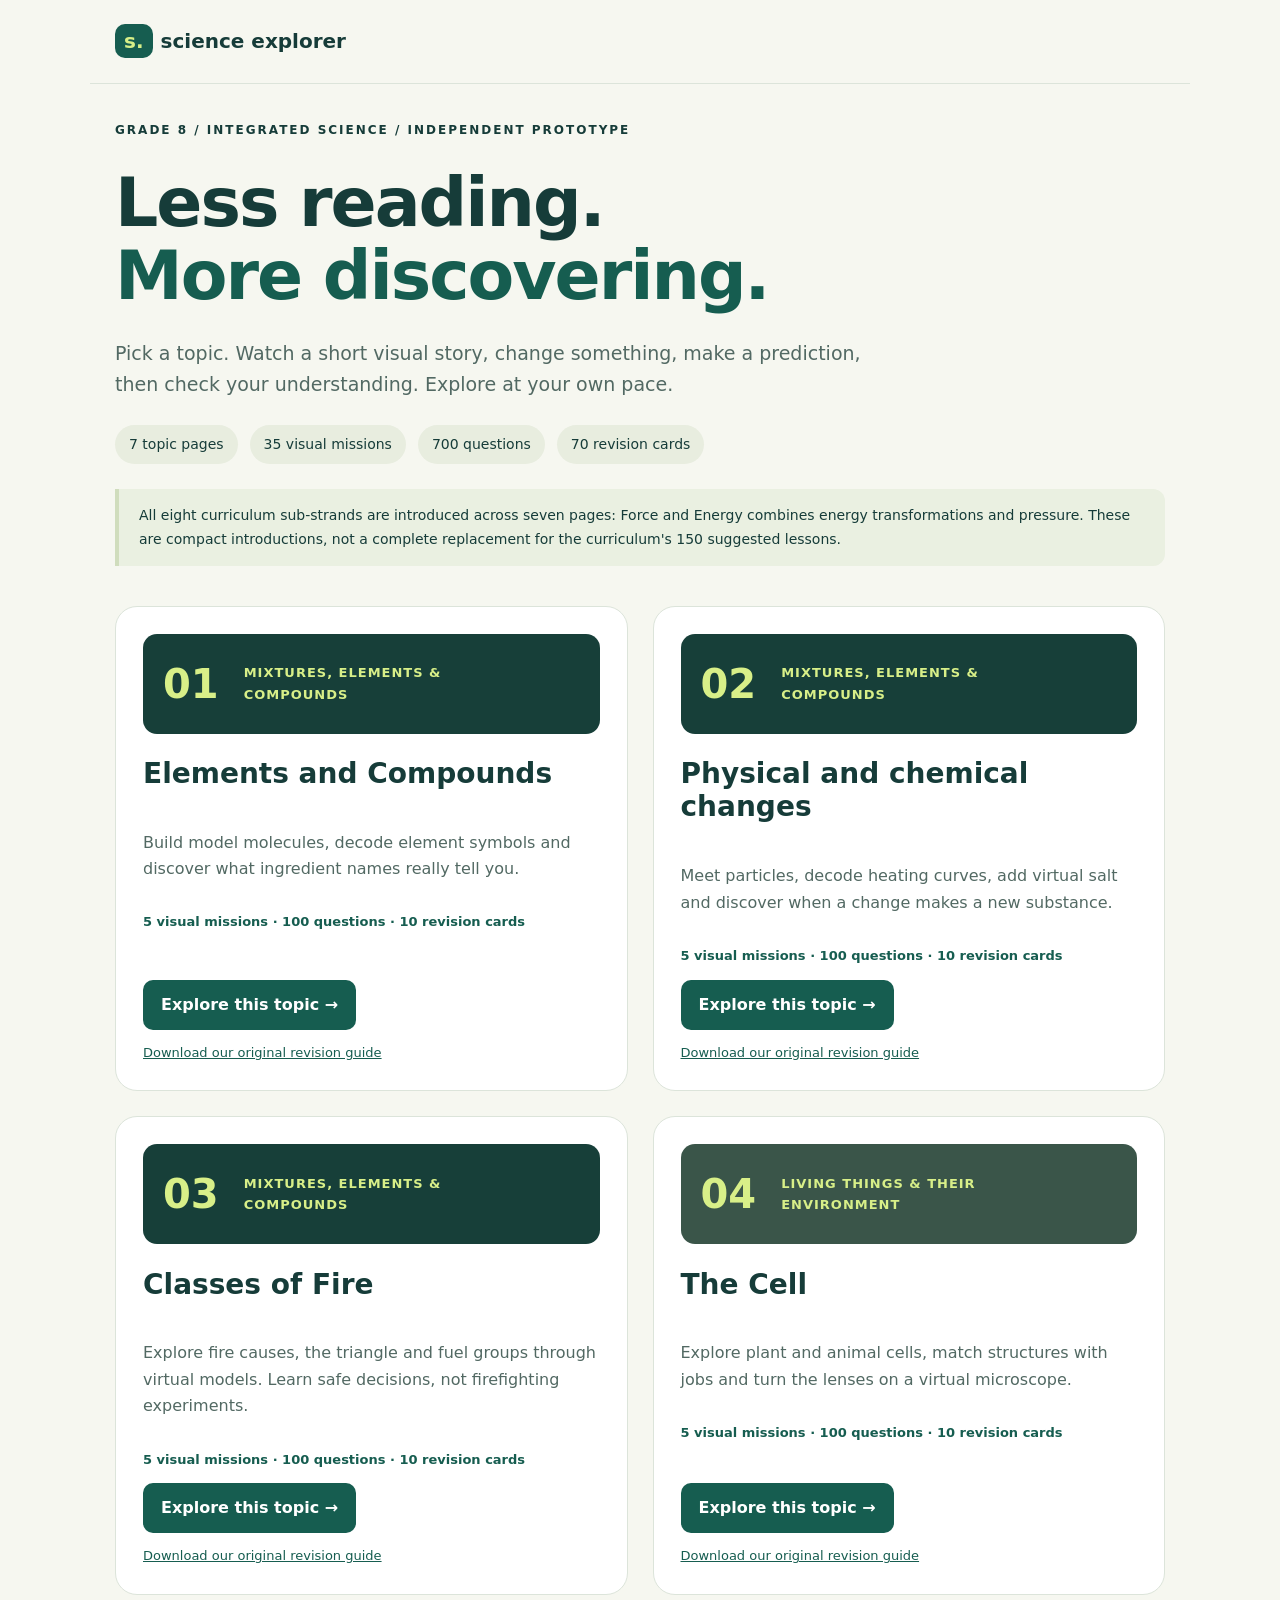
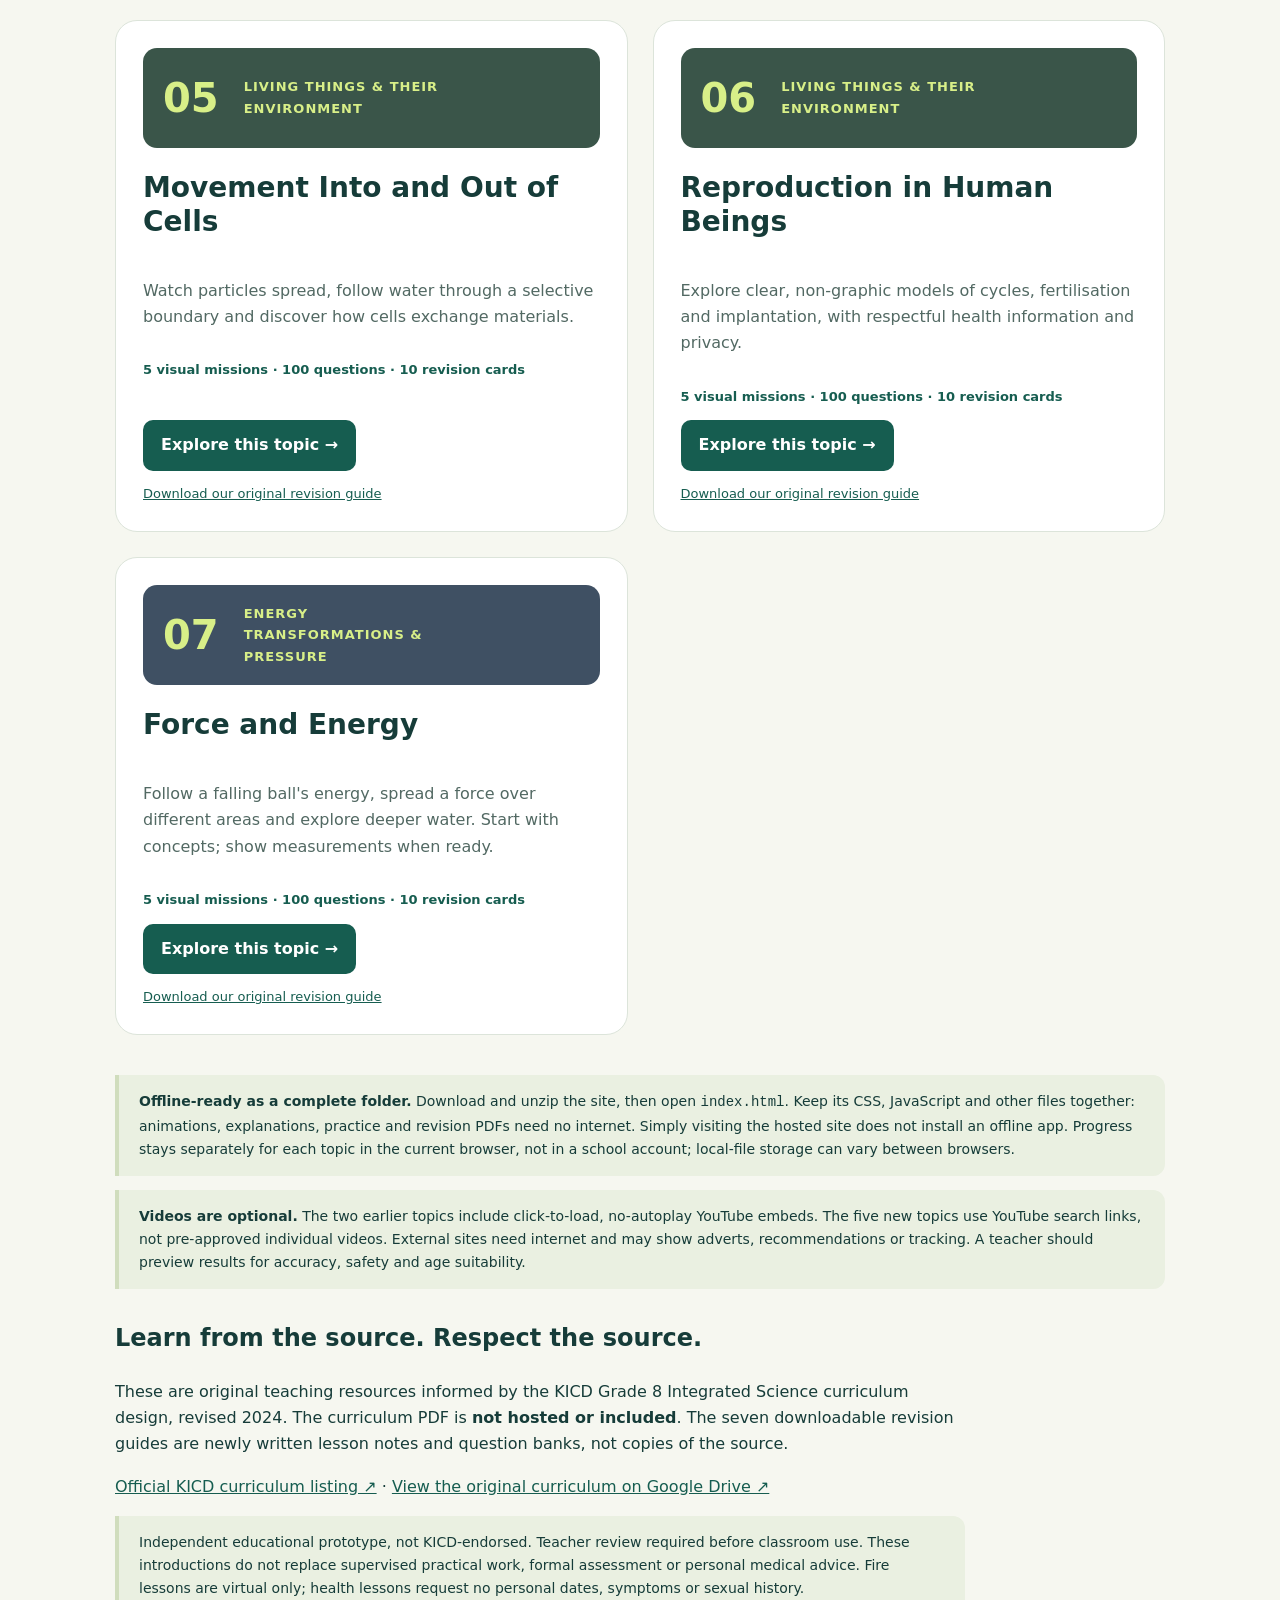
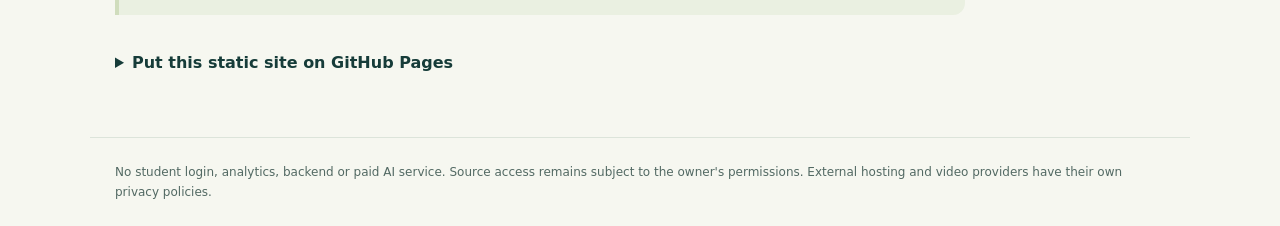
<file: index.html>
<!doctype html>
<html lang="en">
<head>
<meta charset="utf-8">
<meta name="viewport" content="width=device-width, initial-scale=1">
<meta name="description" content="Seven original Grade 8 science topic pages: 35 visual missions, 700 practice questions and seven revision guides. Source curriculum linked, not redistributed.">
<title>Science Explorer | Choose your next discovery</title>
<style>
:root{color-scheme:light}*{box-sizing:border-box}body{margin:0;background:#f6f7f0;color:#163c39;font:16px/1.65 system-ui,-apple-system,"Segoe UI",sans-serif}main,header,footer{max-width:1100px;margin:auto;padding:25px}header{border-bottom:1px solid #dce4da;font-size:20px;font-weight:850}header span{background:#165d50;color:#d8ef88;border-radius:10px;padding:5px 9px;margin-right:8px}.eyebrow{font-size:12px;letter-spacing:2px;font-weight:800;text-transform:uppercase}h1{font-size:clamp(40px,6vw,68px);line-height:1.08;letter-spacing:-2px;max-width:800px;margin:25px 0}h1 em{color:#165d50;font-style:normal}.intro{font-size:19px;color:#526963;max-width:760px}.topics{display:grid;grid-template-columns:1fr 1fr;gap:25px;margin:40px 0}article{background:white;border:1px solid #dce4da;border-radius:22px;padding:27px;display:flex;flex-direction:column}article h2{font-size:28px;line-height:1.2}article p{color:#526963}.art{height:100px;display:flex;align-items:center;gap:25px;padding:20px;background:#173f39;color:#d8ef88;border-radius:14px}.art strong{font-size:40px;line-height:1}.art span{max-width:210px;font-size:13px;font-weight:700;letter-spacing:1px;text-transform:uppercase}.art.life{background:#3a5549}.art.energy{background:#3f5063}a{color:#165d50}a:focus-visible{outline:3px solid #bd5a20;outline-offset:4px}.button{background:#165d50;color:white;text-decoration:none;padding:12px 18px;border-radius:10px;font-weight:700;display:inline-block;margin-top:auto;align-self:start}.meta{font-size:13px;font-weight:650;color:#165d50}.note{border-left:4px solid #d0ddbd;padding:15px 20px;background:#eaf0e1;border-radius:0 12px 12px 0;font-size:14px}.download{font-size:13px;margin-top:12px}footer{border-top:1px solid #dce4da;font-size:12px;color:#526963}.sources{margin:30px 0}.sources p{max-width:850px}.totals{display:flex;gap:12px;flex-wrap:wrap;margin:25px 0}.totals span{background:#e8eddf;padding:8px 14px;border-radius:20px;font-size:14px}.deploy{margin:35px 0}summary{cursor:pointer;font-weight:700}code{overflow-wrap:anywhere}@media(max-width:700px){.topics{grid-template-columns:1fr}main,header,footer{padding:20px}}
</style>
</head>
<body>
<header><span aria-hidden="true">s.</span>science explorer</header>
<main>
<p class="eyebrow">Grade 8 / Integrated Science / independent prototype</p>
<h1>Less reading.<br><em>More discovering.</em></h1>
<p class="intro">Pick a topic. Watch a short visual story, change something, make a prediction, then check your understanding. Explore at your own pace.</p>
<div class="totals"><span>7 topic pages</span><span>35 visual missions</span><span>700 questions</span><span>70 revision cards</span></div>
<p class="note">All eight curriculum sub-strands are introduced across seven pages: Force and Energy combines energy transformations and pressure. These are compact introductions, not a complete replacement for the curriculum's 150 suggested lessons.</p>
<div class="topics">
<article>
<div class="art " aria-hidden="true"><strong>01</strong><span>Mixtures, elements &amp; compounds</span></div>
<h2>Elements and Compounds</h2><p>Build model molecules, decode element symbols and discover what ingredient names really tell you.</p>
<p class="meta">5 visual missions &middot; 100 questions &middot; 10 revision cards</p>
<a class="button" href="elements-compounds.html">Explore this topic &rarr;</a>
<a class="download" href="elements-compounds-lesson.pdf" download>Download our original revision guide</a>
</article>
<article>
<div class="art " aria-hidden="true"><strong>02</strong><span>Mixtures, elements &amp; compounds</span></div>
<h2>Physical and chemical changes</h2><p>Meet particles, decode heating curves, add virtual salt and discover when a change makes a new substance.</p>
<p class="meta">5 visual missions &middot; 100 questions &middot; 10 revision cards</p>
<a class="button" href="science-explorer.html">Explore this topic &rarr;</a>
<a class="download" href="science-lesson.pdf" download>Download our original revision guide</a>
</article>
<article>
<div class="art " aria-hidden="true"><strong>03</strong><span>Mixtures, elements &amp; compounds</span></div>
<h2>Classes of Fire</h2><p>Explore fire causes, the triangle and fuel groups through virtual models. Learn safe decisions, not firefighting experiments.</p>
<p class="meta">5 visual missions &middot; 100 questions &middot; 10 revision cards</p>
<a class="button" href="classes-of-fire.html">Explore this topic &rarr;</a>
<a class="download" href="classes-of-fire-lesson.pdf" download>Download our original revision guide</a>
</article>
<article>
<div class="art life" aria-hidden="true"><strong>04</strong><span>Living things &amp; their environment</span></div>
<h2>The Cell</h2><p>Explore plant and animal cells, match structures with jobs and turn the lenses on a virtual microscope.</p>
<p class="meta">5 visual missions &middot; 100 questions &middot; 10 revision cards</p>
<a class="button" href="the-cell.html">Explore this topic &rarr;</a>
<a class="download" href="the-cell-lesson.pdf" download>Download our original revision guide</a>
</article>
<article>
<div class="art life" aria-hidden="true"><strong>05</strong><span>Living things &amp; their environment</span></div>
<h2>Movement Into and Out of Cells</h2><p>Watch particles spread, follow water through a selective boundary and discover how cells exchange materials.</p>
<p class="meta">5 visual missions &middot; 100 questions &middot; 10 revision cards</p>
<a class="button" href="diffusion-osmosis.html">Explore this topic &rarr;</a>
<a class="download" href="diffusion-osmosis-lesson.pdf" download>Download our original revision guide</a>
</article>
<article>
<div class="art life" aria-hidden="true"><strong>06</strong><span>Living things &amp; their environment</span></div>
<h2>Reproduction in Human Beings</h2><p>Explore clear, non-graphic models of cycles, fertilisation and implantation, with respectful health information and privacy.</p>
<p class="meta">5 visual missions &middot; 100 questions &middot; 10 revision cards</p>
<a class="button" href="human-reproduction.html">Explore this topic &rarr;</a>
<a class="download" href="human-reproduction-lesson.pdf" download>Download our original revision guide</a>
</article>
<article>
<div class="art energy" aria-hidden="true"><strong>07</strong><span>Energy transformations &amp; pressure</span></div>
<h2>Force and Energy</h2><p>Follow a falling ball&#x27;s energy, spread a force over different areas and explore deeper water. Start with concepts; show measurements when ready.</p>
<p class="meta">5 visual missions &middot; 100 questions &middot; 10 revision cards</p>
<a class="button" href="force-energy.html">Explore this topic &rarr;</a>
<a class="download" href="force-energy-lesson.pdf" download>Download our original revision guide</a>
</article>
</div>
<p class="note"><strong>Offline-ready as a complete folder.</strong> Download and unzip the site, then open <code>index.html</code>. Keep its CSS, JavaScript and other files together: animations, explanations, practice and revision PDFs need no internet. Simply visiting the hosted site does not install an offline app. Progress stays separately for each topic in the current browser, not in a school account; local-file storage can vary between browsers.</p>
<p class="note"><strong>Videos are optional.</strong> The two earlier topics include click-to-load, no-autoplay YouTube embeds. The five new topics use YouTube search links, not pre-approved individual videos. External sites need internet and may show adverts, recommendations or tracking. A teacher should preview results for accuracy, safety and age suitability.</p>
<section class="sources">
<h2>Learn from the source. Respect the source.</h2>
<p>These are original teaching resources informed by the KICD Grade 8 Integrated Science curriculum design, revised 2024. The curriculum PDF is <strong>not hosted or included</strong>. The seven downloadable revision guides are newly written lesson notes and question banks, not copies of the source.</p>
<p><a href="https://kicd.ac.ke/cbc-materials/curriculum-designs/grade-eight-designs/#category10" target="_blank" rel="noopener noreferrer">Official KICD curriculum listing &nearr;</a> &middot; <a href="https://drive.google.com/file/d/1RpqZRmeMywbc1Tya0_x-tNJBs75Gy0-v/view" target="_blank" rel="noopener noreferrer">View the original curriculum on Google Drive &nearr;</a></p>
<p class="note">Independent educational prototype, not KICD-endorsed. Teacher review required before classroom use. These introductions do not replace supervised practical work, formal assessment or personal medical advice. Fire lessons are virtual only; health lessons request no personal dates, symptoms or sexual history.</p>
</section>
<details class="deploy"><summary>Put this static site on GitHub Pages</summary><p>Unzip the deployment bundle and upload its contents to your repository, with <code>index.html</code> at the root rather than inside another folder. In repository Settings &gt; Pages, choose Deploy from a branch, select your branch and the root folder, then save. Use GitHub's published Pages URL once deployment finishes. No build command, server or API key is needed. The free Pages option is available for public repositories.</p><p>Keep all generated <code>science-*.css</code> and <code>science-*.js</code> files from the same bundle as the HTML. Their versioned filenames allow browsers to reuse shared files between topics while picking up updates.</p></details>
</main>
<footer>No student login, analytics, backend or paid AI service. Source access remains subject to the owner's permissions. External hosting and video providers have their own privacy policies.</footer>
</body>
</html>
</file>
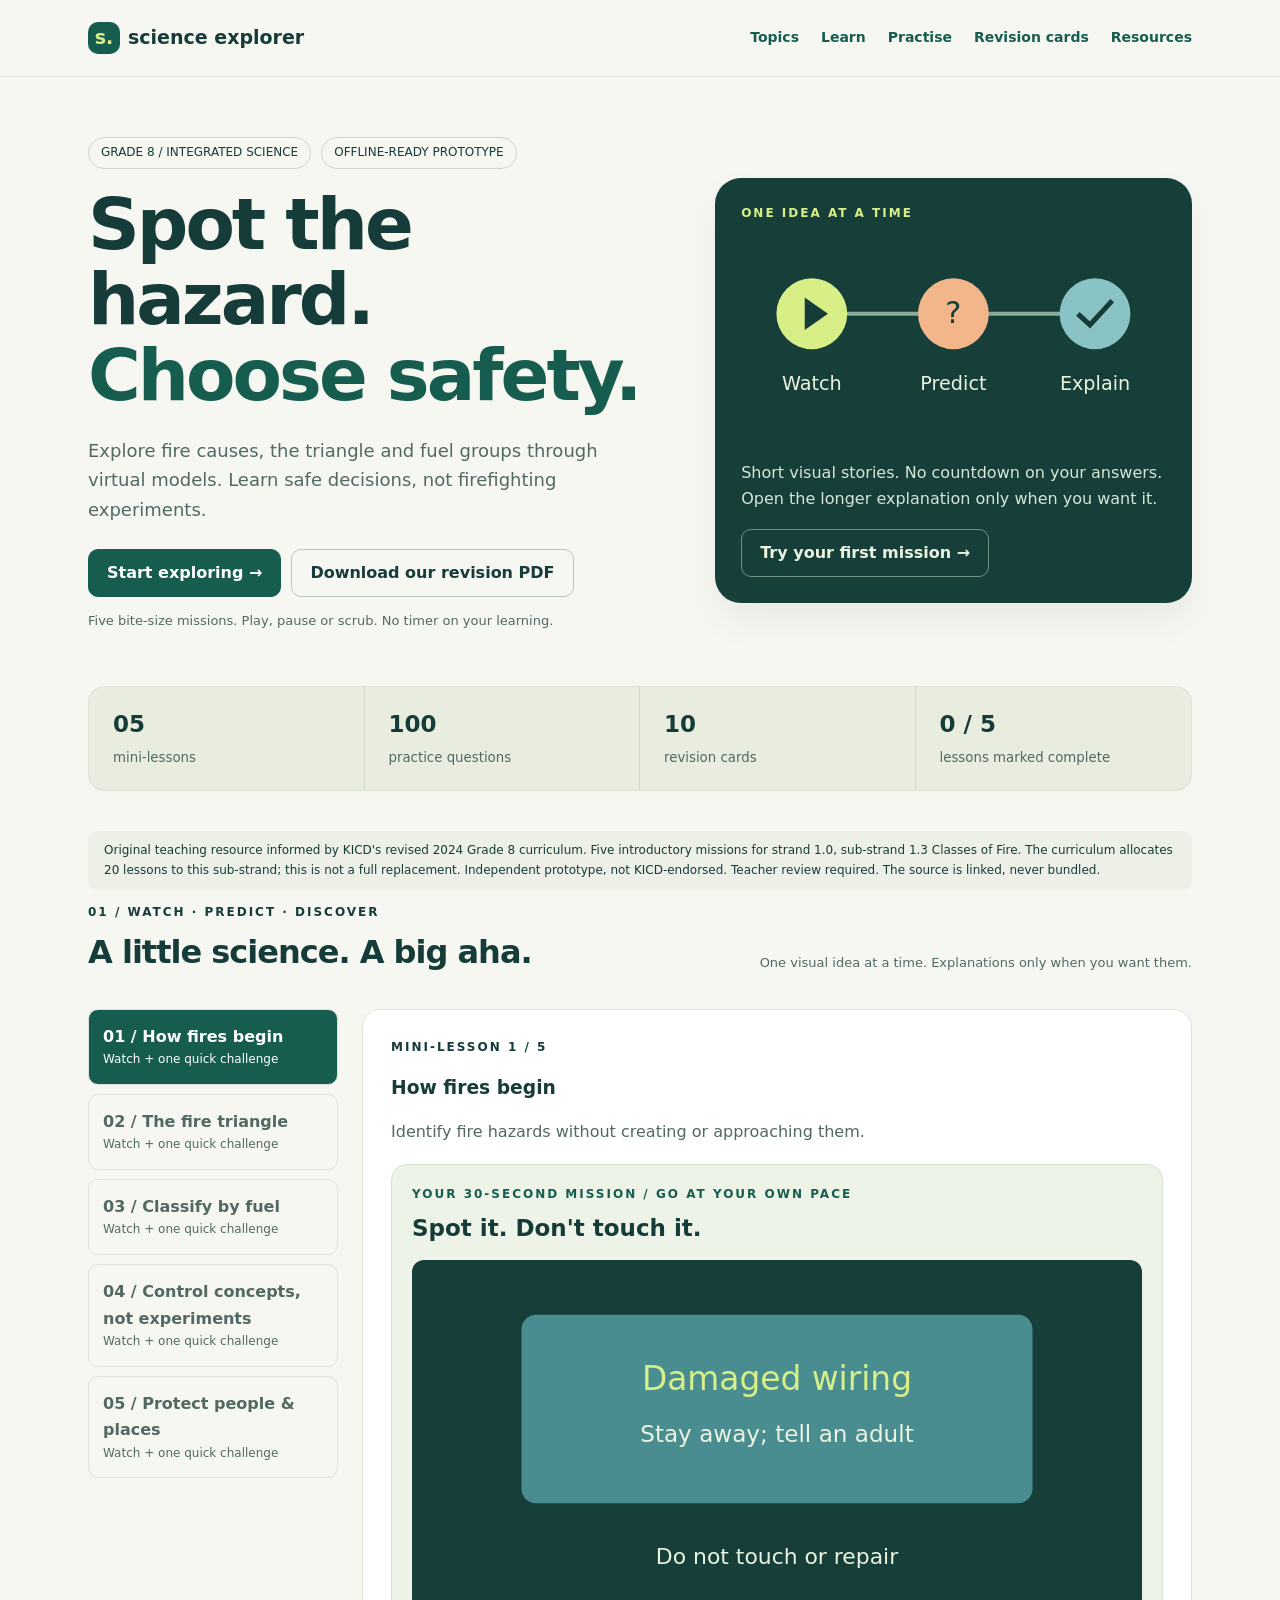
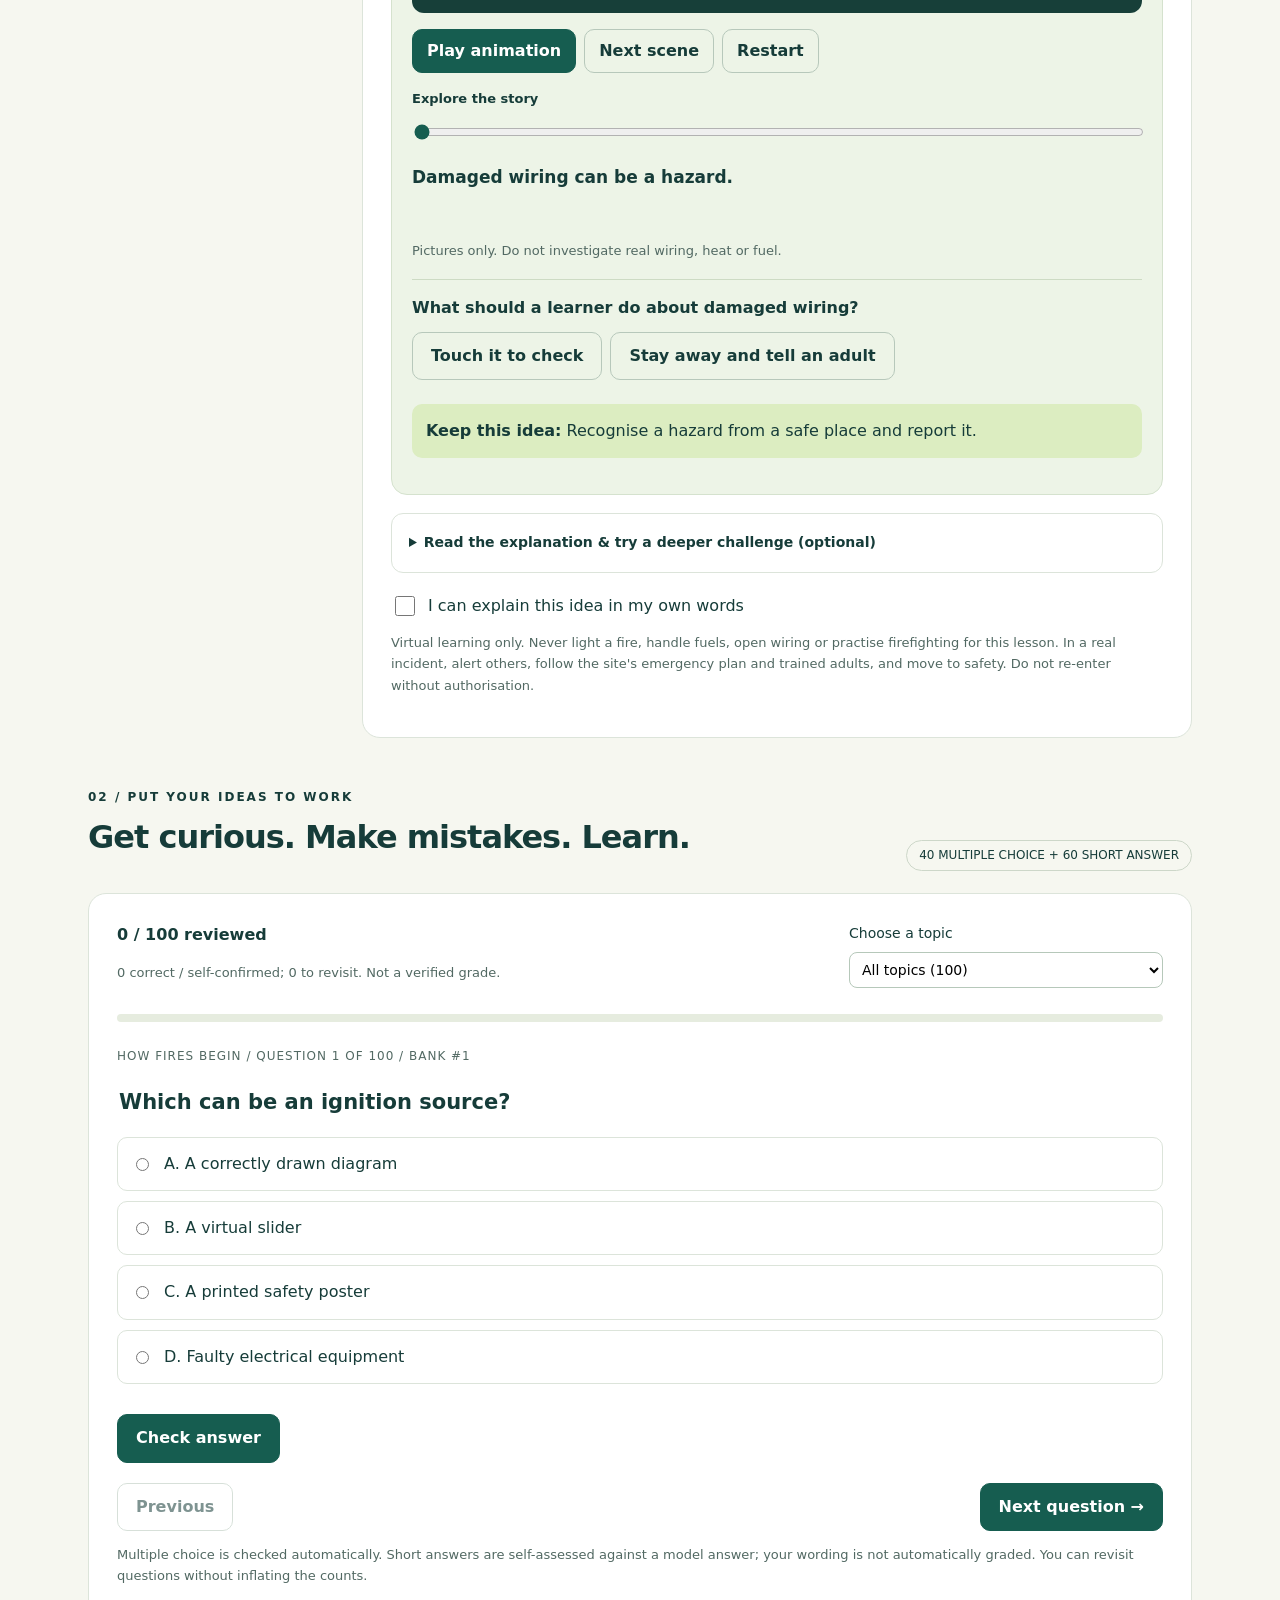
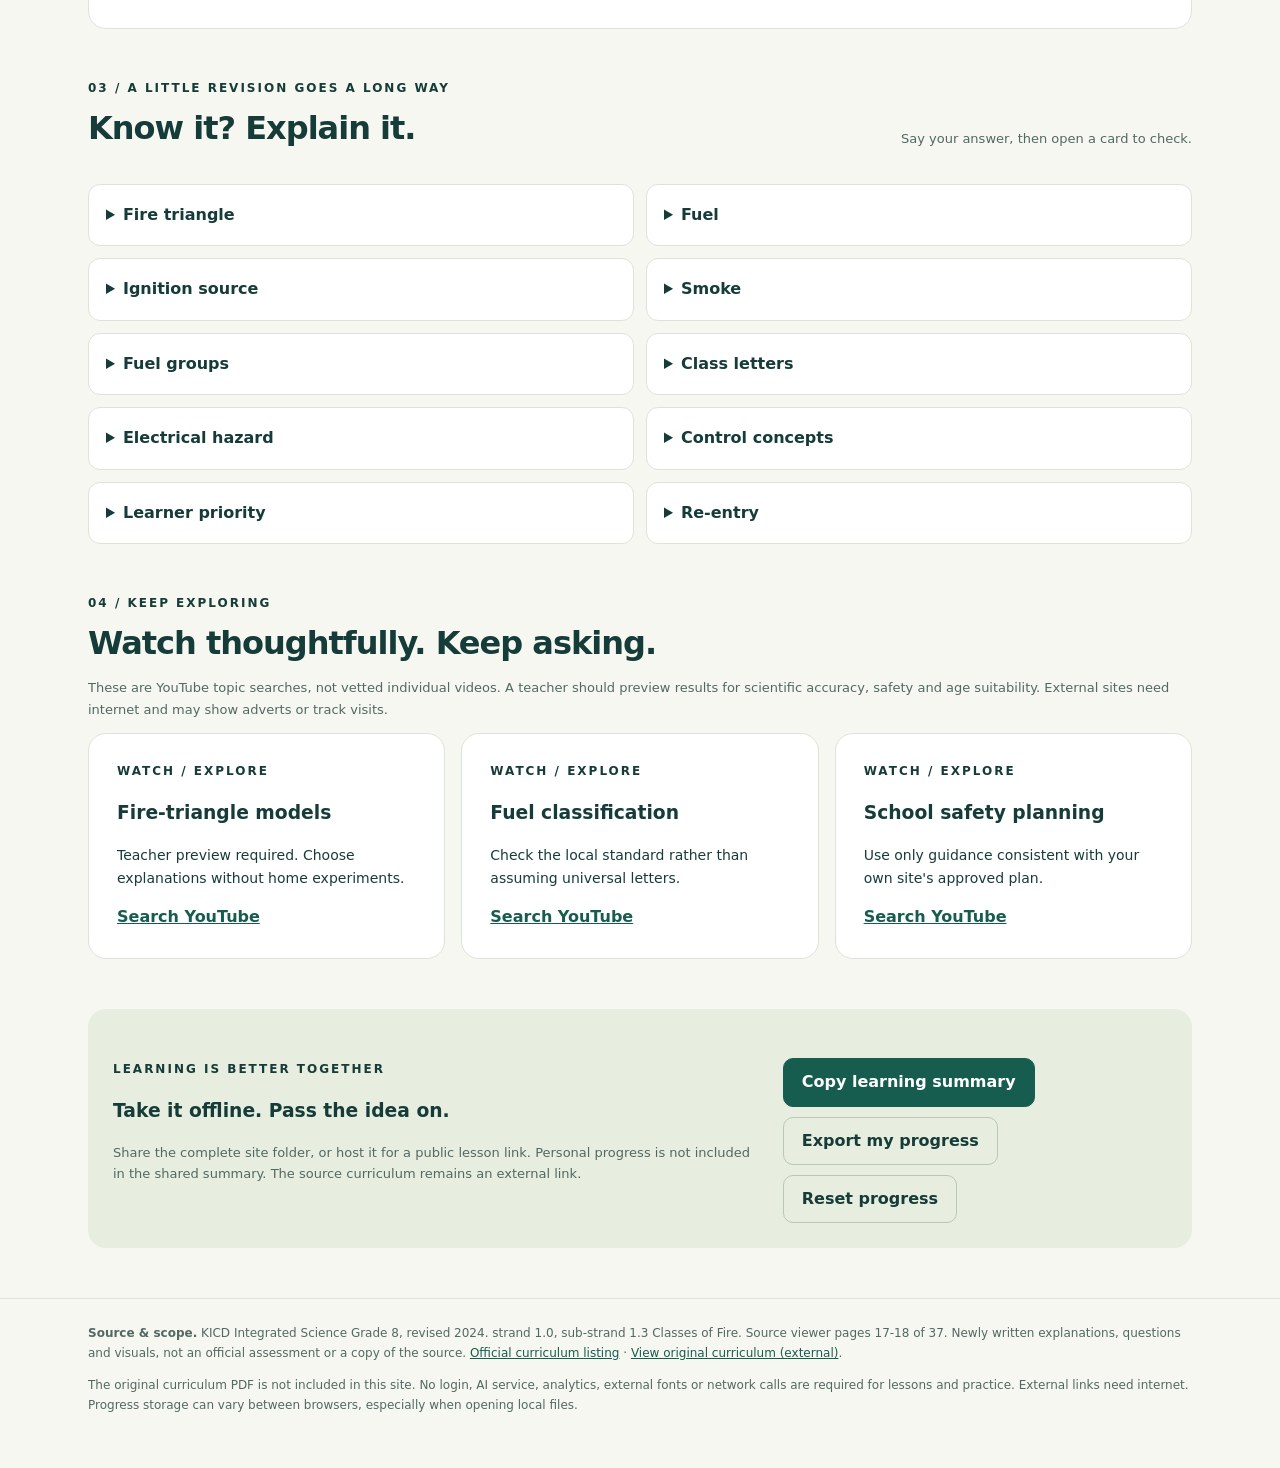
<file: classes-of-fire.html>
<!doctype html>
<html lang="en">
<head>
<meta charset="utf-8">
<meta name="viewport" content="width=device-width, initial-scale=1">
<meta name="description" content="An original Grade 8 science topic with visual models, revision cards and 100 practice questions. Works offline when the complete folder is downloaded.">
<title>Science Explorer | Classes of Fire</title>
<link rel="stylesheet" href="science-408cf9ba4911.css">
</head>
<body>
<a href="#main" class="skip">Skip to content</a>
<header><div class="wrap header"><a class="brand" href="index.html"><span aria-hidden="true">s.</span>science explorer</a><nav aria-label="Main navigation"><a href="index.html">Topics</a><a href="#learn">Learn</a><a href="#practice">Practise</a><a href="#cards">Revision cards</a><a href="#resources">Resources</a></nav></div></header>
<main id="main" class="wrap">
<div class="hero">
<div><div class="pills"><span class="pill">GRADE 8 / INTEGRATED SCIENCE</span><span class="pill">OFFLINE-READY PROTOTYPE</span></div>
<h1 id="hero-heading">Small particles.<br><em>Big changes.</em></h1>
<p class="lead" id="hero-lead">Less reading. More &ldquo;oh, now I get it.&rdquo; Watch tiny science stories, make a prediction, then try it yourself.</p>
<div class="actions"><a class="button" href="#learn">Start exploring &rarr;</a><a class="button secondary" id="pdf-link" href="classes-of-fire-lesson.pdf" download>Download our revision PDF</a></div>
<p class="small muted">Five bite-size missions. Play, pause or scrub. No timer on your learning.</p></div>
<div class="lab" id="particle-hero"><div class="eyebrow">The particle playground</div><svg id="particle-model" viewBox="0 0 350 220" role="img" aria-labelledby="particle-title"><title id="particle-title">Simplified model of particles in a solid</title><rect x="22" y="12" width="306" height="196" rx="18" fill="none" stroke="#719286" stroke-dasharray="5 6"/><g id="particles" class="solid"></g></svg><div class="state-buttons" aria-label="Choose a state of matter"><button data-state="solid" aria-pressed="true">Solid</button><button data-state="liquid" aria-pressed="false">Liquid</button><button data-state="gas" aria-pressed="false">Gas</button></div><p id="state-description" aria-live="polite"></p><button id="motion" class="secondary small" style="color:#e4eedf;border-color:#719286;padding:5px 10px" aria-pressed="false">Pause motion</button></div>
<div class="lab" id="energy-hero" hidden><div class="eyebrow">Energy changes. Ideas click.</div><svg viewBox="0 0 420 220" role="img" aria-labelledby="energy-hero-title"><title id="energy-hero-title">Sunlight transfers energy to a solar panel, supplying a lamp that gives out light and transfers energy as heat.</title><circle cx="65" cy="90" r="32" fill="#d8ef88"/><path d="M110 90H150M270 90H310" stroke="#d8ef88" stroke-width="4"/><path d="M140 80L150 90L140 100M300 80L310 90L300 100" fill="none" stroke="#d8ef88" stroke-width="4"/><rect x="165" y="55" width="90" height="65" rx="8" fill="#498d91"/><path d="M195 55V120M225 55V120M165 87H255" stroke="#bce0ce" stroke-width="2"/><circle cx="355" cy="85" r="25" fill="#f2b68a"/><path d="M344 113H366M344 121H366" stroke="#f2b68a" stroke-width="5"/><g fill="#eaf3df" font-size="17" text-anchor="middle"><text x="65" y="155">Sunlight</text><text x="210" y="155">Solar panel</text><text x="355" y="155">Lamp</text><text x="210" y="202">Light + warming surroundings</text></g></svg><p class="small">Follow an energy transfer. Change a contact area. Explore deeper water. All without a real-world hazard.</p><a class="button secondary" style="color:#eaf3df;border-color:#719286" href="#learn">Enter the virtual lab &rarr;</a></div>
<div class="lab" id="topic-hero" hidden><div class="eyebrow">One idea at a time</div><svg viewBox="0 0 420 200" role="img" aria-labelledby="topic-hero-title"><title id="topic-hero-title">Watch, predict and explain at your own pace.</title><path d="M80 80H340" stroke="#88ac95" stroke-width="4"/><circle cx="70" cy="80" r="35" fill="#d8ef88"/><circle cx="210" cy="80" r="35" fill="#f2b68a"/><circle cx="350" cy="80" r="35" fill="#89c3c6"/><path d="M63 64L86 80L63 96Z" fill="#163c39"/><text x="210" y="89" text-anchor="middle" fill="#163c39" font-size="30">?</text><path d="M333 80L345 91L367 67" stroke="#163c39" stroke-width="5" fill="none"/><g text-anchor="middle" fill="#eaf3df" font-size="19"><text x="70" y="155">Watch</text><text x="210" y="155">Predict</text><text x="350" y="155">Explain</text></g></svg><p>Short visual stories. No countdown on your answers. Open the longer explanation only when you want it.</p><a class="button secondary" href="#learn" style="color:#eaf3df;border-color:#719286">Try your first mission &rarr;</a></div>
</div>
<div class="stats"><div><strong>05</strong><small>mini-lessons</small></div><div><strong>100</strong><small>practice questions</small></div><div><strong>10</strong><small>revision cards</small></div><div><strong id="completed-count">0 / 5</strong><small>lessons marked complete</small></div></div>
<p class="notice" id="scope-note">Original teaching material informed by KICD's revised 2024 curriculum. Independent prototype, not KICD-endorsed. Teacher review required. This is a compact introduction to a 22-lesson sub-strand, not the complete course. The source curriculum is linked, not redistributed.</p>
<p id="storage-status" class="small" role="status"></p>
<section id="learn"><div class="section-top"><div><div class="eyebrow">01 / Watch &middot; predict &middot; discover</div><h2>A little science. A big aha.</h2></div><p class="muted small">One visual idea at a time. Explanations only when you want them.</p></div>
<div class="layout"><div id="route" class="route" aria-label="Choose a mini-lesson"></div><article class="panel" id="lesson-content" aria-labelledby="lesson-title"><div class="eyebrow" id="lesson-number"></div><h3 id="lesson-title"></h3><p class="muted" id="lesson-goal"></p>
<div class="mission">
<div class="eyebrow">Your 30-second mission / go at your own pace</div><h4 id="mission-title"></h4>
<div class="mission-stage" id="mission-stage"><svg id="mission-svg" viewBox="0 0 600 290" role="img" aria-labelledby="mission-svg-title mission-svg-description"><title id="mission-svg-title"></title><desc id="mission-svg-description"></desc><g id="mission-art"></g></svg></div>
<div class="mission-controls"><button id="mission-play" aria-pressed="false">Play animation</button><button id="mission-step" class="secondary">Next scene</button><button id="mission-restart" class="secondary">Restart</button></div>
<label class="timeline" for="mission-timeline">Explore the story <input type="range" min="0" max="100" step="1" value="0" id="mission-timeline" aria-valuetext="Start of the story"></label>
<label class="salt-control" id="salt-control" hidden><input type="checkbox" id="add-salt" checked> Add dissolved salt to the right-hand water</label>
<div id="scene-controls" hidden><label class="timeline" for="scene-choice">Change the model <select id="scene-choice"></select></label></div>
<div id="energy-control" hidden><label class="timeline" for="energy-example">Choose an energy story <select id="energy-example"><option value="fall">Falling ball</option><option value="torch">Battery-powered torch</option></select></label></div>
<div id="solid-controls" hidden><label class="timeline" for="contact-force">Downward push: <output id="force-value">Medium</output><input id="contact-force" type="range" min="20" max="100" step="20" value="40"></label><label class="timeline" for="contact-area">Contact surface: <output id="area-value">Medium</output><input id="contact-area" type="range" min="20" max="100" step="20" value="40"></label></div>
<div id="measurement-controls" hidden><label class="salt-control"><input type="checkbox" id="show-measurements"> Show measurements (optional)</label><p class="small muted">Force is measured in newtons. Pressure is force spread over an area, measured in pascals or kilopascals (kPa).</p></div>
<div id="liquid-controls" hidden><label class="timeline" for="probe-depth">Move both probes deeper: <input id="probe-depth" type="range" min="0" max="100" step="1" value="50" aria-valuetext="Mid-depth"></label></div>
<p id="mission-caption" class="caption"></p><p id="mission-caveat" class="small muted"></p>
<div class="prediction"><p><strong id="prediction-question"></strong></p><div id="prediction-options"></div><p id="prediction-result" class="mission-result" role="status"></p></div>
<p class="takeaway"><strong>Keep this idea:</strong> <span id="mission-takeaway"></span></p>
</div>
<details class="reading" id="lesson-details"><summary>Read the explanation &amp; try a deeper challenge (optional)</summary><div id="lesson-text"></div>
<div id="heating-visual" hidden><svg class="curve" viewBox="0 0 650 300" role="img" aria-labelledby="curve-title curve-desc"><title id="curve-title">Ideal heating curve for pure water at constant standard atmospheric pressure</title><desc id="curve-desc">Temperature rises in ice, is steady at zero degrees Celsius during melting, rises in liquid, is steady at one hundred degrees Celsius during boiling, then rises in gas. Energy supplied increases along the horizontal axis.</desc><path d="M65 20V255H625" stroke="#547268" fill="none" stroke-width="2"/><path d="M75 240L160 205H250L390 85H495L590 35" stroke="#166453" stroke-width="4" fill="none"/><g fill="#163c39" font-size="13"><text x="15" y="208">0 C</text><text x="5" y="88">100 C</text><text x="165" y="229">Melting</text><text x="400" y="109">Boiling</text><text x="90" y="185">Solid</text><text x="285" y="180">Liquid</text><text x="535" y="100">Gas</text><text x="280" y="285">Energy supplied (schematic)</text><text transform="translate(20,170) rotate(-90)">Temperature</text></g></svg><p class="small muted">Not measured data or drawn to scale. Plateau lengths are illustrative. C denotes degrees Celsius.</p></div>
<div class="challenge"><h3>Think it through</h3><p id="challenge"></p></div></details><label class="check"><input id="lesson-complete" type="checkbox"> I can explain this idea in my own words</label>
<p class="small muted" id="safety-note"><strong>Virtual lab only.</strong> No flames, hot liquids or tasting. Real heating investigations need a teacher.</p></article></div></section>
<section id="practice"><div class="section-top"><div><div class="eyebrow">02 / Put your ideas to work</div><h2>Get curious. Make mistakes. Learn.</h2></div><span class="pill">40 MULTIPLE CHOICE + 60 SHORT ANSWER</span></div>
<div class="panel"><div class="quiz-head"><div><strong id="practice-summary">0 / 100 reviewed</strong><p class="muted small" id="score-summary">Progress stays in this browser.</p></div><label>Choose a topic<select id="topic-filter"><option value="all">All topics (100)</option></select></label></div><div class="bar" role="progressbar" aria-label="Questions reviewed" aria-valuemin="0" aria-valuemax="100" aria-valuenow="0" id="quiz-progress"><span id="quiz-bar"></span></div><p class="qmeta" id="question-meta"></p>
<form id="quiz-form"><fieldset><legend id="question-prompt"></legend><div id="answer-area"></div></fieldset><button type="submit" id="check-answer">Check answer</button><button type="button" id="reveal-answer" hidden>Reveal model answer</button></form>
<div id="feedback" aria-live="polite" hidden></div><button id="retry-question" class="secondary" hidden>Try this question again</button><div id="self-mark" class="actions" hidden><button id="self-correct">My explanation matched</button><button class="secondary" id="self-review">I need more practice</button></div>
<div class="quiz-footer"><button id="previous-question" class="secondary">Previous</button><button id="next-question">Next question &rarr;</button></div>
<p class="small muted">Multiple choice is checked automatically. Short answers are self-assessed against a model answer; your wording is not automatically graded. You can revisit questions without inflating the counts.</p></div></section>
<section id="cards"><div class="section-top"><div><div class="eyebrow">03 / A little revision goes a long way</div><h2>Know it? Explain it.</h2></div><p class="small muted">Say your answer, then open a card to check.</p></div><div class="cards" id="flashcards"></div></section>
<section id="resources"><div class="eyebrow">04 / Keep exploring</div><h2 id="resources-title">A video break, with a purpose.</h2>
<div class="panel video-layout"><div><span class="pill">OPTIONAL / INTERNET NEEDED</span><h3 id="video-title">Boiling Point Demo Video - Water vs Salt Water</h3><p class="small muted" id="video-credit">Matthew Robinson / Holly Grove Middle School</p><p id="video-prompt">Before watching: predict which sample has the higher boiling temperature. Then look for the thermometer evidence.</p><div class="video-controls"><button id="load-video">Load YouTube video</button><button id="unload-video" class="secondary" hidden>Close video</button></div><p class="small"><a id="video-link" href="https://www.youtube.com/watch?v=ym1ggwU3lDY" target="_blank" rel="noopener noreferrer">Watch on YouTube instead &nearr;</a></p><details><summary id="alternate-video-heading">Try a short explanation instead</summary><p class="small" id="alternate-video-note">The Science Classroom: Boiling Point Elevation. Includes extension vocabulary beyond this introductory lesson.</p><button id="select-short" class="secondary">Choose the Short</button><button id="select-demo" class="secondary">Choose the classroom demo</button></details></div>
<div><div class="video-box" id="video-box"><p>Videos load only when you choose.<br>No autoplay. No video download.</p></div><p class="small muted" id="video-status" role="status">Loading contacts YouTube. External videos may contain adverts or tracking. Embedded playback may be blocked in local files; the YouTube link remains available.</p></div></div>
<p class="small muted">Video titles and publishers were checked against YouTube metadata, not fully reviewed for classroom suitability. A teacher should review the videos and any search results first. All five built-in animations work without internet.</p>
<div class="resources" id="search-resources"><article class="panel"><div class="eyebrow">Watch / particles</div><h3>A world in motion</h3><p>Look for an animation that compares solid, liquid and gas particles without changing particle size.</p><a href="https://www.youtube.com/results?search_query=states+of+matter+particle+model+secondary+science" target="_blank" rel="noopener noreferrer">Search YouTube &nearr;</a></article><article class="panel"><div class="eyebrow">Watch / energy</div><h3>Decode a heating curve</h3><p>Look for an explanation of energy transfer during the flat sections, and check its pressure assumptions.</p><a href="https://www.youtube.com/results?search_query=heating+cooling+curves+changes+of+state+science" target="_blank" rel="noopener noreferrer">Search YouTube &nearr;</a></article><article class="panel"><div class="eyebrow">Watch / changes</div><h3>New shape or new substance?</h3><p>Choose an explanation that does not rely on reversibility as the only classification test.</p><a href="https://www.youtube.com/results?search_query=physical+chemical+changes+new+substances+science" target="_blank" rel="noopener noreferrer">Search YouTube &nearr;</a></article></div></section>
<div id="external-reading" class="notice" hidden></div>
<section class="bottom"><div><div class="eyebrow">Learning is better together</div><h3>Take it offline. Pass the idea on.</h3><p class="small muted">Share the complete site folder, or host it for a public lesson link. Personal progress is not included in the shared summary. The source curriculum remains an external link.</p></div><div class="actions"><button id="share">Copy learning summary</button><button id="export" class="secondary">Export my progress</button><button id="reset" class="secondary">Reset progress</button></div></section><p id="action-status" role="status" class="small"></p>
</main>
<footer><div class="wrap"><strong>Source & scope.</strong> <span id="source-reference">KICD Integrated Science Grade 8, revised 2024, strand 1.0 / sub-strand 1.2, printed curriculum pages 3-4. Source viewer pages 15-16 of 37; assessment rubric on viewer page 19. Lesson text and questions are original, curriculum-informed material. Not a complete 22-lesson programme or an official assessment.</span> <a href="https://kicd.ac.ke/cbc-materials/curriculum-designs/grade-eight-designs/#category10" target="_blank" rel="noopener noreferrer">Official curriculum listing</a> &middot; <a href="https://drive.google.com/file/d/1RpqZRmeMywbc1Tya0_x-tNJBs75Gy0-v/view" target="_blank" rel="noopener noreferrer">View original curriculum (external)</a>.<p>The original curriculum PDF is not included in this site. No login, AI service, analytics, external fonts or network calls are required for lessons and practice. External links need internet. Progress storage can vary between browsers, especially when opening local files.</p></div></footer>
<noscript><p class="wrap callout">This interactive lesson needs JavaScript. Open the <a href="classes-of-fire-lesson.pdf">original printable lesson and all 100 questions</a> instead.</p></noscript>
<script>const DATA = {"units": [{"title": "How fires begin", "goal": "Identify fire hazards without creating or approaching them.", "text": ["Fire is a combustion process that can release heat and light. A hazard is something that could cause harm; risk also depends on the situation and exposure. Dry fuel near a heat source can create a fire risk.", "Possible ignition sources include lightning, unsafe cooking, faulty electrical equipment and careless handling of flames. A learner should identify a concern from a safe place and report it, not investigate live wiring or test whether something will burn.", "Fire can harm people, animals, buildings and habitats. A small-looking fire can grow quickly, and smoke can be dangerous even when flames are not close.", "The activities here are virtual. Never light a fire for this lesson, burn rubbish, open electrical equipment or approach a real fire. Follow your school's emergency plan and trained adults' instructions."], "challenge": "Describe one fire hazard in a picture and a safe way to report it without touching it."}, {"title": "The fire triangle", "goal": "Explain the roles of heat, fuel and oxygen in a simple fire model.", "text": ["The fire triangle is a simple model with three components: sufficient heat, fuel and oxygen. If a necessary component is removed, ordinary combustion cannot continue in the model.", "Fuel is the material that burns. Heat can bring a fuel to conditions where it ignites. Oxygen, usually from the air, supports ordinary combustion. Oxygen is not itself the fuel in this model.", "The model helps explain ideas such as cooling, separating fuel and limiting oxygen. These are scientific explanations, not directions for learners to fight a real fire.", "Some fires involve additional chemical complexities. Trained responders choose approved methods for the actual fuel and hazards. A learner's role is to alert others and move to safety as directed."], "challenge": "Use the virtual selector to remove a triangle component. Explain the model's result without trying it in real life."}, {"title": "Classify by fuel", "goal": "Recognise common fuel groups and the limits of class-letter systems.", "text": ["Fire classification helps responders recognise the burning material. Useful fuel groups include ordinary solid combustibles, flammable liquids, flammable gases, combustible metals and cooking oils or fats.", "Paper and wood are ordinary solid combustibles; petrol is a flammable liquid; a fuel gas is a gas hazard. Some metals can burn under suitable conditions. Hot cooking oil is not treated as an ordinary paper fire.", "Class letters vary across standards and countries. For example, the same letter can mean different things in different schemes. This lesson uses fuel names; a teacher should confirm the locally adopted class chart.", "Energised electrical equipment adds an electrical hazard and requires suitable approved response. Do not assume one universal letter or one extinguishing material fits every incident. Learners should not operate equipment in a real incident."], "challenge": "Sort picture cards by fuel name, then explain why guessing a class letter without a standard can be misleading."}, {"title": "Control concepts, not experiments", "goal": "Explain why trained responders match methods to hazards.", "text": ["Fire control aims to interrupt conditions that sustain combustion. Cooling addresses heat; separating fuel addresses fuel; some approved methods limit oxygen. These are conceptual categories rather than learner procedures.", "Using the wrong substance can make a fire worse or expose someone to electric shock, splashes or harmful fumes. Never put water on a cooking-oil fire or energised electrical equipment.", "An extinguisher's approved label describes its intended applications and limitations. Only appropriately trained people should decide whether it is safe to use equipment in an incident.", "For learners, the priority is alerting others and following the evacuation plan. Do not delay escape to film, collect belongings, experiment with a fire blanket or operate a suspected faulty appliance."], "challenge": "Explain why a single 'put water on every fire' rule is unsafe, without proposing a real firefighting attempt."}, {"title": "Protect people & places", "goal": "Plan clear, inclusive safety communication and evacuation behaviour.", "text": ["Uncontrolled fire can cause burns, smoke exposure, panic and damage to buildings and ecosystems. Emergency planning aims to protect people, including those who need assistance.", "Learn your school's alarm, designated routes and assembly arrangements through official instruction. During an incident, follow trained adults and the site plan; do not use a virtual map as a real building's evacuation route.", "At the assembly point, remain available for the school's checking process. Do not re-enter until authorised by responsible officials. Report someone missing to adults rather than going back yourself.", "A useful safety poster uses clear words and recognisable symbols, provides the school's approved instructions and avoids frightening or blaming people. Never stage a real fire to demonstrate a poster."], "challenge": "Draft a safe poster that tells learners how to recognise an alarm, whom to follow and where school instructions can be found."}], "questions": [{"id": 1, "unit": 0, "prompt": "Which can be an ignition source?", "answer": "Faulty electrical equipment", "explanation": "Electrical faults can generate dangerous heating or sparks.", "options": ["A correctly drawn diagram", "A virtual slider", "A printed safety poster", "Faulty electrical equipment"]}, {"id": 2, "unit": 0, "prompt": "What is a fire hazard?", "answer": "Something with the potential to cause fire-related harm", "explanation": "A hazard is a potential source of harm.", "options": ["Only a large flame", "A school timetable", "Something with the potential to cause fire-related harm", "A guarantee that a fire will occur"]}, {"id": 3, "unit": 0, "prompt": "What should a learner do about exposed damaged wiring?", "answer": "Stay away and tell a responsible adult", "explanation": "Live electrical equipment may cause shock and fire.", "options": ["Pour water on it", "Stay away and tell a responsible adult", "Touch it to check", "Repair it alone"]}, {"id": 4, "unit": 0, "prompt": "Which is a natural possible ignition source?", "answer": "Lightning", "explanation": "Lightning can ignite suitable fuels.", "options": ["Lightning", "A worksheet", "A labelled cell diagram", "A virtual animation"]}, {"id": 5, "unit": 0, "prompt": "Why is smoke a serious concern?", "answer": "It can contain harmful gases and particles", "explanation": "Smoke can harm people away from visible flames.", "options": ["It is always harmless water", "It guarantees safe visibility", "It puts oxygen into every room", "It can contain harmful gases and particles"]}, {"id": 6, "unit": 0, "prompt": "Which is suitable for this topic?", "answer": "Virtual hazard spotting", "explanation": "No real ignition is needed to learn the concepts.", "options": ["Testing household fuels", "Opening an electric socket", "Virtual hazard spotting", "Burning rubbish"]}, {"id": 7, "unit": 0, "prompt": "What is a safe response to an unknown burning smell?", "answer": "Alert a responsible adult and follow the emergency plan", "explanation": "Do not investigate a potential fire alone.", "options": ["Touch hot equipment", "Alert a responsible adult and follow the emergency plan", "Search alone for the source", "Ignore all warnings"]}, {"id": 8, "unit": 0, "prompt": "Which statement about a small fire is safest?", "answer": "It can grow quickly", "explanation": "Visible size is not a reliable measure of danger.", "options": ["It can grow quickly", "It is always safe for a child to tackle", "It cannot produce smoke", "It never spreads"]}, {"id": 9, "unit": 0, "prompt": "Name one possible fire ignition source.", "answer": "For example, lightning or faulty electrical equipment.", "explanation": "Identifying a source is not an instruction to create it."}, {"id": 10, "unit": 0, "prompt": "Name one material that could act as fuel.", "answer": "For example, dry paper or wood.", "explanation": "Keep real combustibles away from ignition sources."}, {"id": 11, "unit": 0, "prompt": "Why should learners not touch suspected faulty wiring?", "answer": "It can cause electric shock, burns or fire.", "explanation": "Report it to a responsible adult."}, {"id": 12, "unit": 0, "prompt": "What is the difference between a hazard and a certainty?", "answer": "A hazard can cause harm but does not mean harm is certain.", "explanation": "Risk depends on circumstances too."}, {"id": 13, "unit": 0, "prompt": "Give one effect of uncontrolled fire on the environment.", "answer": "For example, destruction of habitats or air pollution.", "explanation": "Fires can affect more than buildings."}, {"id": 14, "unit": 0, "prompt": "Why is burning rubbish not a lesson activity?", "answer": "It can cause fire spread, burns and harmful smoke.", "explanation": "Use pictures or models instead."}, {"id": 15, "unit": 0, "prompt": "How should a learner report a hazard?", "answer": "Tell a responsible adult from a safe place and follow the school's plan.", "explanation": "Do not approach for a closer photograph."}, {"id": 16, "unit": 0, "prompt": "Why is a virtual model safer than a flame demonstration at home?", "answer": "It avoids ignition, hot surfaces and smoke.", "explanation": "Practical fire work is not for unsupervised learners."}, {"id": 17, "unit": 0, "prompt": "Does lack of a visible flame prove there is no danger?", "answer": "No.", "explanation": "Smoke, heat or electrical hazards may still be present."}, {"id": 18, "unit": 0, "prompt": "Name one group besides people that a fire can harm.", "answer": "For example, animals or plants.", "explanation": "Fire safety includes environmental responsibility."}, {"id": 19, "unit": 0, "prompt": "What should guide behaviour during a school alarm?", "answer": "The school's emergency plan and trained adults.", "explanation": "Do not invent a route or return for belongings."}, {"id": 20, "unit": 0, "prompt": "Why should fire safety information be easy to understand?", "answer": "People need to recognise hazards and respond promptly.", "explanation": "Clear signs and accessible communication help everyone."}, {"id": 21, "unit": 1, "prompt": "Which set forms the simple fire triangle?", "answer": "Heat, fuel and oxygen", "explanation": "The model needs all three components.", "options": ["Water, soil and sunlight", "Cells, tissues and organs", "Force, area and mass", "Heat, fuel and oxygen"]}, {"id": 22, "unit": 1, "prompt": "What is fuel in the triangle?", "answer": "The material that burns", "explanation": "Fuels can be solids, liquids or gases.", "options": ["Only oxygen", "Only a metal tool", "The material that burns", "Anything that is cold"]}, {"id": 23, "unit": 1, "prompt": "What is oxygen's role in ordinary combustion?", "answer": "It supports the reaction", "explanation": "Fuel and oxygen have different roles.", "options": ["It is a fireproof wall", "It supports the reaction", "It is always the fuel", "It removes all heat"]}, {"id": 24, "unit": 1, "prompt": "In the model, removing a necessary component does what?", "answer": "Stops continued combustion", "explanation": "The model explains a condition for ordinary combustion.", "options": ["Stops continued combustion", "Guarantees a larger fire", "Creates new fuel", "Makes all real situations safe"]}, {"id": 25, "unit": 1, "prompt": "Which component does cooling mainly address?", "answer": "Heat", "explanation": "Cooling reduces the thermal conditions supporting fire.", "options": ["The element symbol", "Contact area only", "Cell shape", "Heat"]}, {"id": 26, "unit": 1, "prompt": "Which component is removed by separating unburned fuel from the model?", "answer": "Fuel", "explanation": "No fuel means the model lacks material to burn.", "options": ["Gravity", "All matter", "Fuel", "Oxygen identity"]}, {"id": 27, "unit": 1, "prompt": "Does the triangle authorise a child to tackle a fire?", "answer": "No", "explanation": "Understanding a model is not responder training.", "options": ["Only at night", "No", "Yes, if it looks small", "Yes, with any liquid"]}, {"id": 28, "unit": 1, "prompt": "Which statement is accurate?", "answer": "The triangle is a simplified explanation", "explanation": "Real incidents need trained assessment.", "options": ["The triangle is a simplified explanation", "It captures every fire detail", "It makes all substances safe", "It replaces a school evacuation plan"]}, {"id": 29, "unit": 1, "prompt": "List the three fire-triangle components.", "answer": "Heat, fuel and oxygen.", "explanation": "All three have distinct roles."}, {"id": 30, "unit": 1, "prompt": "Explain heat's role in the model.", "answer": "It supplies conditions needed for ignition and continued combustion.", "explanation": "The exact conditions depend on the material."}, {"id": 31, "unit": 1, "prompt": "Explain fuel's role.", "answer": "It supplies the material that burns.", "explanation": "Fuel need not be a liquid."}, {"id": 32, "unit": 1, "prompt": "Explain oxygen's role.", "answer": "It supports ordinary combustion.", "explanation": "It is not the same as the fuel."}, {"id": 33, "unit": 1, "prompt": "What happens if the virtual heat component is removed?", "answer": "The model no longer supports continued combustion.", "explanation": "This is a conceptual demonstration only."}, {"id": 34, "unit": 1, "prompt": "What happens if the virtual fuel component is removed?", "answer": "The model lacks material to keep burning.", "explanation": "Do not remove real materials near flames."}, {"id": 35, "unit": 1, "prompt": "What happens if the virtual oxygen component is removed?", "answer": "The simple model's combustion stops.", "explanation": "Do not attempt to control real oxygen supplies."}, {"id": 36, "unit": 1, "prompt": "Why does the triangle not replace professional training?", "answer": "It omits practical hazards and the details of real fires.", "explanation": "Responder decisions require more than the model."}, {"id": 37, "unit": 1, "prompt": "Can oxygen and fuel be treated as the same component?", "answer": "No.", "explanation": "The model separates the reacting fuel from oxygen."}, {"id": 38, "unit": 1, "prompt": "Give one limitation of the triangle illustration.", "answer": "It does not show all chemical and practical complexities.", "explanation": "A model explains selected features."}, {"id": 39, "unit": 1, "prompt": "What should learners do instead of testing the model with a flame?", "answer": "Use the animation and discuss the prediction.", "explanation": "No real fire is needed."}, {"id": 40, "unit": 1, "prompt": "Who should select real fire-control equipment?", "answer": "Appropriately trained adults or responders.", "explanation": "Selection depends on the fuel and other hazards."}, {"id": 41, "unit": 2, "prompt": "Burning paper belongs to which fuel group?", "answer": "Ordinary solid combustibles", "explanation": "Paper is a combustible solid.", "options": ["Flammable gases", "Cooking oils only", "All metals", "Ordinary solid combustibles"]}, {"id": 42, "unit": 2, "prompt": "Petrol is classified here as what kind of fuel?", "answer": "Flammable liquid", "explanation": "Its liquid fuel and vapour hazards require trained response.", "options": ["Water vapour", "A non-burning metal", "Flammable liquid", "Ordinary paper solid"]}, {"id": 43, "unit": 2, "prompt": "A burning fuel gas belongs to which group?", "answer": "Flammable gases", "explanation": "Classify the material, not just the appliance name.", "options": ["All electrical equipment", "Flammable gases", "Only cooking fats", "Only wood"]}, {"id": 44, "unit": 2, "prompt": "Why are cooking oils identified separately?", "answer": "Their fire behaviour needs suitable specialised response", "explanation": "A cooking-oil fire is not an ordinary paper fire.", "options": ["Their fire behaviour needs suitable specialised response", "They are always harmless", "They are the same as cold water", "They never get hot"]}, {"id": 45, "unit": 2, "prompt": "Which statement about class letters is accurate?", "answer": "They vary between classification standards", "explanation": "Always identify the applicable standard.", "options": ["They mean the same everywhere", "They are chemical element symbols", "They remove all hazards", "They vary between classification standards"]}, {"id": 46, "unit": 2, "prompt": "What extra hazard can energised equipment add?", "answer": "Electric shock", "explanation": "Electrical hazards affect safe responder choices.", "options": ["No heat", "No need to evacuate", "Electric shock", "Guaranteed safe handling"]}, {"id": 47, "unit": 2, "prompt": "Which is the best first classification clue?", "answer": "The burning material", "explanation": "Fuel type helps identify the incident.", "options": ["The day of the week", "The burning material", "The colour of a worksheet", "The learner's age"]}, {"id": 48, "unit": 2, "prompt": "Who should confirm the locally used class chart?", "answer": "The teacher or appropriate local safety authority", "explanation": "Different schemes use different labels.", "options": ["The teacher or appropriate local safety authority", "An unverified social post", "A guessed letter", "An unrelated formula"]}, {"id": 49, "unit": 2, "prompt": "Name two ordinary solid fuels.", "answer": "For example, paper and wood.", "explanation": "This is identification, not permission to burn them."}, {"id": 50, "unit": 2, "prompt": "Give one flammable-liquid example.", "answer": "Petrol.", "explanation": "Do not handle fuel for a classroom classification task."}, {"id": 51, "unit": 2, "prompt": "Give one flammable-gas example.", "answer": "For example, a cooking fuel gas.", "explanation": "Do not inspect or adjust a suspected leaking supply."}, {"id": 52, "unit": 2, "prompt": "Name the fuel group for a hot cooking-oil fire.", "answer": "Cooking oils or fats.", "explanation": "It requires suitable trained response."}, {"id": 53, "unit": 2, "prompt": "Can some metals burn?", "answer": "Yes, under suitable conditions.", "explanation": "Metal fires require specialist assessment."}, {"id": 54, "unit": 2, "prompt": "Why should a class letter always have a standard attached?", "answer": "Letters are not universal across classification systems.", "explanation": "Fuel names reduce ambiguity."}, {"id": 55, "unit": 2, "prompt": "Why is 'all electrical fires are the same fuel' an oversimplification?", "answer": "Equipment can contain different burning materials as well as an electrical hazard.", "explanation": "Fuel and energisation are distinct concerns."}, {"id": 56, "unit": 2, "prompt": "Why is an online class chart not automatically suitable locally?", "answer": "It may use a different classification standard.", "explanation": "Confirm the school or local authority's chart."}, {"id": 57, "unit": 2, "prompt": "What should a learner use to sort fuel examples safely?", "answer": "Pictures or labelled virtual cards.", "explanation": "Real fuels and ignition are unnecessary."}, {"id": 58, "unit": 2, "prompt": "Why should an extinguisher not be chosen from colour alone?", "answer": "Approved labels and the actual hazards matter.", "explanation": "Colour conventions and equipment differ."}, {"id": 59, "unit": 2, "prompt": "Does classifying a fuel make it safe to approach?", "answer": "No.", "explanation": "Classification is knowledge, not permission to act."}, {"id": 60, "unit": 2, "prompt": "What information should be included on a clear class poster?", "answer": "Fuel names, the stated local standard and safe learner actions.", "explanation": "Avoid unsupported universal letter claims."}, {"id": 61, "unit": 3, "prompt": "Which concept mainly reduces a fire's heat?", "answer": "Cooling", "explanation": "It addresses one triangle component.", "options": ["Adding fuel", "Increasing oxygen", "Ignoring the alarm", "Cooling"]}, {"id": 62, "unit": 3, "prompt": "Is water suitable for every fire?", "answer": "No", "explanation": "Fuel and electrical hazards can make water dangerous.", "options": ["Only if a child pours it", "Only if the container is blue", "No", "Yes, always"]}, {"id": 63, "unit": 3, "prompt": "What should a learner do about a cooking-oil fire?", "answer": "Move to safety, alert others and follow the emergency plan", "explanation": "Learners should not tackle a real cooking-oil fire.", "options": ["Experiment with equipment", "Move to safety, alert others and follow the emergency plan", "Pour water on it", "Carry the hot pan"]}, {"id": 64, "unit": 3, "prompt": "What should guide a trained person's equipment choice?", "answer": "Approved labels and incident hazards", "explanation": "Suitability and safety depend on the actual incident.", "options": ["Approved labels and incident hazards", "Guessing from size alone", "A favourite colour", "A random social video"]}, {"id": 65, "unit": 3, "prompt": "Why is water dangerous on energised equipment?", "answer": "It can expose people to electric shock", "explanation": "Stay away and alert responsible adults.", "options": ["It removes all electrical risk", "It makes wiring safe to touch", "It is always an insulator", "It can expose people to electric shock"]}, {"id": 66, "unit": 3, "prompt": "Which learner action is appropriate during a fire alarm?", "answer": "Follow the evacuation plan", "explanation": "Escape should not be delayed.", "options": ["Retrieve a bag", "Try every extinguisher", "Follow the evacuation plan", "Record a close-up video"]}, {"id": 67, "unit": 3, "prompt": "Does the virtual removal of oxygen demonstrate a home experiment?", "answer": "No", "explanation": "The control is symbolic and not a practical method.", "options": ["Only with plastic", "No", "Yes, with any container", "Yes, without an adult"]}, {"id": 68, "unit": 3, "prompt": "Why can a wrong response worsen danger?", "answer": "It can spread burning material or add other hazards", "explanation": "Fire control is not a trial-and-error activity.", "options": ["It can spread burning material or add other hazards", "All responses are equivalent", "Fires cannot change", "Labels never matter"]}, {"id": 69, "unit": 3, "prompt": "Name a control concept connected with heat.", "answer": "Cooling.", "explanation": "This names a principle, not an instruction to fight fire."}, {"id": 70, "unit": 3, "prompt": "Name a control concept connected with fuel.", "answer": "Separating or removing a fuel supply by trained responders where safe.", "explanation": "Learners must not approach or manipulate real fuel supplies."}, {"id": 71, "unit": 3, "prompt": "Name a control concept connected with oxygen.", "answer": "Limiting oxygen using an approved method.", "explanation": "Real methods need trained assessment."}, {"id": 72, "unit": 3, "prompt": "Why must water not be put on cooking-oil fires?", "answer": "It can spread burning oil and cause severe injury.", "explanation": "Move to safety and alert others instead."}, {"id": 73, "unit": 3, "prompt": "What should someone read on fire equipment before training use?", "answer": "The approved labels, instructions and limitations.", "explanation": "Training must be organised by competent adults."}, {"id": 74, "unit": 3, "prompt": "Why should a learner not move a burning pan?", "answer": "It can cause burns, spills and fire spread.", "explanation": "Do not approach to handle it."}, {"id": 75, "unit": 3, "prompt": "Why should filming not delay escape?", "answer": "Conditions can worsen quickly while escape is delayed.", "explanation": "Personal safety takes priority over recording."}, {"id": 76, "unit": 3, "prompt": "What should learners do if unsure about an extinguisher?", "answer": "Do not use it in an incident; follow the evacuation plan and alert adults.", "explanation": "Uncertainty is not a reason to experiment."}, {"id": 77, "unit": 3, "prompt": "Does understanding the triangle make all fires easy to control?", "answer": "No.", "explanation": "Real fires have changing and potentially hidden hazards."}, {"id": 78, "unit": 3, "prompt": "Why should real equipment be left to trained people?", "answer": "Its use requires judging suitability, escape conditions and other hazards.", "explanation": "A school animation is not practical certification."}, {"id": 79, "unit": 3, "prompt": "What is the learner's main priority in this topic?", "answer": "Safe recognition, reporting and evacuation.", "explanation": "The lesson is not firefighting training."}, {"id": 80, "unit": 3, "prompt": "Give one reason not to collect belongings during evacuation.", "answer": "It delays leaving and can expose people to worsening danger.", "explanation": "Follow the school's emergency plan."}, {"id": 81, "unit": 4, "prompt": "What should determine a real evacuation route?", "answer": "The site's approved emergency plan", "explanation": "Every site has its own layout and hazards.", "options": ["A generic animation", "A social media challenge", "The shortest guessed path", "The site's approved emergency plan"]}, {"id": 82, "unit": 4, "prompt": "What should a learner do at the assembly point?", "answer": "Follow the school's checking instructions", "explanation": "Accounting for people helps the response.", "options": ["Leave without telling anyone", "Go back for belongings", "Follow the school's checking instructions", "Hide from staff"]}, {"id": 83, "unit": 4, "prompt": "Who authorises re-entry after an incident?", "answer": "Responsible officials following the emergency plan", "explanation": "Visible calm does not prove a building is safe.", "options": ["A person guessing from outside", "Responsible officials following the emergency plan", "Any curious learner", "An online quiz"]}, {"id": 84, "unit": 4, "prompt": "What should you do if someone may be missing?", "answer": "Tell a responsible adult", "explanation": "Do not create another casualty by re-entering.", "options": ["Tell a responsible adult", "Go back alone", "Start a rumour", "Ignore the concern"]}, {"id": 85, "unit": 4, "prompt": "Which makes a useful safety poster?", "answer": "Clear approved instructions", "explanation": "Accuracy and accessibility matter.", "options": ["Unsafe demonstrations", "Blaming language", "Unverified emergency details", "Clear approved instructions"]}, {"id": 86, "unit": 4, "prompt": "Why should evacuation planning include people needing assistance?", "answer": "Everyone needs an appropriate safe plan", "explanation": "Inclusive planning reduces avoidable risk.", "options": ["Accessibility is unrelated", "They should improvise alone", "Everyone needs an appropriate safe plan", "Only fast walkers matter"]}, {"id": 87, "unit": 4, "prompt": "What is the role of a school drill?", "answer": "Practise the approved response safely", "explanation": "A drill is organised practice, not a real ignition.", "options": ["Certify children as firefighters", "Practise the approved response safely", "Create a real fire", "Test unknown fuels"]}, {"id": 88, "unit": 4, "prompt": "Which statement about the virtual route is correct?", "answer": "It teaches an idea, not your actual school route", "explanation": "Use the real site's approved plan.", "options": ["It teaches an idea, not your actual school route", "It replaces local instructions", "It guarantees all exits are safe", "It is a live emergency map"]}, {"id": 89, "unit": 4, "prompt": "Name two possible harms from fire.", "answer": "For example, burns and smoke exposure.", "explanation": "Property and ecosystems can also be harmed."}, {"id": 90, "unit": 4, "prompt": "Why is an assembly point useful?", "answer": "It supports organised checking and coordination.", "explanation": "Follow the school's designated arrangement."}, {"id": 91, "unit": 4, "prompt": "What should you do before returning to a building?", "answer": "Wait for authorisation under the emergency plan.", "explanation": "Do not decide from the absence of visible flames."}, {"id": 92, "unit": 4, "prompt": "How should a missing-person concern be shared?", "answer": "Tell a responsible adult promptly and clearly.", "explanation": "Do not re-enter to search."}, {"id": 93, "unit": 4, "prompt": "Give one way to make safety information accessible.", "answer": "For example, clear language and suitable symbols, with support for different needs.", "explanation": "Communication should be understandable to its audience."}, {"id": 94, "unit": 4, "prompt": "Why is blame unhelpful in a safety poster?", "answer": "It can discourage reporting and distract from safe action.", "explanation": "Use respectful, practical instructions."}, {"id": 95, "unit": 4, "prompt": "What should a poster use instead of a guessed emergency number?", "answer": "The school or local authority's verified contact instructions.", "explanation": "Emergency information must be accurate."}, {"id": 96, "unit": 4, "prompt": "Why should learners know the alarm before an incident?", "answer": "It helps them recognise and follow the intended response.", "explanation": "Training reduces confusion."}, {"id": 97, "unit": 4, "prompt": "Who should help plan assistance for a learner with access needs?", "answer": "Responsible school staff with the learner and appropriate support.", "explanation": "Do not leave assistance to improvisation during danger."}, {"id": 98, "unit": 4, "prompt": "What must never be staged to make a fire-safety video exciting?", "answer": "A real fire or unsafe incident.", "explanation": "Use drawings and virtual scenes."}, {"id": 99, "unit": 4, "prompt": "How can learners contribute to community safety?", "answer": "Share accurate, approved safety information and report hazards safely.", "explanation": "Do not conduct independent fire investigations."}, {"id": 100, "unit": 4, "prompt": "What is a respectful response when a peer is worried during a drill?", "answer": "Follow staff guidance and offer calm support without blocking the plan.", "explanation": "Safety practice should not become teasing."}], "flashcards": [["Fire triangle", "Heat, fuel and oxygen."], ["Fuel", "The material that burns."], ["Ignition source", "Something that can supply sufficient ignition energy."], ["Smoke", "Can contain harmful gases and particles."], ["Fuel groups", "Solids, flammable liquids, gases, combustible metals, cooking oils/fats."], ["Class letters", "Depend on the classification standard; confirm local guidance."], ["Electrical hazard", "Energised equipment adds shock risk."], ["Control concepts", "Address heat, fuel or oxygen; real response needs trained adults."], ["Learner priority", "Alert, follow the emergency plan and move to safety."], ["Re-entry", "Only when authorised under the emergency plan."]]};
const TOPIC = {"kind": "classes-of-fire", "visualLibrary": true, "title": "Science Explorer | Classes of Fire", "storageKey": "science-explorer-classes-of-fire-v1", "pdf": "classes-of-fire-lesson.pdf", "heroLines": ["Spot the hazard.", "Choose safety."], "lead": "Explore fire causes, the triangle and fuel groups through virtual models. Learn safe decisions, not firefighting experiments.", "scope": "Original teaching resource informed by KICD's revised 2024 Grade 8 curriculum. Five introductory missions for strand 1.0, sub-strand 1.3 Classes of Fire. The curriculum allocates 20 lessons to this sub-strand; this is not a full replacement. Independent prototype, not KICD-endorsed. Teacher review required. The source is linked, never bundled.", "reference": "KICD Integrated Science Grade 8, revised 2024. strand 1.0, sub-strand 1.3 Classes of Fire. Source viewer pages 17-18 of 37. Newly written explanations, questions and visuals, not an official assessment or a copy of the source.", "safety": "Virtual learning only. Never light a fire, handle fuels, open wiring or practise firefighting for this lesson. In a real incident, alert others, follow the site's emergency plan and trained adults, and move to safety. Do not re-enter without authorisation.", "missions": [{"scene": "hazards", "title": "Spot it. Don't touch it.", "takeaway": "Recognise a hazard from a safe place and report it.", "captions": ["Damaged wiring can be a hazard.", "Fuel near heat can raise risk.", "A safe report helps adults respond."], "caveat": "Pictures only. Do not investigate real wiring, heat or fuel.", "question": "What should a learner do about damaged wiring?", "options": ["Touch it to check", "Stay away and tell an adult"], "answer": 1, "explanation": "Live wiring can cause shock and fire."}, {"scene": "triangle", "title": "Break the virtual triangle", "takeaway": "The simple model needs heat, fuel and oxygen.", "captions": ["All three components are present.", "Remove a component using the selector.", "The model no longer supports continued combustion."], "caveat": "Symbolic controls only, not instructions for fighting a real fire.", "question": "Is the fire triangle permission to tackle a real fire?", "options": ["Yes", "No"], "answer": 1, "explanation": "Real incidents need trained assessment; learners should follow the emergency plan."}, {"scene": "fuels", "title": "Name the fuel, not a guessed letter", "takeaway": "Fuel groups are useful; class letters depend on the standard.", "captions": ["Ordinary solid fuels.", "Flammable liquids and gases.", "Metals and cooking oils need suitable specialised response."], "caveat": "Use fuel names. A teacher must confirm the locally adopted class-letter chart.", "question": "Do class letters mean exactly the same thing everywhere?", "options": ["Yes", "No"], "answer": 1, "explanation": "Different classification standards use different labels."}, {"scene": "control", "title": "A concept, not a challenge", "takeaway": "Real equipment must match the incident and be used by trained people.", "captions": ["Cooling addresses heat.", "Fuel separation addresses fuel.", "Some approved methods limit oxygen."], "caveat": "This is a virtual explanation, never a practical fire-control exercise.", "question": "Is water suitable for every fire?", "options": ["Yes", "No"], "answer": 1, "explanation": "It can worsen cooking-oil and energised-electrical incidents. Move to safety and alert adults."}, {"scene": "evacuate", "title": "Know the plan. Leave safely.", "takeaway": "Use your site's approved plan, not a generic virtual route.", "captions": ["Recognise the alarm.", "Follow the approved route and adults' guidance.", "Remain at the designated assembly arrangement."], "caveat": "A symbolic route, not a map of your school. Never re-enter without authorisation.", "question": "A friend may be missing. What should you do?", "options": ["Tell a responsible adult", "Go back alone"], "answer": 0, "explanation": "Adults need the information; re-entering can create another casualty."}], "videos": null, "searchOnly": true, "shareText": "Science Explorer: Classes of Fire. Five original visual missions, 100 practice questions and a revision guide. The source curriculum remains an external link.", "searches": [{"title": "Fire-triangle models", "note": "Teacher preview required. Choose explanations without home experiments.", "query": "fire triangle school safety animation"}, {"title": "Fuel classification", "note": "Check the local standard rather than assuming universal letters.", "query": "fire fuel groups classification school safety"}, {"title": "School safety planning", "note": "Use only guidance consistent with your own site's approved plan.", "query": "school fire safety evacuation education animation"}], "readingLinks": []};</script>
<script src="science-c315ffb7c492.js" defer></script>
</body>
</html>
</file>
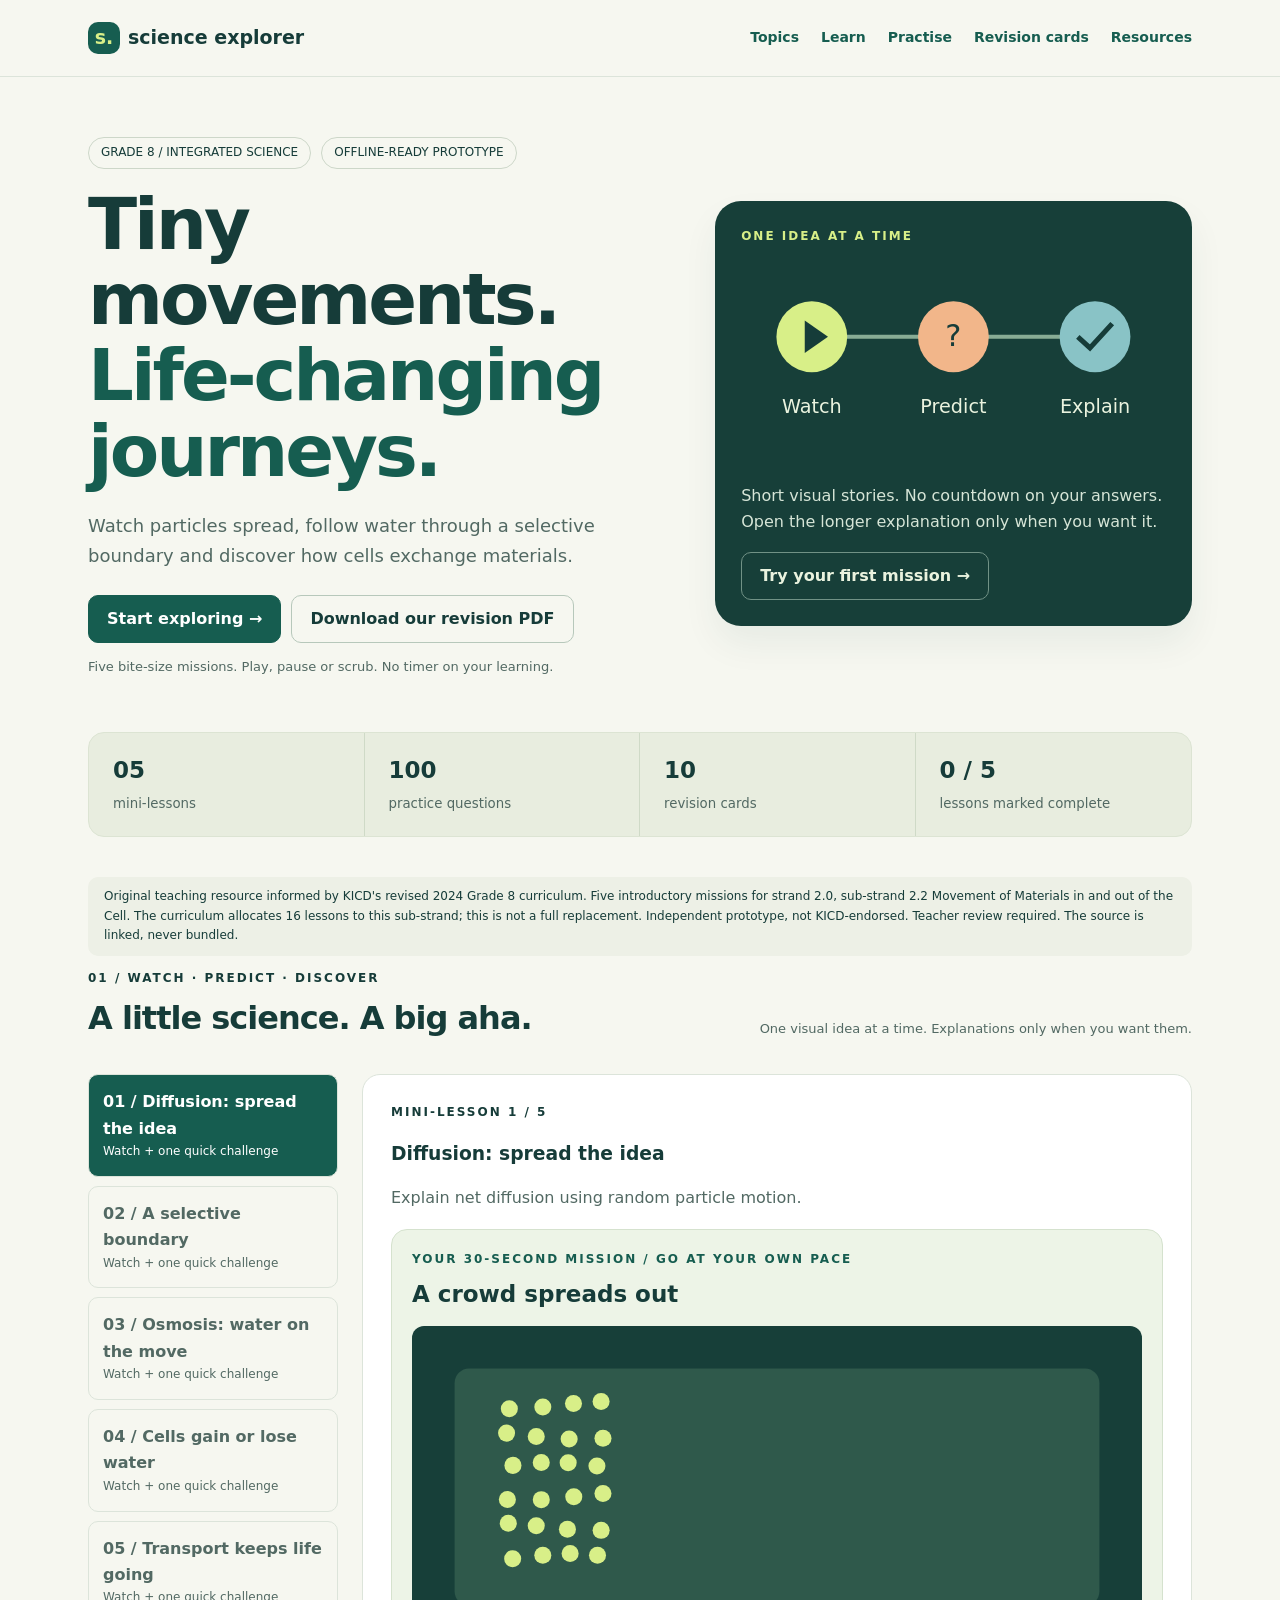
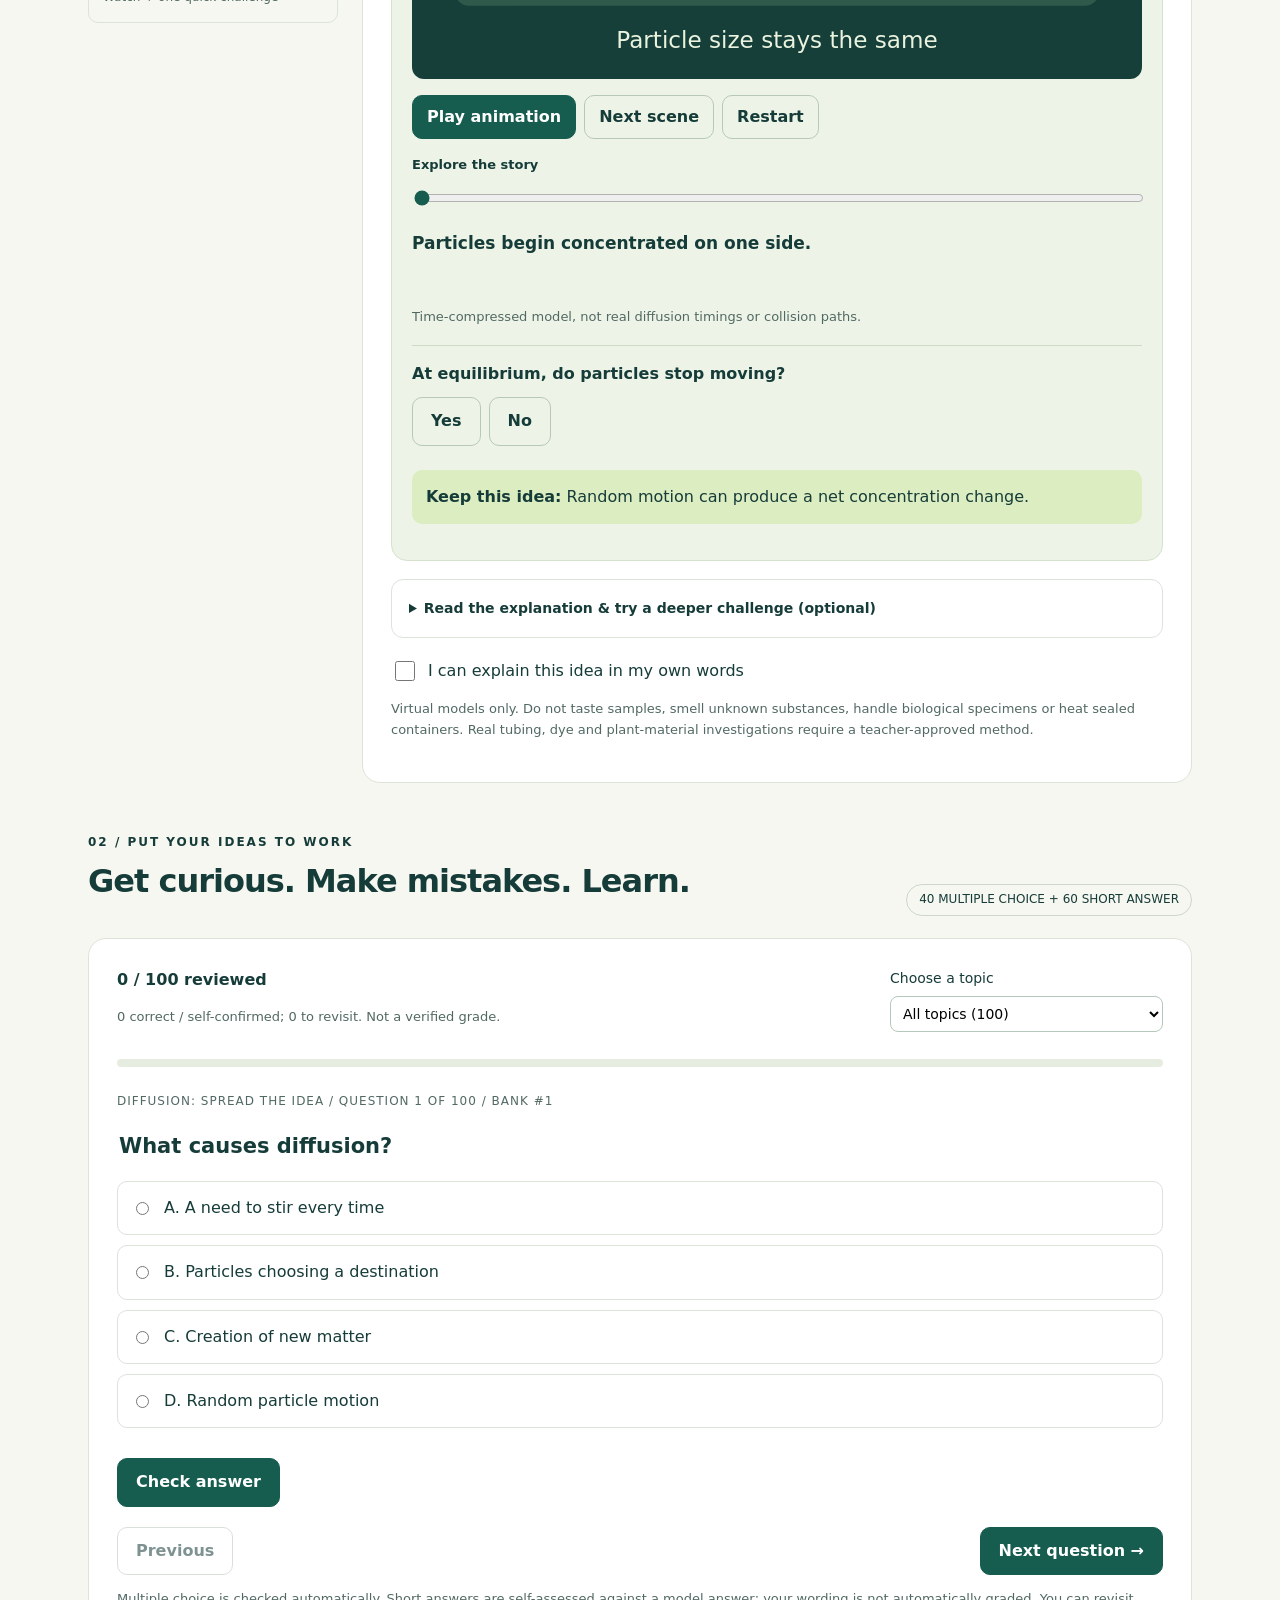
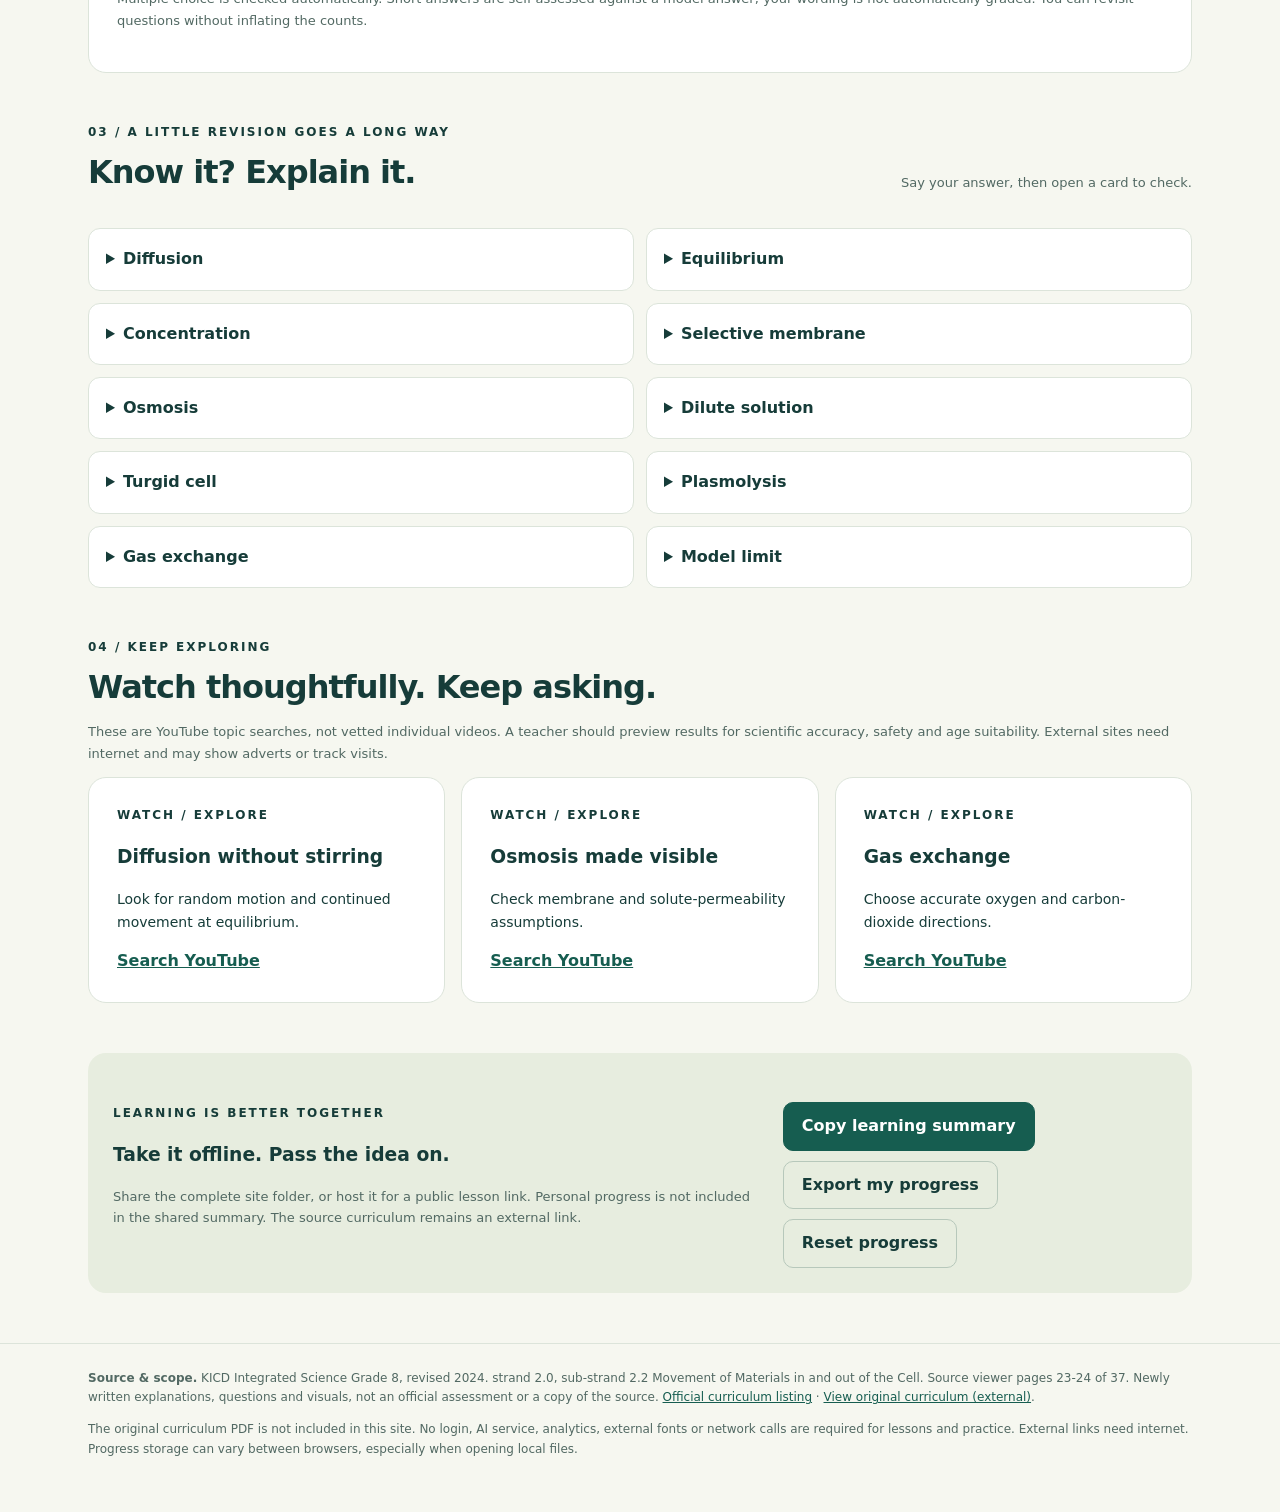
<file: diffusion-osmosis.html>
<!doctype html>
<html lang="en">
<head>
<meta charset="utf-8">
<meta name="viewport" content="width=device-width, initial-scale=1">
<meta name="description" content="An original Grade 8 science topic with visual models, revision cards and 100 practice questions. Works offline when the complete folder is downloaded.">
<title>Science Explorer | Movement Into and Out of Cells</title>
<link rel="stylesheet" href="science-408cf9ba4911.css">
</head>
<body>
<a href="#main" class="skip">Skip to content</a>
<header><div class="wrap header"><a class="brand" href="index.html"><span aria-hidden="true">s.</span>science explorer</a><nav aria-label="Main navigation"><a href="index.html">Topics</a><a href="#learn">Learn</a><a href="#practice">Practise</a><a href="#cards">Revision cards</a><a href="#resources">Resources</a></nav></div></header>
<main id="main" class="wrap">
<div class="hero">
<div><div class="pills"><span class="pill">GRADE 8 / INTEGRATED SCIENCE</span><span class="pill">OFFLINE-READY PROTOTYPE</span></div>
<h1 id="hero-heading">Small particles.<br><em>Big changes.</em></h1>
<p class="lead" id="hero-lead">Less reading. More &ldquo;oh, now I get it.&rdquo; Watch tiny science stories, make a prediction, then try it yourself.</p>
<div class="actions"><a class="button" href="#learn">Start exploring &rarr;</a><a class="button secondary" id="pdf-link" href="diffusion-osmosis-lesson.pdf" download>Download our revision PDF</a></div>
<p class="small muted">Five bite-size missions. Play, pause or scrub. No timer on your learning.</p></div>
<div class="lab" id="particle-hero"><div class="eyebrow">The particle playground</div><svg id="particle-model" viewBox="0 0 350 220" role="img" aria-labelledby="particle-title"><title id="particle-title">Simplified model of particles in a solid</title><rect x="22" y="12" width="306" height="196" rx="18" fill="none" stroke="#719286" stroke-dasharray="5 6"/><g id="particles" class="solid"></g></svg><div class="state-buttons" aria-label="Choose a state of matter"><button data-state="solid" aria-pressed="true">Solid</button><button data-state="liquid" aria-pressed="false">Liquid</button><button data-state="gas" aria-pressed="false">Gas</button></div><p id="state-description" aria-live="polite"></p><button id="motion" class="secondary small" style="color:#e4eedf;border-color:#719286;padding:5px 10px" aria-pressed="false">Pause motion</button></div>
<div class="lab" id="energy-hero" hidden><div class="eyebrow">Energy changes. Ideas click.</div><svg viewBox="0 0 420 220" role="img" aria-labelledby="energy-hero-title"><title id="energy-hero-title">Sunlight transfers energy to a solar panel, supplying a lamp that gives out light and transfers energy as heat.</title><circle cx="65" cy="90" r="32" fill="#d8ef88"/><path d="M110 90H150M270 90H310" stroke="#d8ef88" stroke-width="4"/><path d="M140 80L150 90L140 100M300 80L310 90L300 100" fill="none" stroke="#d8ef88" stroke-width="4"/><rect x="165" y="55" width="90" height="65" rx="8" fill="#498d91"/><path d="M195 55V120M225 55V120M165 87H255" stroke="#bce0ce" stroke-width="2"/><circle cx="355" cy="85" r="25" fill="#f2b68a"/><path d="M344 113H366M344 121H366" stroke="#f2b68a" stroke-width="5"/><g fill="#eaf3df" font-size="17" text-anchor="middle"><text x="65" y="155">Sunlight</text><text x="210" y="155">Solar panel</text><text x="355" y="155">Lamp</text><text x="210" y="202">Light + warming surroundings</text></g></svg><p class="small">Follow an energy transfer. Change a contact area. Explore deeper water. All without a real-world hazard.</p><a class="button secondary" style="color:#eaf3df;border-color:#719286" href="#learn">Enter the virtual lab &rarr;</a></div>
<div class="lab" id="topic-hero" hidden><div class="eyebrow">One idea at a time</div><svg viewBox="0 0 420 200" role="img" aria-labelledby="topic-hero-title"><title id="topic-hero-title">Watch, predict and explain at your own pace.</title><path d="M80 80H340" stroke="#88ac95" stroke-width="4"/><circle cx="70" cy="80" r="35" fill="#d8ef88"/><circle cx="210" cy="80" r="35" fill="#f2b68a"/><circle cx="350" cy="80" r="35" fill="#89c3c6"/><path d="M63 64L86 80L63 96Z" fill="#163c39"/><text x="210" y="89" text-anchor="middle" fill="#163c39" font-size="30">?</text><path d="M333 80L345 91L367 67" stroke="#163c39" stroke-width="5" fill="none"/><g text-anchor="middle" fill="#eaf3df" font-size="19"><text x="70" y="155">Watch</text><text x="210" y="155">Predict</text><text x="350" y="155">Explain</text></g></svg><p>Short visual stories. No countdown on your answers. Open the longer explanation only when you want it.</p><a class="button secondary" href="#learn" style="color:#eaf3df;border-color:#719286">Try your first mission &rarr;</a></div>
</div>
<div class="stats"><div><strong>05</strong><small>mini-lessons</small></div><div><strong>100</strong><small>practice questions</small></div><div><strong>10</strong><small>revision cards</small></div><div><strong id="completed-count">0 / 5</strong><small>lessons marked complete</small></div></div>
<p class="notice" id="scope-note">Original teaching material informed by KICD's revised 2024 curriculum. Independent prototype, not KICD-endorsed. Teacher review required. This is a compact introduction to a 22-lesson sub-strand, not the complete course. The source curriculum is linked, not redistributed.</p>
<p id="storage-status" class="small" role="status"></p>
<section id="learn"><div class="section-top"><div><div class="eyebrow">01 / Watch &middot; predict &middot; discover</div><h2>A little science. A big aha.</h2></div><p class="muted small">One visual idea at a time. Explanations only when you want them.</p></div>
<div class="layout"><div id="route" class="route" aria-label="Choose a mini-lesson"></div><article class="panel" id="lesson-content" aria-labelledby="lesson-title"><div class="eyebrow" id="lesson-number"></div><h3 id="lesson-title"></h3><p class="muted" id="lesson-goal"></p>
<div class="mission">
<div class="eyebrow">Your 30-second mission / go at your own pace</div><h4 id="mission-title"></h4>
<div class="mission-stage" id="mission-stage"><svg id="mission-svg" viewBox="0 0 600 290" role="img" aria-labelledby="mission-svg-title mission-svg-description"><title id="mission-svg-title"></title><desc id="mission-svg-description"></desc><g id="mission-art"></g></svg></div>
<div class="mission-controls"><button id="mission-play" aria-pressed="false">Play animation</button><button id="mission-step" class="secondary">Next scene</button><button id="mission-restart" class="secondary">Restart</button></div>
<label class="timeline" for="mission-timeline">Explore the story <input type="range" min="0" max="100" step="1" value="0" id="mission-timeline" aria-valuetext="Start of the story"></label>
<label class="salt-control" id="salt-control" hidden><input type="checkbox" id="add-salt" checked> Add dissolved salt to the right-hand water</label>
<div id="scene-controls" hidden><label class="timeline" for="scene-choice">Change the model <select id="scene-choice"></select></label></div>
<div id="energy-control" hidden><label class="timeline" for="energy-example">Choose an energy story <select id="energy-example"><option value="fall">Falling ball</option><option value="torch">Battery-powered torch</option></select></label></div>
<div id="solid-controls" hidden><label class="timeline" for="contact-force">Downward push: <output id="force-value">Medium</output><input id="contact-force" type="range" min="20" max="100" step="20" value="40"></label><label class="timeline" for="contact-area">Contact surface: <output id="area-value">Medium</output><input id="contact-area" type="range" min="20" max="100" step="20" value="40"></label></div>
<div id="measurement-controls" hidden><label class="salt-control"><input type="checkbox" id="show-measurements"> Show measurements (optional)</label><p class="small muted">Force is measured in newtons. Pressure is force spread over an area, measured in pascals or kilopascals (kPa).</p></div>
<div id="liquid-controls" hidden><label class="timeline" for="probe-depth">Move both probes deeper: <input id="probe-depth" type="range" min="0" max="100" step="1" value="50" aria-valuetext="Mid-depth"></label></div>
<p id="mission-caption" class="caption"></p><p id="mission-caveat" class="small muted"></p>
<div class="prediction"><p><strong id="prediction-question"></strong></p><div id="prediction-options"></div><p id="prediction-result" class="mission-result" role="status"></p></div>
<p class="takeaway"><strong>Keep this idea:</strong> <span id="mission-takeaway"></span></p>
</div>
<details class="reading" id="lesson-details"><summary>Read the explanation &amp; try a deeper challenge (optional)</summary><div id="lesson-text"></div>
<div id="heating-visual" hidden><svg class="curve" viewBox="0 0 650 300" role="img" aria-labelledby="curve-title curve-desc"><title id="curve-title">Ideal heating curve for pure water at constant standard atmospheric pressure</title><desc id="curve-desc">Temperature rises in ice, is steady at zero degrees Celsius during melting, rises in liquid, is steady at one hundred degrees Celsius during boiling, then rises in gas. Energy supplied increases along the horizontal axis.</desc><path d="M65 20V255H625" stroke="#547268" fill="none" stroke-width="2"/><path d="M75 240L160 205H250L390 85H495L590 35" stroke="#166453" stroke-width="4" fill="none"/><g fill="#163c39" font-size="13"><text x="15" y="208">0 C</text><text x="5" y="88">100 C</text><text x="165" y="229">Melting</text><text x="400" y="109">Boiling</text><text x="90" y="185">Solid</text><text x="285" y="180">Liquid</text><text x="535" y="100">Gas</text><text x="280" y="285">Energy supplied (schematic)</text><text transform="translate(20,170) rotate(-90)">Temperature</text></g></svg><p class="small muted">Not measured data or drawn to scale. Plateau lengths are illustrative. C denotes degrees Celsius.</p></div>
<div class="challenge"><h3>Think it through</h3><p id="challenge"></p></div></details><label class="check"><input id="lesson-complete" type="checkbox"> I can explain this idea in my own words</label>
<p class="small muted" id="safety-note"><strong>Virtual lab only.</strong> No flames, hot liquids or tasting. Real heating investigations need a teacher.</p></article></div></section>
<section id="practice"><div class="section-top"><div><div class="eyebrow">02 / Put your ideas to work</div><h2>Get curious. Make mistakes. Learn.</h2></div><span class="pill">40 MULTIPLE CHOICE + 60 SHORT ANSWER</span></div>
<div class="panel"><div class="quiz-head"><div><strong id="practice-summary">0 / 100 reviewed</strong><p class="muted small" id="score-summary">Progress stays in this browser.</p></div><label>Choose a topic<select id="topic-filter"><option value="all">All topics (100)</option></select></label></div><div class="bar" role="progressbar" aria-label="Questions reviewed" aria-valuemin="0" aria-valuemax="100" aria-valuenow="0" id="quiz-progress"><span id="quiz-bar"></span></div><p class="qmeta" id="question-meta"></p>
<form id="quiz-form"><fieldset><legend id="question-prompt"></legend><div id="answer-area"></div></fieldset><button type="submit" id="check-answer">Check answer</button><button type="button" id="reveal-answer" hidden>Reveal model answer</button></form>
<div id="feedback" aria-live="polite" hidden></div><button id="retry-question" class="secondary" hidden>Try this question again</button><div id="self-mark" class="actions" hidden><button id="self-correct">My explanation matched</button><button class="secondary" id="self-review">I need more practice</button></div>
<div class="quiz-footer"><button id="previous-question" class="secondary">Previous</button><button id="next-question">Next question &rarr;</button></div>
<p class="small muted">Multiple choice is checked automatically. Short answers are self-assessed against a model answer; your wording is not automatically graded. You can revisit questions without inflating the counts.</p></div></section>
<section id="cards"><div class="section-top"><div><div class="eyebrow">03 / A little revision goes a long way</div><h2>Know it? Explain it.</h2></div><p class="small muted">Say your answer, then open a card to check.</p></div><div class="cards" id="flashcards"></div></section>
<section id="resources"><div class="eyebrow">04 / Keep exploring</div><h2 id="resources-title">A video break, with a purpose.</h2>
<div class="panel video-layout"><div><span class="pill">OPTIONAL / INTERNET NEEDED</span><h3 id="video-title">Boiling Point Demo Video - Water vs Salt Water</h3><p class="small muted" id="video-credit">Matthew Robinson / Holly Grove Middle School</p><p id="video-prompt">Before watching: predict which sample has the higher boiling temperature. Then look for the thermometer evidence.</p><div class="video-controls"><button id="load-video">Load YouTube video</button><button id="unload-video" class="secondary" hidden>Close video</button></div><p class="small"><a id="video-link" href="https://www.youtube.com/watch?v=ym1ggwU3lDY" target="_blank" rel="noopener noreferrer">Watch on YouTube instead &nearr;</a></p><details><summary id="alternate-video-heading">Try a short explanation instead</summary><p class="small" id="alternate-video-note">The Science Classroom: Boiling Point Elevation. Includes extension vocabulary beyond this introductory lesson.</p><button id="select-short" class="secondary">Choose the Short</button><button id="select-demo" class="secondary">Choose the classroom demo</button></details></div>
<div><div class="video-box" id="video-box"><p>Videos load only when you choose.<br>No autoplay. No video download.</p></div><p class="small muted" id="video-status" role="status">Loading contacts YouTube. External videos may contain adverts or tracking. Embedded playback may be blocked in local files; the YouTube link remains available.</p></div></div>
<p class="small muted">Video titles and publishers were checked against YouTube metadata, not fully reviewed for classroom suitability. A teacher should review the videos and any search results first. All five built-in animations work without internet.</p>
<div class="resources" id="search-resources"><article class="panel"><div class="eyebrow">Watch / particles</div><h3>A world in motion</h3><p>Look for an animation that compares solid, liquid and gas particles without changing particle size.</p><a href="https://www.youtube.com/results?search_query=states+of+matter+particle+model+secondary+science" target="_blank" rel="noopener noreferrer">Search YouTube &nearr;</a></article><article class="panel"><div class="eyebrow">Watch / energy</div><h3>Decode a heating curve</h3><p>Look for an explanation of energy transfer during the flat sections, and check its pressure assumptions.</p><a href="https://www.youtube.com/results?search_query=heating+cooling+curves+changes+of+state+science" target="_blank" rel="noopener noreferrer">Search YouTube &nearr;</a></article><article class="panel"><div class="eyebrow">Watch / changes</div><h3>New shape or new substance?</h3><p>Choose an explanation that does not rely on reversibility as the only classification test.</p><a href="https://www.youtube.com/results?search_query=physical+chemical+changes+new+substances+science" target="_blank" rel="noopener noreferrer">Search YouTube &nearr;</a></article></div></section>
<div id="external-reading" class="notice" hidden></div>
<section class="bottom"><div><div class="eyebrow">Learning is better together</div><h3>Take it offline. Pass the idea on.</h3><p class="small muted">Share the complete site folder, or host it for a public lesson link. Personal progress is not included in the shared summary. The source curriculum remains an external link.</p></div><div class="actions"><button id="share">Copy learning summary</button><button id="export" class="secondary">Export my progress</button><button id="reset" class="secondary">Reset progress</button></div></section><p id="action-status" role="status" class="small"></p>
</main>
<footer><div class="wrap"><strong>Source & scope.</strong> <span id="source-reference">KICD Integrated Science Grade 8, revised 2024, strand 1.0 / sub-strand 1.2, printed curriculum pages 3-4. Source viewer pages 15-16 of 37; assessment rubric on viewer page 19. Lesson text and questions are original, curriculum-informed material. Not a complete 22-lesson programme or an official assessment.</span> <a href="https://kicd.ac.ke/cbc-materials/curriculum-designs/grade-eight-designs/#category10" target="_blank" rel="noopener noreferrer">Official curriculum listing</a> &middot; <a href="https://drive.google.com/file/d/1RpqZRmeMywbc1Tya0_x-tNJBs75Gy0-v/view" target="_blank" rel="noopener noreferrer">View original curriculum (external)</a>.<p>The original curriculum PDF is not included in this site. No login, AI service, analytics, external fonts or network calls are required for lessons and practice. External links need internet. Progress storage can vary between browsers, especially when opening local files.</p></div></footer>
<noscript><p class="wrap callout">This interactive lesson needs JavaScript. Open the <a href="diffusion-osmosis-lesson.pdf">original printable lesson and all 100 questions</a> instead.</p></noscript>
<script>const DATA = {"units": [{"title": "Diffusion: spread the idea", "goal": "Explain net diffusion using random particle motion.", "text": ["Diffusion is the net spreading of particles from a region of higher concentration to a region of lower concentration because of random motion. Individual particles can move in different directions; the overall pattern is the net movement.", "A drop of suitable dye can spread through still water without stirring. Mixing caused by stirring or currents can speed distribution, but diffusion does not require either. Gases can also diffuse.", "At equilibrium, there is no overall concentration-driven net movement, but particles do not stop moving. The animation shows a simplified, time-compressed distribution rather than tracking real collisions.", "For otherwise similar conditions, higher temperature often speeds diffusion because particles move more rapidly on average. A greater concentration difference can increase the net rate. Use supplied data or a teacher-approved method rather than unknown dyes or vapours."], "challenge": "Explain why 'particles stop moving when evenly spread' is wrong."}, {"title": "A selective boundary", "goal": "Explain that membranes allow some substances through more readily than others.", "text": ["The cell membrane regulates movement into and out of a cell. It is selectively permeable: some substances can cross more readily than others, depending on their properties and the membrane.", "A model with small blue water particles and larger amber solute markers can show a boundary that allows water but not that solute. The real reason for membrane selectivity is more complex than a literal kitchen sieve.", "A partially permeable membrane is important in the introductory osmosis model. It separates solutions while allowing water to move. The selected solute stays on its side in that model.", "Do not assume every substance enters by simple diffusion. Real cells also use other transport mechanisms. Teacher-approved tubing demonstrations are models, not exact copies of a living membrane."], "challenge": "Explain why the virtual water can cross while the selected solute markers remain on their side."}, {"title": "Osmosis: water on the move", "goal": "Predict net water movement in a simple two-solution model.", "text": ["Osmosis is the net movement of water across a partially permeable membrane. In the introductory model, water moves overall from the more dilute solution towards the more concentrated solution when the selected solute cannot cross and other relevant conditions are comparable.", "More dilute means a lower concentration of the selected solute, not a smaller volume. Water can move in both directions; the greater net transfer is towards the side with lower water potential under the stated conditions.", "The animation conserves the total number of model water particles while redistributing them. Amber solute markers do not cross. It exaggerates visible movement and does not calculate real pressures or timings.", "When the relevant conditions balance, net water transfer can be zero while water molecules continue moving. Pressure differences can affect real osmosis, so 'water always moves towards more solute in every possible situation' is too broad."], "challenge": "Predict the net direction when two solutions are separated by a water-permeable, solute-impermeable membrane."}, {"title": "Cells gain or lose water", "goal": "Connect water movement with simple plant-cell changes.", "text": ["A plant cell placed in a suitable more dilute surrounding solution can gain water by osmosis. Its vacuole can enlarge, and pressure against the supporting wall helps make the cell turgid.", "In a suitable more concentrated surrounding solution, a plant cell can lose water. Its contents can shrink away from the wall in a sufficiently strong case, a process called plasmolysis.", "The cell wall and membrane are different: the rigid wall helps support the cell, while the membrane remains the selective boundary. The virtual cell's size changes are exaggerated for visibility.", "These predictions assume the relevant solute is not freely crossing and conditions suit the simple model. They are not instructions to treat people, animals or plants with arbitrary salt solutions."], "challenge": "Use the surrounding-solution selector and explain what changes in the model cell and what remains a wall."}, {"title": "Transport keeps life going", "goal": "Relate diffusion and osmosis to gas exchange and water uptake.", "text": ["In the lungs, oxygen can diffuse from air spaces into blood where its concentration is lower, while carbon dioxide can diffuse in the opposite overall direction under normal conditions.", "A thin exchange surface and a large surface area can support faster exchange. Breathing and blood flow help maintain differences, but bulk ventilation and diffusion are not the same process.", "Water can enter root cells by osmosis under suitable conditions. Mineral uptake is not itself osmosis: osmosis refers to water, and cells can use other mechanisms for solutes.", "Absorption in the intestine includes several mechanisms. Some substances can diffuse, but not every nutrient enters only by simple diffusion. Use the model to explain selected processes rather than all of biology."], "challenge": "Explain why 'all nutrients enter by osmosis' confuses the moving substance with other transport processes."}], "questions": [{"id": 1, "unit": 0, "prompt": "What causes diffusion?", "answer": "Random particle motion", "explanation": "Net spreading emerges from random movement.", "options": ["A need to stir every time", "Particles choosing a destination", "Creation of new matter", "Random particle motion"]}, {"id": 2, "unit": 0, "prompt": "Net diffusion tends to go from where to where?", "answer": "Higher to lower concentration", "explanation": "This describes the overall concentration-driven trend.", "options": ["Only downwards", "Only towards light", "Higher to lower concentration", "Lower to higher in every case"]}, {"id": 3, "unit": 0, "prompt": "Does diffusion require stirring?", "answer": "No", "explanation": "Particles move randomly without stirring.", "options": ["Only for gases", "No", "Always", "Only in a labelled cup"]}, {"id": 4, "unit": 0, "prompt": "At equilibrium, particles do what?", "answer": "Keep moving with no overall net concentration-driven transfer", "explanation": "No net movement does not mean no motion.", "options": ["Keep moving with no overall net concentration-driven transfer", "Stop completely", "Disappear", "Become larger"]}, {"id": 5, "unit": 0, "prompt": "Which can undergo diffusion?", "answer": "Particles in liquids and gases", "explanation": "Diffusion is not restricted to cells.", "options": ["Only solid walls", "Only hot objects", "Only living cells", "Particles in liquids and gases"]}, {"id": 6, "unit": 0, "prompt": "Higher temperature often affects diffusion how, with other factors similar?", "answer": "It speeds it up", "explanation": "Average particle motion increases.", "options": ["It removes particles", "It turns all water into salt", "It speeds it up", "It always stops it"]}, {"id": 7, "unit": 0, "prompt": "What does net movement mean?", "answer": "The overall movement after opposite movements are considered", "explanation": "Individual motion and overall transfer differ.", "options": ["Only visible large-object movement", "The overall movement after opposite movements are considered", "Every particle moving the same way", "No movement at all"]}, {"id": 8, "unit": 0, "prompt": "Which is a safe approach to an unknown vapour?", "answer": "Do not smell it; tell the teacher", "explanation": "Diffusion examples do not justify exposure.", "options": ["Do not smell it; tell the teacher", "Sniff it closely", "Taste nearby liquid", "Heat it at home"]}, {"id": 9, "unit": 0, "prompt": "Define diffusion.", "answer": "Net spreading from higher to lower concentration due to random particle motion.", "explanation": "The definition describes an overall effect."}, {"id": 10, "unit": 0, "prompt": "Give a diffusion example in a liquid.", "answer": "A suitable dye spreading through still water.", "explanation": "Use only an approved demonstration or model."}, {"id": 11, "unit": 0, "prompt": "Give a diffusion example in a gas.", "answer": "A vapour spreading through air.", "explanation": "Do not deliberately smell unknown substances."}, {"id": 12, "unit": 0, "prompt": "Why is stirring not part of the definition?", "answer": "Particles move randomly even without bulk mixing.", "explanation": "Stirring and diffusion are different processes."}, {"id": 13, "unit": 0, "prompt": "What happens to particle motion at equilibrium?", "answer": "It continues.", "explanation": "Opposite movements balance on average."}, {"id": 14, "unit": 0, "prompt": "Explain higher concentration.", "answer": "More of the relevant particles in a given volume.", "explanation": "Specify which particles are being compared."}, {"id": 15, "unit": 0, "prompt": "Why can a stronger concentration difference increase net diffusion?", "answer": "It creates a greater imbalance in particle movements across the region.", "explanation": "Other conditions must be comparable."}, {"id": 16, "unit": 0, "prompt": "How does temperature influence average particle motion?", "answer": "Higher temperature generally increases average kinetic energy.", "explanation": "The particles themselves do not become larger."}, {"id": 17, "unit": 0, "prompt": "Why is a time-compressed animation not experimental timing data?", "answer": "Its speed is chosen for teaching rather than measured.", "explanation": "It cannot predict a real waiting time."}, {"id": 18, "unit": 0, "prompt": "Does every particle travel straight from high to low concentration?", "answer": "No.", "explanation": "Random individual paths produce the net trend."}, {"id": 19, "unit": 0, "prompt": "What should be controlled in a temperature comparison?", "answer": "Other factors such as substance, concentration difference and setup.", "explanation": "A fair comparison isolates the tested factor."}, {"id": 20, "unit": 0, "prompt": "What is wrong with saying equilibrium means no particles exist?", "answer": "Particles remain and continue moving.", "explanation": "Equilibrium concerns net transfer, not disappearance."}, {"id": 21, "unit": 1, "prompt": "What does selectively permeable mean?", "answer": "Some substances cross more readily than others", "explanation": "Membrane properties affect movement.", "options": ["Everything passes equally", "Nothing can ever cross", "The membrane is absent", "Some substances cross more readily than others"]}, {"id": 22, "unit": 1, "prompt": "Which boundary is central to the introductory osmosis model?", "answer": "A partially permeable membrane", "explanation": "Water can cross while the selected solute does not.", "options": ["A metal ruler", "A flame", "A partially permeable membrane", "An open empty space only"]}, {"id": 23, "unit": 1, "prompt": "What do blue particles represent in this model?", "answer": "Water", "explanation": "Always read the diagram key.", "options": ["Microscope lenses", "Water", "All possible solutes", "Atoms of copper"]}, {"id": 24, "unit": 1, "prompt": "What do amber markers represent here?", "answer": "The selected non-crossing solute", "explanation": "The model specifies which substance cannot cross.", "options": ["The selected non-crossing solute", "Every molecule in a real cell", "Air bubbles only", "Water itself"]}, {"id": 25, "unit": 1, "prompt": "Is a real membrane exactly a kitchen sieve?", "answer": "No", "explanation": "The sieve comparison has limits.", "options": ["Always", "Only when magnified", "Only in animals", "No"]}, {"id": 26, "unit": 1, "prompt": "Does every substance enter cells only by simple diffusion?", "answer": "No", "explanation": "Cells have other transport mechanisms too.", "options": ["Only in plants", "Only in animals", "No", "Always"]}, {"id": 27, "unit": 1, "prompt": "Which structure controls cell entry and exit?", "answer": "Cell membrane", "explanation": "It regulates exchanges with the surroundings.", "options": ["A classroom wall", "Cell membrane", "Slide label", "Microscope eyepiece"]}, {"id": 28, "unit": 1, "prompt": "What should guide a real tubing demonstration?", "answer": "A teacher-approved method", "explanation": "Models do not remove practical hazards.", "options": ["A teacher-approved method", "An improvised unknown chemical mixture", "Tasting the contents", "Heating a sealed bag"]}, {"id": 29, "unit": 1, "prompt": "Describe a selectively permeable membrane.", "answer": "A boundary across which some substances pass more readily than others.", "explanation": "It is not simply an unrestricted opening."}, {"id": 30, "unit": 1, "prompt": "Why is a colour key important in the membrane model?", "answer": "It identifies water and the selected solute.", "explanation": "Colour does not measure real particle size or appearance."}, {"id": 31, "unit": 1, "prompt": "What stays on its side in this osmosis model?", "answer": "The selected solute.", "explanation": "The model assumes it cannot cross the membrane."}, {"id": 32, "unit": 1, "prompt": "Which substance can cross in the model?", "answer": "Water.", "explanation": "The relevant boundary is partially permeable."}, {"id": 33, "unit": 1, "prompt": "Name one limitation of representing a membrane as holes.", "answer": "Real selectivity depends on more than simple visible hole size.", "explanation": "The diagram is not a literal membrane photograph."}, {"id": 34, "unit": 1, "prompt": "Why is a cell wall not a substitute for explaining the membrane?", "answer": "They are different structures; the membrane regulates exchanges.", "explanation": "Plant cells have both."}, {"id": 35, "unit": 1, "prompt": "Does selective movement mean particles make decisions?", "answer": "No.", "explanation": "Physical properties and interactions explain movement."}, {"id": 36, "unit": 1, "prompt": "Why should a tubing model not be called a complete living cell?", "answer": "It lacks the full structures and processes of a cell.", "explanation": "It demonstrates selected transport ideas."}, {"id": 37, "unit": 1, "prompt": "What must be known before predicting which particles cross?", "answer": "The substance and the boundary's permeability.", "explanation": "Do not assume every membrane behaves identically."}, {"id": 38, "unit": 1, "prompt": "Why is an arrow only part of the explanation?", "answer": "It shows a direction but not every individual particle path or mechanism.", "explanation": "Interpret it with the key and assumptions."}, {"id": 39, "unit": 1, "prompt": "What should a learner do with unknown model liquids?", "answer": "Avoid tasting or handling them and ask the teacher.", "explanation": "Use the virtual model instead."}, {"id": 40, "unit": 1, "prompt": "Why mention other cell-transport processes?", "answer": "To avoid falsely claiming all absorption is simple diffusion.", "explanation": "An introductory model has a defined scope."}, {"id": 41, "unit": 2, "prompt": "Which substance moves in osmosis?", "answer": "Water", "explanation": "This lesson's definition concerns net water movement.", "options": ["Only the blocked solute", "The membrane itself", "A microscope lens", "Water"]}, {"id": 42, "unit": 2, "prompt": "What boundary is required in this model?", "answer": "A partially permeable membrane", "explanation": "The boundary allows water but not the selected solute.", "options": ["A flame", "A dry metal sheet", "A partially permeable membrane", "No boundary at all"]}, {"id": 43, "unit": 2, "prompt": "Under the stated simple conditions, net water moves towards which solution?", "answer": "The more concentrated solution", "explanation": "Use solute concentration and model assumptions.", "options": ["Always the warmer label", "The more concentrated solution", "Always the smaller volume", "Always the left side"]}, {"id": 44, "unit": 2, "prompt": "More dilute means what?", "answer": "Lower solute concentration", "explanation": "Concentration is not the same as volume.", "options": ["Lower solute concentration", "Always less total liquid", "Higher solute concentration", "No water"]}, {"id": 45, "unit": 2, "prompt": "Can water move both ways across the membrane?", "answer": "Yes", "explanation": "Net movement is the difference between opposite movements.", "options": ["Never", "Only before the page loads", "Only if stirred", "Yes"]}, {"id": 46, "unit": 2, "prompt": "What happens to the selected solute in this animation?", "answer": "It remains on its side", "explanation": "The model assumes the membrane blocks that solute.", "options": ["It crosses freely", "It disappears", "It remains on its side", "It all becomes water"]}, {"id": 47, "unit": 2, "prompt": "Does the model create new water particles?", "answer": "No", "explanation": "It redistributes a conserved model total.", "options": ["Only at equilibrium", "No", "Always", "Only on the right"]}, {"id": 48, "unit": 2, "prompt": "Which claim is too broad?", "answer": "Water always moves towards more solute regardless of all other conditions", "explanation": "Predictions need appropriate assumptions.", "options": ["Water always moves towards more solute regardless of all other conditions", "The membrane matters", "Pressure can affect real osmosis", "Water can move both ways"]}, {"id": 49, "unit": 2, "prompt": "Define osmosis for this lesson.", "answer": "Net water movement across a partially permeable membrane.", "explanation": "Direction depends on water potential under the relevant conditions."}, {"id": 50, "unit": 2, "prompt": "State the predicted net direction in the simple dilute-to-concentrated setup.", "answer": "From the more dilute towards the more concentrated solution.", "explanation": "The selected solute cannot cross and other conditions are comparable."}, {"id": 51, "unit": 2, "prompt": "Why is 'towards the side with more liquid' not a definition?", "answer": "Volume alone does not determine the concentration difference.", "explanation": "Compare the amount of solute per volume."}, {"id": 52, "unit": 2, "prompt": "What does a large amber marker stand for?", "answer": "A model solute particle that cannot cross this membrane.", "explanation": "It is a teaching key, not a literal colour or size."}, {"id": 53, "unit": 2, "prompt": "What should happen to the model's total water count?", "answer": "It should stay constant.", "explanation": "Net redistribution is not water creation."}, {"id": 54, "unit": 2, "prompt": "What does zero net water transfer mean?", "answer": "Opposite transfers balance overall.", "explanation": "Molecules can still move."}, {"id": 55, "unit": 2, "prompt": "Why are arrows drawn in both directions in some osmosis models?", "answer": "Water moves both ways even when one direction has the larger net transfer.", "explanation": "A single net arrow simplifies that movement."}, {"id": 56, "unit": 2, "prompt": "Why must the membrane assumptions be stated?", "answer": "Different permeability would change the prediction.", "explanation": "If the solute also crosses, the simple model may not apply."}, {"id": 57, "unit": 2, "prompt": "Name another factor that can affect real osmosis.", "answer": "Pressure differences.", "explanation": "The concentration-only picture is not universal."}, {"id": 58, "unit": 2, "prompt": "Does adding more dilute solution always mean adding more solute concentration?", "answer": "No.", "explanation": "Dilute refers to lower concentration, not necessarily lower total amount."}, {"id": 59, "unit": 2, "prompt": "How could you check the animation's water conservation?", "answer": "Count water markers on both sides before and after.", "explanation": "The total should remain the same."}, {"id": 60, "unit": 2, "prompt": "Why is osmosis not a particle's purposeful choice?", "answer": "Movement follows physical interactions and differences in water potential.", "explanation": "Molecules do not decide where to go."}, {"id": 61, "unit": 3, "prompt": "A plant cell in a suitable more dilute solution tends to do what?", "answer": "Gain water", "explanation": "Net water can enter by osmosis.", "options": ["Always lose all water", "Lose its cell wall immediately", "Become a chemical element", "Gain water"]}, {"id": 62, "unit": 3, "prompt": "A plant cell in a suitable more concentrated solution tends to do what?", "answer": "Lose water", "explanation": "Net water can leave under the stated assumptions.", "options": ["Become metal", "Stop having particles", "Lose water", "Create water"]}, {"id": 63, "unit": 3, "prompt": "What contributes to a turgid plant cell's support?", "answer": "Water-related pressure against its wall", "explanation": "The wall resists expansion.", "options": ["A lack of membrane", "Water-related pressure against its wall", "A microscope battery", "A flame"]}, {"id": 64, "unit": 3, "prompt": "Which structure stays as the supporting outer wall in the model?", "answer": "Cell wall", "explanation": "The membrane and cell contents can move relative to it.", "options": ["Cell wall", "Cell sap only", "Nucleus only", "Eyepiece"]}, {"id": 65, "unit": 3, "prompt": "What is plasmolysis?", "answer": "Cell contents shrinking away from the wall after water loss", "explanation": "It can occur in a sufficiently concentrated surrounding solution.", "options": ["Water creating a new nucleus", "A type of fire", "Metal rusting", "Cell contents shrinking away from the wall after water loss"]}, {"id": 66, "unit": 3, "prompt": "Are the model's size changes exact biological measurements?", "answer": "No", "explanation": "They are exaggerated illustrations.", "options": ["Only when coloured", "Only on a phone", "No", "Always"]}, {"id": 67, "unit": 3, "prompt": "Which assumption matters for this simple prediction?", "answer": "The relevant solute does not freely cross", "explanation": "Permeability affects the result.", "options": ["Cells contain no water", "The relevant solute does not freely cross", "All solutes behave identically", "Pressure never matters anywhere"]}, {"id": 68, "unit": 3, "prompt": "Is the animation a reason to apply arbitrary salt mixtures to living things?", "answer": "No", "explanation": "Use approved teaching models, not unsafe experiments.", "options": ["No", "Yes, always", "Only if the result looks dramatic", "Only at home"]}, {"id": 69, "unit": 3, "prompt": "Explain turgid in the plant-cell context.", "answer": "A water-filled cell whose contents press against the supporting wall.", "explanation": "Turgor contributes to plant support."}, {"id": 70, "unit": 3, "prompt": "Describe a model cell gaining water.", "answer": "Its vacuole and contents expand within the wall.", "explanation": "The illustration is exaggerated."}, {"id": 71, "unit": 3, "prompt": "Describe a model cell losing water.", "answer": "Its contents shrink, potentially pulling away from the wall.", "explanation": "A strong enough case can show plasmolysis."}, {"id": 72, "unit": 3, "prompt": "Why is the wall not the same as the selective membrane?", "answer": "They are different structures with different roles.", "explanation": "The membrane regulates movement."}, {"id": 73, "unit": 3, "prompt": "What does the surrounding-solution selector change?", "answer": "The relative solute concentration outside the model cell.", "explanation": "The model specifies the permeability assumptions."}, {"id": 74, "unit": 3, "prompt": "Why should the word tends appear in simple predictions?", "answer": "Actual movement depends on conditions and permeability.", "explanation": "Avoid unlimited claims."}, {"id": 75, "unit": 3, "prompt": "What remains after the illustrated contents pull inward?", "answer": "The model cell wall remains in place.", "explanation": "Its presence distinguishes the structures."}, {"id": 76, "unit": 3, "prompt": "Why can water balance affect plant firmness?", "answer": "Turgor depends on water-related pressure in cells.", "explanation": "Plants also have other supporting structures."}, {"id": 77, "unit": 3, "prompt": "Does a shrunken diagram prove a real sample was observed?", "answer": "No.", "explanation": "It is a generated teaching model."}, {"id": 78, "unit": 3, "prompt": "How can learners investigate safely before practical work?", "answer": "Use the virtual selector and discuss predictions with the teacher.", "explanation": "Real specimens need approved methods."}, {"id": 79, "unit": 3, "prompt": "What should be compared when predicting water entry?", "answer": "Inside and outside solution conditions across the membrane.", "explanation": "A single colour without a key is insufficient."}, {"id": 80, "unit": 3, "prompt": "Why is this not a medical treatment lesson?", "answer": "It explains a cell model, not how to treat a person.", "explanation": "Health decisions need appropriate professional guidance."}, {"id": 81, "unit": 4, "prompt": "In normal lung gas exchange, oxygen can diffuse overall from where?", "answer": "Air spaces into blood", "explanation": "The direction follows the relevant concentration difference.", "options": ["Blood into bone only", "A microscope lens into air", "Nowhere", "Air spaces into blood"]}, {"id": 82, "unit": 4, "prompt": "Carbon dioxide in normal lung exchange can diffuse overall towards where?", "answer": "The lung air spaces", "explanation": "It can move from blood towards air before exhalation.", "options": ["A new metal", "The classroom floor", "The lung air spaces", "A solid cell wall only"]}, {"id": 83, "unit": 4, "prompt": "Which process specifically names water movement across a partially permeable membrane?", "answer": "Osmosis", "explanation": "Keep the moving substance clear.", "options": ["Magnification", "Osmosis", "All nutrient absorption", "Burning"]}, {"id": 84, "unit": 4, "prompt": "Does mineral uptake itself mean osmosis?", "answer": "No", "explanation": "Osmosis concerns water, not all solutes.", "options": ["No", "Always", "Only for blue minerals", "Only in animals"]}, {"id": 85, "unit": 4, "prompt": "What can a thinner exchange surface do, all else similar?", "answer": "Shorten the diffusion distance", "explanation": "Distance can affect exchange rate.", "options": ["Create new oxygen", "Remove every membrane", "Stop particle movement", "Shorten the diffusion distance"]}, {"id": 86, "unit": 4, "prompt": "What can a larger exchange area support?", "answer": "More exchange under suitable conditions", "explanation": "Area is one factor, not the only one.", "options": ["No concentration difference", "No need for water", "More exchange under suitable conditions", "Guaranteed infinite exchange"]}, {"id": 87, "unit": 4, "prompt": "Is breathing identical to diffusion?", "answer": "No", "explanation": "Breathing moves bulk air; diffusion is particle-level net movement.", "options": ["Only in plants", "No", "Always", "Only during daytime"]}, {"id": 88, "unit": 4, "prompt": "Which statement about intestinal absorption is careful?", "answer": "It involves more than one transport mechanism", "explanation": "Do not overextend the simple model.", "options": ["It involves more than one transport mechanism", "Every nutrient enters by osmosis", "No cells are involved", "All nutrients are water"]}, {"id": 89, "unit": 4, "prompt": "Give one role of diffusion in the lungs.", "answer": "Oxygen moving from air spaces into blood under normal conditions.", "explanation": "Carbon dioxide exchange is another example."}, {"id": 90, "unit": 4, "prompt": "Give one role of osmosis in a plant.", "answer": "Water entering root cells under suitable conditions.", "explanation": "The membrane and water-potential difference matter."}, {"id": 91, "unit": 4, "prompt": "Why is mineral uptake not called osmosis?", "answer": "Osmosis refers specifically to water movement.", "explanation": "Solutes may use other mechanisms."}, {"id": 92, "unit": 4, "prompt": "Explain a thin exchange surface's advantage.", "answer": "It reduces the distance particles must diffuse.", "explanation": "Other factors still affect rate."}, {"id": 93, "unit": 4, "prompt": "Explain a large exchange surface's advantage.", "answer": "It provides more area over which exchange can occur.", "explanation": "This does not make exchange unlimited."}, {"id": 94, "unit": 4, "prompt": "How can blood flow help gas exchange?", "answer": "It helps maintain relevant concentration differences.", "explanation": "Bulk flow and diffusion work together but differ."}, {"id": 95, "unit": 4, "prompt": "How can ventilation help gas exchange?", "answer": "It refreshes air in the lungs and helps maintain differences.", "explanation": "It is not itself the definition of diffusion."}, {"id": 96, "unit": 4, "prompt": "Why should a nutrient-absorption explanation avoid the word all with simple diffusion?", "answer": "Several transport mechanisms can be involved.", "explanation": "The simple model covers selected cases."}, {"id": 97, "unit": 4, "prompt": "Name the gas exchanged out of blood towards lung air in the model.", "answer": "Carbon dioxide.", "explanation": "The model assumes normal gas-exchange conditions."}, {"id": 98, "unit": 4, "prompt": "What is a concentration gradient?", "answer": "A difference in concentration across space.", "explanation": "It helps describe a direction for net diffusion."}, {"id": 99, "unit": 4, "prompt": "Why should labelled arrows name the substance?", "answer": "Different substances can have different net directions.", "explanation": "Oxygen and carbon dioxide need not move the same way."}, {"id": 100, "unit": 4, "prompt": "How can a learner explain transport without unsafe experiments?", "answer": "Use diagrams, simulations and teacher-supplied data.", "explanation": "Avoid unknown substances and biological samples."}], "flashcards": [["Diffusion", "Net spreading from higher to lower concentration due to random motion."], ["Equilibrium", "No overall net transfer; particles can still move."], ["Concentration", "Amount of a specified substance per volume."], ["Selective membrane", "Some substances cross more readily than others."], ["Osmosis", "Net water movement across a partially permeable membrane."], ["Dilute solution", "Lower concentration of the selected solute."], ["Turgid cell", "Water-filled plant cell pressing against its wall."], ["Plasmolysis", "Contents pull away from the wall after sufficient water loss."], ["Gas exchange", "Oxygen and carbon dioxide can diffuse in different net directions."], ["Model limit", "Not all nutrient or mineral uptake is simple diffusion or osmosis."]]};
const TOPIC = {"kind": "diffusion-osmosis", "visualLibrary": true, "title": "Science Explorer | Movement Into and Out of Cells", "storageKey": "science-explorer-diffusion-osmosis-v1", "pdf": "diffusion-osmosis-lesson.pdf", "heroLines": ["Tiny movements.", "Life-changing journeys."], "lead": "Watch particles spread, follow water through a selective boundary and discover how cells exchange materials.", "scope": "Original teaching resource informed by KICD's revised 2024 Grade 8 curriculum. Five introductory missions for strand 2.0, sub-strand 2.2 Movement of Materials in and out of the Cell. The curriculum allocates 16 lessons to this sub-strand; this is not a full replacement. Independent prototype, not KICD-endorsed. Teacher review required. The source is linked, never bundled.", "reference": "KICD Integrated Science Grade 8, revised 2024. strand 2.0, sub-strand 2.2 Movement of Materials in and out of the Cell. Source viewer pages 23-24 of 37. Newly written explanations, questions and visuals, not an official assessment or a copy of the source.", "safety": "Virtual models only. Do not taste samples, smell unknown substances, handle biological specimens or heat sealed containers. Real tubing, dye and plant-material investigations require a teacher-approved method.", "missions": [{"scene": "diffusion", "title": "A crowd spreads out", "takeaway": "Random motion can produce a net concentration change.", "captions": ["Particles begin concentrated on one side.", "Their distribution spreads.", "They remain moving even when more evenly distributed."], "caveat": "Time-compressed model, not real diffusion timings or collision paths.", "question": "At equilibrium, do particles stop moving?", "options": ["Yes", "No"], "answer": 1, "explanation": "Their movements balance overall; motion continues."}, {"scene": "membrane", "title": "A boundary with a difference", "takeaway": "This model lets water through but blocks the selected solute.", "captions": ["Identify water and solute markers.", "Water can cross the boundary.", "The selected solute remains on its side."], "caveat": "A real membrane is more complex than a visible sieve. Blue means water; amber means the selected blocked solute.", "question": "Can every substance cross this boundary equally?", "options": ["Yes", "No"], "answer": 1, "explanation": "Permeability is selective."}, {"scene": "osmosis", "title": "Water goes both ways. Count the net.", "takeaway": "In this simple model, net water moves towards the more concentrated solution.", "captions": ["The right side has more of the selected solute per volume.", "Water moves both ways, with a larger net transfer right.", "The model redistributes water without creating any."], "caveat": "The selected solute cannot cross; pressures and other conditions are simplified. Particle counts, not real timing or volume, are shown.", "question": "Does the model create water on the concentrated side?", "options": ["Yes", "No"], "answer": 1, "explanation": "The total water count is conserved."}, {"scene": "water-cell", "title": "A plant cell gains or loses water", "takeaway": "Water balance affects the cell contents inside the supporting wall.", "captions": ["Compare inside and outside conditions.", "Water movement changes the contents.", "The wall and membrane remain different structures."], "caveat": "Exaggerated plant-cell model. The selected solute does not freely cross; this is not a treatment for living things.", "question": "In the simple more-concentrated-outside case, what happens?", "options": ["Water tends to leave the cell", "Water must always enter"], "answer": 0, "explanation": "Net water loss can shrink the contents."}, {"scene": "gas-exchange", "title": "Two gases. Different directions.", "takeaway": "Name the substance before explaining its net direction.", "captions": ["Oxygen can move from lung air towards blood.", "Carbon dioxide can move from blood towards lung air.", "Thin surfaces and maintained differences support exchange."], "caveat": "A simplified normal-condition gas-exchange model, not a diagnostic tool or every intestinal transport mechanism.", "question": "Is every nutrient absorbed by osmosis?", "options": ["Yes", "No"], "answer": 1, "explanation": "Osmosis names water movement; other substances can use different mechanisms."}], "videos": null, "searchOnly": true, "shareText": "Science Explorer: Movement Into and Out of Cells. Five original visual missions, 100 practice questions and a revision guide. The source curriculum remains an external link.", "searches": [{"title": "Diffusion without stirring", "note": "Look for random motion and continued movement at equilibrium.", "query": "diffusion particles equilibrium secondary science animation"}, {"title": "Osmosis made visible", "note": "Check membrane and solute-permeability assumptions.", "query": "osmosis partially permeable membrane school science animation"}, {"title": "Gas exchange", "note": "Choose accurate oxygen and carbon-dioxide directions.", "query": "lung gas exchange diffusion secondary science animation"}], "readingLinks": []};</script>
<script src="science-c315ffb7c492.js" defer></script>
</body>
</html>
</file>
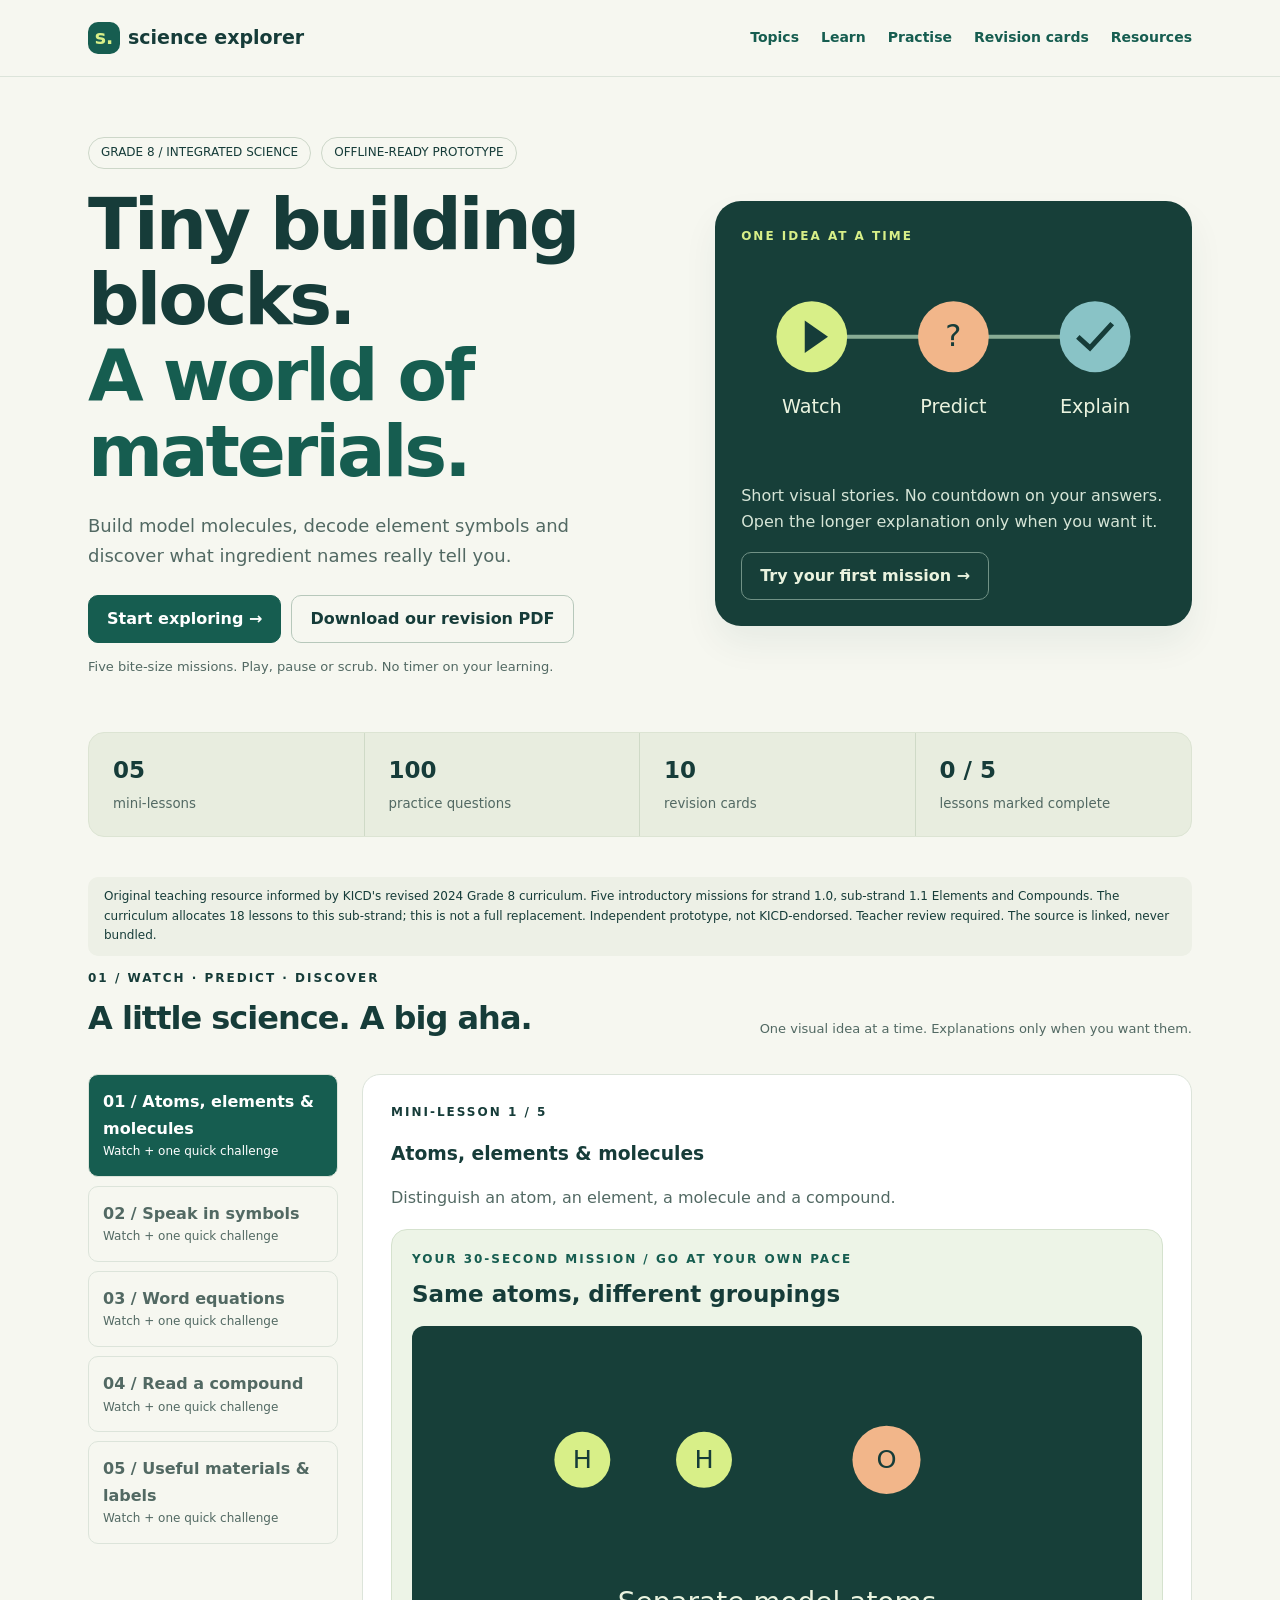
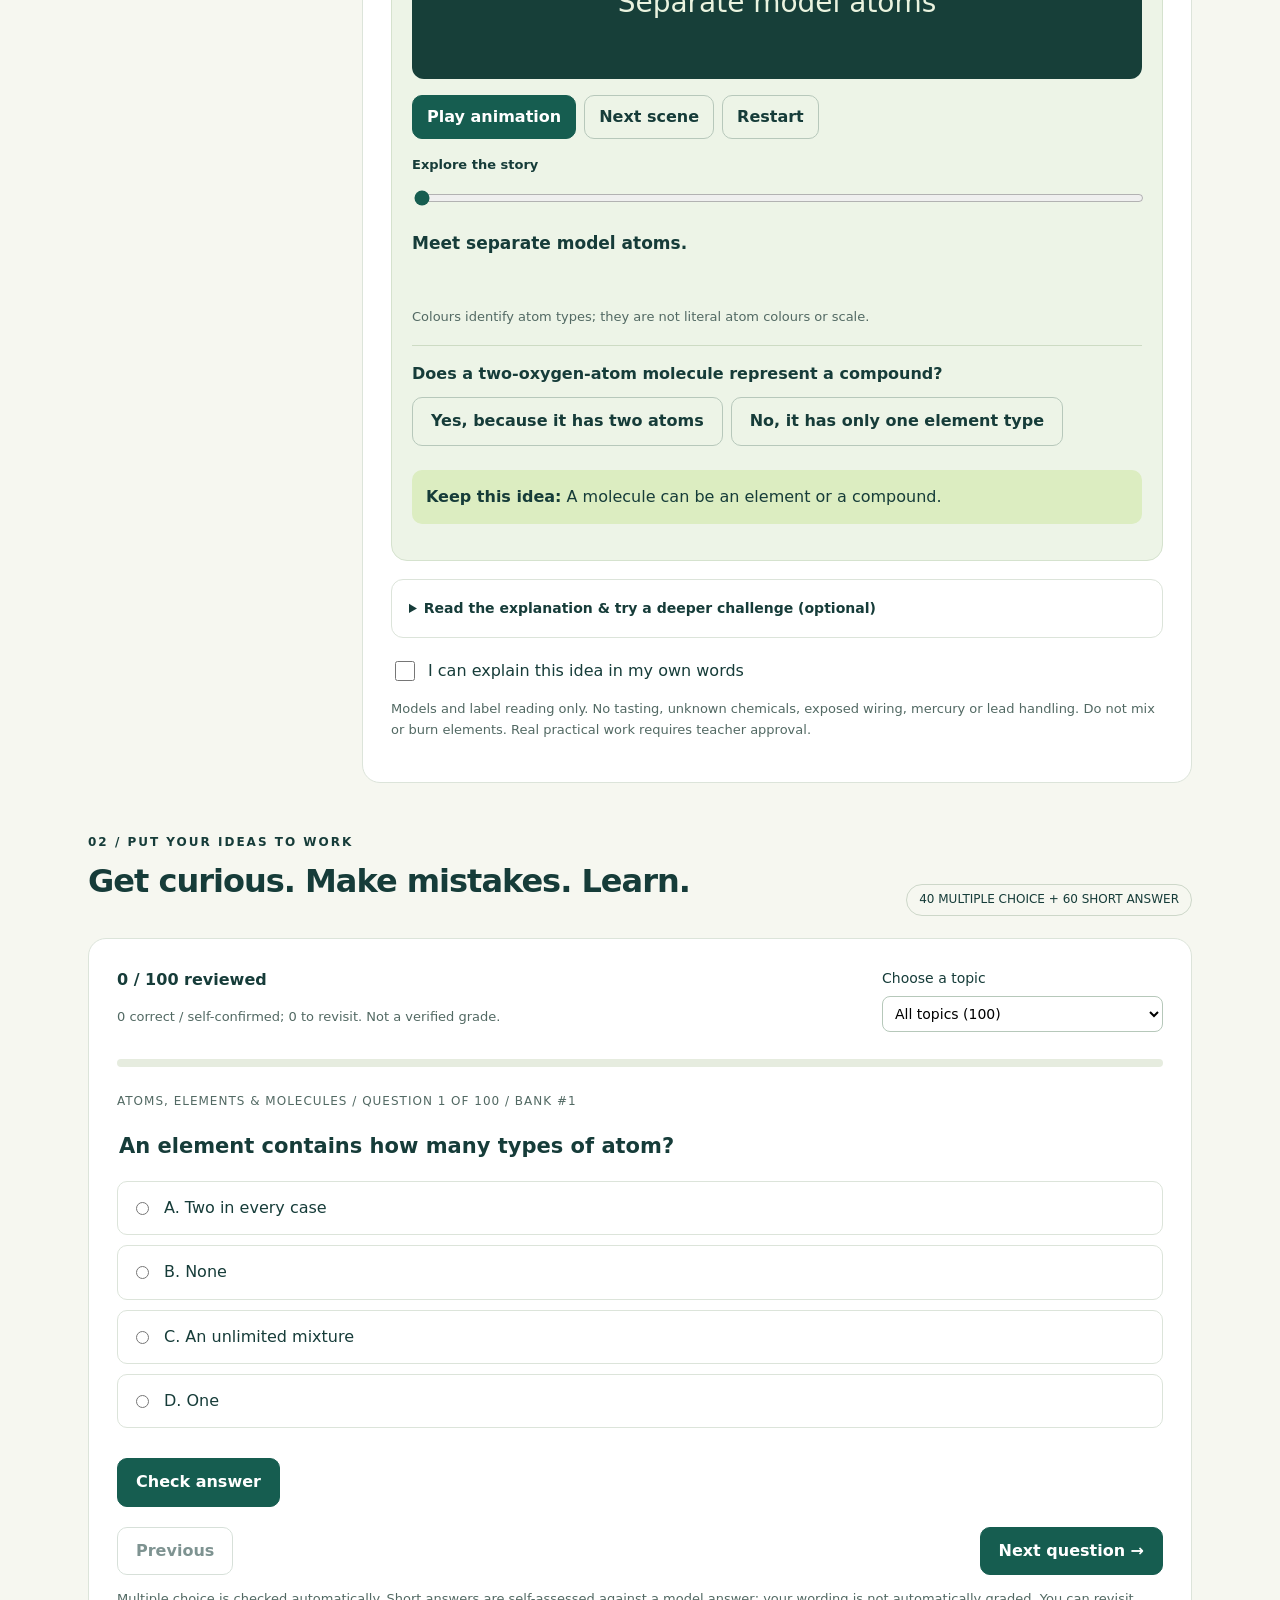
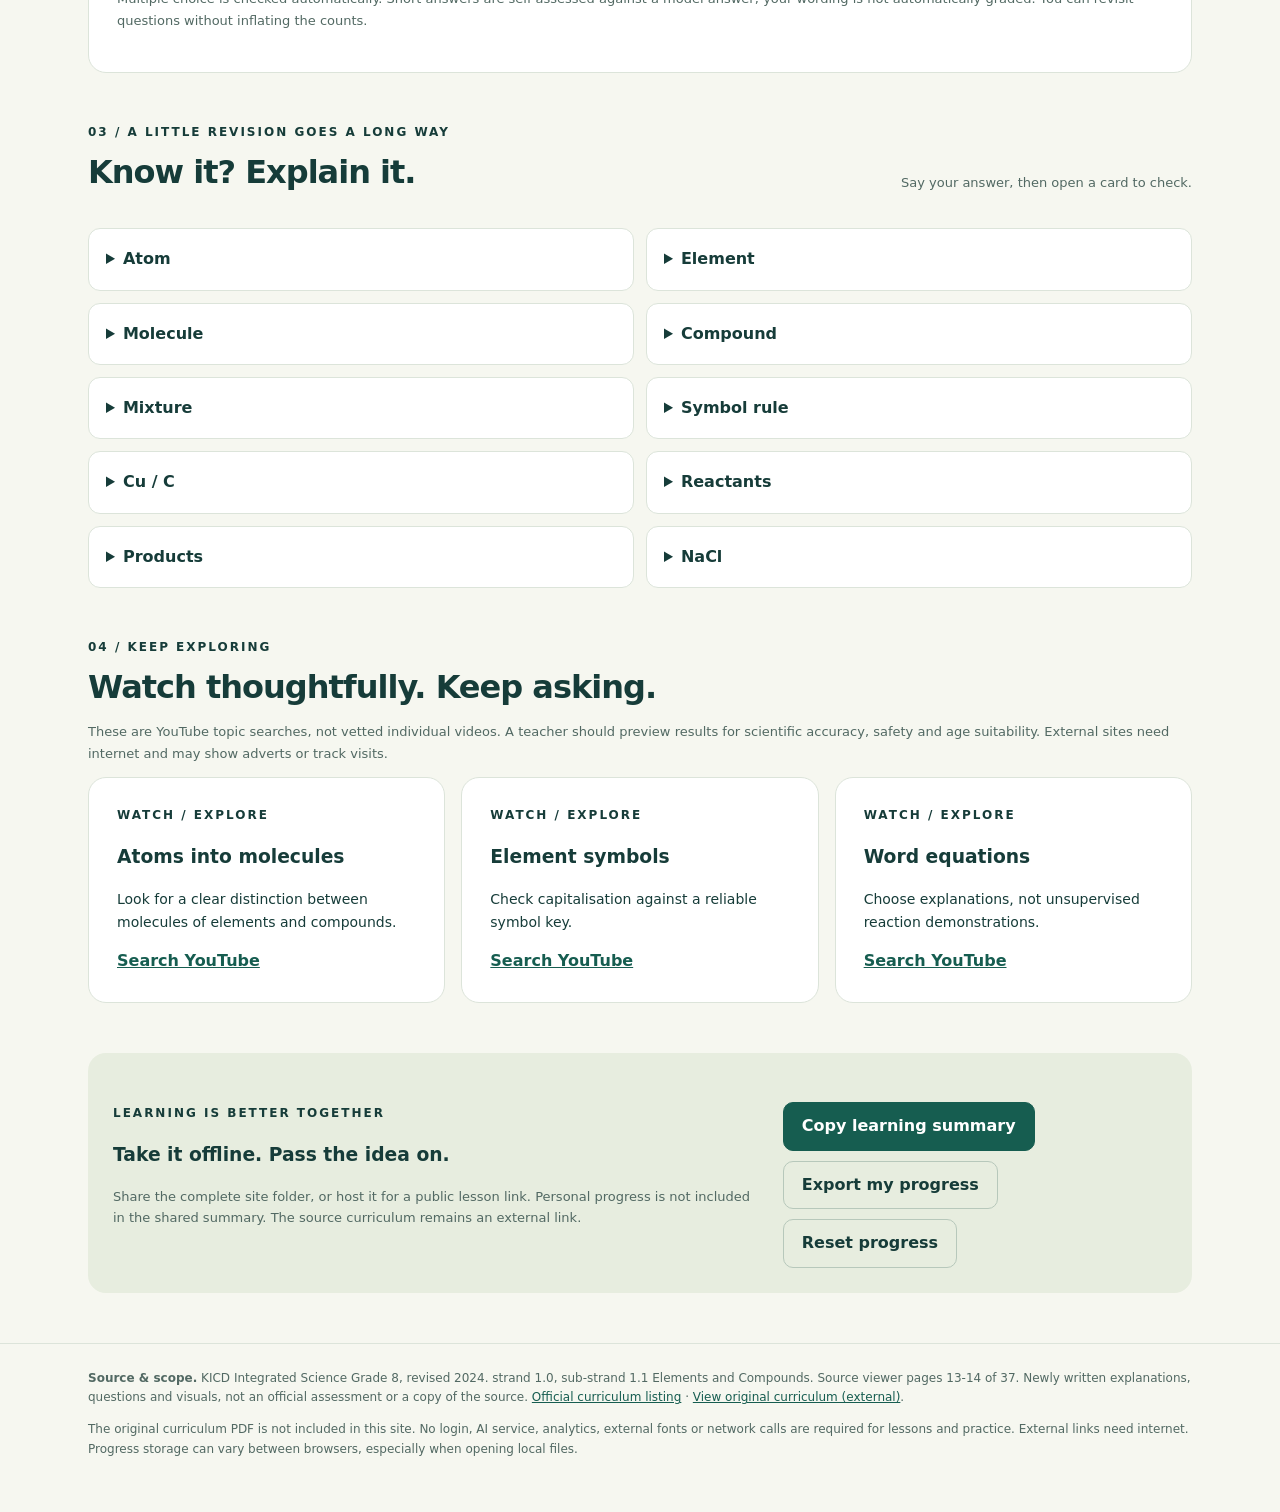
<file: elements-compounds.html>
<!doctype html>
<html lang="en">
<head>
<meta charset="utf-8">
<meta name="viewport" content="width=device-width, initial-scale=1">
<meta name="description" content="An original Grade 8 science topic with visual models, revision cards and 100 practice questions. Works offline when the complete folder is downloaded.">
<title>Science Explorer | Elements and Compounds</title>
<link rel="stylesheet" href="science-408cf9ba4911.css">
</head>
<body>
<a href="#main" class="skip">Skip to content</a>
<header><div class="wrap header"><a class="brand" href="index.html"><span aria-hidden="true">s.</span>science explorer</a><nav aria-label="Main navigation"><a href="index.html">Topics</a><a href="#learn">Learn</a><a href="#practice">Practise</a><a href="#cards">Revision cards</a><a href="#resources">Resources</a></nav></div></header>
<main id="main" class="wrap">
<div class="hero">
<div><div class="pills"><span class="pill">GRADE 8 / INTEGRATED SCIENCE</span><span class="pill">OFFLINE-READY PROTOTYPE</span></div>
<h1 id="hero-heading">Small particles.<br><em>Big changes.</em></h1>
<p class="lead" id="hero-lead">Less reading. More &ldquo;oh, now I get it.&rdquo; Watch tiny science stories, make a prediction, then try it yourself.</p>
<div class="actions"><a class="button" href="#learn">Start exploring &rarr;</a><a class="button secondary" id="pdf-link" href="elements-compounds-lesson.pdf" download>Download our revision PDF</a></div>
<p class="small muted">Five bite-size missions. Play, pause or scrub. No timer on your learning.</p></div>
<div class="lab" id="particle-hero"><div class="eyebrow">The particle playground</div><svg id="particle-model" viewBox="0 0 350 220" role="img" aria-labelledby="particle-title"><title id="particle-title">Simplified model of particles in a solid</title><rect x="22" y="12" width="306" height="196" rx="18" fill="none" stroke="#719286" stroke-dasharray="5 6"/><g id="particles" class="solid"></g></svg><div class="state-buttons" aria-label="Choose a state of matter"><button data-state="solid" aria-pressed="true">Solid</button><button data-state="liquid" aria-pressed="false">Liquid</button><button data-state="gas" aria-pressed="false">Gas</button></div><p id="state-description" aria-live="polite"></p><button id="motion" class="secondary small" style="color:#e4eedf;border-color:#719286;padding:5px 10px" aria-pressed="false">Pause motion</button></div>
<div class="lab" id="energy-hero" hidden><div class="eyebrow">Energy changes. Ideas click.</div><svg viewBox="0 0 420 220" role="img" aria-labelledby="energy-hero-title"><title id="energy-hero-title">Sunlight transfers energy to a solar panel, supplying a lamp that gives out light and transfers energy as heat.</title><circle cx="65" cy="90" r="32" fill="#d8ef88"/><path d="M110 90H150M270 90H310" stroke="#d8ef88" stroke-width="4"/><path d="M140 80L150 90L140 100M300 80L310 90L300 100" fill="none" stroke="#d8ef88" stroke-width="4"/><rect x="165" y="55" width="90" height="65" rx="8" fill="#498d91"/><path d="M195 55V120M225 55V120M165 87H255" stroke="#bce0ce" stroke-width="2"/><circle cx="355" cy="85" r="25" fill="#f2b68a"/><path d="M344 113H366M344 121H366" stroke="#f2b68a" stroke-width="5"/><g fill="#eaf3df" font-size="17" text-anchor="middle"><text x="65" y="155">Sunlight</text><text x="210" y="155">Solar panel</text><text x="355" y="155">Lamp</text><text x="210" y="202">Light + warming surroundings</text></g></svg><p class="small">Follow an energy transfer. Change a contact area. Explore deeper water. All without a real-world hazard.</p><a class="button secondary" style="color:#eaf3df;border-color:#719286" href="#learn">Enter the virtual lab &rarr;</a></div>
<div class="lab" id="topic-hero" hidden><div class="eyebrow">One idea at a time</div><svg viewBox="0 0 420 200" role="img" aria-labelledby="topic-hero-title"><title id="topic-hero-title">Watch, predict and explain at your own pace.</title><path d="M80 80H340" stroke="#88ac95" stroke-width="4"/><circle cx="70" cy="80" r="35" fill="#d8ef88"/><circle cx="210" cy="80" r="35" fill="#f2b68a"/><circle cx="350" cy="80" r="35" fill="#89c3c6"/><path d="M63 64L86 80L63 96Z" fill="#163c39"/><text x="210" y="89" text-anchor="middle" fill="#163c39" font-size="30">?</text><path d="M333 80L345 91L367 67" stroke="#163c39" stroke-width="5" fill="none"/><g text-anchor="middle" fill="#eaf3df" font-size="19"><text x="70" y="155">Watch</text><text x="210" y="155">Predict</text><text x="350" y="155">Explain</text></g></svg><p>Short visual stories. No countdown on your answers. Open the longer explanation only when you want it.</p><a class="button secondary" href="#learn" style="color:#eaf3df;border-color:#719286">Try your first mission &rarr;</a></div>
</div>
<div class="stats"><div><strong>05</strong><small>mini-lessons</small></div><div><strong>100</strong><small>practice questions</small></div><div><strong>10</strong><small>revision cards</small></div><div><strong id="completed-count">0 / 5</strong><small>lessons marked complete</small></div></div>
<p class="notice" id="scope-note">Original teaching material informed by KICD's revised 2024 curriculum. Independent prototype, not KICD-endorsed. Teacher review required. This is a compact introduction to a 22-lesson sub-strand, not the complete course. The source curriculum is linked, not redistributed.</p>
<p id="storage-status" class="small" role="status"></p>
<section id="learn"><div class="section-top"><div><div class="eyebrow">01 / Watch &middot; predict &middot; discover</div><h2>A little science. A big aha.</h2></div><p class="muted small">One visual idea at a time. Explanations only when you want them.</p></div>
<div class="layout"><div id="route" class="route" aria-label="Choose a mini-lesson"></div><article class="panel" id="lesson-content" aria-labelledby="lesson-title"><div class="eyebrow" id="lesson-number"></div><h3 id="lesson-title"></h3><p class="muted" id="lesson-goal"></p>
<div class="mission">
<div class="eyebrow">Your 30-second mission / go at your own pace</div><h4 id="mission-title"></h4>
<div class="mission-stage" id="mission-stage"><svg id="mission-svg" viewBox="0 0 600 290" role="img" aria-labelledby="mission-svg-title mission-svg-description"><title id="mission-svg-title"></title><desc id="mission-svg-description"></desc><g id="mission-art"></g></svg></div>
<div class="mission-controls"><button id="mission-play" aria-pressed="false">Play animation</button><button id="mission-step" class="secondary">Next scene</button><button id="mission-restart" class="secondary">Restart</button></div>
<label class="timeline" for="mission-timeline">Explore the story <input type="range" min="0" max="100" step="1" value="0" id="mission-timeline" aria-valuetext="Start of the story"></label>
<label class="salt-control" id="salt-control" hidden><input type="checkbox" id="add-salt" checked> Add dissolved salt to the right-hand water</label>
<div id="scene-controls" hidden><label class="timeline" for="scene-choice">Change the model <select id="scene-choice"></select></label></div>
<div id="energy-control" hidden><label class="timeline" for="energy-example">Choose an energy story <select id="energy-example"><option value="fall">Falling ball</option><option value="torch">Battery-powered torch</option></select></label></div>
<div id="solid-controls" hidden><label class="timeline" for="contact-force">Downward push: <output id="force-value">Medium</output><input id="contact-force" type="range" min="20" max="100" step="20" value="40"></label><label class="timeline" for="contact-area">Contact surface: <output id="area-value">Medium</output><input id="contact-area" type="range" min="20" max="100" step="20" value="40"></label></div>
<div id="measurement-controls" hidden><label class="salt-control"><input type="checkbox" id="show-measurements"> Show measurements (optional)</label><p class="small muted">Force is measured in newtons. Pressure is force spread over an area, measured in pascals or kilopascals (kPa).</p></div>
<div id="liquid-controls" hidden><label class="timeline" for="probe-depth">Move both probes deeper: <input id="probe-depth" type="range" min="0" max="100" step="1" value="50" aria-valuetext="Mid-depth"></label></div>
<p id="mission-caption" class="caption"></p><p id="mission-caveat" class="small muted"></p>
<div class="prediction"><p><strong id="prediction-question"></strong></p><div id="prediction-options"></div><p id="prediction-result" class="mission-result" role="status"></p></div>
<p class="takeaway"><strong>Keep this idea:</strong> <span id="mission-takeaway"></span></p>
</div>
<details class="reading" id="lesson-details"><summary>Read the explanation &amp; try a deeper challenge (optional)</summary><div id="lesson-text"></div>
<div id="heating-visual" hidden><svg class="curve" viewBox="0 0 650 300" role="img" aria-labelledby="curve-title curve-desc"><title id="curve-title">Ideal heating curve for pure water at constant standard atmospheric pressure</title><desc id="curve-desc">Temperature rises in ice, is steady at zero degrees Celsius during melting, rises in liquid, is steady at one hundred degrees Celsius during boiling, then rises in gas. Energy supplied increases along the horizontal axis.</desc><path d="M65 20V255H625" stroke="#547268" fill="none" stroke-width="2"/><path d="M75 240L160 205H250L390 85H495L590 35" stroke="#166453" stroke-width="4" fill="none"/><g fill="#163c39" font-size="13"><text x="15" y="208">0 C</text><text x="5" y="88">100 C</text><text x="165" y="229">Melting</text><text x="400" y="109">Boiling</text><text x="90" y="185">Solid</text><text x="285" y="180">Liquid</text><text x="535" y="100">Gas</text><text x="280" y="285">Energy supplied (schematic)</text><text transform="translate(20,170) rotate(-90)">Temperature</text></g></svg><p class="small muted">Not measured data or drawn to scale. Plateau lengths are illustrative. C denotes degrees Celsius.</p></div>
<div class="challenge"><h3>Think it through</h3><p id="challenge"></p></div></details><label class="check"><input id="lesson-complete" type="checkbox"> I can explain this idea in my own words</label>
<p class="small muted" id="safety-note"><strong>Virtual lab only.</strong> No flames, hot liquids or tasting. Real heating investigations need a teacher.</p></article></div></section>
<section id="practice"><div class="section-top"><div><div class="eyebrow">02 / Put your ideas to work</div><h2>Get curious. Make mistakes. Learn.</h2></div><span class="pill">40 MULTIPLE CHOICE + 60 SHORT ANSWER</span></div>
<div class="panel"><div class="quiz-head"><div><strong id="practice-summary">0 / 100 reviewed</strong><p class="muted small" id="score-summary">Progress stays in this browser.</p></div><label>Choose a topic<select id="topic-filter"><option value="all">All topics (100)</option></select></label></div><div class="bar" role="progressbar" aria-label="Questions reviewed" aria-valuemin="0" aria-valuemax="100" aria-valuenow="0" id="quiz-progress"><span id="quiz-bar"></span></div><p class="qmeta" id="question-meta"></p>
<form id="quiz-form"><fieldset><legend id="question-prompt"></legend><div id="answer-area"></div></fieldset><button type="submit" id="check-answer">Check answer</button><button type="button" id="reveal-answer" hidden>Reveal model answer</button></form>
<div id="feedback" aria-live="polite" hidden></div><button id="retry-question" class="secondary" hidden>Try this question again</button><div id="self-mark" class="actions" hidden><button id="self-correct">My explanation matched</button><button class="secondary" id="self-review">I need more practice</button></div>
<div class="quiz-footer"><button id="previous-question" class="secondary">Previous</button><button id="next-question">Next question &rarr;</button></div>
<p class="small muted">Multiple choice is checked automatically. Short answers are self-assessed against a model answer; your wording is not automatically graded. You can revisit questions without inflating the counts.</p></div></section>
<section id="cards"><div class="section-top"><div><div class="eyebrow">03 / A little revision goes a long way</div><h2>Know it? Explain it.</h2></div><p class="small muted">Say your answer, then open a card to check.</p></div><div class="cards" id="flashcards"></div></section>
<section id="resources"><div class="eyebrow">04 / Keep exploring</div><h2 id="resources-title">A video break, with a purpose.</h2>
<div class="panel video-layout"><div><span class="pill">OPTIONAL / INTERNET NEEDED</span><h3 id="video-title">Boiling Point Demo Video - Water vs Salt Water</h3><p class="small muted" id="video-credit">Matthew Robinson / Holly Grove Middle School</p><p id="video-prompt">Before watching: predict which sample has the higher boiling temperature. Then look for the thermometer evidence.</p><div class="video-controls"><button id="load-video">Load YouTube video</button><button id="unload-video" class="secondary" hidden>Close video</button></div><p class="small"><a id="video-link" href="https://www.youtube.com/watch?v=ym1ggwU3lDY" target="_blank" rel="noopener noreferrer">Watch on YouTube instead &nearr;</a></p><details><summary id="alternate-video-heading">Try a short explanation instead</summary><p class="small" id="alternate-video-note">The Science Classroom: Boiling Point Elevation. Includes extension vocabulary beyond this introductory lesson.</p><button id="select-short" class="secondary">Choose the Short</button><button id="select-demo" class="secondary">Choose the classroom demo</button></details></div>
<div><div class="video-box" id="video-box"><p>Videos load only when you choose.<br>No autoplay. No video download.</p></div><p class="small muted" id="video-status" role="status">Loading contacts YouTube. External videos may contain adverts or tracking. Embedded playback may be blocked in local files; the YouTube link remains available.</p></div></div>
<p class="small muted">Video titles and publishers were checked against YouTube metadata, not fully reviewed for classroom suitability. A teacher should review the videos and any search results first. All five built-in animations work without internet.</p>
<div class="resources" id="search-resources"><article class="panel"><div class="eyebrow">Watch / particles</div><h3>A world in motion</h3><p>Look for an animation that compares solid, liquid and gas particles without changing particle size.</p><a href="https://www.youtube.com/results?search_query=states+of+matter+particle+model+secondary+science" target="_blank" rel="noopener noreferrer">Search YouTube &nearr;</a></article><article class="panel"><div class="eyebrow">Watch / energy</div><h3>Decode a heating curve</h3><p>Look for an explanation of energy transfer during the flat sections, and check its pressure assumptions.</p><a href="https://www.youtube.com/results?search_query=heating+cooling+curves+changes+of+state+science" target="_blank" rel="noopener noreferrer">Search YouTube &nearr;</a></article><article class="panel"><div class="eyebrow">Watch / changes</div><h3>New shape or new substance?</h3><p>Choose an explanation that does not rely on reversibility as the only classification test.</p><a href="https://www.youtube.com/results?search_query=physical+chemical+changes+new+substances+science" target="_blank" rel="noopener noreferrer">Search YouTube &nearr;</a></article></div></section>
<div id="external-reading" class="notice" hidden></div>
<section class="bottom"><div><div class="eyebrow">Learning is better together</div><h3>Take it offline. Pass the idea on.</h3><p class="small muted">Share the complete site folder, or host it for a public lesson link. Personal progress is not included in the shared summary. The source curriculum remains an external link.</p></div><div class="actions"><button id="share">Copy learning summary</button><button id="export" class="secondary">Export my progress</button><button id="reset" class="secondary">Reset progress</button></div></section><p id="action-status" role="status" class="small"></p>
</main>
<footer><div class="wrap"><strong>Source & scope.</strong> <span id="source-reference">KICD Integrated Science Grade 8, revised 2024, strand 1.0 / sub-strand 1.2, printed curriculum pages 3-4. Source viewer pages 15-16 of 37; assessment rubric on viewer page 19. Lesson text and questions are original, curriculum-informed material. Not a complete 22-lesson programme or an official assessment.</span> <a href="https://kicd.ac.ke/cbc-materials/curriculum-designs/grade-eight-designs/#category10" target="_blank" rel="noopener noreferrer">Official curriculum listing</a> &middot; <a href="https://drive.google.com/file/d/1RpqZRmeMywbc1Tya0_x-tNJBs75Gy0-v/view" target="_blank" rel="noopener noreferrer">View original curriculum (external)</a>.<p>The original curriculum PDF is not included in this site. No login, AI service, analytics, external fonts or network calls are required for lessons and practice. External links need internet. Progress storage can vary between browsers, especially when opening local files.</p></div></footer>
<noscript><p class="wrap callout">This interactive lesson needs JavaScript. Open the <a href="elements-compounds-lesson.pdf">original printable lesson and all 100 questions</a> instead.</p></noscript>
<script>const DATA = {"units": [{"title": "Atoms, elements & molecules", "goal": "Distinguish an atom, an element, a molecule and a compound.", "text": ["An element contains one type of atom. An atom is the smallest unit that retains an element's chemical identity. The coloured balls in our model stand for whole atoms; they are not photographs or drawn to scale.", "A molecule has two or more atoms bonded together. An oxygen molecule contains oxygen atoms only, so it is still an element. A water molecule contains hydrogen and oxygen atoms, so water is a compound.", "A compound contains different elements chemically combined in fixed proportions. Not all compounds consist of separate molecules: sodium chloride forms an extended ionic structure. Not all elements consist of isolated atoms.", "A mixture contains substances physically combined rather than chemically joined in one fixed composition. A model's colour key represents atom identity; real atoms are not coloured classroom balls."], "challenge": "Explain why oxygen molecules represent an element but water molecules represent a compound."}, {"title": "Speak in symbols", "goal": "Use the correct symbols and capitalisation for selected elements.", "text": ["An element symbol is a short international label. A one-letter symbol is capitalised. In a two-letter symbol, the first letter is a capital and the second is lowercase.", "Useful examples are oxygen O, carbon C, hydrogen H, nitrogen N, iron Fe, aluminium Al and copper Cu. Silver is Ag, gold Au, chlorine Cl, sodium Na, mercury Hg and lead Pb.", "Some symbols come from historical names, so they are not always the first letters of the English name. Cu is copper; C is carbon. Cl is chlorine, not the letters C and capital I.", "An element symbol and a substance formula serve different purposes. O is the symbol for oxygen; O2 describes a molecule with two oxygen atoms. Learning the key prevents ambiguous labels."], "challenge": "Explain why CO and Co would not mean the same thing, even though only one capital letter changes."}, {"title": "Word equations", "goal": "Identify reactants and products in simple word equations.", "text": ["A word equation describes a chemical reaction using substance names. Reactants appear before the arrow; products appear after it. The arrow means 'forms' or 'produces', not 'is identical to'.", "Examples include hydrogen plus oxygen forming water, carbon plus oxygen forming carbon dioxide, and copper plus oxygen forming copper oxide. Aluminium can react with oxygen to form aluminium oxide.", "Sodium and chlorine can form sodium chloride. These reactants can be hazardous: this is a reading and modelling activity, not an instruction to mix or burn elements.", "Atoms are rearranged in chemical reactions rather than created from nothing. Word equations name the substances; balancing symbolic equations is a separate task and is not required in this introduction."], "challenge": "For carbon plus oxygen forming carbon dioxide, identify the reactants and product without performing the reaction."}, {"title": "Read a compound", "goal": "Identify element types in selected two-element compounds.", "text": ["Compound names and formulae help identify their elements. Water contains hydrogen and oxygen; carbon dioxide contains carbon and oxygen; sodium chloride contains sodium and chlorine.", "Copper oxide contains copper and oxygen. Aluminium oxide contains aluminium and oxygen. These examples each contain two element types even when the total atom count is greater than two.", "In the formula H2O, the small 2 means two hydrogen atoms per water molecule; the unnumbered O means one oxygen atom. CO2 represents one carbon and two oxygen atoms per molecule.", "NaCl describes a one-to-one ratio in an extended ionic structure, not a separate sodium-chloride molecule. Chemical formulae are case-sensitive, and composition alone does not tell you whether a substance is safe."], "challenge": "Explain the difference between 'two elements' and 'two atoms' using a water molecule."}, {"title": "Useful materials & labels", "goal": "Connect elements and compounds with uses and safe label reading.", "text": ["Copper is useful in electrical wiring because it conducts electricity well. Iron is widely used in structures, often as part of alloys such as steel. Aluminium is relatively light and is used in many frames and containers.", "Gold and silver are used in jewellery and decorative objects. Their value, durability and appearance influence choices. A real object may be an alloy or coated material rather than a pure element.", "Labels can identify ingredients and quantities. A food label may list a compound containing sodium rather than sodium metal. Read the name and context instead of assuming every mention of an element means the pure element is present.", "Mercury and lead are hazardous. Learn their symbols from models and reliable information, not by opening equipment or handling unknown materials. Never taste laboratory samples, touch exposed wiring or take supplements because of a classroom exercise."], "challenge": "Choose a safe packaging label and explain one ingredient name without assuming it is a pure element."}], "questions": [{"id": 1, "unit": 0, "prompt": "An element contains how many types of atom?", "answer": "One", "explanation": "An element is defined by one atom type.", "options": ["Two in every case", "None", "An unlimited mixture", "One"]}, {"id": 2, "unit": 0, "prompt": "Which model represents a compound molecule?", "answer": "Hydrogen and oxygen atoms bonded together", "explanation": "A compound contains different elements chemically combined.", "options": ["Two oxygen atoms bonded", "Unbonded oxygen atoms only", "Hydrogen and oxygen atoms bonded together", "One iron atom"]}, {"id": 3, "unit": 0, "prompt": "Two bonded oxygen atoms form what?", "answer": "A molecule of an element", "explanation": "Bonding two atoms of the same element does not make a compound.", "options": ["A new element", "A molecule of an element", "A compound of two elements", "A mixture of metals"]}, {"id": 4, "unit": 0, "prompt": "Which is a compound?", "answer": "Water", "explanation": "Water contains hydrogen and oxygen chemically combined.", "options": ["Water", "Pure copper", "Oxygen", "Gold"]}, {"id": 5, "unit": 0, "prompt": "Which is a mixture?", "answer": "Air", "explanation": "Air contains several substances physically mixed.", "options": ["Pure water", "Pure gold", "Pure sodium chloride", "Air"]}, {"id": 6, "unit": 0, "prompt": "What do coloured balls represent in this lesson?", "answer": "Whole atoms in a simplified model", "explanation": "Model colours are an identification key.", "options": ["Cells", "Measured atom photographs", "Whole atoms in a simplified model", "Literal coloured planets"]}, {"id": 7, "unit": 0, "prompt": "Which statement about compounds is accurate?", "answer": "Not all consist of separate molecules", "explanation": "Ionic compounds can form extended structures.", "options": ["All are safe to taste", "Not all consist of separate molecules", "All contain one atom type", "Every compound is a mixture"]}, {"id": 8, "unit": 0, "prompt": "A water molecule has how many element types?", "answer": "Two", "explanation": "Hydrogen and oxygen are the two types.", "options": ["Two", "One", "Three", "Zero"]}, {"id": 9, "unit": 0, "prompt": "Define an atom.", "answer": "The smallest unit retaining an element's chemical identity.", "explanation": "An atom is not the same as a cell."}, {"id": 10, "unit": 0, "prompt": "Define an element.", "answer": "A substance containing one type of atom.", "explanation": "Its atoms may be bonded to others of the same type."}, {"id": 11, "unit": 0, "prompt": "Define a molecule.", "answer": "Two or more atoms bonded together as a discrete group.", "explanation": "A molecule can contain one or more element types."}, {"id": 12, "unit": 0, "prompt": "Define a compound.", "answer": "Different elements chemically combined in fixed proportions.", "explanation": "Physical mixing alone does not make a compound."}, {"id": 13, "unit": 0, "prompt": "Explain why an oxygen molecule is not a compound.", "answer": "It contains only oxygen atoms.", "explanation": "A compound requires different elements."}, {"id": 14, "unit": 0, "prompt": "Name the elements in water.", "answer": "Hydrogen and oxygen.", "explanation": "Water is not a new element."}, {"id": 15, "unit": 0, "prompt": "Why is air a mixture?", "answer": "Its different gases are physically combined rather than all bonded into one compound.", "explanation": "Its composition can vary."}, {"id": 16, "unit": 0, "prompt": "Can a molecule also represent an element? Give an example.", "answer": "Yes, an oxygen molecule.", "explanation": "All its atoms belong to the same element."}, {"id": 17, "unit": 0, "prompt": "Why should sodium chloride not be pictured as isolated molecules without a caveat?", "answer": "It forms an extended ionic structure.", "explanation": "A formula unit gives a ratio, not a separate molecule."}, {"id": 18, "unit": 0, "prompt": "State one limitation of the ball model.", "answer": "It is not to scale and the colours are only a key.", "explanation": "Models select features rather than showing everything."}, {"id": 19, "unit": 0, "prompt": "How does a mixture differ from a compound?", "answer": "A mixture is physically combined; a compound has chemically combined elements in fixed proportions.", "explanation": "The distinction is not just appearance."}, {"id": 20, "unit": 0, "prompt": "Does joining two atoms always create a new element?", "answer": "No.", "explanation": "Element identity depends on atom type, not simply bonding."}, {"id": 21, "unit": 1, "prompt": "What is the symbol for oxygen?", "answer": "O", "explanation": "The selected element's symbol is a capital O.", "options": ["Ox", "o", "Og", "O"]}, {"id": 22, "unit": 1, "prompt": "What is the symbol for iron?", "answer": "Fe", "explanation": "The second letter must be lowercase.", "options": ["FE", "F", "Fe", "Ir"]}, {"id": 23, "unit": 1, "prompt": "Which symbol represents copper?", "answer": "Cu", "explanation": "C is carbon; Cu is copper.", "options": ["Co", "Cu", "C", "CU"]}, {"id": 24, "unit": 1, "prompt": "Which symbol represents sodium?", "answer": "Na", "explanation": "Some symbols reflect historical names.", "options": ["Na", "So", "NA", "S"]}, {"id": 25, "unit": 1, "prompt": "What is the symbol for gold?", "answer": "Au", "explanation": "Ag is silver, not gold.", "options": ["Go", "AU", "Ag", "Au"]}, {"id": 26, "unit": 1, "prompt": "What is the symbol for silver?", "answer": "Ag", "explanation": "Silver's standard symbol is Ag.", "options": ["AG", "Au", "Ag", "Si"]}, {"id": 27, "unit": 1, "prompt": "Which capitalisation is correct for chlorine?", "answer": "Cl", "explanation": "Use a capital first letter and lowercase second letter.", "options": ["cL", "Cl", "CL", "cl"]}, {"id": 28, "unit": 1, "prompt": "Which is the symbol for lead?", "answer": "Pb", "explanation": "Lead uses the historical symbol Pb.", "options": ["Pb", "Le", "PB", "Ld"]}, {"id": 29, "unit": 1, "prompt": "Write the symbol for carbon.", "answer": "C.", "explanation": "It is a one-letter capital symbol."}, {"id": 30, "unit": 1, "prompt": "Write the symbol for hydrogen.", "answer": "H.", "explanation": "Do not replace it with an invented abbreviation."}, {"id": 31, "unit": 1, "prompt": "Write the symbol for nitrogen.", "answer": "N.", "explanation": "The symbol is case-sensitive."}, {"id": 32, "unit": 1, "prompt": "Write the symbol for aluminium.", "answer": "Al.", "explanation": "The second character is lowercase l."}, {"id": 33, "unit": 1, "prompt": "Write the symbol for mercury.", "answer": "Hg.", "explanation": "Mercury is hazardous; a symbol exercise does not require handling it."}, {"id": 34, "unit": 1, "prompt": "Explain the difference between C and Cu.", "answer": "C represents carbon; Cu represents copper.", "explanation": "Capitalisation and the second letter matter."}, {"id": 35, "unit": 1, "prompt": "Explain the difference between Ag and Au.", "answer": "Ag is silver and Au is gold.", "explanation": "Similar-looking symbols can identify different elements."}, {"id": 36, "unit": 1, "prompt": "Correct the symbol FE for iron.", "answer": "Fe.", "explanation": "The second letter is lowercase."}, {"id": 37, "unit": 1, "prompt": "Correct the symbol na for sodium.", "answer": "Na.", "explanation": "The first letter is uppercase."}, {"id": 38, "unit": 1, "prompt": "Why are standard symbols useful?", "answer": "They provide concise, internationally understood element labels.", "explanation": "Invented local abbreviations could cause confusion."}, {"id": 39, "unit": 1, "prompt": "Does O2 replace O as the element's symbol?", "answer": "No. O is the symbol; O2 is a molecular formula.", "explanation": "The number describes atoms in the molecule."}, {"id": 40, "unit": 1, "prompt": "What is the general capitalisation rule for two-letter symbols?", "answer": "Capital first letter, lowercase second letter.", "explanation": "Changing case can change meaning."}, {"id": 41, "unit": 2, "prompt": "Where are reactants written in a word equation?", "answer": "Before the arrow", "explanation": "Reactants are the starting substances.", "options": ["After the arrow only", "Only in a title", "They are omitted", "Before the arrow"]}, {"id": 42, "unit": 2, "prompt": "What does the reaction arrow mean?", "answer": "Forms or produces", "explanation": "It indicates the direction of the described reaction.", "options": ["Is always safe to mix", "Contains no atoms", "Forms or produces", "Is the same substance as"]}, {"id": 43, "unit": 2, "prompt": "Hydrogen reacting with oxygen can form what?", "answer": "Water", "explanation": "Water contains hydrogen and oxygen.", "options": ["Sodium chloride", "Water", "Pure copper", "Gold"]}, {"id": 44, "unit": 2, "prompt": "Carbon reacting with oxygen to make carbon dioxide has which product?", "answer": "Carbon dioxide", "explanation": "The product is named after the arrow.", "options": ["Carbon dioxide", "Carbon only", "Oxygen only", "Copper oxide"]}, {"id": 45, "unit": 2, "prompt": "Copper plus oxygen can form what compound?", "answer": "Copper oxide", "explanation": "The compound contains copper and oxygen.", "options": ["Sodium chloride", "Water", "Aluminium oxide", "Copper oxide"]}, {"id": 46, "unit": 2, "prompt": "Sodium plus chlorine can form what?", "answer": "Sodium chloride", "explanation": "The product combines sodium and chlorine.", "options": ["Copper", "Hydrogen", "Sodium chloride", "Carbon dioxide"]}, {"id": 47, "unit": 2, "prompt": "What happens to atoms in an ordinary chemical reaction?", "answer": "They are rearranged", "explanation": "The model conserves atom types and numbers.", "options": ["They stop being matter", "They are rearranged", "They are all destroyed", "They turn into cells"]}, {"id": 48, "unit": 2, "prompt": "Which activity is appropriate here?", "answer": "Reading and modelling equations", "explanation": "These examples are not practical instructions.", "options": ["Reading and modelling equations", "Burning unknown powders", "Mixing sodium with chlorine", "Tasting products"]}, {"id": 49, "unit": 2, "prompt": "Name the reactants when water forms from hydrogen and oxygen.", "answer": "Hydrogen and oxygen.", "explanation": "These are the starting substances."}, {"id": 50, "unit": 2, "prompt": "Name the product of carbon plus oxygen in the example.", "answer": "Carbon dioxide.", "explanation": "The named product is after the arrow."}, {"id": 51, "unit": 2, "prompt": "Write a word equation for copper oxide formation.", "answer": "Copper + oxygen -> copper oxide.", "explanation": "This describes substances, not an experimental method."}, {"id": 52, "unit": 2, "prompt": "Write a word equation for aluminium oxide formation.", "answer": "Aluminium + oxygen -> aluminium oxide.", "explanation": "The product contains aluminium and oxygen."}, {"id": 53, "unit": 2, "prompt": "Write a word equation for sodium chloride formation.", "answer": "Sodium + chlorine -> sodium chloride.", "explanation": "Do not attempt this hazardous reaction."}, {"id": 54, "unit": 2, "prompt": "What is a product?", "answer": "A substance formed in a reaction.", "explanation": "It is written after the arrow in the word equation."}, {"id": 55, "unit": 2, "prompt": "What is a reactant?", "answer": "A starting substance in a reaction.", "explanation": "It is written before the arrow."}, {"id": 56, "unit": 2, "prompt": "Does a word equation by itself give a safe laboratory method?", "answer": "No.", "explanation": "Safety, equipment and supervision require separate assessment."}, {"id": 57, "unit": 2, "prompt": "Why is a reaction arrow not simply an equals sign?", "answer": "It describes a transformation into products.", "explanation": "Reactants and products have different chemical identities."}, {"id": 58, "unit": 2, "prompt": "Which elements are present in carbon dioxide?", "answer": "Carbon and oxygen.", "explanation": "Their atoms are rearranged into the product."}, {"id": 59, "unit": 2, "prompt": "Must you balance symbolic equations to identify reactants in this lesson?", "answer": "No.", "explanation": "Naming reactants and products is the introductory goal."}, {"id": 60, "unit": 2, "prompt": "What does conservation mean in the atom model?", "answer": "The reaction rearranges atoms without losing or creating them.", "explanation": "A useful model must keep its atom accounting consistent."}, {"id": 61, "unit": 3, "prompt": "Which elements are in carbon dioxide?", "answer": "Carbon and oxygen", "explanation": "The name identifies carbon and oxygen.", "options": ["Copper and oxygen", "Carbon and sodium", "Chlorine and gold", "Carbon and oxygen"]}, {"id": 62, "unit": 3, "prompt": "Which elements are in sodium chloride?", "answer": "Sodium and chlorine", "explanation": "Chloride in this name relates to chlorine.", "options": ["Sodium and copper", "Nitrogen and oxygen", "Sodium and chlorine", "Silver and carbon"]}, {"id": 63, "unit": 3, "prompt": "Which elements are in copper oxide?", "answer": "Copper and oxygen", "explanation": "Oxide indicates oxygen combined with another element.", "options": ["Chlorine and oxygen", "Copper and oxygen", "Carbon and oxygen", "Copper and hydrogen"]}, {"id": 64, "unit": 3, "prompt": "A water molecule contains how many atoms in total?", "answer": "Three", "explanation": "Two hydrogen atoms and one oxygen atom make three.", "options": ["Three", "Two", "One", "Four"]}, {"id": 65, "unit": 3, "prompt": "CO2 has how many element types?", "answer": "Two", "explanation": "C and O identify two types, despite three atoms per molecule.", "options": ["Three", "One", "Zero", "Two"]}, {"id": 66, "unit": 3, "prompt": "Which pair is in aluminium oxide?", "answer": "Aluminium and oxygen", "explanation": "The two-element compound's name supplies the pair.", "options": ["Silver and oxygen", "Iron and chlorine", "Aluminium and oxygen", "Aluminium and gold"]}, {"id": 67, "unit": 3, "prompt": "NaCl is best described here as what?", "answer": "A ratio in an ionic structure", "explanation": "Its formula is not a claim of isolated NaCl molecules.", "options": ["A cell", "A ratio in an ionic structure", "A separate molecule of every salt", "An oxygen element"]}, {"id": 68, "unit": 3, "prompt": "Does knowing a formula guarantee safe handling?", "answer": "No", "explanation": "Safety depends on hazards, exposure and context.", "options": ["No", "Yes, all compounds are safe", "Only if it has two letters", "Only if it is white"]}, {"id": 69, "unit": 3, "prompt": "Identify both element symbols in H2O.", "answer": "H and O, representing hydrogen and oxygen.", "explanation": "Element symbols identify composition, not safe handling."}, {"id": 70, "unit": 3, "prompt": "Name the elements in aluminium oxide.", "answer": "Aluminium and oxygen.", "explanation": "It contains two element types."}, {"id": 71, "unit": 3, "prompt": "Explain the 2 in H2O.", "answer": "There are two hydrogen atoms per water molecule.", "explanation": "The number applies to the preceding element symbol."}, {"id": 72, "unit": 3, "prompt": "How many oxygen atoms are shown in one CO2 molecule?", "answer": "Two.", "explanation": "The subscript follows O."}, {"id": 73, "unit": 3, "prompt": "How many carbon atoms are shown in one CO2 molecule?", "answer": "One.", "explanation": "An omitted number means one in this molecular formula."}, {"id": 74, "unit": 3, "prompt": "Why does water have two element types but three atoms per molecule?", "answer": "Its molecule has two hydrogen atoms and one oxygen atom.", "explanation": "Atom count and element-type count answer different questions."}, {"id": 75, "unit": 3, "prompt": "What element does oxide indicate in these compound names?", "answer": "Oxygen.", "explanation": "The other part of the name identifies the other element."}, {"id": 76, "unit": 3, "prompt": "Can a compound have properties different from its elements?", "answer": "Yes.", "explanation": "Combining chemically can produce a substance with very different properties."}, {"id": 77, "unit": 3, "prompt": "Why should a formula's capital letters be preserved?", "answer": "They distinguish element symbols and prevent misreading.", "explanation": "Chemical notation is case-sensitive."}, {"id": 78, "unit": 3, "prompt": "What does the Na-to-Cl ratio in NaCl indicate?", "answer": "A one-to-one ratio.", "explanation": "It does not mean a separate NaCl molecule."}, {"id": 79, "unit": 3, "prompt": "Why is a name not an invitation to taste a sample?", "answer": "A known name does not remove its hazards.", "explanation": "Laboratory samples must never be tasted."}, {"id": 80, "unit": 3, "prompt": "What is meant by a two-element compound?", "answer": "A compound containing two different element types.", "explanation": "It can contain more than two atoms in a molecular unit."}, {"id": 81, "unit": 4, "prompt": "Why is copper commonly used in wiring?", "answer": "It conducts electricity well", "explanation": "Material properties help explain uses.", "options": ["It is an electrical insulator", "It is always the cheapest substance", "It contains no atoms", "It conducts electricity well"]}, {"id": 82, "unit": 4, "prompt": "Which element is often used in jewellery?", "answer": "Gold", "explanation": "Gold's appearance and durability are useful properties.", "options": ["Sodium metal", "Oxygen gas", "Gold", "Chlorine gas"]}, {"id": 83, "unit": 4, "prompt": "Which element is a major part of ordinary steel?", "answer": "Iron", "explanation": "Steel is an alloy, not usually pure iron.", "options": ["Gold", "Iron", "Mercury", "Chlorine"]}, {"id": 84, "unit": 4, "prompt": "Which is a safe way to study mercury?", "answer": "Use models and reliable information", "explanation": "Mercury can be hazardous.", "options": ["Use models and reliable information", "Break open equipment", "Touch a spill", "Taste it"]}, {"id": 85, "unit": 4, "prompt": "A label lists sodium chloride. Does that mean it contains sodium metal?", "answer": "No", "explanation": "A compound is not the same as the separate pure element.", "options": ["Always", "Only if the packet is white", "Only if it is expensive", "No"]}, {"id": 86, "unit": 4, "prompt": "What should you do with an unknown laboratory sample?", "answer": "Follow the teacher's safety instructions", "explanation": "Unknown samples may have hidden hazards.", "options": ["Smell it directly", "Mix it with everything", "Follow the teacher's safety instructions", "Taste it"]}, {"id": 87, "unit": 4, "prompt": "Why might aluminium be chosen for a frame?", "answer": "It is relatively light", "explanation": "Different applications require different properties.", "options": ["It cannot form compounds", "It is relatively light", "It has no mass", "It is a gas at room temperature"]}, {"id": 88, "unit": 4, "prompt": "What can a packaging label help identify?", "answer": "Ingredients and stated quantities", "explanation": "Read labels in context and follow safety information.", "options": ["Ingredients and stated quantities", "Every possible safety fact", "The exact position of every atom", "A guarantee of purity"]}, {"id": 89, "unit": 4, "prompt": "Give one use of copper.", "answer": "Electrical wiring.", "explanation": "Good electrical conductivity supports that use."}, {"id": 90, "unit": 4, "prompt": "Give one use of iron-containing materials.", "answer": "For example, building structures or tools made of steel.", "explanation": "The object may be an alloy rather than pure iron."}, {"id": 91, "unit": 4, "prompt": "Give one use of gold or silver.", "answer": "Jewellery or decorative objects.", "explanation": "Appearance and durability affect material choice."}, {"id": 92, "unit": 4, "prompt": "Why may a metal object not be a pure element?", "answer": "It may be an alloy, coating or combination of materials.", "explanation": "Appearance alone cannot establish composition."}, {"id": 93, "unit": 4, "prompt": "What should you read before using a packaged product?", "answer": "Its instructions, ingredients and safety information.", "explanation": "A single chemical name is not the whole context."}, {"id": 94, "unit": 4, "prompt": "Explain why sodium in a food label is not an instruction to handle sodium metal.", "answer": "The label may refer to sodium in compounds, not the pure reactive metal.", "explanation": "Chemical form changes properties and hazards."}, {"id": 95, "unit": 4, "prompt": "Name two hazardous elements mentioned in this topic.", "answer": "Mercury and lead.", "explanation": "Study them without handling samples."}, {"id": 96, "unit": 4, "prompt": "Why must exposed wiring not be used as a classroom sample?", "answer": "It can cause electric shock or other injury.", "explanation": "A material-use discussion is not a practical wiring task."}, {"id": 97, "unit": 4, "prompt": "What property helps explain copper's use in electrical connections?", "answer": "Good electrical conductivity.", "explanation": "The chosen property should relate to the intended use."}, {"id": 98, "unit": 4, "prompt": "Does a valuable material always make the best tool?", "answer": "No.", "explanation": "Function, safety, strength and cost also matter."}, {"id": 99, "unit": 4, "prompt": "Why should a lesson not tell learners to take a mineral supplement?", "answer": "Supplement decisions require appropriate health guidance, not a symbol exercise.", "explanation": "Learning labels is not medical advice."}, {"id": 100, "unit": 4, "prompt": "How can learners share label findings safely?", "answer": "Share an explanation without personal details or unsafe handling.", "explanation": "Photograph only appropriate public packaging if permitted."}], "flashcards": [["Atom", "A unit retaining an element's chemical identity."], ["Element", "One type of atom."], ["Molecule", "A discrete group of bonded atoms."], ["Compound", "Different elements chemically combined in fixed proportions."], ["Mixture", "Substances physically combined."], ["Symbol rule", "Capital first letter; lowercase second letter where present."], ["Cu / C", "Copper / carbon."], ["Reactants", "Starting substances before the reaction arrow."], ["Products", "Substances formed after the reaction arrow."], ["NaCl", "A one-to-one ratio in an extended ionic structure, not a separate molecule."]]};
const TOPIC = {"kind": "elements-compounds", "visualLibrary": true, "title": "Science Explorer | Elements and Compounds", "storageKey": "science-explorer-elements-compounds-v1", "pdf": "elements-compounds-lesson.pdf", "heroLines": ["Tiny building blocks.", "A world of materials."], "lead": "Build model molecules, decode element symbols and discover what ingredient names really tell you.", "scope": "Original teaching resource informed by KICD's revised 2024 Grade 8 curriculum. Five introductory missions for strand 1.0, sub-strand 1.1 Elements and Compounds. The curriculum allocates 18 lessons to this sub-strand; this is not a full replacement. Independent prototype, not KICD-endorsed. Teacher review required. The source is linked, never bundled.", "reference": "KICD Integrated Science Grade 8, revised 2024. strand 1.0, sub-strand 1.1 Elements and Compounds. Source viewer pages 13-14 of 37. Newly written explanations, questions and visuals, not an official assessment or a copy of the source.", "safety": "Models and label reading only. No tasting, unknown chemicals, exposed wiring, mercury or lead handling. Do not mix or burn elements. Real practical work requires teacher approval.", "missions": [{"scene": "molecules", "title": "Same atoms, different groupings", "takeaway": "A molecule can be an element or a compound.", "captions": ["Meet separate model atoms.", "Atoms of one type can bond into an element molecule.", "Different atom types can bond into a compound molecule."], "caveat": "Colours identify atom types; they are not literal atom colours or scale.", "question": "Does a two-oxygen-atom molecule represent a compound?", "options": ["Yes, because it has two atoms", "No, it has only one element type"], "answer": 1, "explanation": "A compound needs different element types, not merely more than one atom."}, {"scene": "symbols", "title": "Crack the symbol code", "takeaway": "Letter case is part of the scientific label.", "captions": ["Read the element name.", "Compare its standard symbol.", "Keep the capitalisation exactly."], "caveat": "This is a symbol key, not a periodic-table simulation.", "question": "Which is the correct symbol for copper?", "options": ["Cu", "C"], "answer": 0, "explanation": "Cu is copper. C is carbon."}, {"scene": "reaction", "title": "Follow the atom count", "takeaway": "Reactions rearrange atoms; they do not create or destroy them.", "captions": ["Model two hydrogen molecules and one oxygen molecule.", "Rearrange the same atoms.", "The model now represents two water molecules."], "caveat": "A diagram only, not a procedure for reacting gases. Word-equation reading does not require symbolic balancing.", "question": "What changed in the model?", "options": ["The arrangement of the same atoms", "The total number of atoms"], "answer": 0, "explanation": "The atom types and total counts are conserved."}, {"scene": "compound", "title": "Different types, fixed proportions", "takeaway": "Count element types separately from the total number of atoms.", "captions": ["Water: hydrogen and oxygen.", "Carbon dioxide: carbon and oxygen.", "Sodium chloride: a ratio in an extended structure."], "caveat": "The salt diagram is a small part of an ionic structure, not isolated NaCl molecules.", "question": "Does a water molecule have two atoms or two element types?", "options": ["Two atoms", "Two element types, three atoms"], "answer": 1, "explanation": "It has two hydrogen atoms and one oxygen atom."}, {"scene": "materials", "title": "Choose a material for its job", "takeaway": "A useful property explains a material's application.", "captions": ["Copper conducts electricity.", "Aluminium is relatively light.", "Gold is useful for durable decorative objects."], "caveat": "Material examples only. Do not touch wiring or handle hazardous element samples.", "question": "Why is copper useful in wiring?", "options": ["It conducts electricity well", "It has no electrical interactions"], "answer": 0, "explanation": "Electrical conductivity is relevant to the job."}], "videos": null, "searchOnly": true, "shareText": "Science Explorer: Elements and Compounds. Five original visual missions, 100 practice questions and a revision guide. The source curriculum remains an external link.", "searches": [{"title": "Atoms into molecules", "note": "Look for a clear distinction between molecules of elements and compounds.", "query": "atoms elements molecules compounds middle school science"}, {"title": "Element symbols", "note": "Check capitalisation against a reliable symbol key.", "query": "common element symbols school science"}, {"title": "Word equations", "note": "Choose explanations, not unsupervised reaction demonstrations.", "query": "word equations reactants products school science"}], "readingLinks": []};</script>
<script src="science-c315ffb7c492.js" defer></script>
</body>
</html>
</file>
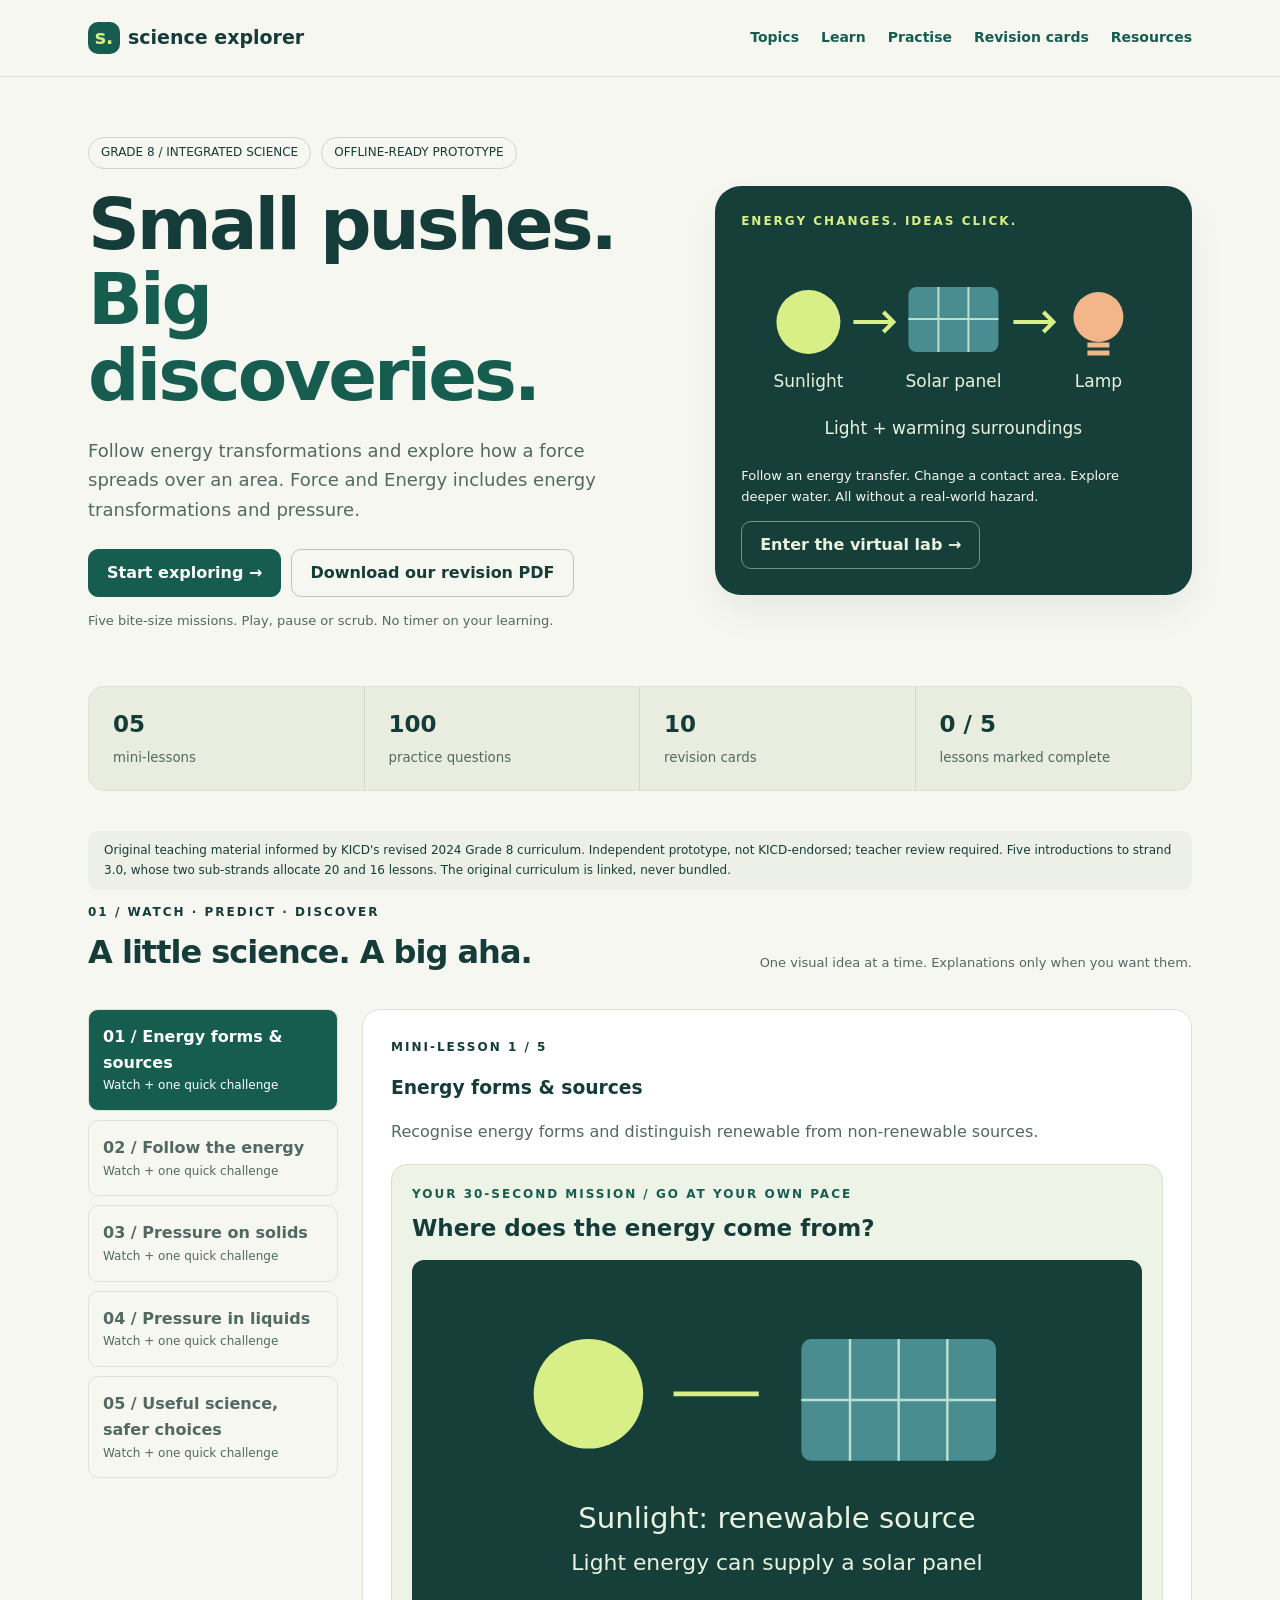
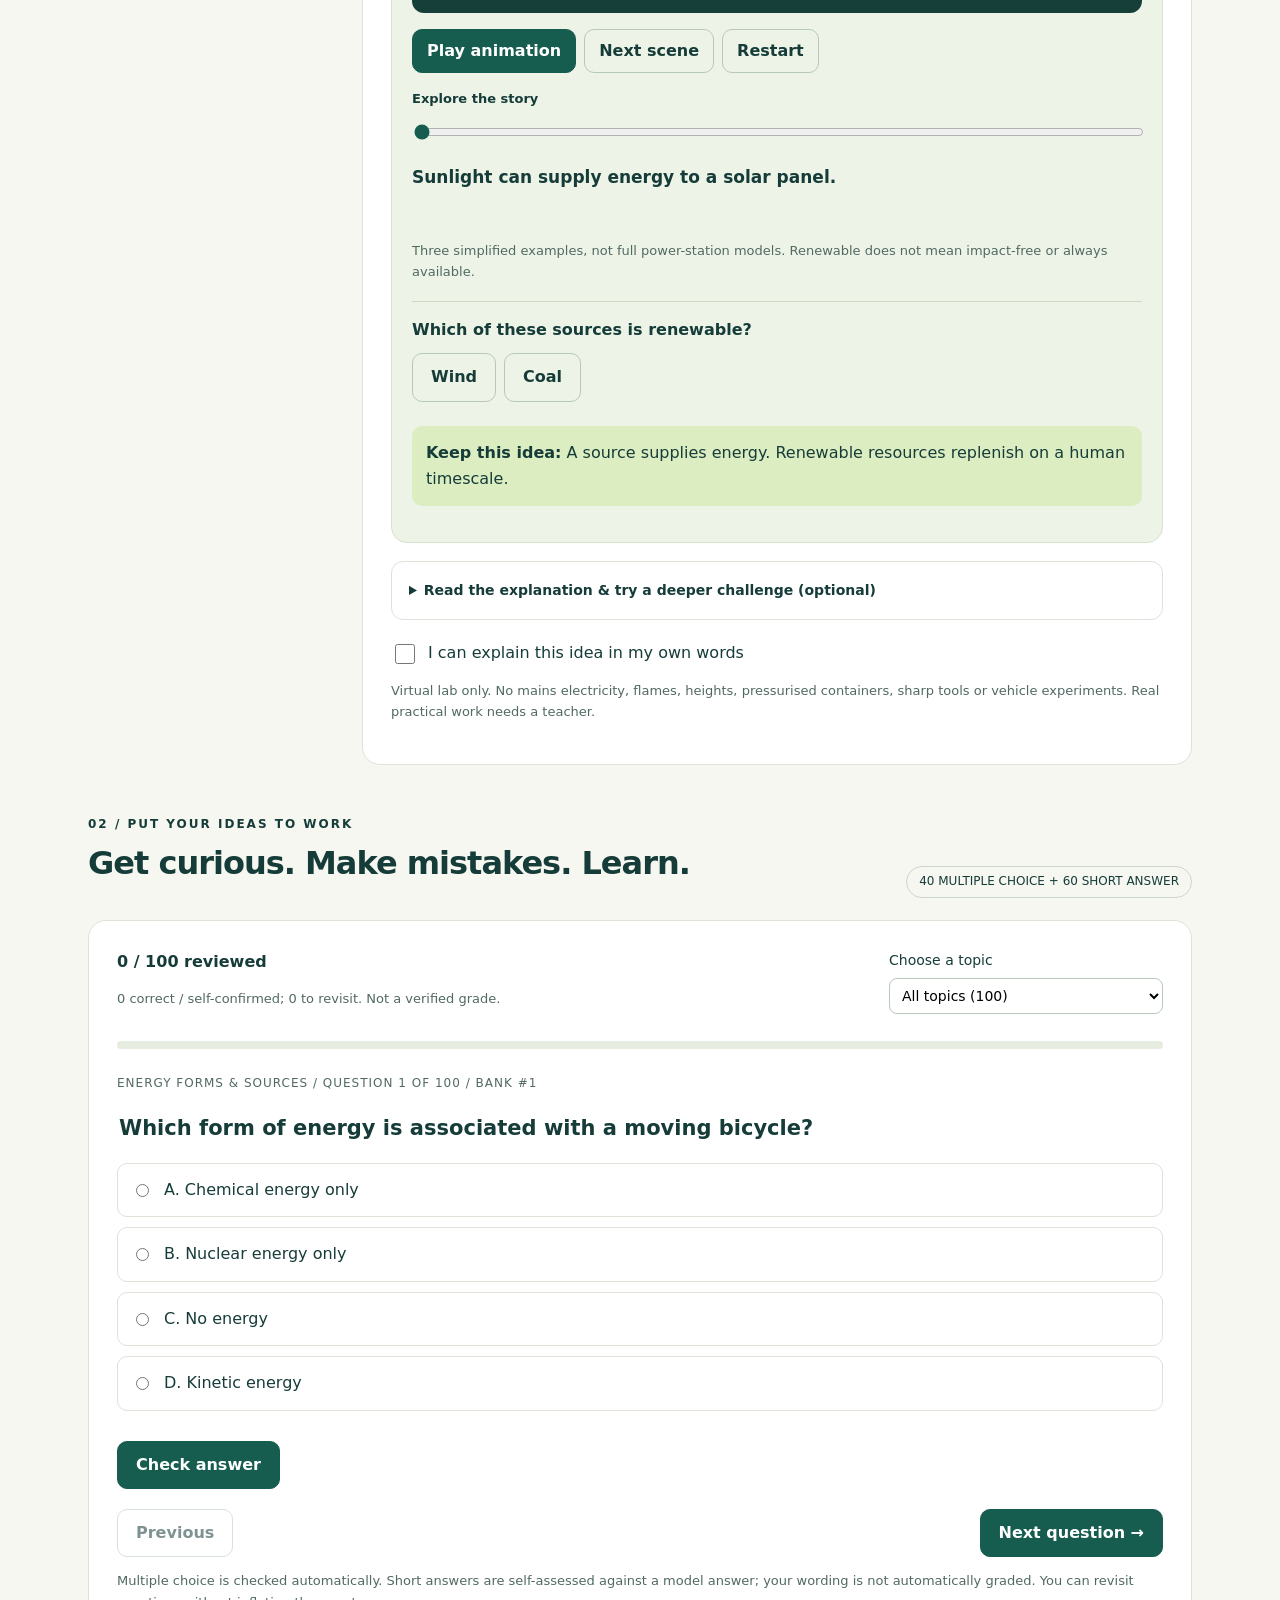
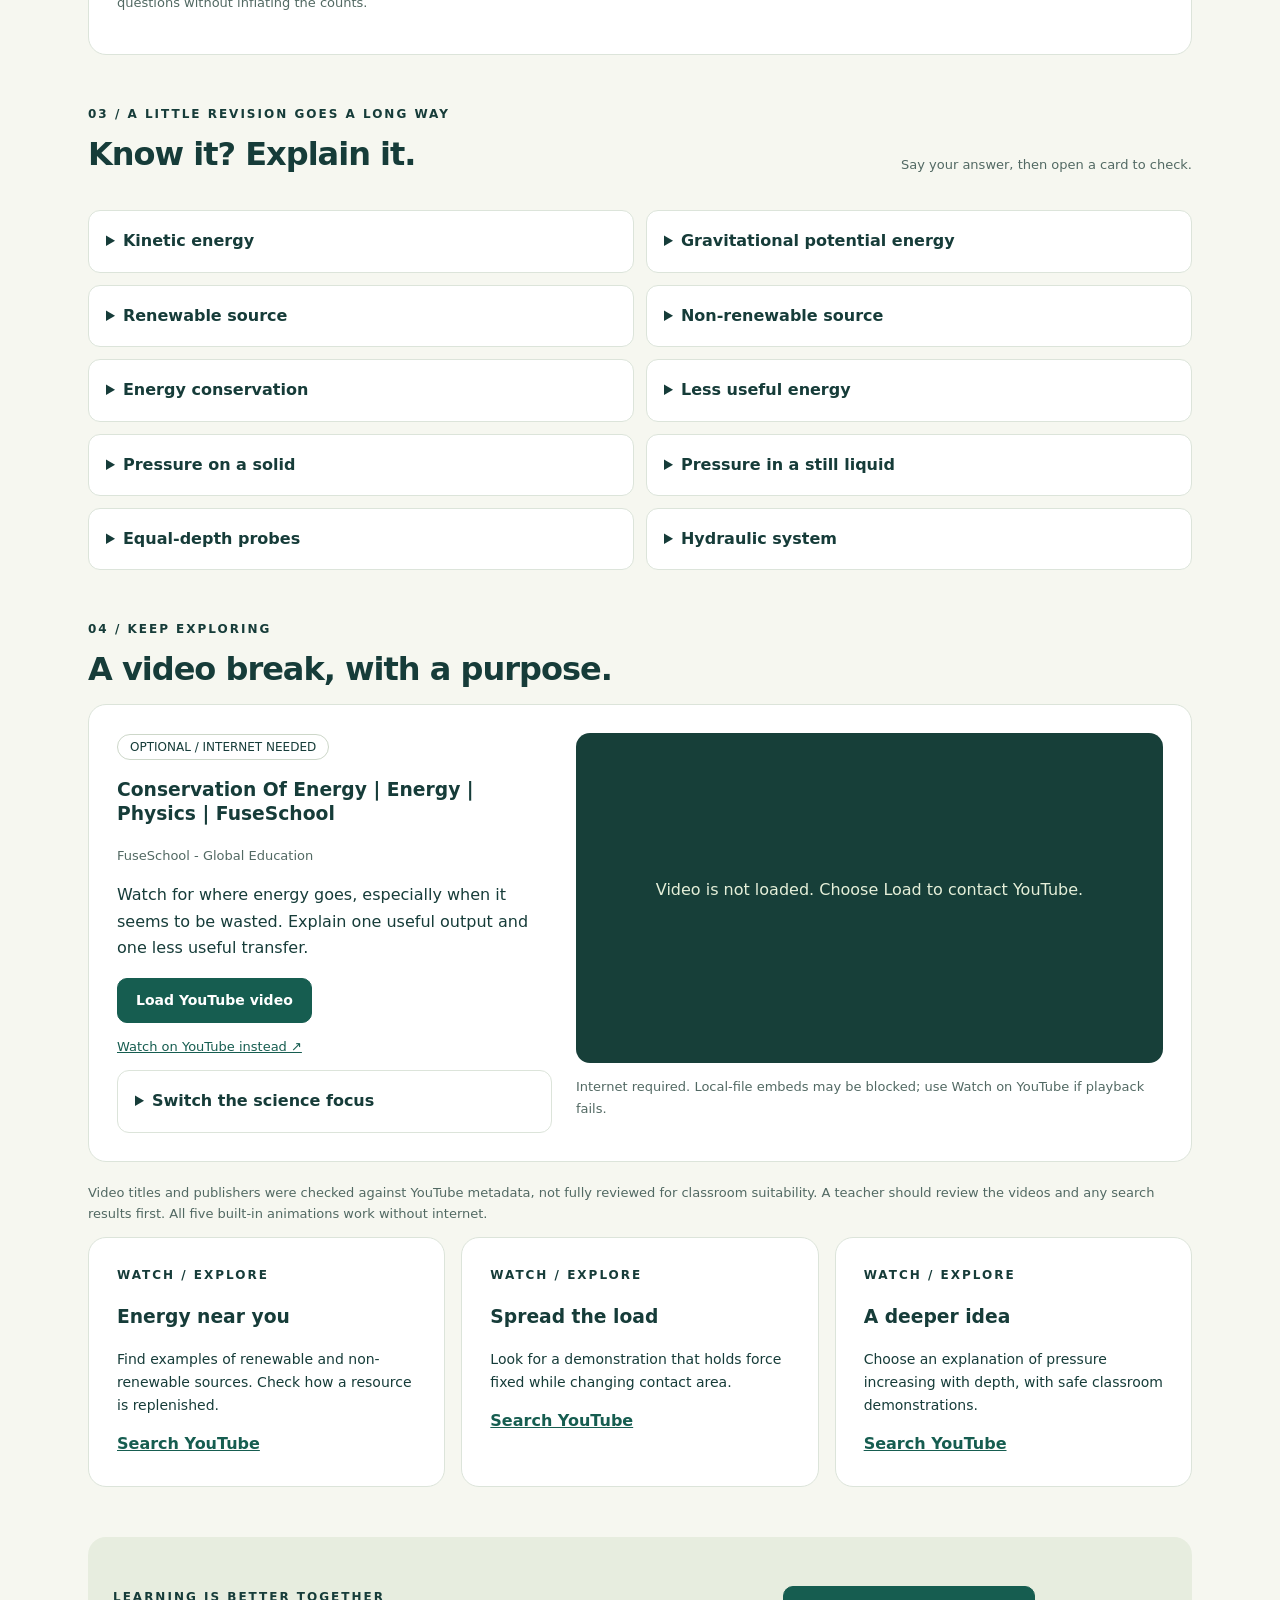
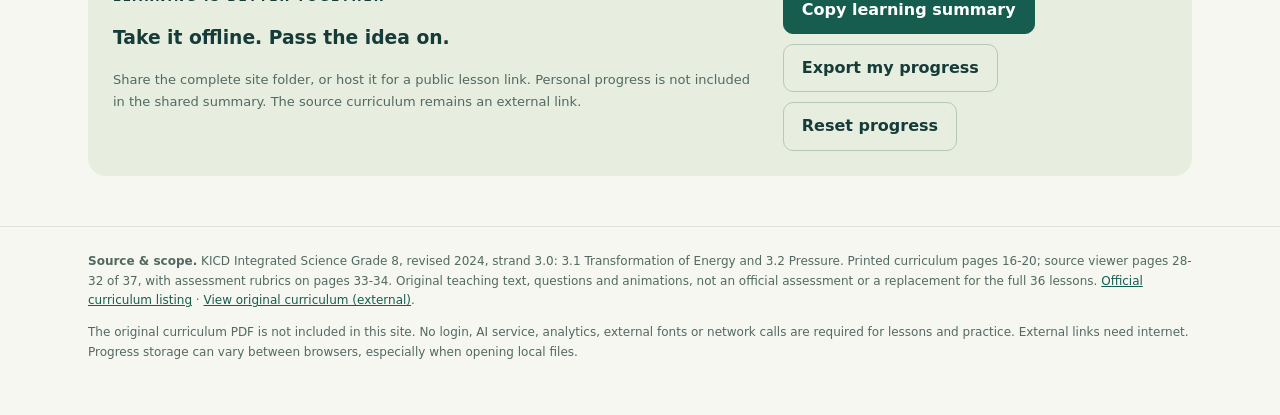
<file: force-energy.html>
<!doctype html>
<html lang="en">
<head>
<meta charset="utf-8">
<meta name="viewport" content="width=device-width, initial-scale=1">
<meta name="description" content="An original Grade 8 science topic with visual models, revision cards and 100 practice questions. Works offline when the complete folder is downloaded.">
<title>Science Explorer | Force and Energy</title>
<link rel="stylesheet" href="science-408cf9ba4911.css">
</head>
<body>
<a href="#main" class="skip">Skip to content</a>
<header><div class="wrap header"><a class="brand" href="index.html"><span aria-hidden="true">s.</span>science explorer</a><nav aria-label="Main navigation"><a href="index.html">Topics</a><a href="#learn">Learn</a><a href="#practice">Practise</a><a href="#cards">Revision cards</a><a href="#resources">Resources</a></nav></div></header>
<main id="main" class="wrap">
<div class="hero">
<div><div class="pills"><span class="pill">GRADE 8 / INTEGRATED SCIENCE</span><span class="pill">OFFLINE-READY PROTOTYPE</span></div>
<h1 id="hero-heading">Small particles.<br><em>Big changes.</em></h1>
<p class="lead" id="hero-lead">Less reading. More &ldquo;oh, now I get it.&rdquo; Watch tiny science stories, make a prediction, then try it yourself.</p>
<div class="actions"><a class="button" href="#learn">Start exploring &rarr;</a><a class="button secondary" id="pdf-link" href="force-energy-lesson.pdf" download>Download our revision PDF</a></div>
<p class="small muted">Five bite-size missions. Play, pause or scrub. No timer on your learning.</p></div>
<div class="lab" id="particle-hero"><div class="eyebrow">The particle playground</div><svg id="particle-model" viewBox="0 0 350 220" role="img" aria-labelledby="particle-title"><title id="particle-title">Simplified model of particles in a solid</title><rect x="22" y="12" width="306" height="196" rx="18" fill="none" stroke="#719286" stroke-dasharray="5 6"/><g id="particles" class="solid"></g></svg><div class="state-buttons" aria-label="Choose a state of matter"><button data-state="solid" aria-pressed="true">Solid</button><button data-state="liquid" aria-pressed="false">Liquid</button><button data-state="gas" aria-pressed="false">Gas</button></div><p id="state-description" aria-live="polite"></p><button id="motion" class="secondary small" style="color:#e4eedf;border-color:#719286;padding:5px 10px" aria-pressed="false">Pause motion</button></div>
<div class="lab" id="energy-hero" hidden><div class="eyebrow">Energy changes. Ideas click.</div><svg viewBox="0 0 420 220" role="img" aria-labelledby="energy-hero-title"><title id="energy-hero-title">Sunlight transfers energy to a solar panel, supplying a lamp that gives out light and transfers energy as heat.</title><circle cx="65" cy="90" r="32" fill="#d8ef88"/><path d="M110 90H150M270 90H310" stroke="#d8ef88" stroke-width="4"/><path d="M140 80L150 90L140 100M300 80L310 90L300 100" fill="none" stroke="#d8ef88" stroke-width="4"/><rect x="165" y="55" width="90" height="65" rx="8" fill="#498d91"/><path d="M195 55V120M225 55V120M165 87H255" stroke="#bce0ce" stroke-width="2"/><circle cx="355" cy="85" r="25" fill="#f2b68a"/><path d="M344 113H366M344 121H366" stroke="#f2b68a" stroke-width="5"/><g fill="#eaf3df" font-size="17" text-anchor="middle"><text x="65" y="155">Sunlight</text><text x="210" y="155">Solar panel</text><text x="355" y="155">Lamp</text><text x="210" y="202">Light + warming surroundings</text></g></svg><p class="small">Follow an energy transfer. Change a contact area. Explore deeper water. All without a real-world hazard.</p><a class="button secondary" style="color:#eaf3df;border-color:#719286" href="#learn">Enter the virtual lab &rarr;</a></div>
<div class="lab" id="topic-hero" hidden><div class="eyebrow">One idea at a time</div><svg viewBox="0 0 420 200" role="img" aria-labelledby="topic-hero-title"><title id="topic-hero-title">Watch, predict and explain at your own pace.</title><path d="M80 80H340" stroke="#88ac95" stroke-width="4"/><circle cx="70" cy="80" r="35" fill="#d8ef88"/><circle cx="210" cy="80" r="35" fill="#f2b68a"/><circle cx="350" cy="80" r="35" fill="#89c3c6"/><path d="M63 64L86 80L63 96Z" fill="#163c39"/><text x="210" y="89" text-anchor="middle" fill="#163c39" font-size="30">?</text><path d="M333 80L345 91L367 67" stroke="#163c39" stroke-width="5" fill="none"/><g text-anchor="middle" fill="#eaf3df" font-size="19"><text x="70" y="155">Watch</text><text x="210" y="155">Predict</text><text x="350" y="155">Explain</text></g></svg><p>Short visual stories. No countdown on your answers. Open the longer explanation only when you want it.</p><a class="button secondary" href="#learn" style="color:#eaf3df;border-color:#719286">Try your first mission &rarr;</a></div>
</div>
<div class="stats"><div><strong>05</strong><small>mini-lessons</small></div><div><strong>100</strong><small>practice questions</small></div><div><strong>10</strong><small>revision cards</small></div><div><strong id="completed-count">0 / 5</strong><small>lessons marked complete</small></div></div>
<p class="notice" id="scope-note">Original teaching material informed by KICD's revised 2024 curriculum. Independent prototype, not KICD-endorsed. Teacher review required. This is a compact introduction to a 22-lesson sub-strand, not the complete course. The source curriculum is linked, not redistributed.</p>
<p id="storage-status" class="small" role="status"></p>
<section id="learn"><div class="section-top"><div><div class="eyebrow">01 / Watch &middot; predict &middot; discover</div><h2>A little science. A big aha.</h2></div><p class="muted small">One visual idea at a time. Explanations only when you want them.</p></div>
<div class="layout"><div id="route" class="route" aria-label="Choose a mini-lesson"></div><article class="panel" id="lesson-content" aria-labelledby="lesson-title"><div class="eyebrow" id="lesson-number"></div><h3 id="lesson-title"></h3><p class="muted" id="lesson-goal"></p>
<div class="mission">
<div class="eyebrow">Your 30-second mission / go at your own pace</div><h4 id="mission-title"></h4>
<div class="mission-stage" id="mission-stage"><svg id="mission-svg" viewBox="0 0 600 290" role="img" aria-labelledby="mission-svg-title mission-svg-description"><title id="mission-svg-title"></title><desc id="mission-svg-description"></desc><g id="mission-art"></g></svg></div>
<div class="mission-controls"><button id="mission-play" aria-pressed="false">Play animation</button><button id="mission-step" class="secondary">Next scene</button><button id="mission-restart" class="secondary">Restart</button></div>
<label class="timeline" for="mission-timeline">Explore the story <input type="range" min="0" max="100" step="1" value="0" id="mission-timeline" aria-valuetext="Start of the story"></label>
<label class="salt-control" id="salt-control" hidden><input type="checkbox" id="add-salt" checked> Add dissolved salt to the right-hand water</label>
<div id="scene-controls" hidden><label class="timeline" for="scene-choice">Change the model <select id="scene-choice"></select></label></div>
<div id="energy-control" hidden><label class="timeline" for="energy-example">Choose an energy story <select id="energy-example"><option value="fall">Falling ball</option><option value="torch">Battery-powered torch</option></select></label></div>
<div id="solid-controls" hidden><label class="timeline" for="contact-force">Downward push: <output id="force-value">Medium</output><input id="contact-force" type="range" min="20" max="100" step="20" value="40"></label><label class="timeline" for="contact-area">Contact surface: <output id="area-value">Medium</output><input id="contact-area" type="range" min="20" max="100" step="20" value="40"></label></div>
<div id="measurement-controls" hidden><label class="salt-control"><input type="checkbox" id="show-measurements"> Show measurements (optional)</label><p class="small muted">Force is measured in newtons. Pressure is force spread over an area, measured in pascals or kilopascals (kPa).</p></div>
<div id="liquid-controls" hidden><label class="timeline" for="probe-depth">Move both probes deeper: <input id="probe-depth" type="range" min="0" max="100" step="1" value="50" aria-valuetext="Mid-depth"></label></div>
<p id="mission-caption" class="caption"></p><p id="mission-caveat" class="small muted"></p>
<div class="prediction"><p><strong id="prediction-question"></strong></p><div id="prediction-options"></div><p id="prediction-result" class="mission-result" role="status"></p></div>
<p class="takeaway"><strong>Keep this idea:</strong> <span id="mission-takeaway"></span></p>
</div>
<details class="reading" id="lesson-details"><summary>Read the explanation &amp; try a deeper challenge (optional)</summary><div id="lesson-text"></div>
<div id="heating-visual" hidden><svg class="curve" viewBox="0 0 650 300" role="img" aria-labelledby="curve-title curve-desc"><title id="curve-title">Ideal heating curve for pure water at constant standard atmospheric pressure</title><desc id="curve-desc">Temperature rises in ice, is steady at zero degrees Celsius during melting, rises in liquid, is steady at one hundred degrees Celsius during boiling, then rises in gas. Energy supplied increases along the horizontal axis.</desc><path d="M65 20V255H625" stroke="#547268" fill="none" stroke-width="2"/><path d="M75 240L160 205H250L390 85H495L590 35" stroke="#166453" stroke-width="4" fill="none"/><g fill="#163c39" font-size="13"><text x="15" y="208">0 C</text><text x="5" y="88">100 C</text><text x="165" y="229">Melting</text><text x="400" y="109">Boiling</text><text x="90" y="185">Solid</text><text x="285" y="180">Liquid</text><text x="535" y="100">Gas</text><text x="280" y="285">Energy supplied (schematic)</text><text transform="translate(20,170) rotate(-90)">Temperature</text></g></svg><p class="small muted">Not measured data or drawn to scale. Plateau lengths are illustrative. C denotes degrees Celsius.</p></div>
<div class="challenge"><h3>Think it through</h3><p id="challenge"></p></div></details><label class="check"><input id="lesson-complete" type="checkbox"> I can explain this idea in my own words</label>
<p class="small muted" id="safety-note"><strong>Virtual lab only.</strong> No flames, hot liquids or tasting. Real heating investigations need a teacher.</p></article></div></section>
<section id="practice"><div class="section-top"><div><div class="eyebrow">02 / Put your ideas to work</div><h2>Get curious. Make mistakes. Learn.</h2></div><span class="pill">40 MULTIPLE CHOICE + 60 SHORT ANSWER</span></div>
<div class="panel"><div class="quiz-head"><div><strong id="practice-summary">0 / 100 reviewed</strong><p class="muted small" id="score-summary">Progress stays in this browser.</p></div><label>Choose a topic<select id="topic-filter"><option value="all">All topics (100)</option></select></label></div><div class="bar" role="progressbar" aria-label="Questions reviewed" aria-valuemin="0" aria-valuemax="100" aria-valuenow="0" id="quiz-progress"><span id="quiz-bar"></span></div><p class="qmeta" id="question-meta"></p>
<form id="quiz-form"><fieldset><legend id="question-prompt"></legend><div id="answer-area"></div></fieldset><button type="submit" id="check-answer">Check answer</button><button type="button" id="reveal-answer" hidden>Reveal model answer</button></form>
<div id="feedback" aria-live="polite" hidden></div><button id="retry-question" class="secondary" hidden>Try this question again</button><div id="self-mark" class="actions" hidden><button id="self-correct">My explanation matched</button><button class="secondary" id="self-review">I need more practice</button></div>
<div class="quiz-footer"><button id="previous-question" class="secondary">Previous</button><button id="next-question">Next question &rarr;</button></div>
<p class="small muted">Multiple choice is checked automatically. Short answers are self-assessed against a model answer; your wording is not automatically graded. You can revisit questions without inflating the counts.</p></div></section>
<section id="cards"><div class="section-top"><div><div class="eyebrow">03 / A little revision goes a long way</div><h2>Know it? Explain it.</h2></div><p class="small muted">Say your answer, then open a card to check.</p></div><div class="cards" id="flashcards"></div></section>
<section id="resources"><div class="eyebrow">04 / Keep exploring</div><h2 id="resources-title">A video break, with a purpose.</h2>
<div class="panel video-layout"><div><span class="pill">OPTIONAL / INTERNET NEEDED</span><h3 id="video-title">Boiling Point Demo Video - Water vs Salt Water</h3><p class="small muted" id="video-credit">Matthew Robinson / Holly Grove Middle School</p><p id="video-prompt">Before watching: predict which sample has the higher boiling temperature. Then look for the thermometer evidence.</p><div class="video-controls"><button id="load-video">Load YouTube video</button><button id="unload-video" class="secondary" hidden>Close video</button></div><p class="small"><a id="video-link" href="https://www.youtube.com/watch?v=ym1ggwU3lDY" target="_blank" rel="noopener noreferrer">Watch on YouTube instead &nearr;</a></p><details><summary id="alternate-video-heading">Try a short explanation instead</summary><p class="small" id="alternate-video-note">The Science Classroom: Boiling Point Elevation. Includes extension vocabulary beyond this introductory lesson.</p><button id="select-short" class="secondary">Choose the Short</button><button id="select-demo" class="secondary">Choose the classroom demo</button></details></div>
<div><div class="video-box" id="video-box"><p>Videos load only when you choose.<br>No autoplay. No video download.</p></div><p class="small muted" id="video-status" role="status">Loading contacts YouTube. External videos may contain adverts or tracking. Embedded playback may be blocked in local files; the YouTube link remains available.</p></div></div>
<p class="small muted">Video titles and publishers were checked against YouTube metadata, not fully reviewed for classroom suitability. A teacher should review the videos and any search results first. All five built-in animations work without internet.</p>
<div class="resources" id="search-resources"><article class="panel"><div class="eyebrow">Watch / particles</div><h3>A world in motion</h3><p>Look for an animation that compares solid, liquid and gas particles without changing particle size.</p><a href="https://www.youtube.com/results?search_query=states+of+matter+particle+model+secondary+science" target="_blank" rel="noopener noreferrer">Search YouTube &nearr;</a></article><article class="panel"><div class="eyebrow">Watch / energy</div><h3>Decode a heating curve</h3><p>Look for an explanation of energy transfer during the flat sections, and check its pressure assumptions.</p><a href="https://www.youtube.com/results?search_query=heating+cooling+curves+changes+of+state+science" target="_blank" rel="noopener noreferrer">Search YouTube &nearr;</a></article><article class="panel"><div class="eyebrow">Watch / changes</div><h3>New shape or new substance?</h3><p>Choose an explanation that does not rely on reversibility as the only classification test.</p><a href="https://www.youtube.com/results?search_query=physical+chemical+changes+new+substances+science" target="_blank" rel="noopener noreferrer">Search YouTube &nearr;</a></article></div></section>
<div id="external-reading" class="notice" hidden></div>
<section class="bottom"><div><div class="eyebrow">Learning is better together</div><h3>Take it offline. Pass the idea on.</h3><p class="small muted">Share the complete site folder, or host it for a public lesson link. Personal progress is not included in the shared summary. The source curriculum remains an external link.</p></div><div class="actions"><button id="share">Copy learning summary</button><button id="export" class="secondary">Export my progress</button><button id="reset" class="secondary">Reset progress</button></div></section><p id="action-status" role="status" class="small"></p>
</main>
<footer><div class="wrap"><strong>Source & scope.</strong> <span id="source-reference">KICD Integrated Science Grade 8, revised 2024, strand 1.0 / sub-strand 1.2, printed curriculum pages 3-4. Source viewer pages 15-16 of 37; assessment rubric on viewer page 19. Lesson text and questions are original, curriculum-informed material. Not a complete 22-lesson programme or an official assessment.</span> <a href="https://kicd.ac.ke/cbc-materials/curriculum-designs/grade-eight-designs/#category10" target="_blank" rel="noopener noreferrer">Official curriculum listing</a> &middot; <a href="https://drive.google.com/file/d/1RpqZRmeMywbc1Tya0_x-tNJBs75Gy0-v/view" target="_blank" rel="noopener noreferrer">View original curriculum (external)</a>.<p>The original curriculum PDF is not included in this site. No login, AI service, analytics, external fonts or network calls are required for lessons and practice. External links need internet. Progress storage can vary between browsers, especially when opening local files.</p></div></footer>
<noscript><p class="wrap callout">This interactive lesson needs JavaScript. Open the <a href="force-energy-lesson.pdf">original printable lesson and all 100 questions</a> instead.</p></noscript>
<script>const DATA = {"units": [{"title": "Energy forms & sources", "goal": "Recognise energy forms and distinguish renewable from non-renewable sources.", "text": ["Energy helps us explain changes and transfers. Moving objects have kinetic energy. A raised object has gravitational potential energy. Energy can also be stored chemically, elastically or in nuclear systems, and transferred electrically, by heating, by light and by sound.", "An energy source is not the same as a form of energy. Sunlight, wind, falling water, geothermal resources and fuels can supply energy. Electricity is an energy-transfer pathway, not automatically a renewable primary source.", "Renewable resources are replenished naturally on a human timescale. Examples include sunlight, wind and suitably managed flowing-water resources. Biomass can be renewable when regrowth keeps pace with use; cutting forests faster than they regrow is not sustainable.", "Coal, petroleum, natural gas and uranium are non-renewable resources: available supplies are finite or form far more slowly than we use them. Nuclear energy does not require burning a fossil fuel, but mined uranium is still non-renewable.", "Renewable does not mean impact-free or always available. Compare reliability, location, land use, pollution, costs and community needs. Our animations classify examples; they do not model an entire power station."], "challenge": "Choose two local energy sources. Explain how each is replenished, one use and one limitation."}, {"title": "Follow the energy", "goal": "Explain simple energy transformations and account for less useful transfers.", "text": ["Energy is conserved: it is not created or destroyed by an ordinary transformation. Track where it comes from and where it goes. Energy described as 'wasted' is usually dispersed into less useful stores, often warming the surroundings.", "In a battery-powered torch, chemical energy supplies an electrical transfer to the lamp. The lamp emits light and also transfers energy by heating. A lamp does not convert every input into useful light.", "For a ball falling from rest, gravitational potential energy decreases and kinetic energy increases. In the ideal animation, air resistance is ignored, so total modelled mechanical energy stays constant until just before impact. A real fall also transfers energy to the air.", "A motor uses an electrical transfer to produce movement; a generator uses movement to supply an electrical transfer. A hydroelectric scheme uses falling water to drive a turbine and generator. A solar photovoltaic panel converts light into an electrical supply.", "Rubbing hands transfers energy through friction and warms them. A microphone converts sound-related vibrations into an electrical signal. Real devices commonly have several outputs; a simple arrow chain is a model, not the complete engineering."], "challenge": "Draw an energy chain for a device you use. Include one useful output and one less useful transfer."}, {"title": "Pressure on solids", "goal": "Explore how force and contact area affect pressure.", "text": ["Pressure describes normal force per unit contact area. Normal means perpendicular to the surface. Increasing downward force over the same contact area raises pressure. Spreading the same force over a larger contact area lowers pressure.", "Weight is a gravitational force, measured in newtons, while mass is measured in kilograms. For an object resting on a horizontal support in a simple balanced situation, its weight helps determine the contact force.", "The virtual model uses pressure = force divided by area. With force in newtons and area in square centimetres, multiply the numerical ratio by ten to express pressure in kilopascals. For example, 40 N on 40 square cm gives 10 kPa.", "Wide straps distribute a load over more area. Broad tyres and foundations can reduce pressure on soft ground. A thin cutting edge concentrates a force over a small area; sharp tools are examples to discuss, not unsupervised activities.", "The model assumes uniform contact and a perpendicular force. Real materials deform, so actual pressure may not be even across a surface. Change one slider at a time to see a fair comparison."], "challenge": "Keep force fixed, then double the contact area. Predict and explain what happens to pressure."}, {"title": "Pressure in liquids", "goal": "Describe qualitatively how pressure in a still liquid changes with depth.", "text": ["In the same still liquid, pressure due to the liquid increases with depth below the surface. Deeper points have more liquid above them. This lesson treats the relationship qualitatively; no liquid-pressure calculation is required.", "At equal depth in the same connected liquid at rest, pressure is equal, even if the container has an unusual shape. Depth means vertical distance below the liquid surface, not distance along the wall.", "Liquid pressure acts in all directions at a point. It is not simply a downward push. The virtual probes are at the same depth and show the same pressure due to the water.", "The model keeps liquid type and gravity fixed and shows liquid pressure relative to the surface; the surrounding air pressure is not added to the display. Different liquid densities can also affect pressure at a given depth.", "Tanks and dams must withstand greater liquid pressure at greater depths, among other engineering demands. A simulation avoids holes, spills, diving or pressurised containers. Do not copy a pressure demonstration without a teacher."], "challenge": "Explain why two probes at the same depth read equally, and predict what changes when both move deeper."}, {"title": "Useful science, safer choices", "goal": "Connect energy and pressure to devices, everyday life and safety.", "text": ["In a simple hydraulic system, a change of pressure is transmitted through a confined liquid. Brake fluid can transfer a pedal input to a vehicle's brake mechanism. Friction at the brakes transfers some motion-related energy into thermal stores as the vehicle slows.", "A syringe can move liquid when the plunger changes pressure. Hydraulic brakes use liquids, whereas bicycle pumps compress gas. Drinking through a straw involves a pressure difference: lower pressure in the mouth and straw allows atmospheric pressure on the drink to push liquid up.", "A siphon can move liquid from a higher reservoir to a lower outlet when the system is suitably filled and arranged. Gravity and pressure differences matter; it is not a source of endless energy. Never start a siphon by mouth, especially with fuel or unknown liquids.", "Stay away from mains wiring, hot devices, exposed moving machinery and pressurised containers. Do not look at the Sun or bright lasers, and protect hearing from excessive sound. Never burn fuels or run engines indoors because harmful gases can accumulate.", "Seat belts and helmets help reduce injury risk; a learning animation does not replace correct use or road-safety rules. Real hydraulic systems, electrical devices, sharp tools and vehicles need trained supervision. Share explanations and source links, not unsafe experiments or personal student data."], "challenge": "Choose one device: a brake, syringe, pump or straw. Explain the pressure idea, any energy transfers, and a safety precaution."}], "questions": [{"id": 1, "unit": 0, "prompt": "Which form of energy is associated with a moving bicycle?", "answer": "Kinetic energy", "explanation": "Motion is associated with kinetic energy.", "options": ["Chemical energy only", "Nuclear energy only", "No energy", "Kinetic energy"]}, {"id": 2, "unit": 0, "prompt": "Which source is renewable on a human timescale?", "answer": "Wind", "explanation": "Wind is continually produced by atmospheric processes.", "options": ["Petroleum", "Uranium", "Wind", "Coal"]}, {"id": 3, "unit": 0, "prompt": "Which source is non-renewable?", "answer": "Coal", "explanation": "Coal forms far more slowly than people use it.", "options": ["Flowing water", "Coal", "Sunlight", "Wind"]}, {"id": 4, "unit": 0, "prompt": "A raised ball has more of which energy store relative to the floor?", "answer": "Gravitational potential", "explanation": "Height in a gravitational field matters even before motion.", "options": ["Gravitational potential", "Sound only", "Electrical only", "None until it falls"]}, {"id": 5, "unit": 0, "prompt": "A battery stores energy mainly in what way?", "answer": "Chemically", "explanation": "Chemical processes in the battery can supply an electrical transfer.", "options": ["As stored light", "As stored loudness", "As wind", "Chemically"]}, {"id": 6, "unit": 0, "prompt": "When can biomass be treated as renewable?", "answer": "When regrowth keeps pace with use", "explanation": "Renewability depends on replenishment and management.", "options": ["Only when burned indoors", "When forests never regrow", "When regrowth keeps pace with use", "Whenever any tree is cut"]}, {"id": 7, "unit": 0, "prompt": "Why is uranium usually classed as non-renewable?", "answer": "Mined supplies are finite", "explanation": "Nuclear fuel is not a fossil fuel, but it is finite.", "options": ["It is a kind of sunlight", "Mined supplies are finite", "It is a fossil fuel", "It comes from the wind"]}, {"id": 8, "unit": 0, "prompt": "Which statement about renewable energy is most accurate?", "answer": "It can still have environmental impacts", "explanation": "Renewable does not mean impact-free.", "options": ["It can still have environmental impacts", "It is always available everywhere", "It never needs equipment", "It has no limitations"]}, {"id": 9, "unit": 0, "prompt": "Name two renewable energy sources.", "answer": "For example, sunlight and wind.", "explanation": "Flowing water and geothermal resources are other examples."}, {"id": 10, "unit": 0, "prompt": "Name two fossil fuels.", "answer": "For example, coal and petroleum.", "explanation": "Natural gas is also a fossil fuel."}, {"id": 11, "unit": 0, "prompt": "Distinguish a source from a form of energy.", "answer": "A source supplies energy; a form describes how energy is stored or transferred.", "explanation": "Wind is a source; kinetic energy describes motion."}, {"id": 12, "unit": 0, "prompt": "Give an example of elastic energy storage.", "answer": "A stretched spring or elastic band.", "explanation": "Discuss the example without launching objects."}, {"id": 13, "unit": 0, "prompt": "Why is wind generation variable?", "answer": "Wind speed changes with weather and location.", "explanation": "A renewable resource need not be constantly available."}, {"id": 14, "unit": 0, "prompt": "Why is coal not renewable for present-day human use?", "answer": "Its natural formation is far slower than its consumption.", "explanation": "Human timescales matter in the classification."}, {"id": 15, "unit": 0, "prompt": "Does a stationary raised object have zero energy? Explain.", "answer": "No. It can have gravitational potential energy relative to a lower level.", "explanation": "Not all energy is kinetic."}, {"id": 16, "unit": 0, "prompt": "Name an everyday use of sunlight.", "answer": "For example, supplying a solar panel or helping dry clothes.", "explanation": "A solar panel and solar heating use different transfer pathways."}, {"id": 17, "unit": 0, "prompt": "Why is electricity not automatically renewable?", "answer": "It can be generated using renewable or non-renewable resources.", "explanation": "Check the primary energy source."}, {"id": 18, "unit": 0, "prompt": "Give one possible environmental concern about an energy project.", "answer": "For example, habitat disruption, air pollution or land use.", "explanation": "The concern depends on the type and location of the project."}, {"id": 19, "unit": 0, "prompt": "What information helps a community compare two energy sources?", "answer": "Availability, reliability, cost, safety and environmental effects.", "explanation": "There is rarely a single factor to consider."}, {"id": 20, "unit": 0, "prompt": "What does a sound-producing object transfer to its surroundings?", "answer": "Energy through vibrations in a medium.", "explanation": "Sound requires a medium; it is not a material substance."}, {"id": 21, "unit": 1, "prompt": "As a ball falls from rest in the ideal no-air-resistance model, what increases?", "answer": "Kinetic energy", "explanation": "The loss of gravitational potential energy becomes kinetic energy.", "options": ["Gravitational potential energy", "Its total mechanical energy", "Its mass", "Kinetic energy"]}, {"id": 22, "unit": 1, "prompt": "What supplies the energy in a battery torch?", "answer": "Chemical energy stored in the battery", "explanation": "The battery can supply an electrical transfer.", "options": ["The darkness", "Energy created by the bulb", "Chemical energy stored in the battery", "Light stored in the switch"]}, {"id": 23, "unit": 1, "prompt": "Which device mainly converts an electrical transfer into motion?", "answer": "Electric motor", "explanation": "Motors produce mechanical motion.", "options": ["Microphone", "Electric motor", "Generator", "Solar panel"]}, {"id": 24, "unit": 1, "prompt": "Which device uses movement to supply an electrical transfer?", "answer": "Generator", "explanation": "A generator is driven mechanically.", "options": ["Generator", "Electric heater", "Loudspeaker", "Kettle"]}, {"id": 25, "unit": 1, "prompt": "What is a less useful output of many lamps?", "answer": "Warming the surroundings", "explanation": "Not all input is converted into useful light.", "options": ["Creation of matter", "Destruction of all energy", "Production of coal", "Warming the surroundings"]}, {"id": 26, "unit": 1, "prompt": "What is the main energy input to a solar photovoltaic panel?", "answer": "Light", "explanation": "A photovoltaic panel supplies an electrical output from light.", "options": ["Stored petrol", "A moving handle", "Light", "Sound"]}, {"id": 27, "unit": 1, "prompt": "What happens to energy described as wasted?", "answer": "It is transferred to less useful stores or pathways", "explanation": "Energy is conserved even when dispersed.", "options": ["It is always destroyed", "It is transferred to less useful stores or pathways", "It disappears from existence", "It becomes massless dust"]}, {"id": 28, "unit": 1, "prompt": "Rubbing hands mainly warms them through what process?", "answer": "Friction", "explanation": "Mechanical activity transfers energy to thermal stores.", "options": ["Friction", "Photosynthesis", "Freezing", "Nuclear fusion"]}, {"id": 29, "unit": 1, "prompt": "State the conservation-of-energy idea in your own words.", "answer": "Energy can be transferred or transformed, but is not created or destroyed.", "explanation": "Track the whole system and surroundings."}, {"id": 30, "unit": 1, "prompt": "Give the main energy chain for a torch.", "answer": "Chemical store in battery, electrical transfer, light and warming.", "explanation": "Include the less useful thermal transfer."}, {"id": 31, "unit": 1, "prompt": "What decreases as a ball falls towards the ground?", "answer": "Its gravitational potential energy relative to the ground.", "explanation": "Its kinetic energy increases in the ideal model."}, {"id": 32, "unit": 1, "prompt": "What assumption keeps mechanical energy constant in the falling-ball animation?", "answer": "Air resistance and other dissipative effects are ignored before impact.", "explanation": "A real falling object is not perfectly isolated."}, {"id": 33, "unit": 1, "prompt": "Why is a moving ball not an endless energy source?", "answer": "Its energy came from earlier transfers and becomes dispersed through interactions.", "explanation": "A perpetual motion source would contradict energy accounting."}, {"id": 34, "unit": 1, "prompt": "Describe the energy chain in hydroelectric generation.", "answer": "Gravitational energy of water, motion of water and turbine, electrical transfer from a generator.", "explanation": "Real systems also warm their surroundings and produce sound."}, {"id": 35, "unit": 1, "prompt": "Give a useful output of an electric heater.", "answer": "Heating the room or intended object.", "explanation": "An output is useful relative to a purpose."}, {"id": 36, "unit": 1, "prompt": "Why is heat not always a wasted output?", "answer": "Heating can be the intended function of a device.", "explanation": "A heater and a lamp have different purposes."}, {"id": 37, "unit": 1, "prompt": "Describe a microphone's main transformation.", "answer": "Sound-related vibrations are converted into an electrical signal.", "explanation": "The signal can then be amplified or recorded."}, {"id": 38, "unit": 1, "prompt": "How do a motor and a generator differ?", "answer": "A motor uses an electrical supply for motion; a generator uses motion for an electrical supply.", "explanation": "Their main transfer directions differ."}, {"id": 39, "unit": 1, "prompt": "What may happen to a ball's energy on impact?", "answer": "It can become sound, warming and deformation of the ball and surface.", "explanation": "The animation stops just before impact."}, {"id": 40, "unit": 1, "prompt": "Why should an energy diagram include the surroundings?", "answer": "Some energy is transferred to them, so otherwise the accounting is incomplete.", "explanation": "Less useful transfers still conserve energy."}, {"id": 41, "unit": 2, "prompt": "With force fixed, increasing contact area does what to pressure?", "answer": "Decreases it", "explanation": "The same force is spread over more area.", "options": ["Increases it", "Always doubles it", "Changes force into mass", "Decreases it"]}, {"id": 42, "unit": 2, "prompt": "With area fixed, doubling force does what to pressure?", "answer": "Doubles it", "explanation": "Pressure is proportional to normal force at fixed area.", "options": ["Leaves it unchanged", "Makes it zero", "Doubles it", "Halves it"]}, {"id": 43, "unit": 2, "prompt": "Pressure is force divided by what?", "answer": "Contact area", "explanation": "The area must be expressed in a suitable square unit.", "options": ["Temperature", "Contact area", "Speed", "Mass"]}, {"id": 44, "unit": 2, "prompt": "Which unit measures force?", "answer": "Newton", "explanation": "Mass and force are different quantities.", "options": ["Newton", "Kilogram", "Square metre", "Degree Celsius"]}, {"id": 45, "unit": 2, "prompt": "Why can wide bag straps feel more comfortable?", "answer": "They spread force over a larger area", "explanation": "The same load can produce less pressure.", "options": ["They remove gravity", "They destroy the bag's mass", "They always make the load lighter", "They spread force over a larger area"]}, {"id": 46, "unit": 2, "prompt": "A sharper cutting edge has a smaller contact area. At the same force, its pressure is what?", "answer": "Higher", "explanation": "A smaller area concentrates the force.", "options": ["Always zero", "Unrelated to area", "Higher", "Lower"]}, {"id": 47, "unit": 2, "prompt": "What does normal force mean here?", "answer": "Force perpendicular to the surface", "explanation": "Only the perpendicular component enters this simple pressure comparison.", "options": ["A temperature", "Force perpendicular to the surface", "An average person's strength", "Force along any direction"]}, {"id": 48, "unit": 2, "prompt": "Which change lowers pressure on soft ground for the same load?", "answer": "Using a wider support", "explanation": "Increasing contact area reduces average pressure.", "options": ["Using a wider support", "Using a smaller support", "Increasing the load", "Standing on a narrower edge"]}, {"id": 49, "unit": 2, "prompt": "Explain the difference between mass and weight.", "answer": "Mass is measured in kilograms; weight is a gravitational force measured in newtons.", "explanation": "They are related, but they are not the same quantity."}, {"id": 50, "unit": 2, "prompt": "What happens to pressure if area doubles while force stays fixed?", "answer": "It halves.", "explanation": "Pressure is inversely related to contact area at fixed force."}, {"id": 51, "unit": 2, "prompt": "What happens if force and area both double?", "answer": "Average pressure stays the same.", "explanation": "The ratio of force to area is unchanged."}, {"id": 52, "unit": 2, "prompt": "Calculate pressure for 40 N on 40 square cm in the model's units.", "answer": "10 kPa.", "explanation": "40 divided by 40 is 1 N per square cm, equal to 10 kPa."}, {"id": 53, "unit": 2, "prompt": "Calculate pressure for 80 N on 40 square cm.", "answer": "20 kPa.", "explanation": "Doubling force at the same area doubles the pressure."}, {"id": 54, "unit": 2, "prompt": "Calculate pressure for 40 N on 80 square cm.", "answer": "5 kPa.", "explanation": "Doubling area at the same force halves pressure."}, {"id": 55, "unit": 2, "prompt": "Why can a wide foundation be useful?", "answer": "It spreads the building's force over more ground area.", "explanation": "Ground conditions and engineering design still matter."}, {"id": 56, "unit": 2, "prompt": "State one assumption of the solid-pressure model.", "answer": "For example, contact pressure is treated as uniform.", "explanation": "The force is also assumed perpendicular to the contact."}, {"id": 57, "unit": 2, "prompt": "Why should only one slider change in a fair comparison?", "answer": "So the effect of force or area can be isolated.", "explanation": "Changing both at once may hide the relationship."}, {"id": 58, "unit": 2, "prompt": "What does kPa stand for?", "answer": "Kilopascal.", "explanation": "One kilopascal is one thousand pascals."}, {"id": 59, "unit": 2, "prompt": "What is the SI unit of pressure?", "answer": "Pascal.", "explanation": "One pascal is one newton per square metre."}, {"id": 60, "unit": 2, "prompt": "Why is a force arrow not a measurement of pressure by itself?", "answer": "Pressure also depends on the contact area.", "explanation": "The same force can produce different pressures on different areas."}, {"id": 61, "unit": 3, "prompt": "In the same still liquid, pressure due to the liquid does what with greater depth?", "answer": "Increases", "explanation": "Deeper points support a greater overlying liquid column.", "options": ["Decreases", "Always stays zero", "Depends only on container colour", "Increases"]}, {"id": 62, "unit": 3, "prompt": "Two points at equal depth in the same connected still liquid have what pressure?", "answer": "Equal pressure", "explanation": "At the same depth under the same conditions, liquid pressure is equal.", "options": ["No pressure", "Pressure set by their labels", "Equal pressure", "Always different pressure"]}, {"id": 63, "unit": 3, "prompt": "Depth is measured in which direction?", "answer": "Vertically below the surface", "explanation": "Vertical depth is the relevant quantity.", "options": ["From the container label", "Vertically below the surface", "Along any curved wall", "Only sideways"]}, {"id": 64, "unit": 3, "prompt": "At a point in a still liquid, pressure acts in what directions?", "answer": "All directions", "explanation": "Liquid pressure is not limited to one direction.", "options": ["All directions", "Downwards only", "Upwards only", "To the left only"]}, {"id": 65, "unit": 3, "prompt": "Which comparison best isolates the effect of depth?", "answer": "Use the same liquid and move a probe deeper", "explanation": "Keep other relevant factors fixed.", "options": ["Change liquid and depth together", "Change every condition", "Use different planet gravities", "Use the same liquid and move a probe deeper"]}, {"id": 66, "unit": 3, "prompt": "Why are deeper parts of a dam subject to greater liquid pressure?", "answer": "Pressure increases with depth", "explanation": "A real dam also has other engineering requirements.", "options": ["Gravity stops at the surface", "Pressure only exists in air", "Pressure increases with depth", "Water becomes a solid at the bottom"]}, {"id": 67, "unit": 3, "prompt": "At the liquid surface, what is the modelled pressure due to the liquid above that point?", "answer": "Zero", "explanation": "The display excludes the surrounding air pressure.", "options": ["Negative mass", "Zero", "The highest reading", "Always 100 kPa"]}, {"id": 68, "unit": 3, "prompt": "Which other liquid property can affect pressure at a fixed depth?", "answer": "Density", "explanation": "The model keeps liquid type fixed.", "options": ["Density", "Colour alone", "Name of the container", "Printed logo"]}, {"id": 69, "unit": 3, "prompt": "Describe what happens as the virtual probes move deeper.", "answer": "Both show greater pressure due to the water.", "explanation": "They stay at equal depth and therefore remain equal."}, {"id": 70, "unit": 3, "prompt": "Why do the two probes show equal pressure?", "answer": "They are at the same vertical depth in the same liquid at rest.", "explanation": "Horizontal position alone does not change this relationship."}, {"id": 71, "unit": 3, "prompt": "Does a wide tank always have greater pressure than a narrow tank at the same depth?", "answer": "No, not for the same liquid and surface conditions at rest.", "explanation": "Depth and liquid properties matter, not width alone."}, {"id": 72, "unit": 3, "prompt": "Why is 'liquid pressure only pushes down' incorrect?", "answer": "Pressure at a point acts in all directions.", "explanation": "Container sides also experience pressure forces."}, {"id": 73, "unit": 3, "prompt": "What does the virtual pressure bar leave out?", "answer": "The surrounding air pressure.", "explanation": "It displays pressure due to the liquid relative to the surface."}, {"id": 74, "unit": 3, "prompt": "Does a zero reading at the surface mean there is no atmospheric pressure?", "answer": "No.", "explanation": "A relative display is not the total absolute pressure."}, {"id": 75, "unit": 3, "prompt": "Why should a depth comparison use the same liquid?", "answer": "Changing liquid density could change pressure independently of depth.", "explanation": "That would make the comparison less controlled."}, {"id": 76, "unit": 3, "prompt": "What does qualitative treatment mean in this lesson?", "answer": "Describe the trend without calculating exact liquid pressures.", "explanation": "The important idea is greater depth means greater pressure."}, {"id": 77, "unit": 3, "prompt": "What is one reason the simulation is safer than an improvised pressure experiment?", "answer": "It avoids pressurised containers, spills or dangerous diving.", "explanation": "Do not drill or pressurise containers unsupervised."}, {"id": 78, "unit": 3, "prompt": "Where is pressure due to still water greater: near the top or deeper down?", "answer": "Deeper down.", "explanation": "Compare vertical depths under the same conditions."}, {"id": 79, "unit": 3, "prompt": "Why can changing container shape alone leave pressure at a point unchanged?", "answer": "For the same liquid at rest, pressure depends on depth and surface conditions rather than shape alone.", "explanation": "The point must remain at the same vertical depth."}, {"id": 80, "unit": 3, "prompt": "What should a learner do before a real liquid-pressure practical?", "answer": "Follow the teacher's approved method and safety instructions.", "explanation": "A conceptual animation is not a practical procedure."}, {"id": 81, "unit": 4, "prompt": "Hydraulic brakes mainly transmit pressure through what?", "answer": "A confined liquid", "explanation": "Brake fluid transmits a pressure change.", "options": ["An empty vacuum", "A sheet of paper", "Light alone", "A confined liquid"]}, {"id": 82, "unit": 4, "prompt": "As friction brakes slow a vehicle, some kinetic energy becomes what?", "answer": "Thermal energy in brakes and surroundings", "explanation": "The energy is transferred, not destroyed.", "options": ["New coal", "A greater vehicle mass", "Thermal energy in brakes and surroundings", "Destroyed energy"]}, {"id": 83, "unit": 4, "prompt": "Which device mainly compresses gas rather than liquid?", "answer": "Bicycle pump", "explanation": "A pump can force compressed air into a tyre.", "options": ["Water tank wall", "Bicycle pump", "Liquid-filled hydraulic line", "Water-filled syringe in a liquid model"]}, {"id": 84, "unit": 4, "prompt": "What helps push a drink up a straw?", "answer": "Atmospheric pressure acting on the drink", "explanation": "Lower pressure in the straw creates the needed difference.", "options": ["Atmospheric pressure acting on the drink", "A vacuum pulling without any pressure difference", "Water creating energy", "The straw destroying gravity"]}, {"id": 85, "unit": 4, "prompt": "Which is a safe approach to a hydraulic-brake lesson?", "answer": "Use a simulation and teacher explanation", "explanation": "Real brake systems are safety-critical.", "options": ["Open a vehicle brake line", "Test brakes on a busy road", "Pressurise unknown containers", "Use a simulation and teacher explanation"]}, {"id": 86, "unit": 4, "prompt": "Which energy-related hazard should be avoided?", "answer": "Looking directly at the Sun", "explanation": "Bright light can damage eyes.", "options": ["Using the virtual slider", "Discussing energy sources", "Looking directly at the Sun", "Reading a diagram"]}, {"id": 87, "unit": 4, "prompt": "Why should fuels not be burned in enclosed indoor spaces?", "answer": "Harmful gases can accumulate", "explanation": "Combustion can cause poisoning as well as fires.", "options": ["It removes all fire risk", "Harmful gases can accumulate", "It makes energy renewable", "Indoor air cancels gravity"]}, {"id": 88, "unit": 4, "prompt": "What is a safe rule for siphons?", "answer": "Never start one by mouth with fuel or unknown liquids", "explanation": "Use teacher-approved demonstrations or simulations.", "options": ["Never start one by mouth with fuel or unknown liquids", "Taste the liquid first", "Use any chemical without supervision", "Treat it as an endless energy source"]}, {"id": 89, "unit": 4, "prompt": "Explain the pressure role of brake fluid.", "answer": "It transmits a pressure change through a confined liquid to the brake mechanism.", "explanation": "The actual system has components not fully shown in the animation."}, {"id": 90, "unit": 4, "prompt": "What happens to some motion-related energy when brakes act?", "answer": "It is transferred into thermal stores of the brakes and surroundings.", "explanation": "It is not destroyed."}, {"id": 91, "unit": 4, "prompt": "How does a straw demonstrate a pressure difference?", "answer": "Reducing pressure inside allows outside air pressure to push the drink up.", "explanation": "Suction is not a new source of energy."}, {"id": 92, "unit": 4, "prompt": "How does a bicycle pump differ from a simple hydraulic system?", "answer": "The pump compresses gas; the hydraulic system transmits pressure through liquid.", "explanation": "Liquids are much less compressible than gases."}, {"id": 93, "unit": 4, "prompt": "Name one safety precaution around electrical energy.", "answer": "Keep away from exposed mains wiring and use only approved supervised equipment.", "explanation": "A simulation requires no real circuit construction."}, {"id": 94, "unit": 4, "prompt": "Name one precaution around loud sound.", "answer": "Avoid excessive volume and use suitable hearing protection where needed.", "explanation": "Sound can carry enough energy to harm hearing."}, {"id": 95, "unit": 4, "prompt": "Why is an animation not a guide to repairing brakes?", "answer": "It omits safety-critical details and is only a conceptual model.", "explanation": "Vehicle work requires competent trained personnel."}, {"id": 96, "unit": 4, "prompt": "Why is a siphon not an endless energy source?", "answer": "Its flow uses gravitational and pressure differences that cannot supply unlimited energy.", "explanation": "Energy conservation still applies."}, {"id": 97, "unit": 4, "prompt": "Give a safety reason to keep hands away from moving machinery.", "answer": "Moving parts can trap or injure hands.", "explanation": "Study the energy transfer without touching equipment."}, {"id": 98, "unit": 4, "prompt": "How can learners share their work while protecting privacy?", "answer": "Share an explanation or lesson link without names and personal results.", "explanation": "The original curriculum can be referenced by an official link."}, {"id": 99, "unit": 4, "prompt": "What should a learner do if a classroom device seems hot or damaged?", "answer": "Stop using it and tell the teacher without touching hazardous parts.", "explanation": "Do not attempt an unsupervised repair."}, {"id": 100, "unit": 4, "prompt": "Describe a safe community energy-learning activity.", "answer": "For example, compare local energy sources using observation, public information and discussion.", "explanation": "Do not enter power sites, climb structures or handle hazardous equipment."}], "flashcards": [["Kinetic energy", "Energy associated with motion."], ["Gravitational potential energy", "Energy stored because of position in a gravitational field, relative to a reference level."], ["Renewable source", "A resource replenished on a human timescale; sustainable management can matter."], ["Non-renewable source", "A finite resource, or one formed far more slowly than it is used."], ["Energy conservation", "Energy is transferred or transformed, not created or destroyed."], ["Less useful energy", "Energy dispersed into stores or pathways that are less useful for the intended purpose."], ["Pressure on a solid", "Normal force per unit contact area. More area at the same force means lower average pressure."], ["Pressure in a still liquid", "At greater depth in the same liquid, pressure due to the liquid is greater."], ["Equal-depth probes", "In the same connected liquid at rest and under the same surface conditions, equal depth means equal pressure."], ["Hydraulic system", "A system transmitting a pressure change through a confined liquid."]]};
const TOPIC = {"kind": "force-energy", "title": "Science Explorer | Force and Energy", "storageKey": "science-explorer-force-energy-v1", "pdf": "force-energy-lesson.pdf", "scope": "Original teaching material informed by KICD's revised 2024 Grade 8 curriculum. Independent prototype, not KICD-endorsed; teacher review required. Five introductions to strand 3.0, whose two sub-strands allocate 20 and 16 lessons. The original curriculum is linked, never bundled.", "reference": "KICD Integrated Science Grade 8, revised 2024, strand 3.0: 3.1 Transformation of Energy and 3.2 Pressure. Printed curriculum pages 16-20; source viewer pages 28-32 of 37, with assessment rubrics on pages 33-34. Original teaching text, questions and animations, not an official assessment or a replacement for the full 36 lessons.", "shareText": "Science Explorer: Grade 8 Force and Energy. Five visual missions on energy sources, transformations and pressure; 100 questions and an original revision guide. The source curriculum is linked, not redistributed.", "missions": [{"title": "Where does the energy come from?", "takeaway": "A source supplies energy. Renewable resources replenish on a human timescale.", "captions": ["Sunlight can supply energy to a solar panel.", "Moving air can turn a wind turbine.", "Coal is a finite fuel formed over very long times."], "caveat": "Three simplified examples, not full power-station models. Renewable does not mean impact-free or always available.", "question": "Which of these sources is renewable?", "options": ["Wind", "Coal"], "answer": 0, "explanation": "Wind is replenished by atmospheric processes. Coal forms far more slowly than it is used."}, {"title": "Energy does not disappear", "takeaway": "Follow the transfers: account for the useful output and the surroundings.", "captions": ["Energy can be stored in different ways.", "Energy is transferred as systems change.", "Energy is conserved even when dispersed."], "caveat": "The falling-ball bars show proportions of modelled mechanical energy before impact, ignoring air resistance. The torch is a separate energy-chain model.", "question": "In the no-air-resistance model, what happens to gravitational potential energy as the ball falls?", "options": ["It becomes kinetic energy", "It is destroyed"], "answer": 0, "explanation": "Gravitational potential energy decreases as kinetic energy increases. A real fall also involves other transfers."}, {"title": "Same push. Different footprint.", "takeaway": "More force raises pressure; more area lowers it, with the other variable fixed.", "captions": ["Explore the contact force.", "Spread the force over a different area.", "Compare the resulting pressure."], "caveat": "Uniform average pressure model with a perpendicular force. Square cm are converted to square metres for the kPa result. The moving dot shows force direction, not a changing numerical force.", "question": "Keep force fixed. What happens when contact area doubles?", "options": ["Pressure doubles", "Pressure halves"], "answer": 1, "explanation": "The same force is spread over twice the area, so average pressure halves."}, {"title": "Go deeper. Feel more pressure.", "takeaway": "Greater depth means greater liquid pressure. Equal depth means equal pressure under the same conditions.", "captions": ["Near the water surface.", "The probes move deeper.", "Equal-depth probes still agree."], "caveat": "Qualitative model of one still liquid. Both probes stay at equal depth. The bar shows pressure due to the water relative to the surface, excluding air pressure; it is not calibrated in pascals.", "question": "Two probes are at the same depth in the same connected still water. Which has greater pressure?", "options": ["The left probe", "Neither: they are equal"], "answer": 1, "explanation": "At equal vertical depth under the same surface conditions, pressure is equal."}, {"title": "A push becomes a safer stop", "takeaway": "Brake fluid transmits pressure; friction transfers motion-related energy into thermal stores.", "captions": ["A pedal input creates a pressure change.", "Confined brake fluid transmits that pressure change.", "Brake-pad friction transfers energy as the wheel slows."], "caveat": "A conceptual chain, not a diagram for building or repairing brakes. Motion is illustrative, not a computed vehicle stopping distance.", "question": "Does braking destroy the vehicle's kinetic energy?", "options": ["Yes, it vanishes", "No, it is transferred to other stores"], "answer": 1, "explanation": "Energy is conserved. Braking transfers energy into thermal stores and other pathways."}], "videos": {"demo": {"id": "Um04eHOqGlM", "title": "Conservation Of Energy | Energy | Physics | FuseSchool", "credit": "FuseSchool - Global Education", "prompt": "Watch for where energy goes, especially when it seems to be wasted. Explain one useful output and one less useful transfer."}, "short": {"id": "TpHv-sGE_Dk", "title": "Pressure in liquids | Matter | Physics | FuseSchool", "credit": "FuseSchool - Global Education", "prompt": "Predict what changes with depth. Focus on the qualitative trend; any equations or extension content are optional."}}, "searches": [{"title": "Energy near you", "note": "Find examples of renewable and non-renewable sources. Check how a resource is replenished.", "query": "renewable non renewable energy sources secondary science"}, {"title": "Spread the load", "note": "Look for a demonstration that holds force fixed while changing contact area.", "query": "pressure solids force contact area school science"}, {"title": "A deeper idea", "note": "Choose an explanation of pressure increasing with depth, with safe classroom demonstrations.", "query": "pressure liquids depth school science"}]};</script>
<script src="science-c315ffb7c492.js" defer></script>
</body>
</html>
</file>
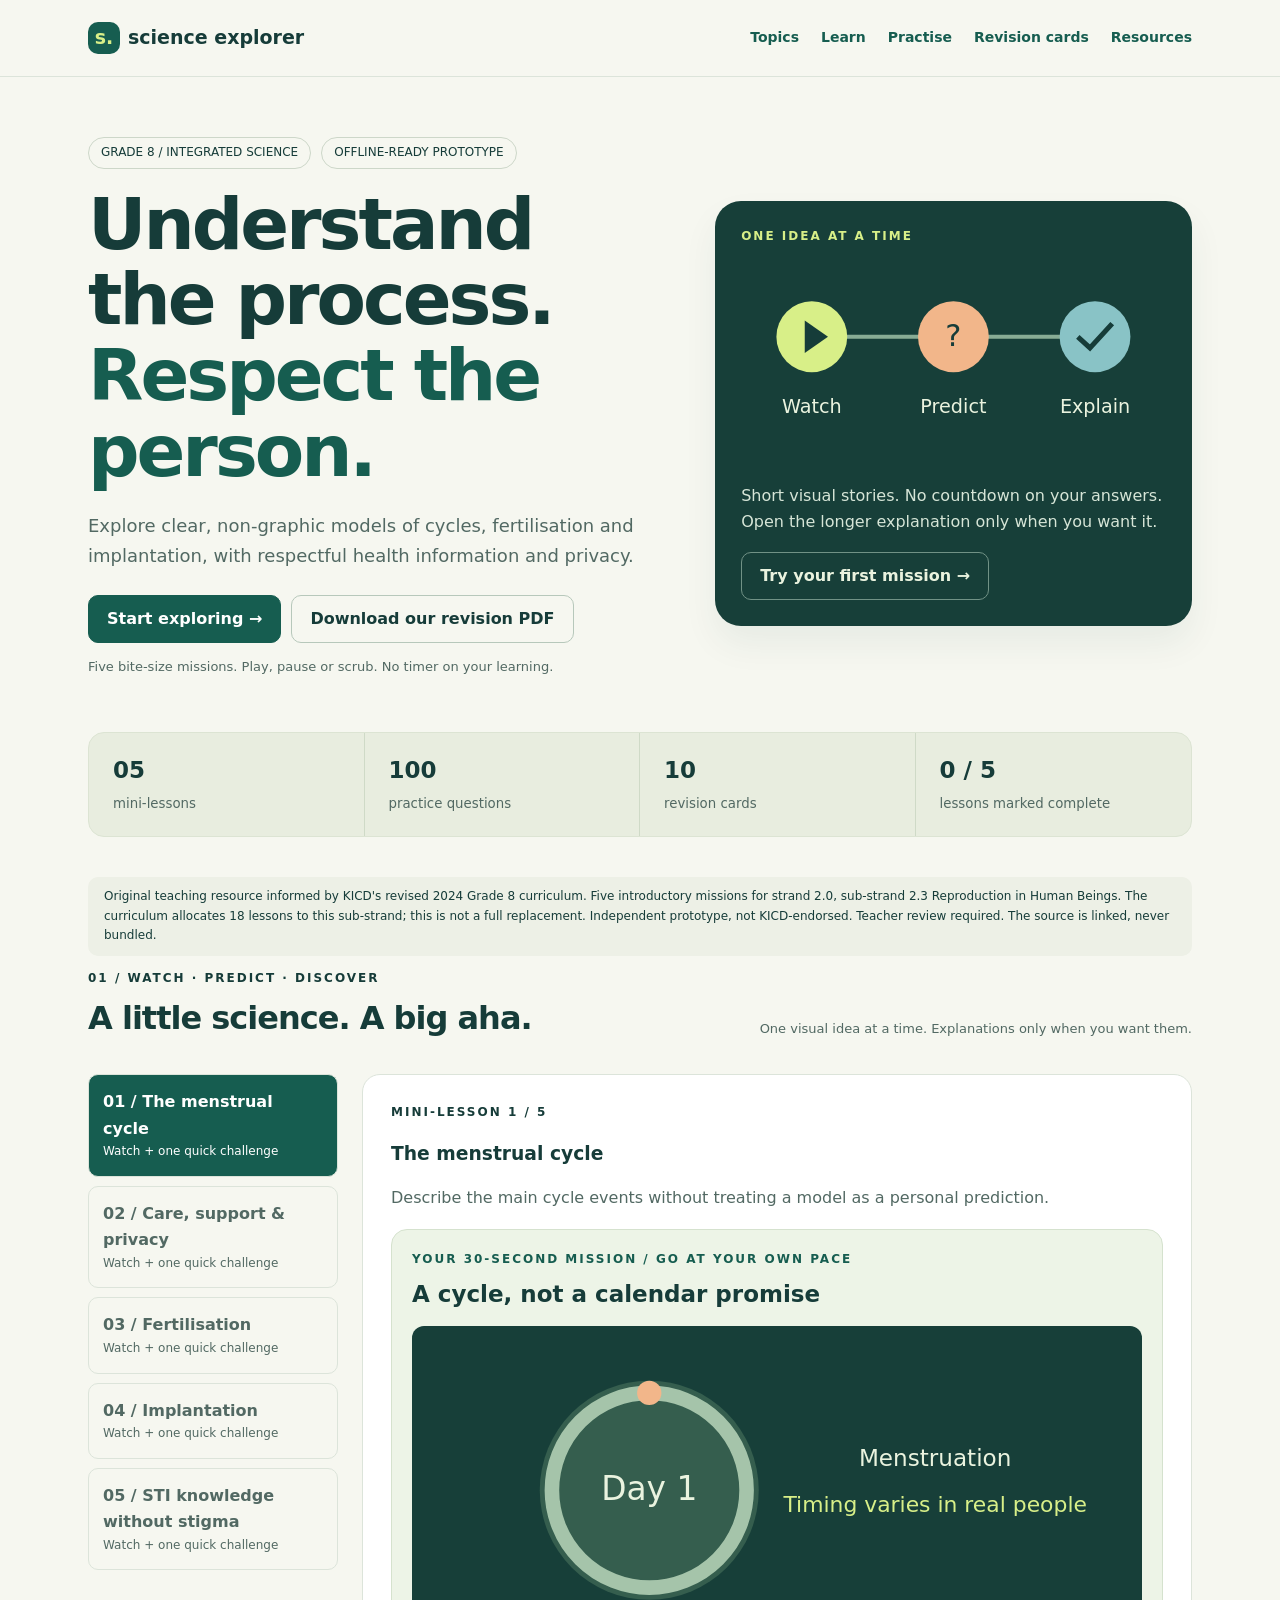
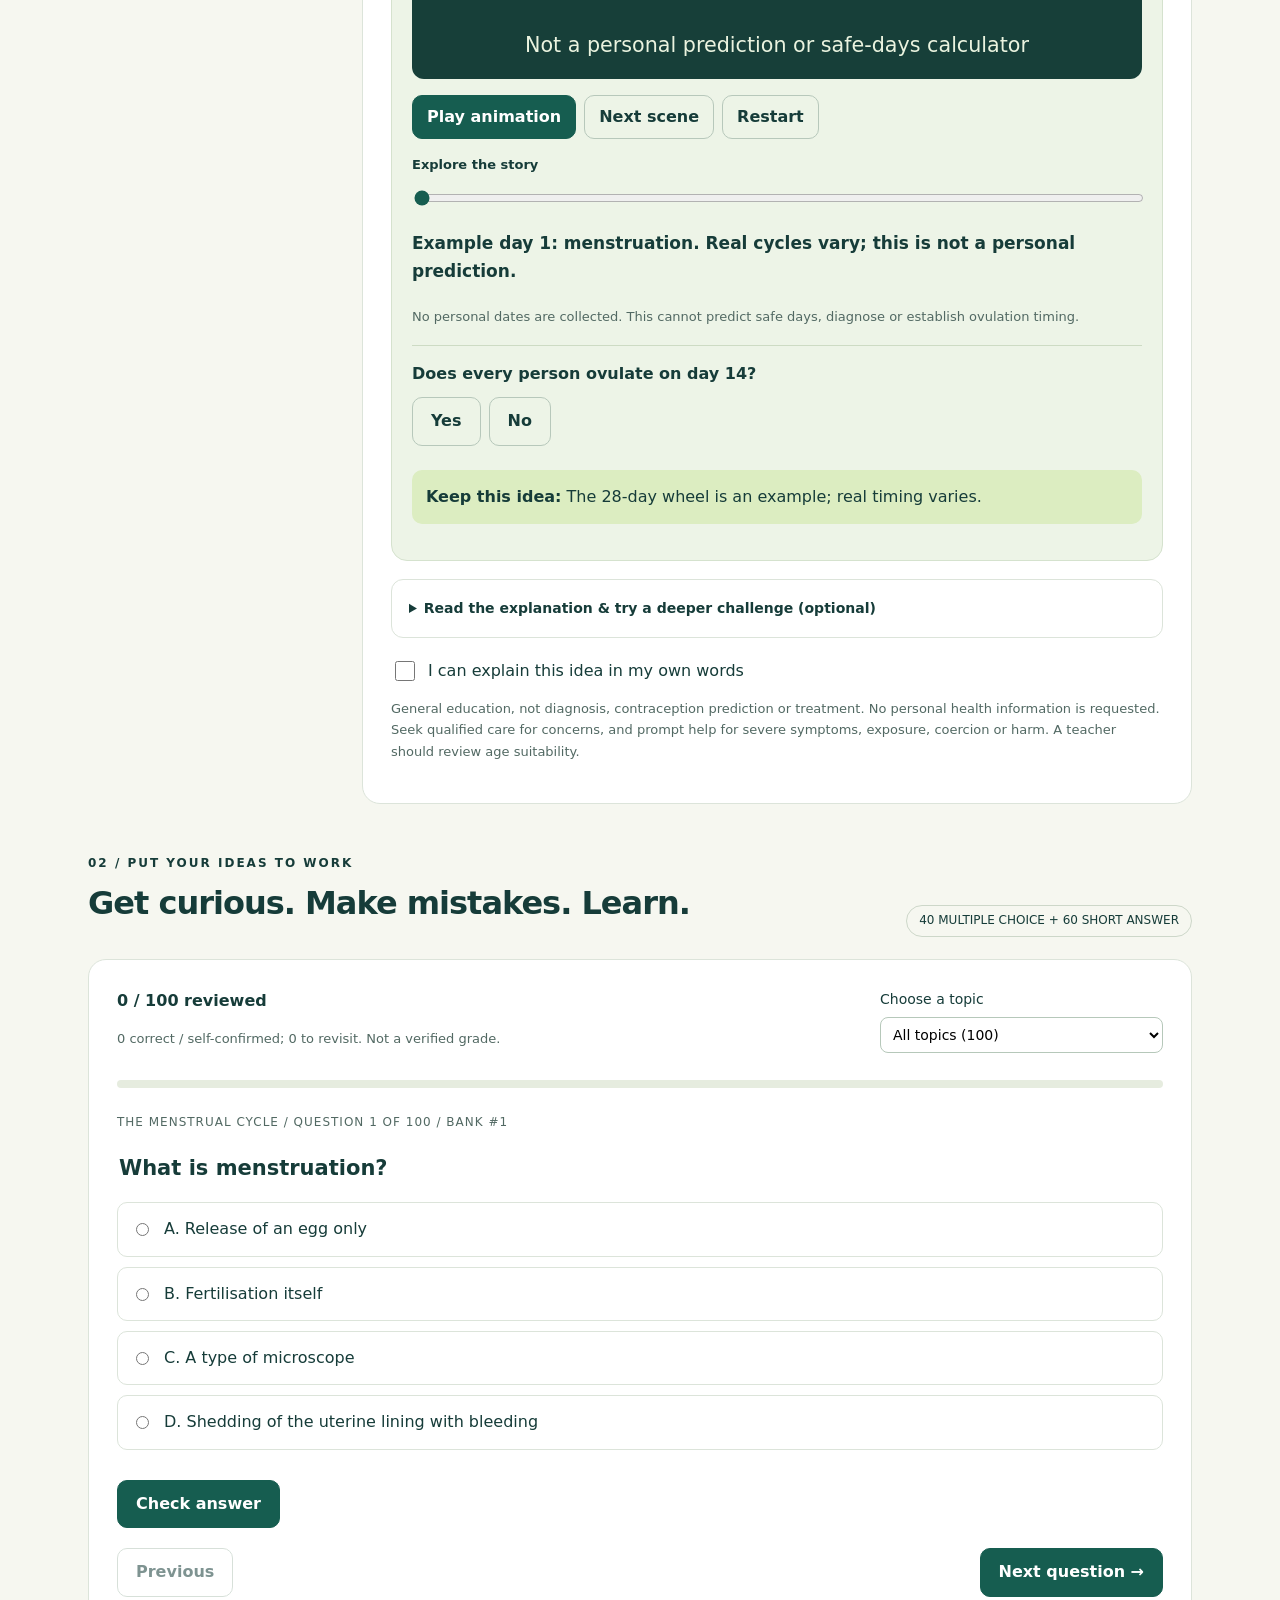
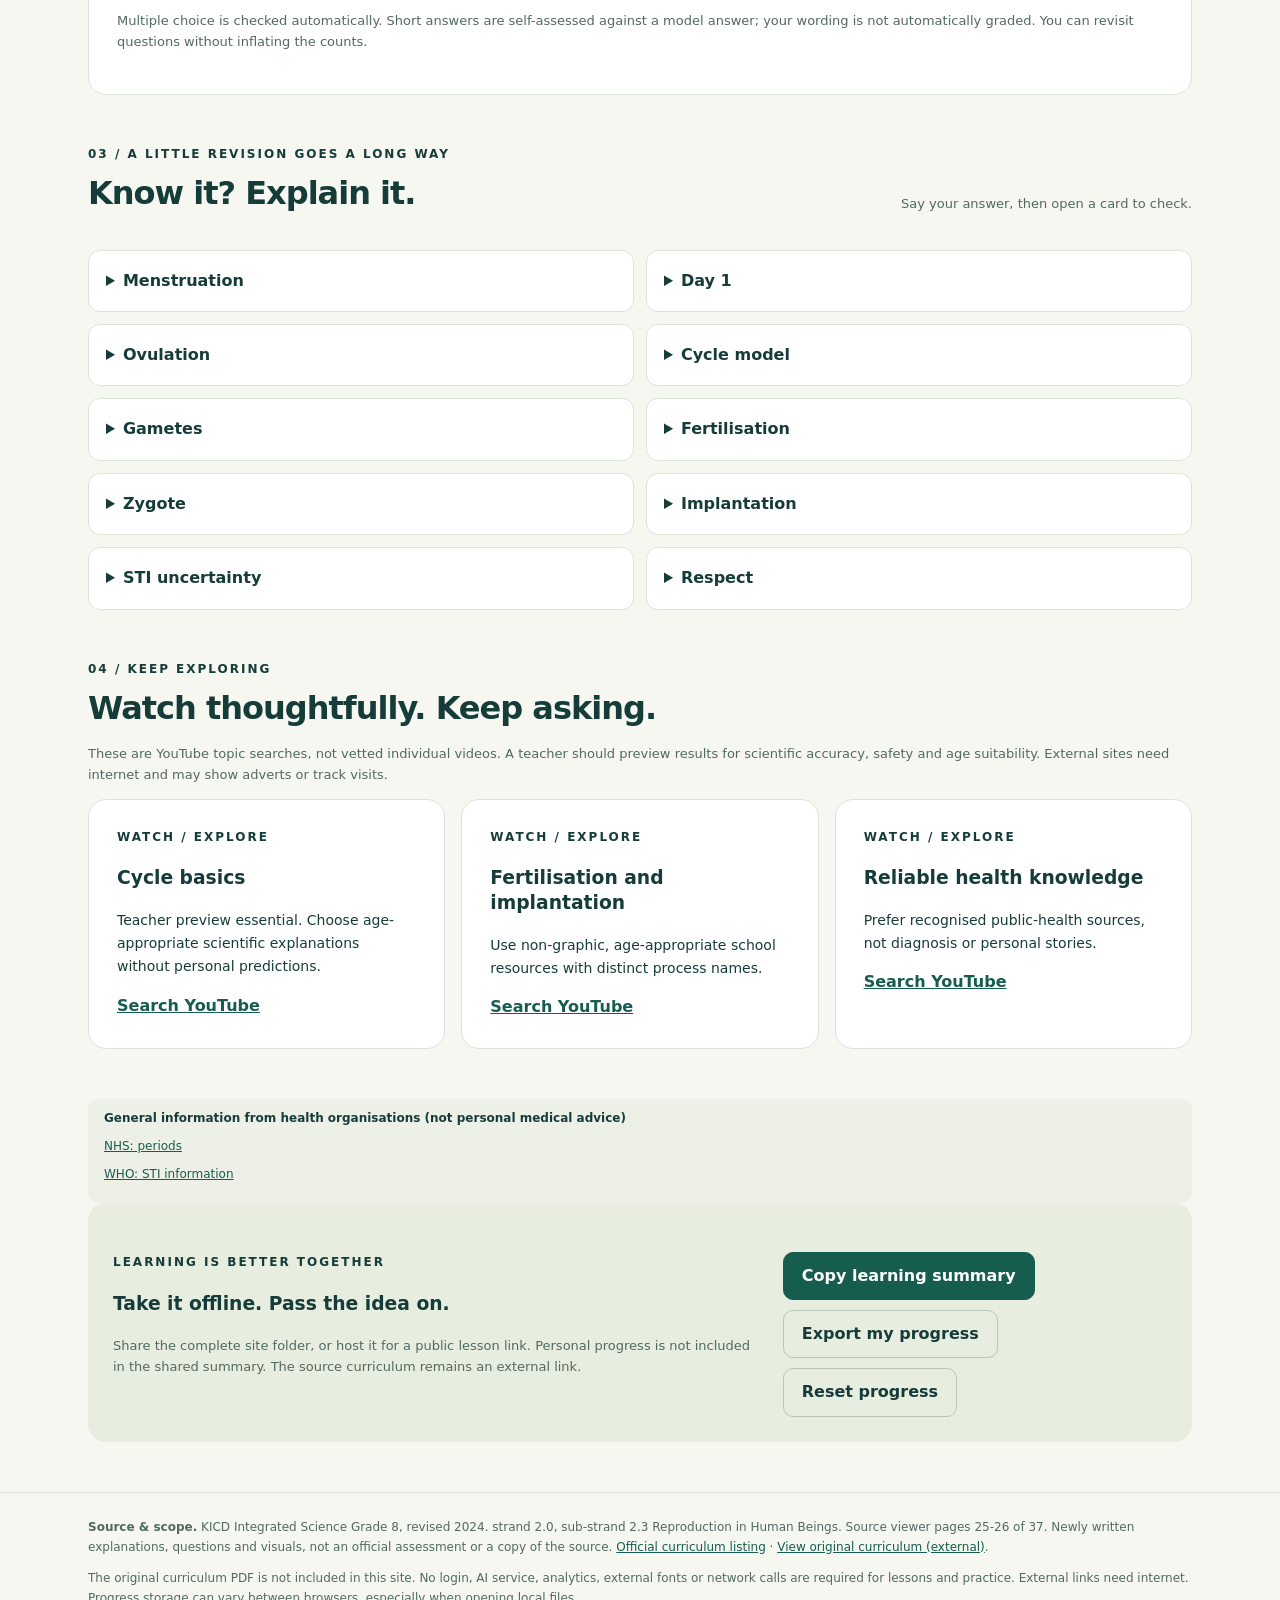
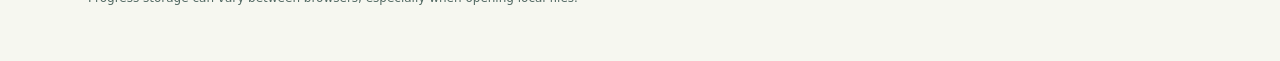
<file: human-reproduction.html>
<!doctype html>
<html lang="en">
<head>
<meta charset="utf-8">
<meta name="viewport" content="width=device-width, initial-scale=1">
<meta name="description" content="An original Grade 8 science topic with visual models, revision cards and 100 practice questions. Works offline when the complete folder is downloaded.">
<title>Science Explorer | Reproduction in Human Beings</title>
<link rel="stylesheet" href="science-408cf9ba4911.css">
</head>
<body>
<a href="#main" class="skip">Skip to content</a>
<header><div class="wrap header"><a class="brand" href="index.html"><span aria-hidden="true">s.</span>science explorer</a><nav aria-label="Main navigation"><a href="index.html">Topics</a><a href="#learn">Learn</a><a href="#practice">Practise</a><a href="#cards">Revision cards</a><a href="#resources">Resources</a></nav></div></header>
<main id="main" class="wrap">
<div class="hero">
<div><div class="pills"><span class="pill">GRADE 8 / INTEGRATED SCIENCE</span><span class="pill">OFFLINE-READY PROTOTYPE</span></div>
<h1 id="hero-heading">Small particles.<br><em>Big changes.</em></h1>
<p class="lead" id="hero-lead">Less reading. More &ldquo;oh, now I get it.&rdquo; Watch tiny science stories, make a prediction, then try it yourself.</p>
<div class="actions"><a class="button" href="#learn">Start exploring &rarr;</a><a class="button secondary" id="pdf-link" href="human-reproduction-lesson.pdf" download>Download our revision PDF</a></div>
<p class="small muted">Five bite-size missions. Play, pause or scrub. No timer on your learning.</p></div>
<div class="lab" id="particle-hero"><div class="eyebrow">The particle playground</div><svg id="particle-model" viewBox="0 0 350 220" role="img" aria-labelledby="particle-title"><title id="particle-title">Simplified model of particles in a solid</title><rect x="22" y="12" width="306" height="196" rx="18" fill="none" stroke="#719286" stroke-dasharray="5 6"/><g id="particles" class="solid"></g></svg><div class="state-buttons" aria-label="Choose a state of matter"><button data-state="solid" aria-pressed="true">Solid</button><button data-state="liquid" aria-pressed="false">Liquid</button><button data-state="gas" aria-pressed="false">Gas</button></div><p id="state-description" aria-live="polite"></p><button id="motion" class="secondary small" style="color:#e4eedf;border-color:#719286;padding:5px 10px" aria-pressed="false">Pause motion</button></div>
<div class="lab" id="energy-hero" hidden><div class="eyebrow">Energy changes. Ideas click.</div><svg viewBox="0 0 420 220" role="img" aria-labelledby="energy-hero-title"><title id="energy-hero-title">Sunlight transfers energy to a solar panel, supplying a lamp that gives out light and transfers energy as heat.</title><circle cx="65" cy="90" r="32" fill="#d8ef88"/><path d="M110 90H150M270 90H310" stroke="#d8ef88" stroke-width="4"/><path d="M140 80L150 90L140 100M300 80L310 90L300 100" fill="none" stroke="#d8ef88" stroke-width="4"/><rect x="165" y="55" width="90" height="65" rx="8" fill="#498d91"/><path d="M195 55V120M225 55V120M165 87H255" stroke="#bce0ce" stroke-width="2"/><circle cx="355" cy="85" r="25" fill="#f2b68a"/><path d="M344 113H366M344 121H366" stroke="#f2b68a" stroke-width="5"/><g fill="#eaf3df" font-size="17" text-anchor="middle"><text x="65" y="155">Sunlight</text><text x="210" y="155">Solar panel</text><text x="355" y="155">Lamp</text><text x="210" y="202">Light + warming surroundings</text></g></svg><p class="small">Follow an energy transfer. Change a contact area. Explore deeper water. All without a real-world hazard.</p><a class="button secondary" style="color:#eaf3df;border-color:#719286" href="#learn">Enter the virtual lab &rarr;</a></div>
<div class="lab" id="topic-hero" hidden><div class="eyebrow">One idea at a time</div><svg viewBox="0 0 420 200" role="img" aria-labelledby="topic-hero-title"><title id="topic-hero-title">Watch, predict and explain at your own pace.</title><path d="M80 80H340" stroke="#88ac95" stroke-width="4"/><circle cx="70" cy="80" r="35" fill="#d8ef88"/><circle cx="210" cy="80" r="35" fill="#f2b68a"/><circle cx="350" cy="80" r="35" fill="#89c3c6"/><path d="M63 64L86 80L63 96Z" fill="#163c39"/><text x="210" y="89" text-anchor="middle" fill="#163c39" font-size="30">?</text><path d="M333 80L345 91L367 67" stroke="#163c39" stroke-width="5" fill="none"/><g text-anchor="middle" fill="#eaf3df" font-size="19"><text x="70" y="155">Watch</text><text x="210" y="155">Predict</text><text x="350" y="155">Explain</text></g></svg><p>Short visual stories. No countdown on your answers. Open the longer explanation only when you want it.</p><a class="button secondary" href="#learn" style="color:#eaf3df;border-color:#719286">Try your first mission &rarr;</a></div>
</div>
<div class="stats"><div><strong>05</strong><small>mini-lessons</small></div><div><strong>100</strong><small>practice questions</small></div><div><strong>10</strong><small>revision cards</small></div><div><strong id="completed-count">0 / 5</strong><small>lessons marked complete</small></div></div>
<p class="notice" id="scope-note">Original teaching material informed by KICD's revised 2024 curriculum. Independent prototype, not KICD-endorsed. Teacher review required. This is a compact introduction to a 22-lesson sub-strand, not the complete course. The source curriculum is linked, not redistributed.</p>
<p id="storage-status" class="small" role="status"></p>
<section id="learn"><div class="section-top"><div><div class="eyebrow">01 / Watch &middot; predict &middot; discover</div><h2>A little science. A big aha.</h2></div><p class="muted small">One visual idea at a time. Explanations only when you want them.</p></div>
<div class="layout"><div id="route" class="route" aria-label="Choose a mini-lesson"></div><article class="panel" id="lesson-content" aria-labelledby="lesson-title"><div class="eyebrow" id="lesson-number"></div><h3 id="lesson-title"></h3><p class="muted" id="lesson-goal"></p>
<div class="mission">
<div class="eyebrow">Your 30-second mission / go at your own pace</div><h4 id="mission-title"></h4>
<div class="mission-stage" id="mission-stage"><svg id="mission-svg" viewBox="0 0 600 290" role="img" aria-labelledby="mission-svg-title mission-svg-description"><title id="mission-svg-title"></title><desc id="mission-svg-description"></desc><g id="mission-art"></g></svg></div>
<div class="mission-controls"><button id="mission-play" aria-pressed="false">Play animation</button><button id="mission-step" class="secondary">Next scene</button><button id="mission-restart" class="secondary">Restart</button></div>
<label class="timeline" for="mission-timeline">Explore the story <input type="range" min="0" max="100" step="1" value="0" id="mission-timeline" aria-valuetext="Start of the story"></label>
<label class="salt-control" id="salt-control" hidden><input type="checkbox" id="add-salt" checked> Add dissolved salt to the right-hand water</label>
<div id="scene-controls" hidden><label class="timeline" for="scene-choice">Change the model <select id="scene-choice"></select></label></div>
<div id="energy-control" hidden><label class="timeline" for="energy-example">Choose an energy story <select id="energy-example"><option value="fall">Falling ball</option><option value="torch">Battery-powered torch</option></select></label></div>
<div id="solid-controls" hidden><label class="timeline" for="contact-force">Downward push: <output id="force-value">Medium</output><input id="contact-force" type="range" min="20" max="100" step="20" value="40"></label><label class="timeline" for="contact-area">Contact surface: <output id="area-value">Medium</output><input id="contact-area" type="range" min="20" max="100" step="20" value="40"></label></div>
<div id="measurement-controls" hidden><label class="salt-control"><input type="checkbox" id="show-measurements"> Show measurements (optional)</label><p class="small muted">Force is measured in newtons. Pressure is force spread over an area, measured in pascals or kilopascals (kPa).</p></div>
<div id="liquid-controls" hidden><label class="timeline" for="probe-depth">Move both probes deeper: <input id="probe-depth" type="range" min="0" max="100" step="1" value="50" aria-valuetext="Mid-depth"></label></div>
<p id="mission-caption" class="caption"></p><p id="mission-caveat" class="small muted"></p>
<div class="prediction"><p><strong id="prediction-question"></strong></p><div id="prediction-options"></div><p id="prediction-result" class="mission-result" role="status"></p></div>
<p class="takeaway"><strong>Keep this idea:</strong> <span id="mission-takeaway"></span></p>
</div>
<details class="reading" id="lesson-details"><summary>Read the explanation &amp; try a deeper challenge (optional)</summary><div id="lesson-text"></div>
<div id="heating-visual" hidden><svg class="curve" viewBox="0 0 650 300" role="img" aria-labelledby="curve-title curve-desc"><title id="curve-title">Ideal heating curve for pure water at constant standard atmospheric pressure</title><desc id="curve-desc">Temperature rises in ice, is steady at zero degrees Celsius during melting, rises in liquid, is steady at one hundred degrees Celsius during boiling, then rises in gas. Energy supplied increases along the horizontal axis.</desc><path d="M65 20V255H625" stroke="#547268" fill="none" stroke-width="2"/><path d="M75 240L160 205H250L390 85H495L590 35" stroke="#166453" stroke-width="4" fill="none"/><g fill="#163c39" font-size="13"><text x="15" y="208">0 C</text><text x="5" y="88">100 C</text><text x="165" y="229">Melting</text><text x="400" y="109">Boiling</text><text x="90" y="185">Solid</text><text x="285" y="180">Liquid</text><text x="535" y="100">Gas</text><text x="280" y="285">Energy supplied (schematic)</text><text transform="translate(20,170) rotate(-90)">Temperature</text></g></svg><p class="small muted">Not measured data or drawn to scale. Plateau lengths are illustrative. C denotes degrees Celsius.</p></div>
<div class="challenge"><h3>Think it through</h3><p id="challenge"></p></div></details><label class="check"><input id="lesson-complete" type="checkbox"> I can explain this idea in my own words</label>
<p class="small muted" id="safety-note"><strong>Virtual lab only.</strong> No flames, hot liquids or tasting. Real heating investigations need a teacher.</p></article></div></section>
<section id="practice"><div class="section-top"><div><div class="eyebrow">02 / Put your ideas to work</div><h2>Get curious. Make mistakes. Learn.</h2></div><span class="pill">40 MULTIPLE CHOICE + 60 SHORT ANSWER</span></div>
<div class="panel"><div class="quiz-head"><div><strong id="practice-summary">0 / 100 reviewed</strong><p class="muted small" id="score-summary">Progress stays in this browser.</p></div><label>Choose a topic<select id="topic-filter"><option value="all">All topics (100)</option></select></label></div><div class="bar" role="progressbar" aria-label="Questions reviewed" aria-valuemin="0" aria-valuemax="100" aria-valuenow="0" id="quiz-progress"><span id="quiz-bar"></span></div><p class="qmeta" id="question-meta"></p>
<form id="quiz-form"><fieldset><legend id="question-prompt"></legend><div id="answer-area"></div></fieldset><button type="submit" id="check-answer">Check answer</button><button type="button" id="reveal-answer" hidden>Reveal model answer</button></form>
<div id="feedback" aria-live="polite" hidden></div><button id="retry-question" class="secondary" hidden>Try this question again</button><div id="self-mark" class="actions" hidden><button id="self-correct">My explanation matched</button><button class="secondary" id="self-review">I need more practice</button></div>
<div class="quiz-footer"><button id="previous-question" class="secondary">Previous</button><button id="next-question">Next question &rarr;</button></div>
<p class="small muted">Multiple choice is checked automatically. Short answers are self-assessed against a model answer; your wording is not automatically graded. You can revisit questions without inflating the counts.</p></div></section>
<section id="cards"><div class="section-top"><div><div class="eyebrow">03 / A little revision goes a long way</div><h2>Know it? Explain it.</h2></div><p class="small muted">Say your answer, then open a card to check.</p></div><div class="cards" id="flashcards"></div></section>
<section id="resources"><div class="eyebrow">04 / Keep exploring</div><h2 id="resources-title">A video break, with a purpose.</h2>
<div class="panel video-layout"><div><span class="pill">OPTIONAL / INTERNET NEEDED</span><h3 id="video-title">Boiling Point Demo Video - Water vs Salt Water</h3><p class="small muted" id="video-credit">Matthew Robinson / Holly Grove Middle School</p><p id="video-prompt">Before watching: predict which sample has the higher boiling temperature. Then look for the thermometer evidence.</p><div class="video-controls"><button id="load-video">Load YouTube video</button><button id="unload-video" class="secondary" hidden>Close video</button></div><p class="small"><a id="video-link" href="https://www.youtube.com/watch?v=ym1ggwU3lDY" target="_blank" rel="noopener noreferrer">Watch on YouTube instead &nearr;</a></p><details><summary id="alternate-video-heading">Try a short explanation instead</summary><p class="small" id="alternate-video-note">The Science Classroom: Boiling Point Elevation. Includes extension vocabulary beyond this introductory lesson.</p><button id="select-short" class="secondary">Choose the Short</button><button id="select-demo" class="secondary">Choose the classroom demo</button></details></div>
<div><div class="video-box" id="video-box"><p>Videos load only when you choose.<br>No autoplay. No video download.</p></div><p class="small muted" id="video-status" role="status">Loading contacts YouTube. External videos may contain adverts or tracking. Embedded playback may be blocked in local files; the YouTube link remains available.</p></div></div>
<p class="small muted">Video titles and publishers were checked against YouTube metadata, not fully reviewed for classroom suitability. A teacher should review the videos and any search results first. All five built-in animations work without internet.</p>
<div class="resources" id="search-resources"><article class="panel"><div class="eyebrow">Watch / particles</div><h3>A world in motion</h3><p>Look for an animation that compares solid, liquid and gas particles without changing particle size.</p><a href="https://www.youtube.com/results?search_query=states+of+matter+particle+model+secondary+science" target="_blank" rel="noopener noreferrer">Search YouTube &nearr;</a></article><article class="panel"><div class="eyebrow">Watch / energy</div><h3>Decode a heating curve</h3><p>Look for an explanation of energy transfer during the flat sections, and check its pressure assumptions.</p><a href="https://www.youtube.com/results?search_query=heating+cooling+curves+changes+of+state+science" target="_blank" rel="noopener noreferrer">Search YouTube &nearr;</a></article><article class="panel"><div class="eyebrow">Watch / changes</div><h3>New shape or new substance?</h3><p>Choose an explanation that does not rely on reversibility as the only classification test.</p><a href="https://www.youtube.com/results?search_query=physical+chemical+changes+new+substances+science" target="_blank" rel="noopener noreferrer">Search YouTube &nearr;</a></article></div></section>
<div id="external-reading" class="notice" hidden></div>
<section class="bottom"><div><div class="eyebrow">Learning is better together</div><h3>Take it offline. Pass the idea on.</h3><p class="small muted">Share the complete site folder, or host it for a public lesson link. Personal progress is not included in the shared summary. The source curriculum remains an external link.</p></div><div class="actions"><button id="share">Copy learning summary</button><button id="export" class="secondary">Export my progress</button><button id="reset" class="secondary">Reset progress</button></div></section><p id="action-status" role="status" class="small"></p>
</main>
<footer><div class="wrap"><strong>Source & scope.</strong> <span id="source-reference">KICD Integrated Science Grade 8, revised 2024, strand 1.0 / sub-strand 1.2, printed curriculum pages 3-4. Source viewer pages 15-16 of 37; assessment rubric on viewer page 19. Lesson text and questions are original, curriculum-informed material. Not a complete 22-lesson programme or an official assessment.</span> <a href="https://kicd.ac.ke/cbc-materials/curriculum-designs/grade-eight-designs/#category10" target="_blank" rel="noopener noreferrer">Official curriculum listing</a> &middot; <a href="https://drive.google.com/file/d/1RpqZRmeMywbc1Tya0_x-tNJBs75Gy0-v/view" target="_blank" rel="noopener noreferrer">View original curriculum (external)</a>.<p>The original curriculum PDF is not included in this site. No login, AI service, analytics, external fonts or network calls are required for lessons and practice. External links need internet. Progress storage can vary between browsers, especially when opening local files.</p></div></footer>
<noscript><p class="wrap callout">This interactive lesson needs JavaScript. Open the <a href="human-reproduction-lesson.pdf">original printable lesson and all 100 questions</a> instead.</p></noscript>
<script>const DATA = {"units": [{"title": "The menstrual cycle", "goal": "Describe the main cycle events without treating a model as a personal prediction.", "text": ["The menstrual cycle includes changes in the ovaries and uterus. Menstruation is shedding of the uterine lining with bleeding. Day 1 is the first day of a period.", "The lining later builds up, and ovulation is release of an egg from an ovary. If pregnancy does not occur, the lining can shed again and a new cycle begins. Detailed hormonal control is outside this introductory lesson.", "A 28-day diagram is a teaching example, not a rule for every person. Cycle lengths, bleeding patterns and ovulation timing vary, especially during adolescence. The model must not be used to predict safe days or diagnose a condition.", "Periods are a normal biological process, not a reason for shame, exclusion or teasing. Learn the vocabulary respectfully. This app does not collect dates, symptoms or any learner's personal menstrual history."], "challenge": "Explain why a 28-day diagram cannot reliably predict an individual person's ovulation date."}, {"title": "Care, support & privacy", "goal": "Recognise when support is appropriate without diagnosing symptoms.", "text": ["Cycle variation can occur, particularly in adolescence, but troublesome symptoms deserve support. Pain that disrupts daily activities, concerning heavy bleeding, bleeding between periods or worrying changes should be discussed with a qualified health professional.", "A practical school support plan can include access to appropriate menstrual products, clean water, handwashing, private facilities and a trusted adult. Follow product instructions and local health guidance; this lesson does not prescribe medicine.", "Do not dismiss severe pain or make a diagnosis from a class discussion. Feeling faint or seriously unwell, or severe bleeding or pain, needs prompt medical attention through a trusted adult or local health service.", "Health information is private. A peer can offer respectful support without demanding details, posting photographs, sharing someone else's cycle information or giving unqualified treatment advice."], "challenge": "Write a general school support plan that includes dignity and access to help without recording anyone's private symptoms."}, {"title": "Fertilisation", "goal": "Describe fusion of sperm and egg at an introductory, non-graphic level.", "text": ["Sperm and eggs are reproductive cells, also called gametes. Fertilisation occurs when a sperm and egg fuse to form a fertilised egg, called a zygote.", "In human reproduction, fertilisation usually occurs in an oviduct, also called a fallopian tube. It is not the same process as implantation in the uterus.", "The fertilised egg can develop while travelling towards the uterus. This introductory lesson does not describe the detailed stages of early cell division or hormonal control.", "The animation is a non-graphic schematic using labelled markers. Its movement and timing are exaggerated, and it is not a guide to predicting pregnancy or assessing an individual."], "challenge": "Explain the difference between ovulation and fertilisation using the correct cell and organ names."}, {"title": "Implantation", "goal": "Distinguish attachment in the uterus from fertilisation and menstruation.", "text": ["Implantation is attachment and embedding of an early developing embryo, at the blastocyst stage, in the uterine lining. The uterus provides the site; the usual fertilisation site is earlier in the oviduct.", "The introductory sequence is ovulation, possible fertilisation, development and travel, then possible implantation. Not every released egg is fertilised, and not every fertilised egg successfully implants.", "The lining has a role in supporting early pregnancy. A menstrual-cycle model showing a lining is not itself evidence that implantation or pregnancy has occurred.", "The animated marker attaching to the model lining is a simplified illustration, not a medical scan. The lesson omits detailed blastocyst formation and cannot diagnose pregnancy or explain an individual's symptoms."], "challenge": "Put the model's events in order and explain why a diagram cannot confirm that any event occurred in a real person."}, {"title": "STI knowledge without stigma", "goal": "Recognise uncertainty, prevention principles and appropriate support.", "text": ["Sexually transmitted infections include HIV, gonorrhoea, syphilis and genital herpes. Many infections can have no noticeable symptoms, and symptoms such as unusual discharge, pain when urinating or sores can have more than one cause. Symptoms alone cannot identify or rule out an STI.", "HIV and AIDS are not interchangeable terms: HIV infection can lead to AIDS without appropriate management. Effective professional care matters. HIV is not spread by ordinary casual contact such as hugging, so exclusion and stigma are not justified.", "Avoiding sexual contact prevents sexual exposure. Correct and consistent condom use reduces the risk of many STIs but does not eliminate every risk, particularly where uncovered skin is involved. Appropriate health services can advise on testing, treatment and available vaccination.", "Do not share needles or handle blood and sharps; seek help from trained adults for an exposure concern. Some infections can also be transmitted during pregnancy or birth or through unsafe blood exposure. Do not diagnose peers, share medicines or assume appearance shows infection status.", "A personal concern, coercion or harm should be taken to a trusted adult and suitable health or safeguarding service. This is general education, not individual medical advice. The app asks no questions about personal sexual behaviour or symptoms."], "challenge": "Explain why 'looks healthy' cannot establish STI status, and name a respectful route to qualified help."}], "questions": [{"id": 1, "unit": 0, "prompt": "What is menstruation?", "answer": "Shedding of the uterine lining with bleeding", "explanation": "Different cycle events have different names.", "options": ["Release of an egg only", "Fertilisation itself", "A type of microscope", "Shedding of the uterine lining with bleeding"]}, {"id": 2, "unit": 0, "prompt": "What is day 1 of a menstrual cycle?", "answer": "The first day of a period", "explanation": "Cycle counting is not calendar-month counting.", "options": ["Always ovulation day", "The day an app is opened", "The first day of a period", "Always the first day of a calendar month"]}, {"id": 3, "unit": 0, "prompt": "What is ovulation?", "answer": "Release of an egg from an ovary", "explanation": "It is distinct from menstruation and fertilisation.", "options": ["A pregnancy test", "Release of an egg from an ovary", "Implantation in the uterus", "Shedding a cell wall"]}, {"id": 4, "unit": 0, "prompt": "Is a 28-day cycle diagram universal?", "answer": "No", "explanation": "Real cycles and timings vary.", "options": ["No", "Always", "Only on paper", "Only for students"]}, {"id": 5, "unit": 0, "prompt": "Which organ's lining is shed during menstruation?", "answer": "Uterus", "explanation": "Use accurate, respectful anatomical language.", "options": ["Lung", "Stomach", "Kidney", "Uterus"]}, {"id": 6, "unit": 0, "prompt": "Should this model be used to identify guaranteed safe days?", "answer": "No", "explanation": "A simplified calendar is not reliable contraception advice.", "options": ["Only with a coloured diagram", "Only by counting to fourteen", "No", "Yes, always"]}, {"id": 7, "unit": 0, "prompt": "Which is a respectful response to periods?", "answer": "Treat them as normal biology without teasing", "explanation": "Privacy and dignity matter.", "options": ["Demand personal dates", "Treat them as normal biology without teasing", "Exclude people", "Spread rumours"]}, {"id": 8, "unit": 0, "prompt": "Does this lesson need personal cycle information?", "answer": "No", "explanation": "It is a general teaching model, not a tracker.", "options": ["No", "Every learner must submit it", "Only names are required", "Only private symptoms are required"]}, {"id": 9, "unit": 0, "prompt": "Name two organs involved in the modelled cycle.", "answer": "Ovaries and uterus.", "explanation": "Their roles are different."}, {"id": 10, "unit": 0, "prompt": "Describe what happens to the uterine lining during a period.", "answer": "It is shed with bleeding.", "explanation": "This is not the same event as ovulation."}, {"id": 11, "unit": 0, "prompt": "Describe what happens to the lining after menstruation in the model.", "answer": "It builds up again.", "explanation": "The simplified diagram leaves out detailed hormonal control."}, {"id": 12, "unit": 0, "prompt": "What does an ovary release at ovulation?", "answer": "An egg.", "explanation": "Timing is not identical for every person."}, {"id": 13, "unit": 0, "prompt": "Why is day 14 not a universal ovulation date?", "answer": "Cycle lengths and ovulation timing vary.", "explanation": "A model date is not a personal prediction."}, {"id": 14, "unit": 0, "prompt": "What may happen if pregnancy does not occur?", "answer": "The lining can shed and another cycle begins.", "explanation": "Real patterns can vary."}, {"id": 15, "unit": 0, "prompt": "Why should the animation be labelled an example?", "answer": "It simplifies a variable biological process.", "explanation": "A fixed diagram should not be mistaken for a rule."}, {"id": 16, "unit": 0, "prompt": "What information should learners not enter into this app?", "answer": "Personal menstrual dates, symptoms or private health details.", "explanation": "The app is not a clinical or tracking service."}, {"id": 17, "unit": 0, "prompt": "Why is teasing about periods harmful?", "answer": "It undermines dignity and can discourage seeking support.", "explanation": "Respect helps learning and wellbeing."}, {"id": 18, "unit": 0, "prompt": "What is the difference between menstruation and ovulation?", "answer": "Menstruation sheds lining; ovulation releases an egg.", "explanation": "The events are not interchangeable."}, {"id": 19, "unit": 0, "prompt": "Is the menstrual cycle identical to a calendar month?", "answer": "No.", "explanation": "Its timing is biological and variable."}, {"id": 20, "unit": 0, "prompt": "What should guide a personal health concern rather than this diagram?", "answer": "Appropriate advice from a qualified health professional.", "explanation": "A learning model cannot diagnose."}, {"id": 21, "unit": 1, "prompt": "What should happen when pain disrupts daily activities?", "answer": "Seek appropriate health advice", "explanation": "Troublesome pain deserves qualified assessment.", "options": ["Always ignore it", "Diagnose it from a quiz", "Use a peer's medicine", "Seek appropriate health advice"]}, {"id": 22, "unit": 1, "prompt": "Which belongs in a respectful school support plan?", "answer": "Private facilities and access to suitable products", "explanation": "Practical support can protect dignity.", "options": ["Teasing", "Forced personal disclosure", "Private facilities and access to suitable products", "Public symptom lists"]}, {"id": 23, "unit": 1, "prompt": "Who should assess concerning heavy bleeding?", "answer": "A qualified health professional", "explanation": "Symptoms can have different causes.", "options": ["A guessed social post", "A qualified health professional", "A class poll", "An animation alone"]}, {"id": 24, "unit": 1, "prompt": "Should a learner share someone else's menstrual dates publicly?", "answer": "No", "explanation": "Personal health information is private.", "options": ["No", "Always", "Only for a joke", "Only with a quiz score"]}, {"id": 25, "unit": 1, "prompt": "What should guide product use?", "answer": "The product instructions and suitable health guidance", "explanation": "Products differ and need correct care.", "options": ["An invented universal schedule", "A social challenge", "A guessed experiment", "The product instructions and suitable health guidance"]}, {"id": 26, "unit": 1, "prompt": "Which is a safe peer response?", "answer": "Offer respectful support and help contact a trusted adult", "explanation": "Support is not diagnosis.", "options": ["Demand private details", "Dismiss every concern", "Offer respectful support and help contact a trusted adult", "Prescribe medicine"]}, {"id": 27, "unit": 1, "prompt": "Does this lesson prescribe pain medicine?", "answer": "No", "explanation": "Personal treatment decisions need appropriate guidance.", "options": ["Only if symptoms are private", "No", "Yes, for everyone", "Only from a classmate"]}, {"id": 28, "unit": 1, "prompt": "What if someone is faint or seriously unwell with severe symptoms?", "answer": "Get prompt medical help through an adult or health service", "explanation": "Serious symptoms should not be ignored.", "options": ["Get prompt medical help through an adult or health service", "Wait for a quiz result", "Post it publicly", "Treat it as a joke"]}, {"id": 29, "unit": 1, "prompt": "Name one concern that merits health advice.", "answer": "For example, pain disrupting activities or concerning heavy bleeding.", "explanation": "A concern needs assessment rather than an online diagnosis."}, {"id": 30, "unit": 1, "prompt": "Name two practical school supports.", "answer": "For example, private facilities and access to suitable products.", "explanation": "Clean water, handwashing and a trusted adult also help."}, {"id": 31, "unit": 1, "prompt": "Why should severe pain not simply be dismissed?", "answer": "It can affect wellbeing and may need medical assessment.", "explanation": "Normal biology does not make every symptom harmless."}, {"id": 32, "unit": 1, "prompt": "How can a peer help without diagnosing?", "answer": "Listen respectfully and help contact a trusted adult or health professional.", "explanation": "Do not demand personal details."}, {"id": 33, "unit": 1, "prompt": "Why is someone else's medicine not a classroom recommendation?", "answer": "Treatment suitability depends on the person and professional guidance.", "explanation": "Do not share or prescribe medication."}, {"id": 34, "unit": 1, "prompt": "Why should health information not be posted in a group chat?", "answer": "It can violate privacy and expose someone to stigma.", "explanation": "Share general learning, not personal records."}, {"id": 35, "unit": 1, "prompt": "What should a plan say about handwashing?", "answer": "Provide appropriate access and follow health guidance.", "explanation": "Hygiene support should be practical and dignified."}, {"id": 36, "unit": 1, "prompt": "What is the role of a trusted adult?", "answer": "Helping access support and suitable services.", "explanation": "They should not require public disclosure."}, {"id": 37, "unit": 1, "prompt": "Why can a class quiz not diagnose menstrual problems?", "answer": "It lacks individual clinical assessment.", "explanation": "It tests knowledge, not health status."}, {"id": 38, "unit": 1, "prompt": "What should someone do about worrying changes?", "answer": "Discuss them with a qualified health professional.", "explanation": "Avoid assuming every change has the same cause."}, {"id": 39, "unit": 1, "prompt": "How can a poster be helpful without collecting symptoms?", "answer": "Give general support routes and respectful information.", "explanation": "Personal stories are not required."}, {"id": 40, "unit": 1, "prompt": "What should happen if a person is seriously unwell?", "answer": "Seek prompt medical attention using appropriate local support.", "explanation": "Do not let the lesson delay care."}, {"id": 41, "unit": 2, "prompt": "What are sperm and eggs?", "answer": "Reproductive cells", "explanation": "They are also called gametes.", "options": ["Chemical elements", "Fire fuels", "Pressure units", "Reproductive cells"]}, {"id": 42, "unit": 2, "prompt": "What happens at fertilisation?", "answer": "A sperm and egg fuse", "explanation": "Fusion forms a fertilised egg.", "options": ["A microscope is focused", "A cell wall becomes iron", "A sperm and egg fuse", "The uterine lining is shed"]}, {"id": 43, "unit": 2, "prompt": "What is a fertilised egg called?", "answer": "Zygote", "explanation": "Use the introductory biological term.", "options": ["Vacuole", "Zygote", "Chloroplast", "Oxygen molecule"]}, {"id": 44, "unit": 2, "prompt": "Where does human fertilisation usually occur?", "answer": "An oviduct or fallopian tube", "explanation": "It is usually before implantation in the uterus.", "options": ["An oviduct or fallopian tube", "The stomach", "The lung", "The outer skin"]}, {"id": 45, "unit": 2, "prompt": "Is fertilisation the same as implantation?", "answer": "No", "explanation": "They are distinct events.", "options": ["Always", "Only in a diagram", "Only on day 1", "No"]}, {"id": 46, "unit": 2, "prompt": "Which event releases an egg before possible fertilisation?", "answer": "Ovulation", "explanation": "Release and fusion are different.", "options": ["Attachment to the uterine lining", "A diagnosis", "Ovulation", "Fusion of sperm and egg"]}, {"id": 47, "unit": 2, "prompt": "What does the animation's marker timing represent?", "answer": "A simplified teaching sequence", "explanation": "It is schematic and not diagnostic.", "options": ["A medical test", "A simplified teaching sequence", "A personal pregnancy prediction", "A universal exact timetable"]}, {"id": 48, "unit": 2, "prompt": "Which claim is appropriate for this introductory lesson?", "answer": "Detailed early division stages are outside its scope", "explanation": "The curriculum's scope is limited.", "options": ["Detailed early division stages are outside its scope", "Every stage must be guessed", "A diagram proves pregnancy", "All pregnancies follow the animation clock"]}, {"id": 49, "unit": 2, "prompt": "Define gamete.", "answer": "A reproductive cell such as a sperm or egg.", "explanation": "The two cell types have roles in fertilisation."}, {"id": 50, "unit": 2, "prompt": "Name the two cells involved in fertilisation.", "answer": "Sperm and egg.", "explanation": "Their fusion forms a fertilised egg."}, {"id": 51, "unit": 2, "prompt": "Define fertilisation simply.", "answer": "Fusion of a sperm and egg.", "explanation": "It is not the same as implantation."}, {"id": 52, "unit": 2, "prompt": "Give another name for an oviduct.", "answer": "Fallopian tube.", "explanation": "This is the usual site of fertilisation."}, {"id": 53, "unit": 2, "prompt": "What does zygote mean?", "answer": "Fertilised egg.", "explanation": "The term names the result of fertilisation."}, {"id": 54, "unit": 2, "prompt": "Towards which organ can the early developing structure travel?", "answer": "The uterus.", "explanation": "The sequence is shown schematically."}, {"id": 55, "unit": 2, "prompt": "Why should the model not predict individual pregnancy timing?", "answer": "Real biological processes vary and the animation is simplified.", "explanation": "Medical assessment is different from a lesson."}, {"id": 56, "unit": 2, "prompt": "Distinguish release of an egg from fusion of gametes.", "answer": "Release is ovulation; fusion is fertilisation.", "explanation": "Use separate terms for separate events."}, {"id": 57, "unit": 2, "prompt": "Why is a labelled schematic useful?", "answer": "It explains a process without claiming to be a literal photograph.", "explanation": "Labels and assumptions matter."}, {"id": 58, "unit": 2, "prompt": "Does fertilisation usually occur in the stomach?", "answer": "No, usually in an oviduct.", "explanation": "Use accurate anatomy."}, {"id": 59, "unit": 2, "prompt": "What detail is deliberately omitted here?", "answer": "For example, detailed hormonal control or early division stages.", "explanation": "The scope follows the introductory curriculum."}, {"id": 60, "unit": 2, "prompt": "How should learners discuss reproductive cells?", "answer": "With accurate, respectful scientific language.", "explanation": "No personal disclosure is needed."}, {"id": 61, "unit": 3, "prompt": "Where does implantation normally occur in this lesson?", "answer": "The uterine lining", "explanation": "The uterus is distinct from the usual fertilisation site.", "options": ["The microscope eyepiece", "The lung air space", "The stomach", "The uterine lining"]}, {"id": 62, "unit": 3, "prompt": "Which structure implants at this introductory level?", "answer": "An early embryo at the blastocyst stage", "explanation": "Detailed blastocyst formation is outside scope.", "options": ["A chloroplast", "A metal atom", "An early embryo at the blastocyst stage", "An unfertilised egg in every cycle"]}, {"id": 63, "unit": 3, "prompt": "Which usually comes before implantation?", "answer": "Fertilisation", "explanation": "These are stages in a possible reproductive sequence.", "options": ["Every menstrual bleed", "Fertilisation", "A classroom quiz score", "A completed microscope drawing"]}, {"id": 64, "unit": 3, "prompt": "Does every released egg become a pregnancy?", "answer": "No", "explanation": "Release, fertilisation and implantation are not guaranteed.", "options": ["No", "Always", "Only in a 28-day diagram", "Only if a marker moves"]}, {"id": 65, "unit": 3, "prompt": "Can the animation diagnose pregnancy?", "answer": "No", "explanation": "It is an educational model.", "options": ["Always", "Only on a phone", "Only after a correct answer", "No"]}, {"id": 66, "unit": 3, "prompt": "Which is the best distinction?", "answer": "Fertilisation is fusion; implantation is attachment in the uterine lining", "explanation": "The processes have different definitions.", "options": ["Both mean ovulation", "Neither involves cells", "Fertilisation is fusion; implantation is attachment in the uterine lining", "Both mean menstruation"]}, {"id": 67, "unit": 3, "prompt": "What does the model omit?", "answer": "Detailed early developmental stages", "explanation": "It follows the introductory scope.", "options": ["The fact of biological variation", "Detailed early developmental stages", "All labels", "The idea of a uterus"]}, {"id": 68, "unit": 3, "prompt": "What should guide a personal pregnancy concern?", "answer": "Appropriate qualified health advice", "explanation": "Personal concerns need suitable services.", "options": ["Appropriate qualified health advice", "The marker's colour", "A class vote", "A guessed cycle day"]}, {"id": 69, "unit": 3, "prompt": "Define implantation simply.", "answer": "Attachment and embedding of an early embryo in the uterine lining.", "explanation": "It is distinct from gamete fusion."}, {"id": 70, "unit": 3, "prompt": "Name the organ whose lining is involved.", "answer": "Uterus.", "explanation": "It is not the usual site of fertilisation."}, {"id": 71, "unit": 3, "prompt": "Name the early stage mentioned in the curriculum for implantation.", "answer": "Blastocyst.", "explanation": "The detailed formation stages are not required here."}, {"id": 72, "unit": 3, "prompt": "State one event that can precede implantation.", "answer": "Fertilisation.", "explanation": "The sequence also includes earlier ovulation."}, {"id": 73, "unit": 3, "prompt": "Why say possible implantation rather than guaranteed implantation?", "answer": "Not every fertilised egg implants successfully.", "explanation": "A model sequence is not a guarantee."}, {"id": 74, "unit": 3, "prompt": "How does menstruation differ from implantation?", "answer": "Menstruation sheds lining; implantation attaches an early embryo to it.", "explanation": "Use accurate process names."}, {"id": 75, "unit": 3, "prompt": "Why is a coloured lining not proof of pregnancy?", "answer": "It is a teaching symbol, not a real person's medical evidence.", "explanation": "A diagram cannot diagnose."}, {"id": 76, "unit": 3, "prompt": "What is the usual difference in location between fertilisation and implantation?", "answer": "Fertilisation is usually in an oviduct; implantation is in the uterus.", "explanation": "Location helps distinguish the processes."}, {"id": 77, "unit": 3, "prompt": "Why are early division details not shown?", "answer": "They are beyond this introductory lesson's scope.", "explanation": "Omission should be stated, not filled with invented stages."}, {"id": 78, "unit": 3, "prompt": "What should learners avoid sharing in a public answer?", "answer": "Private health information about themselves or others.", "explanation": "General scientific explanations are enough."}, {"id": 79, "unit": 3, "prompt": "How can a model be useful without being diagnostic?", "answer": "It explains definitions and sequence.", "explanation": "Understanding a process is not assessing an individual."}, {"id": 80, "unit": 3, "prompt": "What should be done if the topic raises a personal concern?", "answer": "Seek support from a trusted adult and appropriate health professional.", "explanation": "The app should not delay or replace care."}, {"id": 81, "unit": 4, "prompt": "Can an STI be present without noticeable symptoms?", "answer": "Yes", "explanation": "Many infections can be asymptomatic.", "options": ["Never", "Only if a diagram is missing", "Only after a quiz", "Yes"]}, {"id": 82, "unit": 4, "prompt": "Can symptoms alone confirm which STI someone has?", "answer": "No", "explanation": "Symptoms may be absent or have several causes.", "options": ["Only in a classroom", "Only from a photograph", "No", "Always"]}, {"id": 83, "unit": 4, "prompt": "Which is an STI named in this lesson?", "answer": "Gonorrhoea", "explanation": "It is one of the curriculum examples.", "options": ["Magnification", "Gonorrhoea", "Rusting", "Osmosis"]}, {"id": 84, "unit": 4, "prompt": "Are HIV and AIDS identical terms?", "answer": "No", "explanation": "HIV infection and AIDS describe different things.", "options": ["No", "Always", "Only in diagrams", "Only when symptoms are absent"]}, {"id": 85, "unit": 4, "prompt": "Does ordinary hugging transmit HIV?", "answer": "No", "explanation": "Casual contact is not a reason for exclusion.", "options": ["Always", "Only at school", "Only while learning", "No"]}, {"id": 86, "unit": 4, "prompt": "Which statement about condoms is accurate?", "answer": "They reduce many STI risks when used correctly and consistently, but do not eliminate every risk", "explanation": "Some infections can involve uncovered skin.", "options": ["They diagnose infection", "They replace all health services", "They reduce many STI risks when used correctly and consistently, but do not eliminate every risk", "They guarantee zero risk in every situation"]}, {"id": 87, "unit": 4, "prompt": "Who should assess a personal STI concern?", "answer": "A qualified health service", "explanation": "Testing and care require appropriate support.", "options": ["An animation alone", "A qualified health service", "A class poll", "A guessed appearance"]}, {"id": 88, "unit": 4, "prompt": "Which is a respectful response to someone seeking help?", "answer": "Support privacy and access to care", "explanation": "Stigma can discourage help-seeking.", "options": ["Support privacy and access to care", "Spread a rumour", "Demand their history", "Exclude them from class"]}, {"id": 89, "unit": 4, "prompt": "Name two STIs included in this topic.", "answer": "For example, gonorrhoea and syphilis.", "explanation": "HIV and genital herpes are also named."}, {"id": 90, "unit": 4, "prompt": "Why does no visible symptom not prove no infection?", "answer": "Many STIs can be asymptomatic.", "explanation": "Appropriate testing may be needed."}, {"id": 91, "unit": 4, "prompt": "Give one possible symptom that needs qualified assessment.", "answer": "For example, unusual discharge, sores or pain when urinating.", "explanation": "Such symptoms do not by themselves prove an STI."}, {"id": 92, "unit": 4, "prompt": "Explain why appearance cannot establish STI status.", "answer": "Infections can be invisible and symptoms are not specific.", "explanation": "Do not judge or diagnose people."}, {"id": 93, "unit": 4, "prompt": "Give one prevention principle concerning sexual exposure.", "answer": "Avoiding sexual contact prevents sexual exposure; condoms reduce many risks when used correctly and consistently.", "explanation": "No simple classroom claim should promise elimination of every risk."}, {"id": 94, "unit": 4, "prompt": "Why should needles not be shared?", "answer": "They can transmit infections and cause injury.", "explanation": "Learners should not handle sharps."}, {"id": 95, "unit": 4, "prompt": "What is a safe response to an exposure concern?", "answer": "Promptly seek guidance from a qualified health service with trusted support.", "explanation": "Do not wait for an educational quiz to decide."}, {"id": 96, "unit": 4, "prompt": "Why should peers not share treatments?", "answer": "Diagnosis and treatment depend on qualified assessment.", "explanation": "The wrong medicine can be ineffective or harmful."}, {"id": 97, "unit": 4, "prompt": "Give one way to reduce stigma.", "answer": "Use respectful language and protect privacy.", "explanation": "Infection is not a reason to blame or exclude."}, {"id": 98, "unit": 4, "prompt": "What is wrong with excluding a learner because of an HIV rumour?", "answer": "Rumours do not establish status, and casual contact does not spread HIV.", "explanation": "Respect and safeguarding matter."}, {"id": 99, "unit": 4, "prompt": "What personal information does this app require for the lesson?", "answer": "None about symptoms, menstrual history or sexual behaviour.", "explanation": "It teaches general knowledge only."}, {"id": 100, "unit": 4, "prompt": "Who can support someone facing coercion or harm?", "answer": "A trusted adult and appropriate health or safeguarding service.", "explanation": "Safety and qualified support take priority."}], "flashcards": [["Menstruation", "Shedding of the uterine lining with bleeding."], ["Day 1", "The first day of a period, not the first day of every calendar month."], ["Ovulation", "Release of an egg from an ovary; timing varies."], ["Cycle model", "An example, not a personal prediction or safe-days calculator."], ["Gametes", "Reproductive cells: sperm and egg."], ["Fertilisation", "Fusion of sperm and egg, usually in an oviduct."], ["Zygote", "A fertilised egg."], ["Implantation", "Attachment and embedding in the uterine lining."], ["STI uncertainty", "Symptoms may be absent or non-specific; qualified assessment matters."], ["Respect", "Protect privacy, avoid stigma and support access to care."]]};
const TOPIC = {"kind": "human-reproduction", "visualLibrary": true, "title": "Science Explorer | Reproduction in Human Beings", "storageKey": "science-explorer-human-reproduction-v1", "pdf": "human-reproduction-lesson.pdf", "heroLines": ["Understand the process.", "Respect the person."], "lead": "Explore clear, non-graphic models of cycles, fertilisation and implantation, with respectful health information and privacy.", "scope": "Original teaching resource informed by KICD's revised 2024 Grade 8 curriculum. Five introductory missions for strand 2.0, sub-strand 2.3 Reproduction in Human Beings. The curriculum allocates 18 lessons to this sub-strand; this is not a full replacement. Independent prototype, not KICD-endorsed. Teacher review required. The source is linked, never bundled.", "reference": "KICD Integrated Science Grade 8, revised 2024. strand 2.0, sub-strand 2.3 Reproduction in Human Beings. Source viewer pages 25-26 of 37. Newly written explanations, questions and visuals, not an official assessment or a copy of the source.", "safety": "General education, not diagnosis, contraception prediction or treatment. No personal health information is requested. Seek qualified care for concerns, and prompt help for severe symptoms, exposure, coercion or harm. A teacher should review age suitability.", "missions": [{"scene": "cycle", "title": "A cycle, not a calendar promise", "takeaway": "The 28-day wheel is an example; real timing varies.", "captions": ["The model begins with menstruation.", "The lining rebuilds and the example includes ovulation.", "If pregnancy does not occur, another cycle can begin."], "caveat": "No personal dates are collected. This cannot predict safe days, diagnose or establish ovulation timing.", "question": "Does every person ovulate on day 14?", "options": ["Yes", "No"], "answer": 1, "explanation": "A teaching example is not a universal timetable."}, {"scene": "care", "title": "A support plan, not a diagnosis", "takeaway": "Privacy, appropriate facilities and qualified help matter.", "captions": ["Recognise that a concern deserves support.", "A trusted adult can help access care.", "Keep personal health information private."], "caveat": "Do not enter symptoms or prescribe medicine. Severe symptoms or serious illness need prompt medical attention.", "question": "Should a class quiz diagnose severe period pain?", "options": ["Yes", "No"], "answer": 1, "explanation": "A qualified professional should assess concerning symptoms."}, {"scene": "fertilisation", "title": "Two cells become one fertilised egg", "takeaway": "Fertilisation is fusion, usually in an oviduct.", "captions": ["A sperm and egg are reproductive cells.", "The schematic brings the two cells together.", "Fusion produces a fertilised egg, or zygote."], "caveat": "Non-graphic, not to scale and not a personal pregnancy prediction.", "question": "Is ovulation the same as fertilisation?", "options": ["Yes", "No"], "answer": 1, "explanation": "Ovulation releases an egg; fertilisation is fusion with a sperm."}, {"scene": "implantation", "title": "A different event, a different place", "takeaway": "Implantation is attachment in the uterine lining.", "captions": ["An early embryo can travel towards the uterus.", "The model reaches the lining.", "Possible implantation is distinct from fertilisation."], "caveat": "Schematic only. Detailed blastocyst formation is omitted; not every fertilised egg implants.", "question": "Where does implantation normally occur?", "options": ["The uterine lining", "The stomach"], "answer": 0, "explanation": "The uterus is the site shown, not the usual fertilisation site."}, {"scene": "health-choices", "title": "Knowledge without stigma", "takeaway": "Appearance is not a test. Privacy and qualified care matter.", "captions": ["Some infections have no obvious symptoms.", "Prevention reduces risks without guaranteeing every risk disappears.", "Support appropriate health services without blame."], "caveat": "General education only. No personal sexual behaviour or symptom information is requested.", "question": "Can a healthy appearance rule out every STI?", "options": ["Yes", "No"], "answer": 1, "explanation": "Many infections are asymptomatic; qualified assessment is needed for concerns."}], "videos": null, "searchOnly": true, "shareText": "Science Explorer: Reproduction in Human Beings. Five original visual missions, 100 practice questions and a revision guide. The source curriculum remains an external link.", "searches": [{"title": "Cycle basics", "note": "Teacher preview essential. Choose age-appropriate scientific explanations without personal predictions.", "query": "menstrual cycle education adolescents animation"}, {"title": "Fertilisation and implantation", "note": "Use non-graphic, age-appropriate school resources with distinct process names.", "query": "fertilisation implantation school biology animation"}, {"title": "Reliable health knowledge", "note": "Prefer recognised public-health sources, not diagnosis or personal stories.", "query": "WHO sexually transmitted infections health education"}], "readingLinks": [["NHS: periods", "https://www.nhs.uk/conditions/periods/"], ["WHO: STI information", "https://www.who.int/news-room/fact-sheets/detail/sexually-transmitted-infections-(stis)"]]};</script>
<script src="science-c315ffb7c492.js" defer></script>
</body>
</html>
</file>
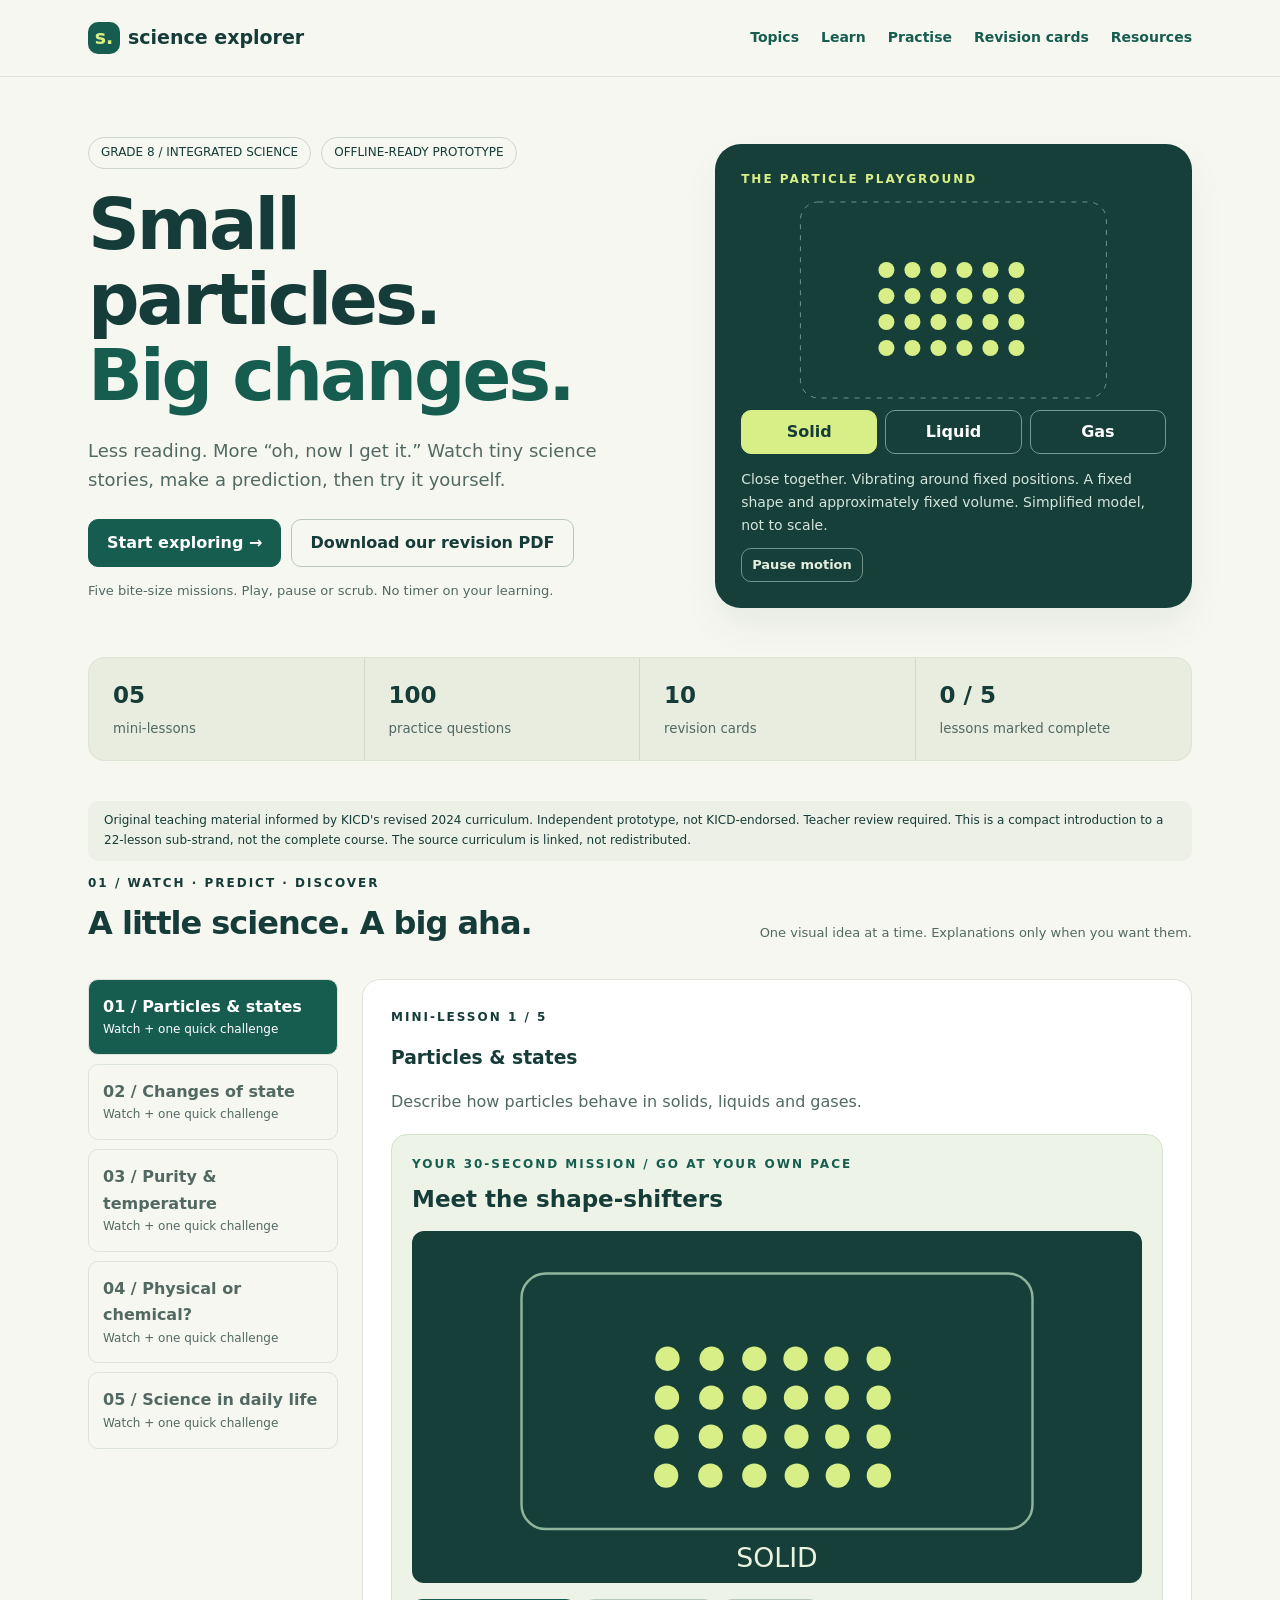
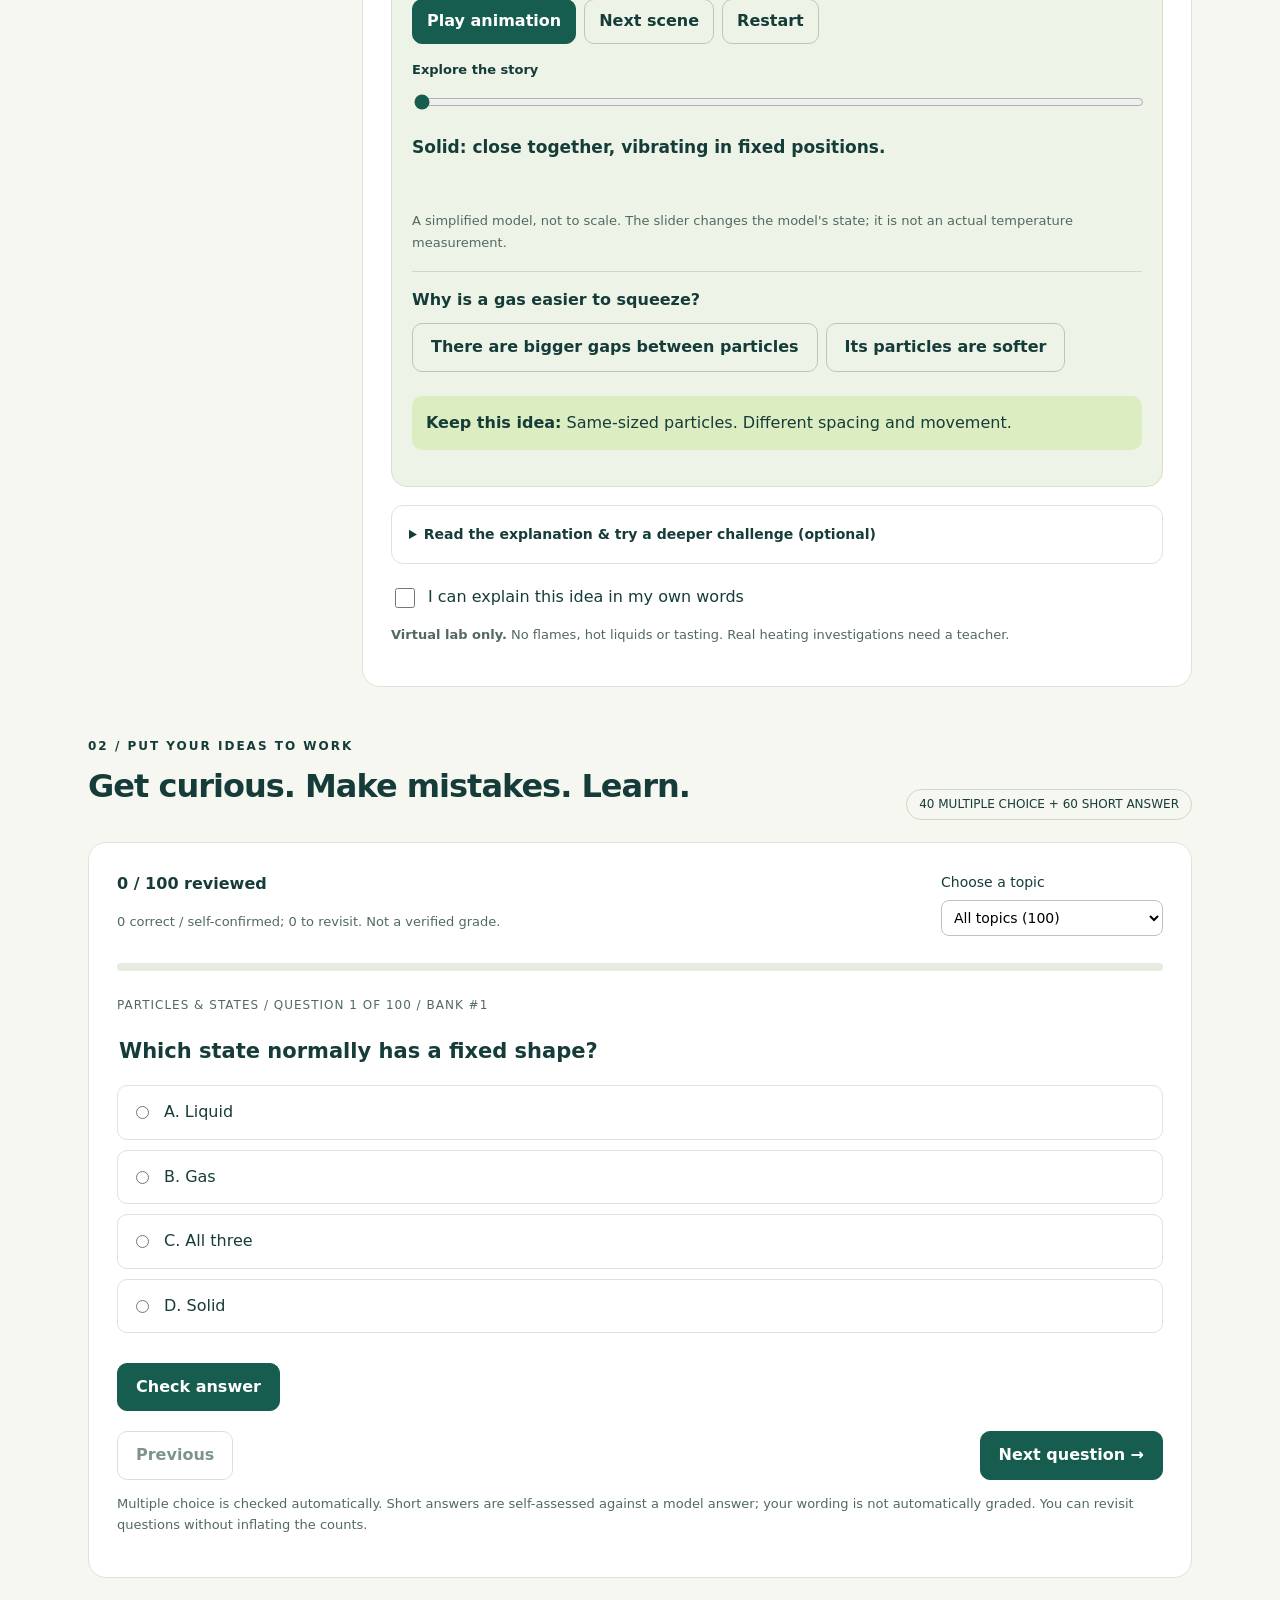
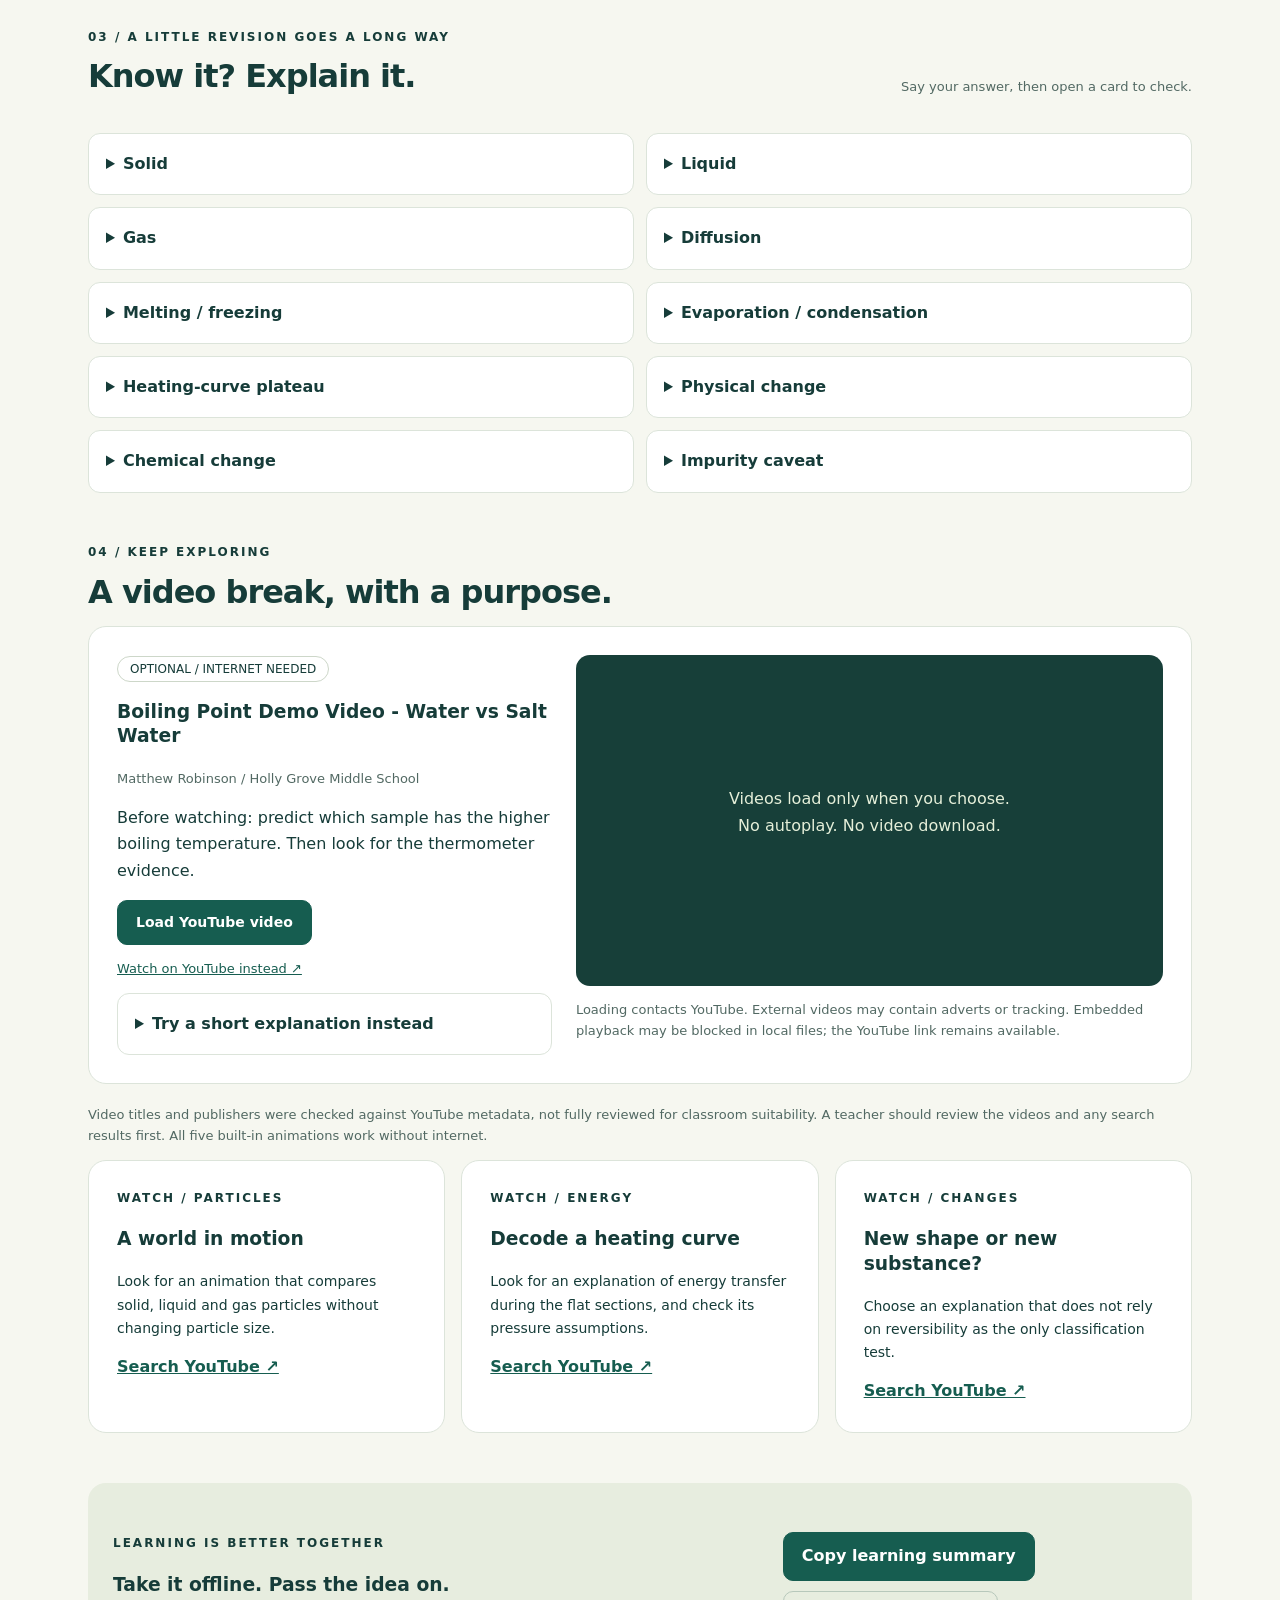
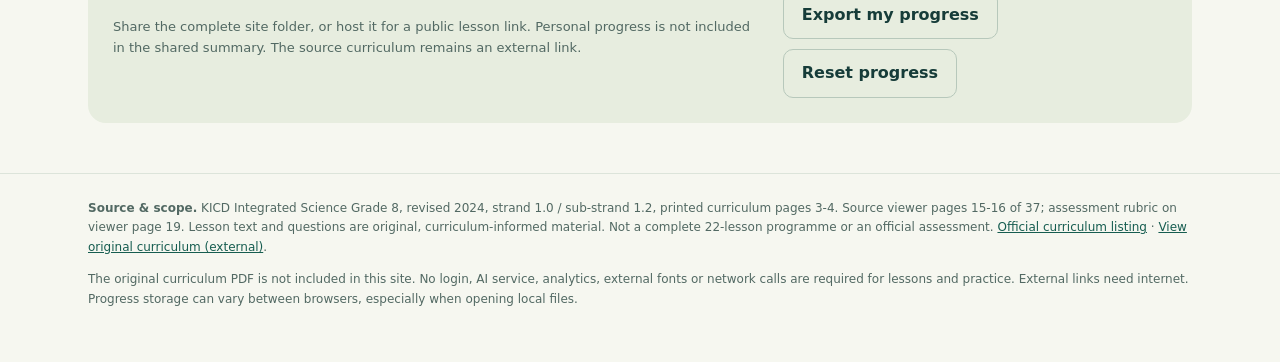
<file: science-explorer.html>
<!doctype html>
<html lang="en">
<head>
<meta charset="utf-8">
<meta name="viewport" content="width=device-width, initial-scale=1">
<meta name="description" content="An original Grade 8 science topic with visual models, revision cards and 100 practice questions. Works offline when the complete folder is downloaded.">
<title>Science Explorer | Physical and chemical changes</title>
<link rel="stylesheet" href="science-408cf9ba4911.css">
</head>
<body>
<a href="#main" class="skip">Skip to content</a>
<header><div class="wrap header"><a class="brand" href="index.html"><span aria-hidden="true">s.</span>science explorer</a><nav aria-label="Main navigation"><a href="index.html">Topics</a><a href="#learn">Learn</a><a href="#practice">Practise</a><a href="#cards">Revision cards</a><a href="#resources">Resources</a></nav></div></header>
<main id="main" class="wrap">
<div class="hero">
<div><div class="pills"><span class="pill">GRADE 8 / INTEGRATED SCIENCE</span><span class="pill">OFFLINE-READY PROTOTYPE</span></div>
<h1 id="hero-heading">Small particles.<br><em>Big changes.</em></h1>
<p class="lead" id="hero-lead">Less reading. More &ldquo;oh, now I get it.&rdquo; Watch tiny science stories, make a prediction, then try it yourself.</p>
<div class="actions"><a class="button" href="#learn">Start exploring &rarr;</a><a class="button secondary" id="pdf-link" href="science-lesson.pdf" download>Download our revision PDF</a></div>
<p class="small muted">Five bite-size missions. Play, pause or scrub. No timer on your learning.</p></div>
<div class="lab" id="particle-hero"><div class="eyebrow">The particle playground</div><svg id="particle-model" viewBox="0 0 350 220" role="img" aria-labelledby="particle-title"><title id="particle-title">Simplified model of particles in a solid</title><rect x="22" y="12" width="306" height="196" rx="18" fill="none" stroke="#719286" stroke-dasharray="5 6"/><g id="particles" class="solid"></g></svg><div class="state-buttons" aria-label="Choose a state of matter"><button data-state="solid" aria-pressed="true">Solid</button><button data-state="liquid" aria-pressed="false">Liquid</button><button data-state="gas" aria-pressed="false">Gas</button></div><p id="state-description" aria-live="polite"></p><button id="motion" class="secondary small" style="color:#e4eedf;border-color:#719286;padding:5px 10px" aria-pressed="false">Pause motion</button></div>
<div class="lab" id="energy-hero" hidden><div class="eyebrow">Energy changes. Ideas click.</div><svg viewBox="0 0 420 220" role="img" aria-labelledby="energy-hero-title"><title id="energy-hero-title">Sunlight transfers energy to a solar panel, supplying a lamp that gives out light and transfers energy as heat.</title><circle cx="65" cy="90" r="32" fill="#d8ef88"/><path d="M110 90H150M270 90H310" stroke="#d8ef88" stroke-width="4"/><path d="M140 80L150 90L140 100M300 80L310 90L300 100" fill="none" stroke="#d8ef88" stroke-width="4"/><rect x="165" y="55" width="90" height="65" rx="8" fill="#498d91"/><path d="M195 55V120M225 55V120M165 87H255" stroke="#bce0ce" stroke-width="2"/><circle cx="355" cy="85" r="25" fill="#f2b68a"/><path d="M344 113H366M344 121H366" stroke="#f2b68a" stroke-width="5"/><g fill="#eaf3df" font-size="17" text-anchor="middle"><text x="65" y="155">Sunlight</text><text x="210" y="155">Solar panel</text><text x="355" y="155">Lamp</text><text x="210" y="202">Light + warming surroundings</text></g></svg><p class="small">Follow an energy transfer. Change a contact area. Explore deeper water. All without a real-world hazard.</p><a class="button secondary" style="color:#eaf3df;border-color:#719286" href="#learn">Enter the virtual lab &rarr;</a></div>
<div class="lab" id="topic-hero" hidden><div class="eyebrow">One idea at a time</div><svg viewBox="0 0 420 200" role="img" aria-labelledby="topic-hero-title"><title id="topic-hero-title">Watch, predict and explain at your own pace.</title><path d="M80 80H340" stroke="#88ac95" stroke-width="4"/><circle cx="70" cy="80" r="35" fill="#d8ef88"/><circle cx="210" cy="80" r="35" fill="#f2b68a"/><circle cx="350" cy="80" r="35" fill="#89c3c6"/><path d="M63 64L86 80L63 96Z" fill="#163c39"/><text x="210" y="89" text-anchor="middle" fill="#163c39" font-size="30">?</text><path d="M333 80L345 91L367 67" stroke="#163c39" stroke-width="5" fill="none"/><g text-anchor="middle" fill="#eaf3df" font-size="19"><text x="70" y="155">Watch</text><text x="210" y="155">Predict</text><text x="350" y="155">Explain</text></g></svg><p>Short visual stories. No countdown on your answers. Open the longer explanation only when you want it.</p><a class="button secondary" href="#learn" style="color:#eaf3df;border-color:#719286">Try your first mission &rarr;</a></div>
</div>
<div class="stats"><div><strong>05</strong><small>mini-lessons</small></div><div><strong>100</strong><small>practice questions</small></div><div><strong>10</strong><small>revision cards</small></div><div><strong id="completed-count">0 / 5</strong><small>lessons marked complete</small></div></div>
<p class="notice" id="scope-note">Original teaching material informed by KICD's revised 2024 curriculum. Independent prototype, not KICD-endorsed. Teacher review required. This is a compact introduction to a 22-lesson sub-strand, not the complete course. The source curriculum is linked, not redistributed.</p>
<p id="storage-status" class="small" role="status"></p>
<section id="learn"><div class="section-top"><div><div class="eyebrow">01 / Watch &middot; predict &middot; discover</div><h2>A little science. A big aha.</h2></div><p class="muted small">One visual idea at a time. Explanations only when you want them.</p></div>
<div class="layout"><div id="route" class="route" aria-label="Choose a mini-lesson"></div><article class="panel" id="lesson-content" aria-labelledby="lesson-title"><div class="eyebrow" id="lesson-number"></div><h3 id="lesson-title"></h3><p class="muted" id="lesson-goal"></p>
<div class="mission">
<div class="eyebrow">Your 30-second mission / go at your own pace</div><h4 id="mission-title"></h4>
<div class="mission-stage" id="mission-stage"><svg id="mission-svg" viewBox="0 0 600 290" role="img" aria-labelledby="mission-svg-title mission-svg-description"><title id="mission-svg-title"></title><desc id="mission-svg-description"></desc><g id="mission-art"></g></svg></div>
<div class="mission-controls"><button id="mission-play" aria-pressed="false">Play animation</button><button id="mission-step" class="secondary">Next scene</button><button id="mission-restart" class="secondary">Restart</button></div>
<label class="timeline" for="mission-timeline">Explore the story <input type="range" min="0" max="100" step="1" value="0" id="mission-timeline" aria-valuetext="Start of the story"></label>
<label class="salt-control" id="salt-control" hidden><input type="checkbox" id="add-salt" checked> Add dissolved salt to the right-hand water</label>
<div id="scene-controls" hidden><label class="timeline" for="scene-choice">Change the model <select id="scene-choice"></select></label></div>
<div id="energy-control" hidden><label class="timeline" for="energy-example">Choose an energy story <select id="energy-example"><option value="fall">Falling ball</option><option value="torch">Battery-powered torch</option></select></label></div>
<div id="solid-controls" hidden><label class="timeline" for="contact-force">Downward push: <output id="force-value">Medium</output><input id="contact-force" type="range" min="20" max="100" step="20" value="40"></label><label class="timeline" for="contact-area">Contact surface: <output id="area-value">Medium</output><input id="contact-area" type="range" min="20" max="100" step="20" value="40"></label></div>
<div id="measurement-controls" hidden><label class="salt-control"><input type="checkbox" id="show-measurements"> Show measurements (optional)</label><p class="small muted">Force is measured in newtons. Pressure is force spread over an area, measured in pascals or kilopascals (kPa).</p></div>
<div id="liquid-controls" hidden><label class="timeline" for="probe-depth">Move both probes deeper: <input id="probe-depth" type="range" min="0" max="100" step="1" value="50" aria-valuetext="Mid-depth"></label></div>
<p id="mission-caption" class="caption"></p><p id="mission-caveat" class="small muted"></p>
<div class="prediction"><p><strong id="prediction-question"></strong></p><div id="prediction-options"></div><p id="prediction-result" class="mission-result" role="status"></p></div>
<p class="takeaway"><strong>Keep this idea:</strong> <span id="mission-takeaway"></span></p>
</div>
<details class="reading" id="lesson-details"><summary>Read the explanation &amp; try a deeper challenge (optional)</summary><div id="lesson-text"></div>
<div id="heating-visual" hidden><svg class="curve" viewBox="0 0 650 300" role="img" aria-labelledby="curve-title curve-desc"><title id="curve-title">Ideal heating curve for pure water at constant standard atmospheric pressure</title><desc id="curve-desc">Temperature rises in ice, is steady at zero degrees Celsius during melting, rises in liquid, is steady at one hundred degrees Celsius during boiling, then rises in gas. Energy supplied increases along the horizontal axis.</desc><path d="M65 20V255H625" stroke="#547268" fill="none" stroke-width="2"/><path d="M75 240L160 205H250L390 85H495L590 35" stroke="#166453" stroke-width="4" fill="none"/><g fill="#163c39" font-size="13"><text x="15" y="208">0 C</text><text x="5" y="88">100 C</text><text x="165" y="229">Melting</text><text x="400" y="109">Boiling</text><text x="90" y="185">Solid</text><text x="285" y="180">Liquid</text><text x="535" y="100">Gas</text><text x="280" y="285">Energy supplied (schematic)</text><text transform="translate(20,170) rotate(-90)">Temperature</text></g></svg><p class="small muted">Not measured data or drawn to scale. Plateau lengths are illustrative. C denotes degrees Celsius.</p></div>
<div class="challenge"><h3>Think it through</h3><p id="challenge"></p></div></details><label class="check"><input id="lesson-complete" type="checkbox"> I can explain this idea in my own words</label>
<p class="small muted" id="safety-note"><strong>Virtual lab only.</strong> No flames, hot liquids or tasting. Real heating investigations need a teacher.</p></article></div></section>
<section id="practice"><div class="section-top"><div><div class="eyebrow">02 / Put your ideas to work</div><h2>Get curious. Make mistakes. Learn.</h2></div><span class="pill">40 MULTIPLE CHOICE + 60 SHORT ANSWER</span></div>
<div class="panel"><div class="quiz-head"><div><strong id="practice-summary">0 / 100 reviewed</strong><p class="muted small" id="score-summary">Progress stays in this browser.</p></div><label>Choose a topic<select id="topic-filter"><option value="all">All topics (100)</option></select></label></div><div class="bar" role="progressbar" aria-label="Questions reviewed" aria-valuemin="0" aria-valuemax="100" aria-valuenow="0" id="quiz-progress"><span id="quiz-bar"></span></div><p class="qmeta" id="question-meta"></p>
<form id="quiz-form"><fieldset><legend id="question-prompt"></legend><div id="answer-area"></div></fieldset><button type="submit" id="check-answer">Check answer</button><button type="button" id="reveal-answer" hidden>Reveal model answer</button></form>
<div id="feedback" aria-live="polite" hidden></div><button id="retry-question" class="secondary" hidden>Try this question again</button><div id="self-mark" class="actions" hidden><button id="self-correct">My explanation matched</button><button class="secondary" id="self-review">I need more practice</button></div>
<div class="quiz-footer"><button id="previous-question" class="secondary">Previous</button><button id="next-question">Next question &rarr;</button></div>
<p class="small muted">Multiple choice is checked automatically. Short answers are self-assessed against a model answer; your wording is not automatically graded. You can revisit questions without inflating the counts.</p></div></section>
<section id="cards"><div class="section-top"><div><div class="eyebrow">03 / A little revision goes a long way</div><h2>Know it? Explain it.</h2></div><p class="small muted">Say your answer, then open a card to check.</p></div><div class="cards" id="flashcards"></div></section>
<section id="resources"><div class="eyebrow">04 / Keep exploring</div><h2 id="resources-title">A video break, with a purpose.</h2>
<div class="panel video-layout"><div><span class="pill">OPTIONAL / INTERNET NEEDED</span><h3 id="video-title">Boiling Point Demo Video - Water vs Salt Water</h3><p class="small muted" id="video-credit">Matthew Robinson / Holly Grove Middle School</p><p id="video-prompt">Before watching: predict which sample has the higher boiling temperature. Then look for the thermometer evidence.</p><div class="video-controls"><button id="load-video">Load YouTube video</button><button id="unload-video" class="secondary" hidden>Close video</button></div><p class="small"><a id="video-link" href="https://www.youtube.com/watch?v=ym1ggwU3lDY" target="_blank" rel="noopener noreferrer">Watch on YouTube instead &nearr;</a></p><details><summary id="alternate-video-heading">Try a short explanation instead</summary><p class="small" id="alternate-video-note">The Science Classroom: Boiling Point Elevation. Includes extension vocabulary beyond this introductory lesson.</p><button id="select-short" class="secondary">Choose the Short</button><button id="select-demo" class="secondary">Choose the classroom demo</button></details></div>
<div><div class="video-box" id="video-box"><p>Videos load only when you choose.<br>No autoplay. No video download.</p></div><p class="small muted" id="video-status" role="status">Loading contacts YouTube. External videos may contain adverts or tracking. Embedded playback may be blocked in local files; the YouTube link remains available.</p></div></div>
<p class="small muted">Video titles and publishers were checked against YouTube metadata, not fully reviewed for classroom suitability. A teacher should review the videos and any search results first. All five built-in animations work without internet.</p>
<div class="resources" id="search-resources"><article class="panel"><div class="eyebrow">Watch / particles</div><h3>A world in motion</h3><p>Look for an animation that compares solid, liquid and gas particles without changing particle size.</p><a href="https://www.youtube.com/results?search_query=states+of+matter+particle+model+secondary+science" target="_blank" rel="noopener noreferrer">Search YouTube &nearr;</a></article><article class="panel"><div class="eyebrow">Watch / energy</div><h3>Decode a heating curve</h3><p>Look for an explanation of energy transfer during the flat sections, and check its pressure assumptions.</p><a href="https://www.youtube.com/results?search_query=heating+cooling+curves+changes+of+state+science" target="_blank" rel="noopener noreferrer">Search YouTube &nearr;</a></article><article class="panel"><div class="eyebrow">Watch / changes</div><h3>New shape or new substance?</h3><p>Choose an explanation that does not rely on reversibility as the only classification test.</p><a href="https://www.youtube.com/results?search_query=physical+chemical+changes+new+substances+science" target="_blank" rel="noopener noreferrer">Search YouTube &nearr;</a></article></div></section>
<div id="external-reading" class="notice" hidden></div>
<section class="bottom"><div><div class="eyebrow">Learning is better together</div><h3>Take it offline. Pass the idea on.</h3><p class="small muted">Share the complete site folder, or host it for a public lesson link. Personal progress is not included in the shared summary. The source curriculum remains an external link.</p></div><div class="actions"><button id="share">Copy learning summary</button><button id="export" class="secondary">Export my progress</button><button id="reset" class="secondary">Reset progress</button></div></section><p id="action-status" role="status" class="small"></p>
</main>
<footer><div class="wrap"><strong>Source & scope.</strong> <span id="source-reference">KICD Integrated Science Grade 8, revised 2024, strand 1.0 / sub-strand 1.2, printed curriculum pages 3-4. Source viewer pages 15-16 of 37; assessment rubric on viewer page 19. Lesson text and questions are original, curriculum-informed material. Not a complete 22-lesson programme or an official assessment.</span> <a href="https://kicd.ac.ke/cbc-materials/curriculum-designs/grade-eight-designs/#category10" target="_blank" rel="noopener noreferrer">Official curriculum listing</a> &middot; <a href="https://drive.google.com/file/d/1RpqZRmeMywbc1Tya0_x-tNJBs75Gy0-v/view" target="_blank" rel="noopener noreferrer">View original curriculum (external)</a>.<p>The original curriculum PDF is not included in this site. No login, AI service, analytics, external fonts or network calls are required for lessons and practice. External links need internet. Progress storage can vary between browsers, especially when opening local files.</p></div></footer>
<noscript><p class="wrap callout">This interactive lesson needs JavaScript. Open the <a href="science-lesson.pdf">original printable lesson and all 100 questions</a> instead.</p></noscript>
<script>const DATA = {"units": [{"title": "Particles & states", "goal": "Describe how particles behave in solids, liquids and gases.", "text": ["Matter is made of tiny particles. A solid has closely packed particles that vibrate around fixed positions. This gives it a fixed shape and approximately fixed volume.", "In a liquid, particles remain close together but can move past one another. A liquid flows, keeps approximately the same volume and takes the shape of its container.", "Gas particles are widely separated and move randomly. A gas spreads to fill its container and is much easier to compress than a liquid or solid.", "Diffusion is the net spreading of particles from a region of higher concentration to a region of lower concentration because of random motion. It can happen without stirring.", "Heating generally increases particles' average kinetic energy when temperature rises. Particles themselves do not get bigger when a substance expands."], "challenge": "Explain why air can be squeezed in a sealed syringe more easily than water. Use particle spacing, not particle size."}, {"title": "Changes of state", "goal": "Explain state changes and interpret a simple heating curve.", "text": ["Melting changes a solid to a liquid; freezing changes a liquid to a solid. Evaporation and boiling change liquid to gas. Condensation changes gas to liquid. These are physical changes: the substance keeps its chemical identity.", "Evaporation happens at a liquid's surface and can occur below its boiling point. Boiling occurs throughout the liquid when conditions allow vapour bubbles to form and grow.", "For pure water at standard atmospheric pressure, melting occurs at about 0 degrees Celsius and boiling at about 100 degrees Celsius. Pressure matters: water can boil at a lower temperature at higher altitude.", "On an ideal heating curve for a pure substance at constant pressure, sloping sections show temperature increasing within one state. Flat sections show melting or boiling while energy changes particle arrangement and separation rather than increasing average kinetic energy.", "A heating curve's horizontal axis can represent time only when the heating rate is suitably controlled. Our diagram uses energy supplied and is a simplified model, not measured experimental data."], "challenge": "Ice is melting while energy is still supplied. Why can its temperature stay steady until the ice has melted?"}, {"title": "Purity & temperature", "goal": "Explain typical effects of impurities on melting and boiling.", "text": ["A pure substance contains a single chemical substance. Under fixed conditions it has characteristic melting and boiling behaviour. A mixture contains more than one substance.", "A dissolved non-volatile solute such as salt generally raises water's boiling point compared with pure water at the same pressure. 'Non-volatile' means the solute does not readily enter the vapour under these conditions.", "Suitable dissolved impurities generally lower the freezing point. Impure solids commonly melt over a range and at a lower temperature than the corresponding pure solid. Not every possible impurity has the same effect.", "Make a fair comparison: use the same pressure, comparable apparatus and a controlled method. Record repeated temperature readings and do not invent experimental results.", "Heating investigations belong in a supervised laboratory. Learners can explore supplied data instead. Never taste laboratory samples, touch hot containers or heat sealed containers."], "challenge": "A claim says 'all impurities lower boiling points'. Correct the claim and state the conditions that make your comparison fair."}, {"title": "Physical or chemical?", "goal": "Classify changes using evidence of new substances.", "text": ["A physical change alters state, shape, size or distribution without making a new chemical substance. Melting ice, cutting paper and dissolving sugar in water are examples.", "A chemical change forms one or more new substances. Rusting iron, burning wood and cooking an egg involve chemical changes.", "Reversibility is a clue, not the definition. Cutting paper is physical even though putting the original sheet back together is difficult. Some chemical reactions can also be reversed under suitable conditions.", "Gas production, colour change, a precipitate, light or temperature change can suggest a reaction, but a single observation is not always proof. Boiling produces bubbles without forming a new substance.", "Compare what substances existed before and after the change. Use several observations and appropriate scientific knowledge; do not identify unknown substances by tasting or directly smelling them."], "challenge": "A friend says cutting paper must be chemical because it is hard to reverse. Give a better test and explain your classification."}, {"title": "Science in daily life", "goal": "Apply state-change ideas safely and explain useful changes.", "text": ["Wet clothes dry as water evaporates. Air movement, a larger exposed surface and suitable warmer conditions can increase drying rate.", "Sweat evaporation transfers energy away from the skin and helps cool the body. Drink safe water and avoid unsafe heat exposure; this is an explanation, not a medical treatment.", "Freezing food slows many processes involved in spoilage, but does not sterilise food. Safe storage and handling remain essential.", "Metal casting uses melting followed by solidification. This is industrial work, not a home experiment. Cooking can involve both physical state changes and chemical changes.", "Try a safe observation: put an ice cube in a clean cup on a tray at room temperature. Record its appearance every two minutes. Do not use flames, boiling water or sealed containers. Explain what changes and what stays the same."], "challenge": "Design a fair comparison of drying on two cloths. Change one factor, keep the others similar, record observations and explain the particles' role."}], "questions": [{"id": 1, "unit": 0, "prompt": "Which state normally has a fixed shape?", "answer": "Solid", "explanation": "Solid particles vibrate around fixed positions.", "options": ["Liquid", "Gas", "All three", "Solid"]}, {"id": 2, "unit": 0, "prompt": "Which state fills all the available space in a container?", "answer": "Gas", "explanation": "Gas particles move randomly through the available space.", "options": ["Liquid", "Ice only", "Gas", "Solid"]}, {"id": 3, "unit": 0, "prompt": "What do particles in a solid do?", "answer": "Vibrate around fixed positions", "explanation": "A solid's particles move, but remain near fixed positions.", "options": ["Disappear", "Vibrate around fixed positions", "Remain completely still", "Travel freely across the room"]}, {"id": 4, "unit": 0, "prompt": "Why is a gas relatively easy to compress?", "answer": "There is much space between its particles", "explanation": "Compression mainly reduces the gaps between gas particles.", "options": ["There is much space between its particles", "Its particles are soft", "Its particles shrink", "It has no particles"]}, {"id": 5, "unit": 0, "prompt": "Which description best fits a liquid?", "answer": "Fixed volume but no fixed shape", "explanation": "A liquid flows while retaining approximately the same volume.", "options": ["Fixed shape but no fixed volume", "No mass", "Widely separated particles", "Fixed volume but no fixed shape"]}, {"id": 6, "unit": 0, "prompt": "Ink spreads through still water mainly because of what process?", "answer": "Diffusion", "explanation": "Random particle motion produces net spreading.", "options": ["Condensation", "Rusting", "Diffusion", "Freezing"]}, {"id": 7, "unit": 0, "prompt": "When temperature rises, average particle kinetic energy generally does what?", "answer": "Increases", "explanation": "Temperature is related to average particle kinetic energy.", "options": ["Turns into mass", "Increases", "Decreases", "Becomes zero"]}, {"id": 8, "unit": 0, "prompt": "During thermal expansion, what mainly changes?", "answer": "Average particle separation", "explanation": "Expansion is not caused by individual particles becoming larger.", "options": ["Average particle separation", "Size of each particle", "Number of atoms in each particle", "Identity of the substance"]}, {"id": 9, "unit": 0, "prompt": "Give the three common states of matter.", "answer": "Solid, liquid and gas.", "explanation": "Water can occur as ice, liquid water and water vapour."}, {"id": 10, "unit": 0, "prompt": "Why does a liquid take the shape of its container?", "answer": "Its particles can move past one another.", "explanation": "The particles stay close but are not locked into fixed positions."}, {"id": 11, "unit": 0, "prompt": "Why does a solid retain its shape?", "answer": "Its particles remain near fixed positions, held by strong attractions.", "explanation": "Vibration does not normally let the whole structure flow."}, {"id": 12, "unit": 0, "prompt": "Describe gas particle motion.", "answer": "Particles move rapidly and randomly, colliding with one another and container walls.", "explanation": "They are not arranged in a fixed pattern."}, {"id": 13, "unit": 0, "prompt": "Does diffusion require stirring? Explain.", "answer": "No. Particles move randomly even without stirring.", "explanation": "Stirring can mix substances faster, but is not the definition of diffusion."}, {"id": 14, "unit": 0, "prompt": "State the overall concentration direction of diffusion.", "answer": "From higher concentration towards lower concentration.", "explanation": "Individual particles move in many directions; this is the net effect."}, {"id": 15, "unit": 0, "prompt": "Why is water difficult to compress?", "answer": "Its particles are already close together with little empty space between them.", "explanation": "The particles are not arranged far apart as in a gas."}, {"id": 16, "unit": 0, "prompt": "Does a solid's particle motion stop at room temperature?", "answer": "No. Its particles continue to vibrate.", "explanation": "A fixed shape does not mean motionless particles."}, {"id": 17, "unit": 0, "prompt": "Predict what happens to diffusion when temperature increases, all else equal.", "answer": "It generally becomes faster.", "explanation": "Particles have greater average kinetic energy."}, {"id": 18, "unit": 0, "prompt": "Why can a smell spread across a room without a fan?", "answer": "Vapour particles spread by diffusion; air currents can also help.", "explanation": "Do not deliberately smell unknown laboratory substances."}, {"id": 19, "unit": 0, "prompt": "Name one particle-model limitation.", "answer": "Diagrams are not to scale and do not show every particle or every interaction.", "explanation": "A model explains selected features rather than being a literal photograph."}, {"id": 20, "unit": 0, "prompt": "Explain why pouring water changes its shape but not its identity.", "answer": "Particles rearrange and flow; the substance remains water.", "explanation": "A shape change alone does not create a new substance."}, {"id": 21, "unit": 1, "prompt": "What is the change from solid to liquid called?", "answer": "Melting", "explanation": "Melting occurs when a solid becomes a liquid.", "options": ["Freezing", "Condensation", "Boiling", "Melting"]}, {"id": 22, "unit": 1, "prompt": "What is the change from gas to liquid called?", "answer": "Condensation", "explanation": "Gas particles come closer together as liquid forms.", "options": ["Freezing", "Evaporation", "Condensation", "Melting"]}, {"id": 23, "unit": 1, "prompt": "Where does evaporation occur?", "answer": "At the surface of a liquid", "explanation": "Evaporation can occur below the boiling point.", "options": ["Only at 100 degrees Celsius", "At the surface of a liquid", "Only at the bottom", "Only inside a solid"]}, {"id": 24, "unit": 1, "prompt": "What does a flat melting section on an ideal heating curve show?", "answer": "A state change at constant temperature", "explanation": "Energy changes the arrangement of particles during melting.", "options": ["A state change at constant temperature", "No energy entering", "Particles disappearing", "A chemical reaction in all cases"]}, {"id": 25, "unit": 1, "prompt": "At standard atmospheric pressure, pure water boils at approximately what temperature?", "answer": "100 degrees Celsius", "explanation": "The boiling point depends on external pressure.", "options": ["0 degrees Celsius", "25 degrees Celsius", "Always 80 degrees Celsius", "100 degrees Celsius"]}, {"id": 26, "unit": 1, "prompt": "Which statement distinguishes boiling from evaporation?", "answer": "Boiling occurs throughout the liquid", "explanation": "Boiling involves vapour bubbles forming and growing within the liquid.", "options": ["Boiling happens only at the surface", "Evaporation is always chemical", "Boiling occurs throughout the liquid", "Evaporation requires bubbles throughout"]}, {"id": 27, "unit": 1, "prompt": "Which state change releases energy to the surroundings?", "answer": "Freezing", "explanation": "The substance releases energy as liquid changes to solid.", "options": ["Boiling", "Freezing", "Melting", "Evaporation"]}, {"id": 28, "unit": 1, "prompt": "Why can water boil below 100 degrees Celsius on a high mountain?", "answer": "Atmospheric pressure is lower", "explanation": "Lower external pressure lowers water's boiling point.", "options": ["Atmospheric pressure is lower", "Water stops being water", "The particles are larger", "Gravity supplies heat"]}, {"id": 29, "unit": 1, "prompt": "Name the change from liquid to solid.", "answer": "Freezing or solidification.", "explanation": "Particles become arranged in a solid structure."}, {"id": 30, "unit": 1, "prompt": "Name the change from liquid to gas below boiling point.", "answer": "Evaporation.", "explanation": "It happens at the liquid surface."}, {"id": 31, "unit": 1, "prompt": "Why is melting ice a physical change?", "answer": "The substance is still water; no new substance is formed.", "explanation": "Chemical identity, not appearance alone, is the key."}, {"id": 32, "unit": 1, "prompt": "What two states coexist during melting?", "answer": "Solid and liquid.", "explanation": "Both are present until the solid has melted."}, {"id": 33, "unit": 1, "prompt": "What two states coexist during boiling?", "answer": "Liquid and gas.", "explanation": "Energy continues to transfer while vapour forms."}, {"id": 34, "unit": 1, "prompt": "What does a rising section of a heating curve indicate?", "answer": "Temperature is rising within a single state.", "explanation": "Average particle kinetic energy increases."}, {"id": 35, "unit": 1, "prompt": "Why does temperature stay steady during ideal melting?", "answer": "Supplied energy changes particle arrangement rather than raising average kinetic energy.", "explanation": "Energy is still being transferred."}, {"id": 36, "unit": 1, "prompt": "What should label the vertical axis of a heating curve?", "answer": "Temperature, with its unit such as degrees Celsius.", "explanation": "Axes need both quantity and unit where appropriate."}, {"id": 37, "unit": 1, "prompt": "Name a suitable horizontal-axis quantity for a heating curve.", "answer": "Energy supplied; time can be used if the heating rate is controlled.", "explanation": "The demo's horizontal axis is energy supplied."}, {"id": 38, "unit": 1, "prompt": "Explain water droplets on the outside of a cold cup.", "answer": "Water vapour in nearby air cools and condenses on the cup.", "explanation": "Water has not passed through the cup wall."}, {"id": 39, "unit": 1, "prompt": "Does evaporation require the whole liquid to reach boiling point?", "answer": "No.", "explanation": "Surface particles can escape at lower temperatures."}, {"id": 40, "unit": 1, "prompt": "Why must pressure be stated when comparing boiling points?", "answer": "A substance's boiling point changes with external pressure.", "explanation": "Comparisons should be made under the same pressure conditions."}, {"id": 41, "unit": 2, "prompt": "What does a non-volatile dissolved solute generally do to water's boiling point?", "answer": "Raises it at the same pressure", "explanation": "The statement applies to suitable dissolved non-volatile solutes.", "options": ["Always lowers it", "Has no possible effect", "Makes it exactly zero", "Raises it at the same pressure"]}, {"id": 42, "unit": 2, "prompt": "Salt dissolved in water generally does what to its freezing point?", "answer": "Lowers it", "explanation": "This is freezing-point depression.", "options": ["Makes water flammable", "Changes water into salt", "Lowers it", "Always raises it"]}, {"id": 43, "unit": 2, "prompt": "An impure solid often melts in what way?", "answer": "Over a range of temperatures", "explanation": "It commonly melts over a broader, lower range than the pure solid.", "options": ["Without any energy transfer", "Over a range of temperatures", "At every temperature equally", "Only at 100 degrees Celsius"]}, {"id": 44, "unit": 2, "prompt": "Which condition must match in a fair boiling-point comparison?", "answer": "External pressure", "explanation": "Pressure itself affects boiling point.", "options": ["External pressure", "Label colour", "Student's name", "Day of the week only"]}, {"id": 45, "unit": 2, "prompt": "Which is a suitable safety rule?", "answer": "Use teacher-supervised heating", "explanation": "Hot equipment and liquids can cause serious burns.", "options": ["Heat a sealed bottle", "Taste the sample", "Hold hot glass with bare hands", "Use teacher-supervised heating"]}, {"id": 46, "unit": 2, "prompt": "A pure substance is best described as what?", "answer": "A single chemical substance", "explanation": "Appearance alone cannot establish purity.", "options": ["Any drinking water", "Any white powder", "A single chemical substance", "Anything that looks clear"]}, {"id": 47, "unit": 2, "prompt": "Why should measurements be repeated?", "answer": "To check consistency and reduce the influence of random variation", "explanation": "Repeated trials help assess reliability.", "options": ["To avoid recording data", "To check consistency and reduce the influence of random variation", "To guarantee a preferred answer", "To change the substance's identity"]}, {"id": 48, "unit": 2, "prompt": "Which impurity condition supports the usual boiling-point elevation claim?", "answer": "The solute is dissolved and non-volatile", "explanation": "The conditions matter; avoid an unlimited generalisation.", "options": ["The solute is dissolved and non-volatile", "Any solid lying nearby", "Any gas above the container", "All impurities without exception"]}, {"id": 49, "unit": 2, "prompt": "Define a mixture.", "answer": "A material containing two or more substances physically combined.", "explanation": "Its components have not necessarily reacted to form a new substance."}, {"id": 50, "unit": 2, "prompt": "Why is clear water not necessarily pure?", "answer": "It can contain dissolved substances that are not visible.", "explanation": "Transparency does not prove chemical purity."}, {"id": 51, "unit": 2, "prompt": "Give one non-volatile solute commonly used in classroom examples.", "answer": "Table salt dissolved in water.", "explanation": "Use a supervised demonstration or supplied data rather than tasting."}, {"id": 52, "unit": 2, "prompt": "Correct: 'Every impurity lowers the boiling point.'", "answer": "A dissolved non-volatile solute generally raises the solvent's boiling point at the same pressure.", "explanation": "Different mixtures can behave differently."}, {"id": 53, "unit": 2, "prompt": "Give a reason not to compare boiling water in two places at different altitudes.", "answer": "Different atmospheric pressures may change boiling temperatures.", "explanation": "Pressure would be a confounding variable."}, {"id": 54, "unit": 2, "prompt": "Why should a thermometer be read consistently?", "answer": "Different reading methods can introduce measurement errors.", "explanation": "Follow the instrument's instructions and use the same method."}, {"id": 55, "unit": 2, "prompt": "Why should you never taste laboratory water samples?", "answer": "They may contain harmful or unknown substances.", "explanation": "Labels and clarity do not guarantee safety."}, {"id": 56, "unit": 2, "prompt": "Why must a heated container not be sealed?", "answer": "Gas or vapour pressure can build up and rupture the container.", "explanation": "Use only teacher-approved apparatus and methods."}, {"id": 57, "unit": 2, "prompt": "Which is generally lower: the freezing point of pure water or salt water at the same pressure?", "answer": "Salt water's freezing point.", "explanation": "Suitable dissolved salt causes freezing-point depression."}, {"id": 58, "unit": 2, "prompt": "Why is 'all impurities behave identically' a weak claim?", "answer": "The effect depends on the substances, concentration and conditions.", "explanation": "Scientific statements need appropriate limits."}, {"id": 59, "unit": 2, "prompt": "What should a learner do if measured data disagree with a prediction?", "answer": "Record the data honestly, check the method and repeat where appropriate.", "explanation": "Do not alter results to match the prediction."}, {"id": 60, "unit": 2, "prompt": "How can learners study boiling-point effects without heating anything?", "answer": "Interpret teacher-supplied data or use a suitable simulation.", "explanation": "Data-based activities avoid hot-liquid hazards."}, {"id": 61, "unit": 3, "prompt": "What is the defining feature of a chemical change?", "answer": "New substances form", "explanation": "Chemical identity changes when new substances form.", "options": ["It is always fast", "It is always reversible", "Its shape changes", "New substances form"]}, {"id": 62, "unit": 3, "prompt": "Cutting paper is usually classified as what?", "answer": "A physical change", "explanation": "Changing size does not by itself create a new substance.", "options": ["Condensation", "Combustion", "A physical change", "A chemical change"]}, {"id": 63, "unit": 3, "prompt": "Rusting iron is what type of change?", "answer": "Chemical", "explanation": "Rust contains substances different from the original iron.", "options": ["Freezing", "Chemical", "Physical only", "Melting"]}, {"id": 64, "unit": 3, "prompt": "Bubbles in boiling water prove what?", "answer": "Water vapour is forming, not necessarily a reaction", "explanation": "Boiling is a physical state change.", "options": ["Water vapour is forming, not necessarily a reaction", "A new element has formed", "Water is burning", "All bubbles mean chemical change"]}, {"id": 65, "unit": 3, "prompt": "Which is a chemical change?", "answer": "Cooking an egg", "explanation": "Cooking changes substances in the egg.", "options": ["Breaking glass", "Melting wax without burning", "Crushing chalk", "Cooking an egg"]}, {"id": 66, "unit": 3, "prompt": "Which is the best classification test?", "answer": "Ask whether new substances formed", "explanation": "Reversibility alone is not reliable.", "options": ["Ask only whether it is loud", "Ask whether a tool was used", "Ask whether new substances formed", "Ask only whether it can be reversed"]}, {"id": 67, "unit": 3, "prompt": "Dissolving sugar in water is usually what?", "answer": "Physical", "explanation": "Sugar remains sugar and can be recovered by appropriate separation.", "options": ["Combustion", "Physical", "Chemical in every case", "Nuclear"]}, {"id": 68, "unit": 3, "prompt": "Which observation alone is insufficient to prove a chemical change?", "answer": "Colour change", "explanation": "Mixing coloured materials can change appearance without a reaction.", "options": ["Colour change", "Confirmed new substance formation", "Confirmed change in chemical composition", "Identification of reaction products"]}, {"id": 69, "unit": 3, "prompt": "Define a physical change.", "answer": "A change that does not create a new chemical substance.", "explanation": "State, shape, size or distribution can change."}, {"id": 70, "unit": 3, "prompt": "Give a chemical-change example involving iron.", "answer": "Rusting.", "explanation": "Iron reacts in the presence of oxygen and water."}, {"id": 71, "unit": 3, "prompt": "Why is crushing chalk physical?", "answer": "The pieces become smaller, but the substance remains chalk.", "explanation": "Size is not chemical identity."}, {"id": 72, "unit": 3, "prompt": "Why is burning wood chemical?", "answer": "New substances such as gases and ash form.", "explanation": "Combustion is not just a state change."}, {"id": 73, "unit": 3, "prompt": "Why is reversibility alone an unreliable test?", "answer": "Some physical changes are hard to reverse, and some chemical reactions can be reversed.", "explanation": "The formation of new substances is the defining distinction."}, {"id": 74, "unit": 3, "prompt": "Give a physical change that is difficult to reverse.", "answer": "Cutting paper or breaking glass.", "explanation": "The substance can remain chemically the same."}, {"id": 75, "unit": 3, "prompt": "Name two possible signs of a chemical reaction.", "answer": "For example, gas production and formation of a precipitate.", "explanation": "These clues require context and do not individually prove every reaction."}, {"id": 76, "unit": 3, "prompt": "Explain why melting wax and burning wax are different.", "answer": "Melting is a physical state change; burning forms new substances.", "explanation": "A burning candle can show both kinds of change."}, {"id": 77, "unit": 3, "prompt": "Is a temperature change always evidence of a chemical reaction?", "answer": "No. Physical processes can also transfer energy and change temperature.", "explanation": "Consider the substances before and after."}, {"id": 78, "unit": 3, "prompt": "Why must you not smell an unknown reaction mixture directly?", "answer": "It may release harmful vapours.", "explanation": "Follow teacher-approved safety procedures."}, {"id": 79, "unit": 3, "prompt": "What evidence strengthens a claim of chemical change?", "answer": "Reliable identification of products that were not present initially.", "explanation": "Multiple observations and chemical knowledge support classification."}, {"id": 80, "unit": 3, "prompt": "Does a change in shape necessarily mean a chemical change?", "answer": "No.", "explanation": "Bending a metal wire changes shape without necessarily forming new substances."}, {"id": 81, "unit": 4, "prompt": "Which process dries wet clothes?", "answer": "Evaporation", "explanation": "Liquid water escapes as water vapour.", "options": ["Freezing", "Rusting", "Condensation", "Evaporation"]}, {"id": 82, "unit": 4, "prompt": "How does evaporating sweat help the body?", "answer": "It transfers energy away from the skin", "explanation": "Evaporation needs energy.", "options": ["It stops all heat transfer", "It turns salt into water", "It transfers energy away from the skin", "It creates new skin"]}, {"id": 83, "unit": 4, "prompt": "What does freezing food do?", "answer": "Slows many spoilage processes without sterilising it", "explanation": "Safe handling is still necessary.", "options": ["Removes every impurity", "Slows many spoilage processes without sterilising it", "Kills every microorganism", "Makes all food safe forever"]}, {"id": 84, "unit": 4, "prompt": "Which sequence is used in metal casting?", "answer": "Melting then solidification", "explanation": "Molten metal is shaped and allowed to solidify.", "options": ["Melting then solidification", "Rusting then evaporation", "Condensation then burning", "Diffusion then digestion"]}, {"id": 85, "unit": 4, "prompt": "Which activity is suitable for the unsupervised observation in this lesson?", "answer": "Watching ice melt at room temperature", "explanation": "The ice observation avoids flames and hot liquids.", "options": ["Boiling salt water", "Burning plastic", "Heating a sealed bottle", "Watching ice melt at room temperature"]}, {"id": 86, "unit": 4, "prompt": "What usually helps a wet cloth dry faster, all else equal?", "answer": "A larger exposed surface area", "explanation": "More water is exposed to air.", "options": ["Sealing it in a wet bag", "Reducing airflow", "A larger exposed surface area", "Folding it into a tight ball"]}, {"id": 87, "unit": 4, "prompt": "What makes an experiment a fair comparison?", "answer": "Changing one tested factor while controlling others", "explanation": "Controlled conditions help interpret differences.", "options": ["Never recording a method", "Changing one tested factor while controlling others", "Changing everything", "Choosing only preferred readings"]}, {"id": 88, "unit": 4, "prompt": "Which is a chemical change used in everyday food preparation?", "answer": "Baking a cake", "explanation": "Baking involves reactions that form new substances.", "options": ["Baking a cake", "Melting ice", "Freezing water", "Cutting a cucumber only"]}, {"id": 89, "unit": 4, "prompt": "Why can a breeze help clothes dry?", "answer": "It removes humid air near the fabric and helps continued evaporation.", "explanation": "Airflow is one factor; humidity and temperature also matter."}, {"id": 90, "unit": 4, "prompt": "Why can spreading a wet cloth help it dry?", "answer": "A larger wet surface is exposed to air.", "explanation": "Compare similar cloths and initial amounts of water."}, {"id": 91, "unit": 4, "prompt": "Why is a freezer not a steriliser?", "answer": "Some microorganisms can survive freezing and become active after thawing.", "explanation": "Observe safe food-handling guidance."}, {"id": 92, "unit": 4, "prompt": "Identify a useful application of solidification.", "answer": "Making an ice cube or allowing cast metal to set.", "explanation": "The substance changes from liquid to solid."}, {"id": 93, "unit": 4, "prompt": "What should be recorded during the ice-cube observation?", "answer": "Time, appearance and evidence of liquid water forming.", "explanation": "Use regular intervals and avoid inventing measurements."}, {"id": 94, "unit": 4, "prompt": "What remains chemically the same when the ice melts?", "answer": "The substance remains water.", "explanation": "Its state and particle arrangement change."}, {"id": 95, "unit": 4, "prompt": "Suggest one variable to test in a cloth-drying investigation.", "answer": "For example, exposed surface area.", "explanation": "Choose one variable rather than changing several at once."}, {"id": 96, "unit": 4, "prompt": "Name two conditions to keep similar when comparing drying surface area.", "answer": "For example, cloth material and starting amount of water; also keep temperature and airflow similar.", "explanation": "Different conditions could explain different drying times."}, {"id": 97, "unit": 4, "prompt": "How could you share a learning without sharing private data?", "answer": "Share a topic summary or lesson file without student names or personal scores.", "explanation": "Learning content can be shared separately from personal information."}, {"id": 98, "unit": 4, "prompt": "What is the purpose of comparing observations with a partner?", "answer": "To explain reasoning, notice differences and improve evidence-based conclusions.", "explanation": "Respectful discussion is more useful than just copying answers."}, {"id": 99, "unit": 4, "prompt": "Give an example of physical and chemical changes in the same activity.", "answer": "A candle's wax melts physically while wax vapour burns chemically.", "explanation": "Discuss the example without lighting a flame."}, {"id": 100, "unit": 4, "prompt": "Write a useful exit-ticket question for this topic.", "answer": "For example: why is melting ice physical but rusting iron chemical?", "explanation": "A good question asks for reasoning about new substances."}], "flashcards": [["Solid", "Particles are close together and vibrate around fixed positions."], ["Liquid", "Particles are close together but can move past one another."], ["Gas", "Particles are far apart and move randomly through the container."], ["Diffusion", "Net spreading from higher to lower concentration due to random motion."], ["Melting / freezing", "Solid to liquid / liquid to solid."], ["Evaporation / condensation", "Liquid to gas at the surface / gas to liquid."], ["Heating-curve plateau", "A pure substance changes state at steady temperature under fixed pressure."], ["Physical change", "No new chemical substance forms. Reversibility alone is not the test."], ["Chemical change", "One or more new substances form."], ["Impurity caveat", "Dissolved non-volatile solutes generally raise boiling point at the same pressure."]]};
const TOPIC = {};</script>
<script src="science-c315ffb7c492.js" defer></script>
</body>
</html>
</file>
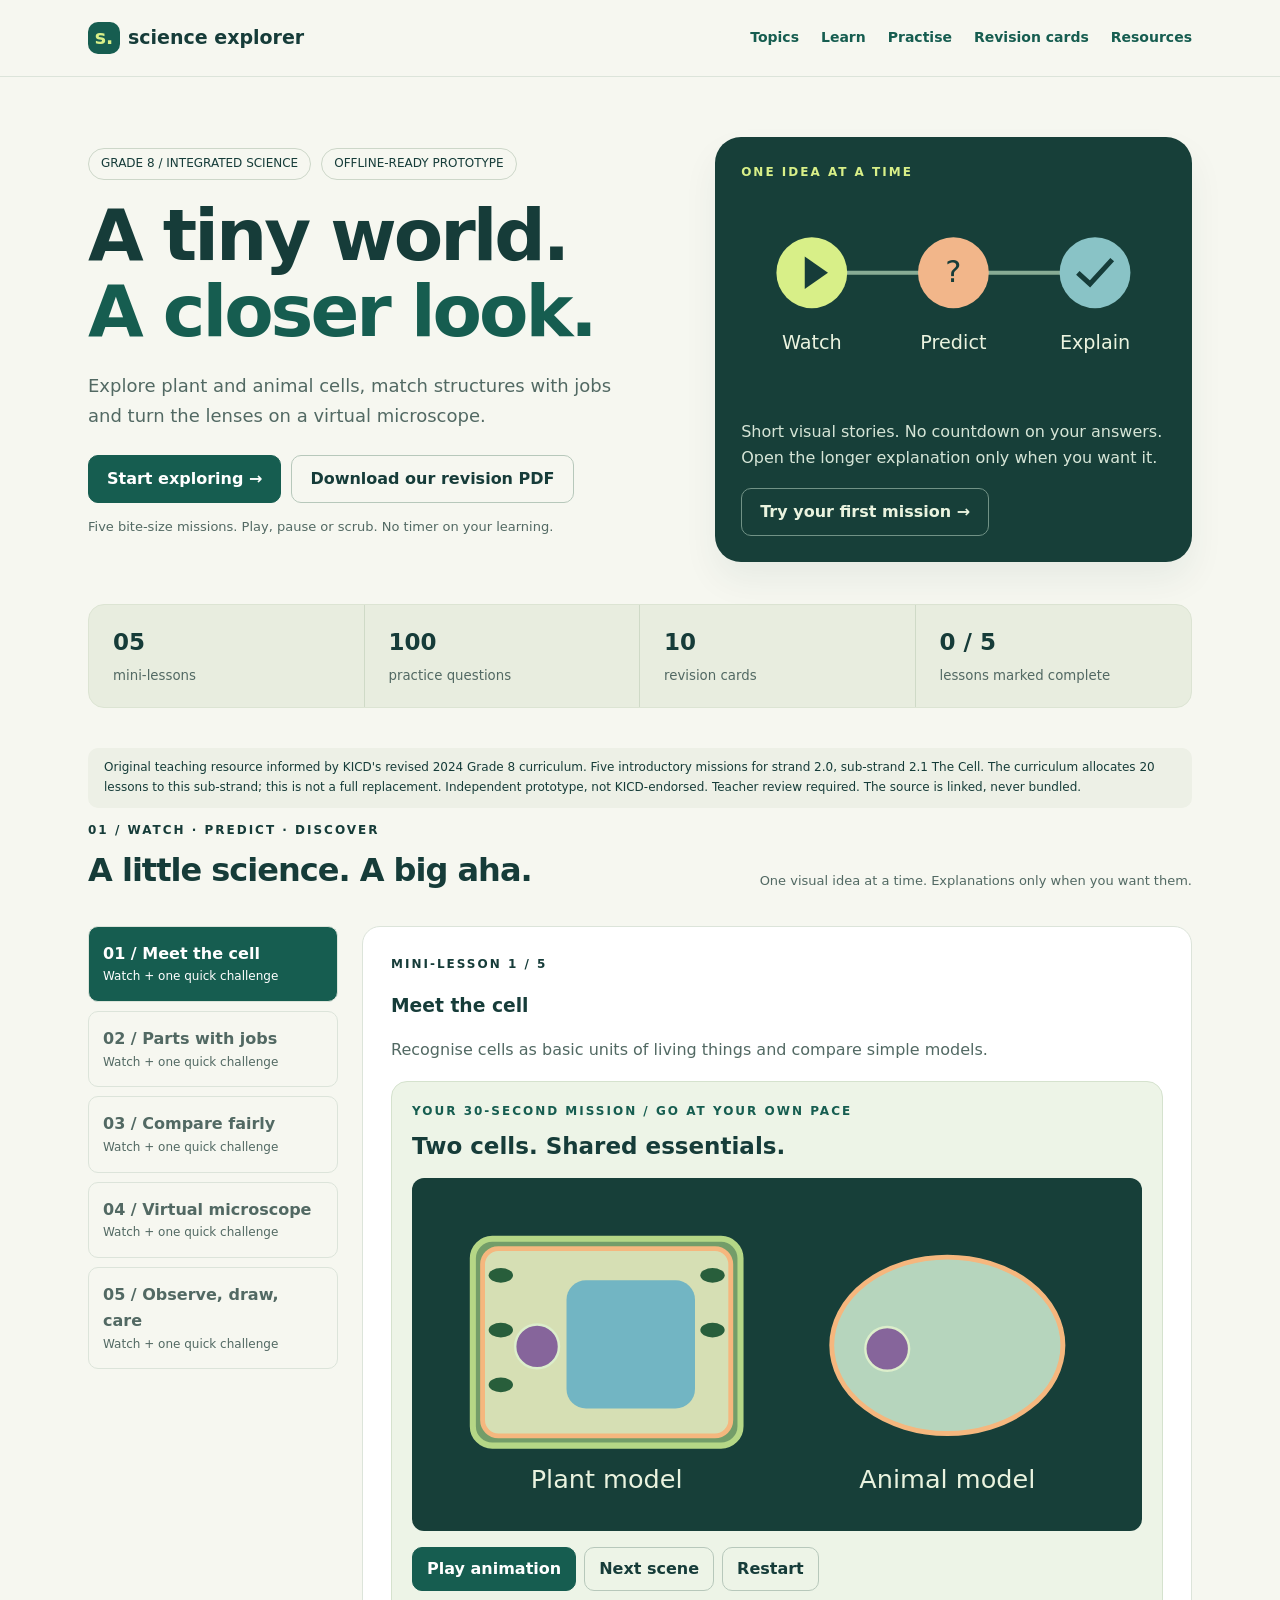
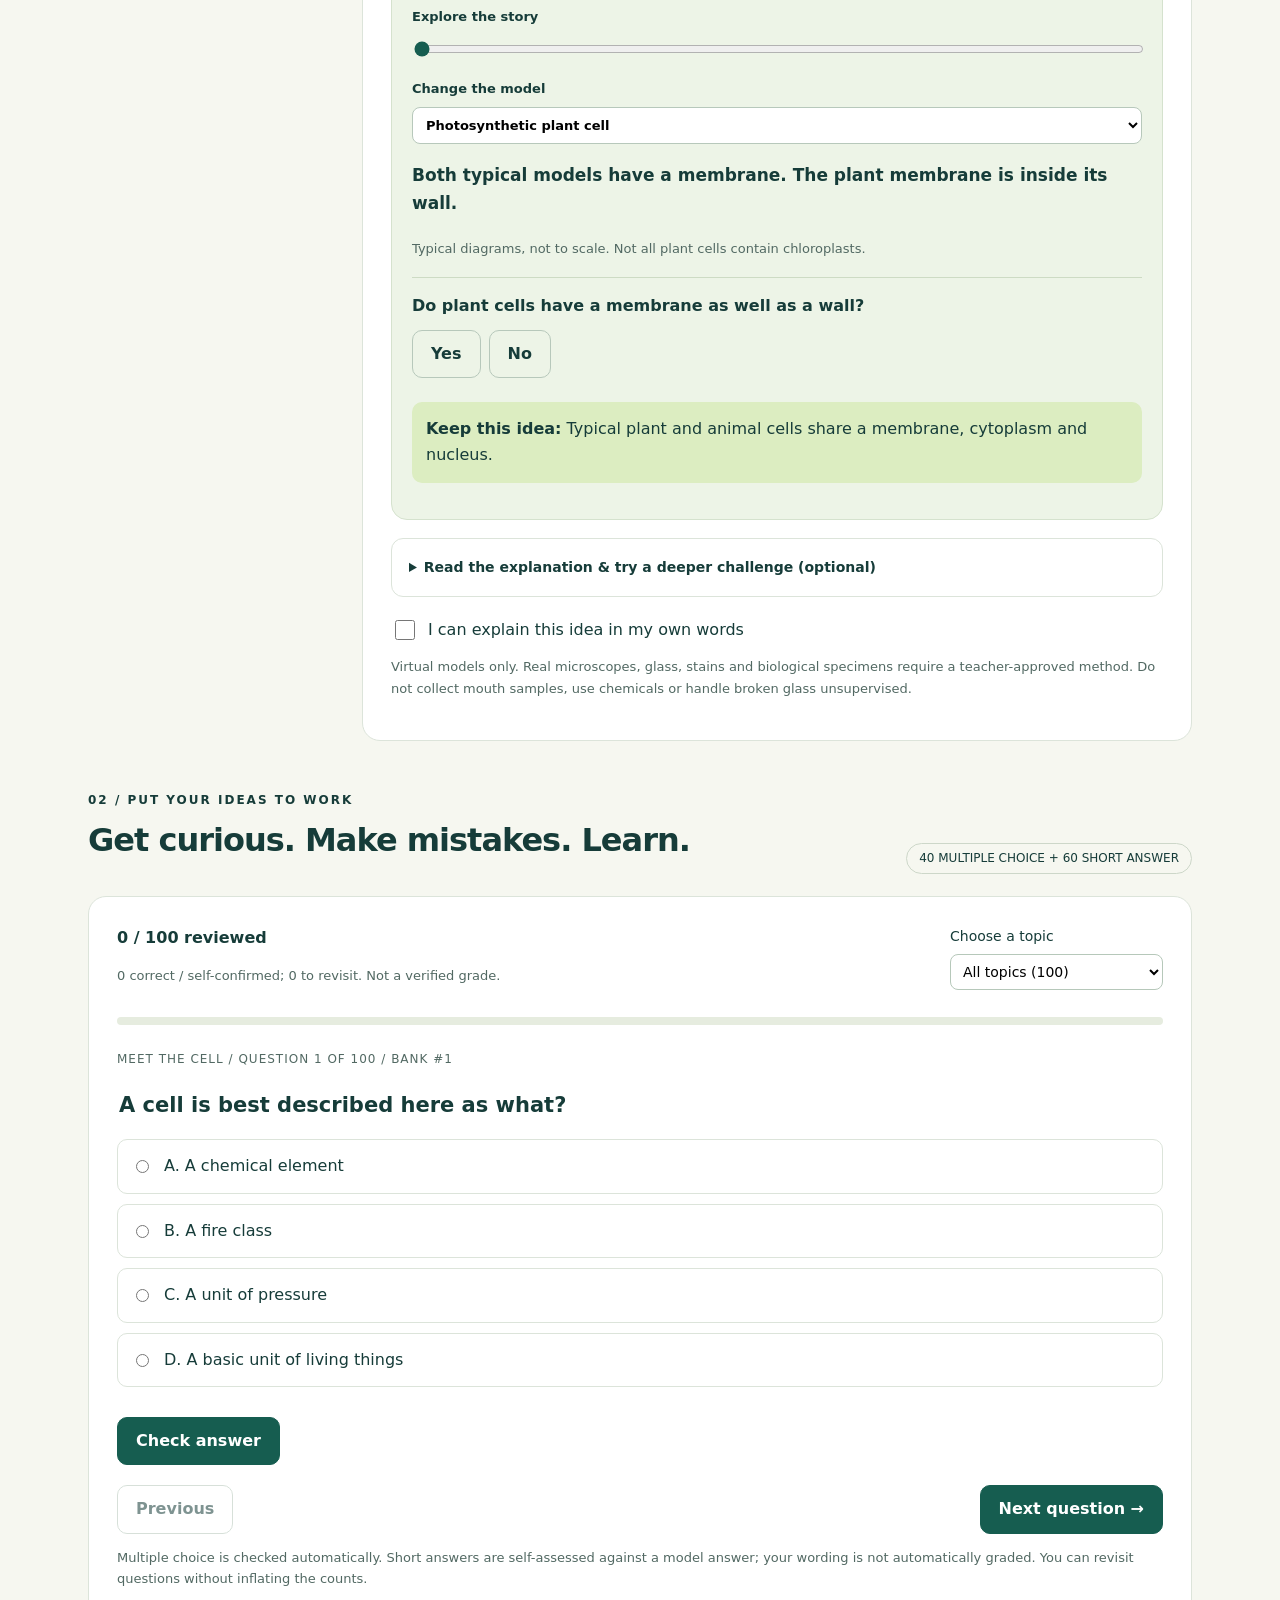
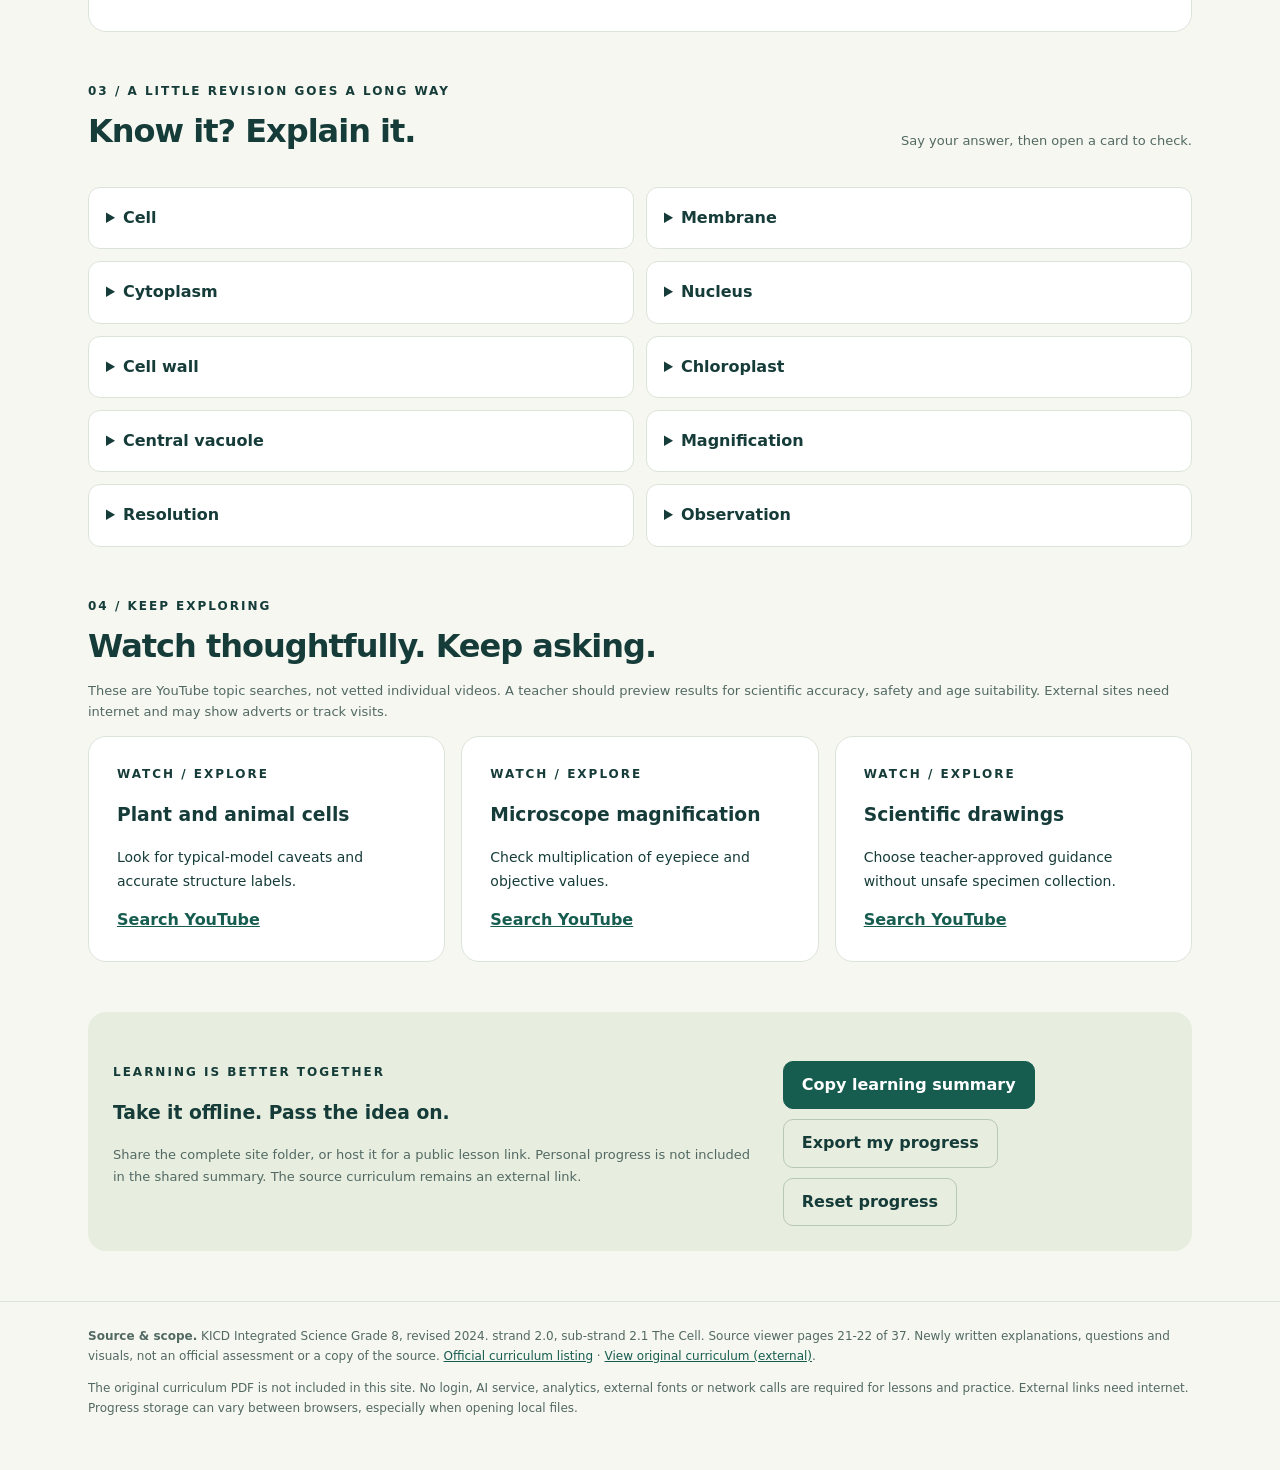
<file: the-cell.html>
<!doctype html>
<html lang="en">
<head>
<meta charset="utf-8">
<meta name="viewport" content="width=device-width, initial-scale=1">
<meta name="description" content="An original Grade 8 science topic with visual models, revision cards and 100 practice questions. Works offline when the complete folder is downloaded.">
<title>Science Explorer | The Cell</title>
<link rel="stylesheet" href="science-408cf9ba4911.css">
</head>
<body>
<a href="#main" class="skip">Skip to content</a>
<header><div class="wrap header"><a class="brand" href="index.html"><span aria-hidden="true">s.</span>science explorer</a><nav aria-label="Main navigation"><a href="index.html">Topics</a><a href="#learn">Learn</a><a href="#practice">Practise</a><a href="#cards">Revision cards</a><a href="#resources">Resources</a></nav></div></header>
<main id="main" class="wrap">
<div class="hero">
<div><div class="pills"><span class="pill">GRADE 8 / INTEGRATED SCIENCE</span><span class="pill">OFFLINE-READY PROTOTYPE</span></div>
<h1 id="hero-heading">Small particles.<br><em>Big changes.</em></h1>
<p class="lead" id="hero-lead">Less reading. More &ldquo;oh, now I get it.&rdquo; Watch tiny science stories, make a prediction, then try it yourself.</p>
<div class="actions"><a class="button" href="#learn">Start exploring &rarr;</a><a class="button secondary" id="pdf-link" href="the-cell-lesson.pdf" download>Download our revision PDF</a></div>
<p class="small muted">Five bite-size missions. Play, pause or scrub. No timer on your learning.</p></div>
<div class="lab" id="particle-hero"><div class="eyebrow">The particle playground</div><svg id="particle-model" viewBox="0 0 350 220" role="img" aria-labelledby="particle-title"><title id="particle-title">Simplified model of particles in a solid</title><rect x="22" y="12" width="306" height="196" rx="18" fill="none" stroke="#719286" stroke-dasharray="5 6"/><g id="particles" class="solid"></g></svg><div class="state-buttons" aria-label="Choose a state of matter"><button data-state="solid" aria-pressed="true">Solid</button><button data-state="liquid" aria-pressed="false">Liquid</button><button data-state="gas" aria-pressed="false">Gas</button></div><p id="state-description" aria-live="polite"></p><button id="motion" class="secondary small" style="color:#e4eedf;border-color:#719286;padding:5px 10px" aria-pressed="false">Pause motion</button></div>
<div class="lab" id="energy-hero" hidden><div class="eyebrow">Energy changes. Ideas click.</div><svg viewBox="0 0 420 220" role="img" aria-labelledby="energy-hero-title"><title id="energy-hero-title">Sunlight transfers energy to a solar panel, supplying a lamp that gives out light and transfers energy as heat.</title><circle cx="65" cy="90" r="32" fill="#d8ef88"/><path d="M110 90H150M270 90H310" stroke="#d8ef88" stroke-width="4"/><path d="M140 80L150 90L140 100M300 80L310 90L300 100" fill="none" stroke="#d8ef88" stroke-width="4"/><rect x="165" y="55" width="90" height="65" rx="8" fill="#498d91"/><path d="M195 55V120M225 55V120M165 87H255" stroke="#bce0ce" stroke-width="2"/><circle cx="355" cy="85" r="25" fill="#f2b68a"/><path d="M344 113H366M344 121H366" stroke="#f2b68a" stroke-width="5"/><g fill="#eaf3df" font-size="17" text-anchor="middle"><text x="65" y="155">Sunlight</text><text x="210" y="155">Solar panel</text><text x="355" y="155">Lamp</text><text x="210" y="202">Light + warming surroundings</text></g></svg><p class="small">Follow an energy transfer. Change a contact area. Explore deeper water. All without a real-world hazard.</p><a class="button secondary" style="color:#eaf3df;border-color:#719286" href="#learn">Enter the virtual lab &rarr;</a></div>
<div class="lab" id="topic-hero" hidden><div class="eyebrow">One idea at a time</div><svg viewBox="0 0 420 200" role="img" aria-labelledby="topic-hero-title"><title id="topic-hero-title">Watch, predict and explain at your own pace.</title><path d="M80 80H340" stroke="#88ac95" stroke-width="4"/><circle cx="70" cy="80" r="35" fill="#d8ef88"/><circle cx="210" cy="80" r="35" fill="#f2b68a"/><circle cx="350" cy="80" r="35" fill="#89c3c6"/><path d="M63 64L86 80L63 96Z" fill="#163c39"/><text x="210" y="89" text-anchor="middle" fill="#163c39" font-size="30">?</text><path d="M333 80L345 91L367 67" stroke="#163c39" stroke-width="5" fill="none"/><g text-anchor="middle" fill="#eaf3df" font-size="19"><text x="70" y="155">Watch</text><text x="210" y="155">Predict</text><text x="350" y="155">Explain</text></g></svg><p>Short visual stories. No countdown on your answers. Open the longer explanation only when you want it.</p><a class="button secondary" href="#learn" style="color:#eaf3df;border-color:#719286">Try your first mission &rarr;</a></div>
</div>
<div class="stats"><div><strong>05</strong><small>mini-lessons</small></div><div><strong>100</strong><small>practice questions</small></div><div><strong>10</strong><small>revision cards</small></div><div><strong id="completed-count">0 / 5</strong><small>lessons marked complete</small></div></div>
<p class="notice" id="scope-note">Original teaching material informed by KICD's revised 2024 curriculum. Independent prototype, not KICD-endorsed. Teacher review required. This is a compact introduction to a 22-lesson sub-strand, not the complete course. The source curriculum is linked, not redistributed.</p>
<p id="storage-status" class="small" role="status"></p>
<section id="learn"><div class="section-top"><div><div class="eyebrow">01 / Watch &middot; predict &middot; discover</div><h2>A little science. A big aha.</h2></div><p class="muted small">One visual idea at a time. Explanations only when you want them.</p></div>
<div class="layout"><div id="route" class="route" aria-label="Choose a mini-lesson"></div><article class="panel" id="lesson-content" aria-labelledby="lesson-title"><div class="eyebrow" id="lesson-number"></div><h3 id="lesson-title"></h3><p class="muted" id="lesson-goal"></p>
<div class="mission">
<div class="eyebrow">Your 30-second mission / go at your own pace</div><h4 id="mission-title"></h4>
<div class="mission-stage" id="mission-stage"><svg id="mission-svg" viewBox="0 0 600 290" role="img" aria-labelledby="mission-svg-title mission-svg-description"><title id="mission-svg-title"></title><desc id="mission-svg-description"></desc><g id="mission-art"></g></svg></div>
<div class="mission-controls"><button id="mission-play" aria-pressed="false">Play animation</button><button id="mission-step" class="secondary">Next scene</button><button id="mission-restart" class="secondary">Restart</button></div>
<label class="timeline" for="mission-timeline">Explore the story <input type="range" min="0" max="100" step="1" value="0" id="mission-timeline" aria-valuetext="Start of the story"></label>
<label class="salt-control" id="salt-control" hidden><input type="checkbox" id="add-salt" checked> Add dissolved salt to the right-hand water</label>
<div id="scene-controls" hidden><label class="timeline" for="scene-choice">Change the model <select id="scene-choice"></select></label></div>
<div id="energy-control" hidden><label class="timeline" for="energy-example">Choose an energy story <select id="energy-example"><option value="fall">Falling ball</option><option value="torch">Battery-powered torch</option></select></label></div>
<div id="solid-controls" hidden><label class="timeline" for="contact-force">Downward push: <output id="force-value">Medium</output><input id="contact-force" type="range" min="20" max="100" step="20" value="40"></label><label class="timeline" for="contact-area">Contact surface: <output id="area-value">Medium</output><input id="contact-area" type="range" min="20" max="100" step="20" value="40"></label></div>
<div id="measurement-controls" hidden><label class="salt-control"><input type="checkbox" id="show-measurements"> Show measurements (optional)</label><p class="small muted">Force is measured in newtons. Pressure is force spread over an area, measured in pascals or kilopascals (kPa).</p></div>
<div id="liquid-controls" hidden><label class="timeline" for="probe-depth">Move both probes deeper: <input id="probe-depth" type="range" min="0" max="100" step="1" value="50" aria-valuetext="Mid-depth"></label></div>
<p id="mission-caption" class="caption"></p><p id="mission-caveat" class="small muted"></p>
<div class="prediction"><p><strong id="prediction-question"></strong></p><div id="prediction-options"></div><p id="prediction-result" class="mission-result" role="status"></p></div>
<p class="takeaway"><strong>Keep this idea:</strong> <span id="mission-takeaway"></span></p>
</div>
<details class="reading" id="lesson-details"><summary>Read the explanation &amp; try a deeper challenge (optional)</summary><div id="lesson-text"></div>
<div id="heating-visual" hidden><svg class="curve" viewBox="0 0 650 300" role="img" aria-labelledby="curve-title curve-desc"><title id="curve-title">Ideal heating curve for pure water at constant standard atmospheric pressure</title><desc id="curve-desc">Temperature rises in ice, is steady at zero degrees Celsius during melting, rises in liquid, is steady at one hundred degrees Celsius during boiling, then rises in gas. Energy supplied increases along the horizontal axis.</desc><path d="M65 20V255H625" stroke="#547268" fill="none" stroke-width="2"/><path d="M75 240L160 205H250L390 85H495L590 35" stroke="#166453" stroke-width="4" fill="none"/><g fill="#163c39" font-size="13"><text x="15" y="208">0 C</text><text x="5" y="88">100 C</text><text x="165" y="229">Melting</text><text x="400" y="109">Boiling</text><text x="90" y="185">Solid</text><text x="285" y="180">Liquid</text><text x="535" y="100">Gas</text><text x="280" y="285">Energy supplied (schematic)</text><text transform="translate(20,170) rotate(-90)">Temperature</text></g></svg><p class="small muted">Not measured data or drawn to scale. Plateau lengths are illustrative. C denotes degrees Celsius.</p></div>
<div class="challenge"><h3>Think it through</h3><p id="challenge"></p></div></details><label class="check"><input id="lesson-complete" type="checkbox"> I can explain this idea in my own words</label>
<p class="small muted" id="safety-note"><strong>Virtual lab only.</strong> No flames, hot liquids or tasting. Real heating investigations need a teacher.</p></article></div></section>
<section id="practice"><div class="section-top"><div><div class="eyebrow">02 / Put your ideas to work</div><h2>Get curious. Make mistakes. Learn.</h2></div><span class="pill">40 MULTIPLE CHOICE + 60 SHORT ANSWER</span></div>
<div class="panel"><div class="quiz-head"><div><strong id="practice-summary">0 / 100 reviewed</strong><p class="muted small" id="score-summary">Progress stays in this browser.</p></div><label>Choose a topic<select id="topic-filter"><option value="all">All topics (100)</option></select></label></div><div class="bar" role="progressbar" aria-label="Questions reviewed" aria-valuemin="0" aria-valuemax="100" aria-valuenow="0" id="quiz-progress"><span id="quiz-bar"></span></div><p class="qmeta" id="question-meta"></p>
<form id="quiz-form"><fieldset><legend id="question-prompt"></legend><div id="answer-area"></div></fieldset><button type="submit" id="check-answer">Check answer</button><button type="button" id="reveal-answer" hidden>Reveal model answer</button></form>
<div id="feedback" aria-live="polite" hidden></div><button id="retry-question" class="secondary" hidden>Try this question again</button><div id="self-mark" class="actions" hidden><button id="self-correct">My explanation matched</button><button class="secondary" id="self-review">I need more practice</button></div>
<div class="quiz-footer"><button id="previous-question" class="secondary">Previous</button><button id="next-question">Next question &rarr;</button></div>
<p class="small muted">Multiple choice is checked automatically. Short answers are self-assessed against a model answer; your wording is not automatically graded. You can revisit questions without inflating the counts.</p></div></section>
<section id="cards"><div class="section-top"><div><div class="eyebrow">03 / A little revision goes a long way</div><h2>Know it? Explain it.</h2></div><p class="small muted">Say your answer, then open a card to check.</p></div><div class="cards" id="flashcards"></div></section>
<section id="resources"><div class="eyebrow">04 / Keep exploring</div><h2 id="resources-title">A video break, with a purpose.</h2>
<div class="panel video-layout"><div><span class="pill">OPTIONAL / INTERNET NEEDED</span><h3 id="video-title">Boiling Point Demo Video - Water vs Salt Water</h3><p class="small muted" id="video-credit">Matthew Robinson / Holly Grove Middle School</p><p id="video-prompt">Before watching: predict which sample has the higher boiling temperature. Then look for the thermometer evidence.</p><div class="video-controls"><button id="load-video">Load YouTube video</button><button id="unload-video" class="secondary" hidden>Close video</button></div><p class="small"><a id="video-link" href="https://www.youtube.com/watch?v=ym1ggwU3lDY" target="_blank" rel="noopener noreferrer">Watch on YouTube instead &nearr;</a></p><details><summary id="alternate-video-heading">Try a short explanation instead</summary><p class="small" id="alternate-video-note">The Science Classroom: Boiling Point Elevation. Includes extension vocabulary beyond this introductory lesson.</p><button id="select-short" class="secondary">Choose the Short</button><button id="select-demo" class="secondary">Choose the classroom demo</button></details></div>
<div><div class="video-box" id="video-box"><p>Videos load only when you choose.<br>No autoplay. No video download.</p></div><p class="small muted" id="video-status" role="status">Loading contacts YouTube. External videos may contain adverts or tracking. Embedded playback may be blocked in local files; the YouTube link remains available.</p></div></div>
<p class="small muted">Video titles and publishers were checked against YouTube metadata, not fully reviewed for classroom suitability. A teacher should review the videos and any search results first. All five built-in animations work without internet.</p>
<div class="resources" id="search-resources"><article class="panel"><div class="eyebrow">Watch / particles</div><h3>A world in motion</h3><p>Look for an animation that compares solid, liquid and gas particles without changing particle size.</p><a href="https://www.youtube.com/results?search_query=states+of+matter+particle+model+secondary+science" target="_blank" rel="noopener noreferrer">Search YouTube &nearr;</a></article><article class="panel"><div class="eyebrow">Watch / energy</div><h3>Decode a heating curve</h3><p>Look for an explanation of energy transfer during the flat sections, and check its pressure assumptions.</p><a href="https://www.youtube.com/results?search_query=heating+cooling+curves+changes+of+state+science" target="_blank" rel="noopener noreferrer">Search YouTube &nearr;</a></article><article class="panel"><div class="eyebrow">Watch / changes</div><h3>New shape or new substance?</h3><p>Choose an explanation that does not rely on reversibility as the only classification test.</p><a href="https://www.youtube.com/results?search_query=physical+chemical+changes+new+substances+science" target="_blank" rel="noopener noreferrer">Search YouTube &nearr;</a></article></div></section>
<div id="external-reading" class="notice" hidden></div>
<section class="bottom"><div><div class="eyebrow">Learning is better together</div><h3>Take it offline. Pass the idea on.</h3><p class="small muted">Share the complete site folder, or host it for a public lesson link. Personal progress is not included in the shared summary. The source curriculum remains an external link.</p></div><div class="actions"><button id="share">Copy learning summary</button><button id="export" class="secondary">Export my progress</button><button id="reset" class="secondary">Reset progress</button></div></section><p id="action-status" role="status" class="small"></p>
</main>
<footer><div class="wrap"><strong>Source & scope.</strong> <span id="source-reference">KICD Integrated Science Grade 8, revised 2024, strand 1.0 / sub-strand 1.2, printed curriculum pages 3-4. Source viewer pages 15-16 of 37; assessment rubric on viewer page 19. Lesson text and questions are original, curriculum-informed material. Not a complete 22-lesson programme or an official assessment.</span> <a href="https://kicd.ac.ke/cbc-materials/curriculum-designs/grade-eight-designs/#category10" target="_blank" rel="noopener noreferrer">Official curriculum listing</a> &middot; <a href="https://drive.google.com/file/d/1RpqZRmeMywbc1Tya0_x-tNJBs75Gy0-v/view" target="_blank" rel="noopener noreferrer">View original curriculum (external)</a>.<p>The original curriculum PDF is not included in this site. No login, AI service, analytics, external fonts or network calls are required for lessons and practice. External links need internet. Progress storage can vary between browsers, especially when opening local files.</p></div></footer>
<noscript><p class="wrap callout">This interactive lesson needs JavaScript. Open the <a href="the-cell-lesson.pdf">original printable lesson and all 100 questions</a> instead.</p></noscript>
<script>const DATA = {"units": [{"title": "Meet the cell", "goal": "Recognise cells as basic units of living things and compare simple models.", "text": ["Cells are basic structural and functional units of living things. Some organisms consist of one cell; others contain many cells with different roles. A cell is not the same thing as an atom.", "A typical plant-cell model includes a cell wall, cell membrane, cytoplasm, nucleus and a large central vacuole. Photosynthetic plant cells can contain chloroplasts. A typical animal-cell model has a membrane, cytoplasm and nucleus but no cell wall or chloroplasts.", "These diagrams are simplified, not to scale and not universal for every cell. Not every plant cell contains chloroplasts, and specialised cells may differ from the typical models.", "Light microscopes reveal features depending on the specimen, preparation and instrument. A coloured diagram is easier to label than a real specimen and should not be mistaken for an exact microscope view."], "challenge": "Name two structures shared by the typical plant and animal models and one difference."}, {"title": "Parts with jobs", "goal": "Connect visible cell structures with their functions.", "text": ["The cell membrane regulates movement of substances into and out of the cell. It is not simply an open hole. The cytoplasm is the material where many cell reactions occur.", "The nucleus contains genetic material and helps control cell activities. It is not the cell wall, and it does not mean every specialised cell must have the same appearance.", "The plant cell wall supports and helps maintain shape. It is outside the cell membrane. A large central vacuole contains cell sap and contributes to support when the cell is turgid.", "Chloroplasts in photosynthetic plant cells carry out photosynthesis. A light microscope cannot reliably reveal every tiny structure shown in an advanced cell diagram; focus on the features the specimen and instrument support."], "challenge": "Choose a structure, describe its job and explain one mistake that could confuse it with another part."}, {"title": "Compare fairly", "goal": "Use shared features and differences without overgeneralising.", "text": ["Compare like with like: use labelled typical plant and animal models, then distinguish their shared features from their differences. Both models have membranes, cytoplasm and nuclei.", "The illustrated photosynthetic plant cell also has a wall, chloroplasts and a large central vacuole. The illustrated animal cell lacks a plant wall and chloroplasts and does not have the same large central vacuole.", "A regular box-like drawing can help show a wall; a rounded drawing can help show a flexible animal-cell outline. Shape alone is not a reliable universal test for cell type.", "A cell from an onion bulb may show a wall and nucleus without chloroplasts. An observation should not be declared wrong merely because it lacks every feature of a green-leaf diagram."], "challenge": "Explain why 'all plant cells are green boxes' is not a reliable scientific statement."}, {"title": "Virtual microscope", "goal": "Determine total magnification and recognise its limits.", "text": ["A compound light microscope uses an eyepiece lens and an objective lens. Total magnification is the eyepiece magnification multiplied by the objective magnification.", "For example, a 10-times eyepiece with a 10-times objective gives 100-times total magnification; with a 40-times objective it gives 400-times total magnification. This is multiplication, not addition.", "Magnification makes an image appear larger. Resolution concerns distinguishing nearby details. Enlarging a blurred image does not automatically reveal new real detail.", "Use a real microscope only as taught. Start and focus using the teacher's approved method, handle glass safely and do not force a lens towards a slide. The virtual lens selector requires no real equipment."], "challenge": "Use the virtual selector to compare 100-times and 400-times views. Explain why a larger image is not automatically sharper."}, {"title": "Observe, draw, care", "goal": "Distinguish observations from assumptions and care for practical equipment.", "text": ["A useful biological drawing communicates what was observed. Use clear lines, an appropriate title and accurate labels following the teacher's conventions. Do not copy every feature of a textbook as if it was visible.", "A temporary slide is prepared for short-term observation. A teacher must approve the specimen, handling method, liquids and any stain. Stains and glass can pose hazards; the app gives no unsupervised slide-making procedure.", "A coverslip helps form a suitable viewing preparation, but bubbles and debris can create artefacts. A dot in a field of view is not automatically a cell or nucleus.", "Care for the microscope and dispose of materials as instructed. Do not use mouth cells, sharp glass, chemicals or collected biological samples without an approved supervised method. The virtual focus model is an illustration, not a real observation."], "challenge": "Describe how you would label a feature honestly if you could not identify it confidently."}], "questions": [{"id": 1, "unit": 0, "prompt": "A cell is best described here as what?", "answer": "A basic unit of living things", "explanation": "Cells perform life-related functions.", "options": ["A chemical element", "A fire class", "A unit of pressure", "A basic unit of living things"]}, {"id": 2, "unit": 0, "prompt": "Which structure surrounds a typical animal cell?", "answer": "Cell membrane", "explanation": "Animal cells do not have plant cell walls.", "options": ["A metal shell", "A microscope lens", "Cell membrane", "Plant cell wall"]}, {"id": 3, "unit": 0, "prompt": "Which feature is present in the typical plant model but not the animal model?", "answer": "Cell wall", "explanation": "The other listed structures are shared in these models.", "options": ["Nucleus", "Cell wall", "Cytoplasm", "Cell membrane"]}, {"id": 4, "unit": 0, "prompt": "Which statement about plant cells is accurate?", "answer": "Not every plant cell has chloroplasts", "explanation": "Cell type and role affect structures.", "options": ["Not every plant cell has chloroplasts", "All contain identical numbers of chloroplasts", "None has a membrane", "All are the same size"]}, {"id": 5, "unit": 0, "prompt": "Are the diagram's colours literal microscope colours?", "answer": "Not necessarily", "explanation": "Colours are an educational key.", "options": ["Always", "Only the green background", "They measure pressure", "Not necessarily"]}, {"id": 6, "unit": 0, "prompt": "Which organisms may consist of a single cell?", "answer": "Some living organisms", "explanation": "Life can be unicellular or multicellular.", "options": ["All trees", "No living organisms", "Some living organisms", "All animals"]}, {"id": 7, "unit": 0, "prompt": "Which pair is shared in typical plant and animal cells?", "answer": "Membrane and cytoplasm", "explanation": "These are common features of both models.", "options": ["Fuel and oxygen", "Membrane and cytoplasm", "Cell wall and chloroplasts", "Steel and copper"]}, {"id": 8, "unit": 0, "prompt": "Why is a model not a universal picture of every cell?", "answer": "Cells vary and can be specialised", "explanation": "Typical models simplify biological diversity.", "options": ["Cells vary and can be specialised", "No cells exist", "Every cell is drawn to scale", "All diagrams are measurements"]}, {"id": 9, "unit": 0, "prompt": "Define a cell in this lesson.", "answer": "A basic structural and functional unit of living things.", "explanation": "It is not a unit of chemical element identity."}, {"id": 10, "unit": 0, "prompt": "Name two parts shared by the typical cell models.", "answer": "For example, membrane and cytoplasm.", "explanation": "A nucleus is also shown in both typical models."}, {"id": 11, "unit": 0, "prompt": "Name one difference between the typical plant and animal models.", "answer": "The plant model has a cell wall; the animal model does not.", "explanation": "Chloroplasts are another difference in photosynthetic plant cells."}, {"id": 12, "unit": 0, "prompt": "Does every plant cell contain chloroplasts?", "answer": "No.", "explanation": "For example, many non-photosynthetic plant cells lack them."}, {"id": 13, "unit": 0, "prompt": "What does unicellular mean?", "answer": "Made of one cell.", "explanation": "Some organisms carry out life processes within one cell."}, {"id": 14, "unit": 0, "prompt": "What does multicellular mean?", "answer": "Made of many cells.", "explanation": "Different cells can have specialised roles."}, {"id": 15, "unit": 0, "prompt": "Why is a cell diagram not necessarily drawn to scale?", "answer": "It emphasises structures for learning rather than exact relative sizes.", "explanation": "Labels should acknowledge the simplification."}, {"id": 16, "unit": 0, "prompt": "Why can a microscope specimen look different from a textbook diagram?", "answer": "Preparation, staining, focus and cell type affect what is visible.", "explanation": "Do not invent observed details."}, {"id": 17, "unit": 0, "prompt": "Is a cell the same thing as an atom?", "answer": "No.", "explanation": "A cell contains many kinds of molecules and atoms."}, {"id": 18, "unit": 0, "prompt": "Give a reason cells can have different shapes.", "answer": "They can be specialised for different functions.", "explanation": "A typical diagram does not show every possible form."}, {"id": 19, "unit": 0, "prompt": "Which typical model has a rigid outer wall?", "answer": "The plant-cell model.", "explanation": "The membrane lies inside that wall."}, {"id": 20, "unit": 0, "prompt": "Why should you read a diagram's key?", "answer": "To understand what its colours and symbols represent.", "explanation": "Do not assume colour alone identifies a real structure."}, {"id": 21, "unit": 1, "prompt": "Which structure regulates entry and exit of substances?", "answer": "Cell membrane", "explanation": "The membrane selectively regulates movement.", "options": ["Cell wall only", "Microscope stage", "Eyepiece", "Cell membrane"]}, {"id": 22, "unit": 1, "prompt": "Where do many cell reactions occur?", "answer": "Cytoplasm", "explanation": "Cytoplasm supports many cellular processes.", "options": ["In the slide label", "Only in the cell wall", "Cytoplasm", "Outside the objective lens"]}, {"id": 23, "unit": 1, "prompt": "Which structure contains genetic material in the typical models?", "answer": "Nucleus", "explanation": "The nucleus helps regulate activities.", "options": ["Air bubble", "Nucleus", "Glass slide", "Cell wall"]}, {"id": 24, "unit": 1, "prompt": "Which plant structure mainly provides rigid support?", "answer": "Cell wall", "explanation": "The wall helps maintain shape.", "options": ["Cell wall", "Nucleus", "Eyepiece", "Coverslip"]}, {"id": 25, "unit": 1, "prompt": "What does the central vacuole contain?", "answer": "Cell sap", "explanation": "The vacuole is a fluid-filled compartment.", "options": ["A microscope bulb", "Fuel gas", "A metal spring", "Cell sap"]}, {"id": 26, "unit": 1, "prompt": "Which structure carries out photosynthesis?", "answer": "Chloroplast", "explanation": "Photosynthetic cells contain chloroplasts.", "options": ["Cell wall alone", "Stage clip", "Chloroplast", "Coverslip"]}, {"id": 27, "unit": 1, "prompt": "Where is the membrane relative to the plant cell wall?", "answer": "Inside the wall", "explanation": "A plant cell has both structures.", "options": ["Only in air", "Inside the wall", "Always outside the wall", "Inside the eyepiece"]}, {"id": 28, "unit": 1, "prompt": "Which is a careful observation claim?", "answer": "Only describe structures actually visible", "explanation": "Observation and prior knowledge should be distinguished.", "options": ["Only describe structures actually visible", "Draw every structure from memory as observed", "Assume all dots are nuclei", "Invent details to match a diagram"]}, {"id": 29, "unit": 1, "prompt": "State one function of the cell membrane.", "answer": "Regulating substances entering and leaving.", "explanation": "A membrane is selectively permeable."}, {"id": 30, "unit": 1, "prompt": "State one role of the cytoplasm.", "answer": "It is where many cell reactions occur.", "explanation": "It is not an empty space."}, {"id": 31, "unit": 1, "prompt": "State one role of the nucleus.", "answer": "Containing genetic material and helping control cell activities.", "explanation": "Use the typical-cell context."}, {"id": 32, "unit": 1, "prompt": "State one function of the plant cell wall.", "answer": "Supporting the cell and helping maintain shape.", "explanation": "It is distinct from the membrane."}, {"id": 33, "unit": 1, "prompt": "State a role of the large central vacuole.", "answer": "Containing cell sap and helping support a turgid plant cell.", "explanation": "Water balance affects its contribution."}, {"id": 34, "unit": 1, "prompt": "What is the function of a chloroplast?", "answer": "Photosynthesis.", "explanation": "Not every plant cell has one."}, {"id": 35, "unit": 1, "prompt": "Why must membrane and wall labels not be swapped?", "answer": "They are different structures with different roles.", "explanation": "The wall is outside the membrane in a plant cell."}, {"id": 36, "unit": 1, "prompt": "Does cytoplasm mean the cell is empty?", "answer": "No.", "explanation": "It contains material in which many reactions occur."}, {"id": 37, "unit": 1, "prompt": "Why should a tiny visible dot not automatically be labelled a nucleus?", "answer": "It may be another feature or an artefact.", "explanation": "Use specimen evidence and teacher guidance."}, {"id": 38, "unit": 1, "prompt": "Can a light microscope show every detail of a complex cell diagram?", "answer": "No.", "explanation": "Resolution and preparation limit what is visible."}, {"id": 39, "unit": 1, "prompt": "Why is support important for plant cells?", "answer": "It helps maintain form and contributes to the plant's structure.", "explanation": "Walls and water-filled vacuoles both contribute."}, {"id": 40, "unit": 1, "prompt": "Give a structure-and-function pair for a typical animal cell.", "answer": "For example, membrane: regulates movement.", "explanation": "The function must match a structure actually present."}, {"id": 41, "unit": 2, "prompt": "Which is shared by the illustrated plant and animal cells?", "answer": "Cytoplasm", "explanation": "Cytoplasm is present in both typical models.", "options": ["Plant cell wall", "Chloroplasts", "A glass wall", "Cytoplasm"]}, {"id": 42, "unit": 2, "prompt": "Which is not a universal test of cell type?", "answer": "Shape alone", "explanation": "Real shapes vary.", "options": ["Specimen identity", "Evidence from preparation", "Shape alone", "A careful comparison of structures"]}, {"id": 43, "unit": 2, "prompt": "An onion-bulb cell without chloroplasts is necessarily what?", "answer": "Still potentially a plant cell", "explanation": "Not all plant cells photosynthesise.", "options": ["A chemical element", "Still potentially a plant cell", "Automatically an animal cell", "Not living matter"]}, {"id": 44, "unit": 2, "prompt": "Which is a suitable comparison method?", "answer": "Record similarities and differences", "explanation": "Use evidence and clear categories.", "options": ["Record similarities and differences", "List differences only from memory", "Guess from colour alone", "Invent structures"]}, {"id": 45, "unit": 2, "prompt": "The typical animal model lacks which structure?", "answer": "Plant cell wall", "explanation": "Do not confuse the wall with the membrane.", "options": ["Cell membrane", "Cytoplasm", "Nucleus", "Plant cell wall"]}, {"id": 46, "unit": 2, "prompt": "A large central vacuole is typical of which illustrated model?", "answer": "Plant cell", "explanation": "The animal model does not have that same large central compartment.", "options": ["Microscope eyepiece", "Fire triangle", "Plant cell", "Both in exactly the same way"]}, {"id": 47, "unit": 2, "prompt": "Which statement avoids overgeneralisation?", "answer": "Specialised cells can differ from typical diagrams", "explanation": "Typical features are not universal guarantees.", "options": ["All animal cells are circular", "Specialised cells can differ from typical diagrams", "All cells are identical", "All plant cells are green"]}, {"id": 48, "unit": 2, "prompt": "Why may a plant diagram show a rectangular outline?", "answer": "To emphasise a supporting wall", "explanation": "Diagram shape is a simplification.", "options": ["To emphasise a supporting wall", "Because every real plant cell is a perfect rectangle", "Because plants contain glass", "Because magnification creates walls"]}, {"id": 49, "unit": 2, "prompt": "List three shared features of the typical models.", "answer": "Membrane, cytoplasm and nucleus.", "explanation": "Specialised cells may differ."}, {"id": 50, "unit": 2, "prompt": "List two features of the photosynthetic plant model absent from the animal model.", "answer": "Cell wall and chloroplasts.", "explanation": "The context is the illustrated typical models."}, {"id": 51, "unit": 2, "prompt": "Why is green colour alone not a reliable cell test?", "answer": "Model colours are chosen and not every plant cell contains chloroplasts.", "explanation": "Use structure and specimen evidence."}, {"id": 52, "unit": 2, "prompt": "Why can onion cells lack chloroplasts?", "answer": "Bulb cells are not the same as green photosynthetic leaf cells.", "explanation": "Plant identity does not require every cell to photosynthesise."}, {"id": 53, "unit": 2, "prompt": "What should a comparison table separate?", "answer": "Shared features and differences.", "explanation": "Clear categories prevent contradictory claims."}, {"id": 54, "unit": 2, "prompt": "Can a plant cell have both a membrane and wall?", "answer": "Yes.", "explanation": "The membrane is inside the wall."}, {"id": 55, "unit": 2, "prompt": "What is wrong with saying animal cells have no boundary?", "answer": "They have a cell membrane.", "explanation": "No wall does not mean no boundary."}, {"id": 56, "unit": 2, "prompt": "Why should two microscope observations be compared at a known magnification?", "answer": "Apparent size depends on magnification.", "explanation": "A bigger image does not necessarily mean a bigger real cell."}, {"id": 57, "unit": 2, "prompt": "Does a rounded outline prove a specimen is animal tissue?", "answer": "No.", "explanation": "Shape alone is insufficient."}, {"id": 58, "unit": 2, "prompt": "How should an absent visible feature be recorded?", "answer": "State that it was not observed, rather than inventing it.", "explanation": "Not visible is not always the same as absent."}, {"id": 59, "unit": 2, "prompt": "Give a fair comparison involving vacuoles.", "answer": "The typical plant model has a large central vacuole; the animal model does not have the same structure.", "explanation": "Avoid claiming all animal cells have no small vesicles."}, {"id": 60, "unit": 2, "prompt": "Why is a typical model useful despite exceptions?", "answer": "It introduces common structures for comparison.", "explanation": "Its limits must remain clear."}, {"id": 61, "unit": 3, "prompt": "How is total microscope magnification found?", "answer": "Multiply eyepiece by objective magnification", "explanation": "Both lenses contribute multiplicatively.", "options": ["Add the two values", "Subtract the larger value", "Use only the slide colour", "Multiply eyepiece by objective magnification"]}, {"id": 62, "unit": 3, "prompt": "A 10-times eyepiece and 10-times objective give what total?", "answer": "100 times", "explanation": "Ten multiplied by ten is one hundred.", "options": ["10 times", "1 time", "100 times", "20 times"]}, {"id": 63, "unit": 3, "prompt": "A 10-times eyepiece and 40-times objective give what total?", "answer": "400 times", "explanation": "Ten multiplied by forty is four hundred.", "options": ["4 times", "400 times", "50 times", "30 times"]}, {"id": 64, "unit": 3, "prompt": "Which term means distinguishing nearby details?", "answer": "Resolution", "explanation": "Resolution is not identical to magnification.", "options": ["Resolution", "Combustion", "Fuel", "Osmosis"]}, {"id": 65, "unit": 3, "prompt": "Does enlarging a blurred image guarantee new detail?", "answer": "No", "explanation": "Enlargement cannot recover every missing detail.", "options": ["Always", "Only on paper", "Only at night", "No"]}, {"id": 66, "unit": 3, "prompt": "Which is a safe microscope action?", "answer": "Follow the taught focusing method", "explanation": "Real equipment needs careful handling.", "options": ["Use broken glass", "Carry it by an unsupported cable", "Follow the taught focusing method", "Force a lens into the slide"]}, {"id": 67, "unit": 3, "prompt": "Which lens is usually closest to the specimen?", "answer": "Objective", "explanation": "The objective is on the specimen side.", "options": ["The cell nucleus", "Objective", "Eyepiece", "Spectacle frame only"]}, {"id": 68, "unit": 3, "prompt": "Which lens do you look through in an ordinary compound microscope?", "answer": "Eyepiece", "explanation": "The eyepiece is the viewing lens.", "options": ["Eyepiece", "Cell wall", "Coverslip only", "Stage clip"]}, {"id": 69, "unit": 3, "prompt": "Calculate the total for a 10-times eyepiece and 4-times objective.", "answer": "40 times.", "explanation": "Multiply the two lens magnifications."}, {"id": 70, "unit": 3, "prompt": "Calculate the total for a 5-times eyepiece and 10-times objective.", "answer": "50 times.", "explanation": "Five multiplied by ten is fifty."}, {"id": 71, "unit": 3, "prompt": "Calculate the total for a 15-times eyepiece and 10-times objective.", "answer": "150 times.", "explanation": "Do not add fifteen and ten."}, {"id": 72, "unit": 3, "prompt": "What is wrong with calling 10-times plus 40-times a 50-times view?", "answer": "The lens magnifications should be multiplied, giving 400 times.", "explanation": "Addition is the wrong operation."}, {"id": 73, "unit": 3, "prompt": "Define magnification simply.", "answer": "How many times larger the image appears than the object.", "explanation": "It is a size relationship, not a measure of truth."}, {"id": 74, "unit": 3, "prompt": "Define resolution simply.", "answer": "The ability to distinguish nearby details.", "explanation": "A large blurred image may have poor useful resolution."}, {"id": 75, "unit": 3, "prompt": "What should be recorded with a microscope drawing?", "answer": "The specimen identity and appropriate magnification information.", "explanation": "Also follow the teacher's drawing requirements."}, {"id": 76, "unit": 3, "prompt": "Why should a lens not be forced towards a slide?", "answer": "It can damage the lens or break the slide.", "explanation": "Use the approved focusing procedure."}, {"id": 77, "unit": 3, "prompt": "Does the virtual enlargement represent a measured real cell size?", "answer": "No.", "explanation": "It illustrates a magnification relationship."}, {"id": 78, "unit": 3, "prompt": "Why can field of view change when objective magnification changes?", "answer": "Higher magnification usually shows a smaller part of the specimen.", "explanation": "The virtual model is simplified."}, {"id": 79, "unit": 3, "prompt": "What should happen if equipment seems damaged?", "answer": "Stop and tell the teacher.", "explanation": "Do not repair it unsupervised."}, {"id": 80, "unit": 3, "prompt": "Why is multiplication important in this topic?", "answer": "It combines the eyepiece and objective magnifications.", "explanation": "The maths supports accurate observation records."}, {"id": 81, "unit": 4, "prompt": "A good biological drawing should mainly show what?", "answer": "Features actually observed", "explanation": "Separate observation from prior knowledge.", "options": ["Every feature imagined", "Only decorative shading", "A guessed result", "Features actually observed"]}, {"id": 82, "unit": 4, "prompt": "What is a temporary slide?", "answer": "A short-term viewing preparation", "explanation": "It is prepared for observation rather than indefinite storage.", "options": ["A pressure meter", "A fire extinguisher", "A short-term viewing preparation", "A permanent electronic account"]}, {"id": 83, "unit": 4, "prompt": "Who should approve a real specimen and stain?", "answer": "The teacher or responsible supervisor", "explanation": "Biological materials and chemicals need assessment.", "options": ["An unrelated game", "The teacher or responsible supervisor", "A random social post", "Any learner guessing"]}, {"id": 84, "unit": 4, "prompt": "Which may be an artefact rather than a cell feature?", "answer": "An air bubble", "explanation": "Preparation can produce misleading appearances.", "options": ["An air bubble", "Every labelled diagram part", "The topic title", "A correct multiplication"]}, {"id": 85, "unit": 4, "prompt": "Which is a suitable practical safety action?", "answer": "Handle and dispose of materials as instructed", "explanation": "Follow the approved practical method.", "options": ["Touch broken glass", "Taste stain", "Use mouth samples without approval", "Handle and dispose of materials as instructed"]}, {"id": 86, "unit": 4, "prompt": "What should accompany labels?", "answer": "Clear accurate lines to the intended structures", "explanation": "Communication should be unambiguous.", "options": ["Only guesses", "Invented measurements", "Clear accurate lines to the intended structures", "Lines pointing anywhere"]}, {"id": 87, "unit": 4, "prompt": "If a feature is unclear, what is best?", "answer": "Record uncertainty and seek guidance", "explanation": "Honesty is part of science.", "options": ["Ignore all evidence", "Record uncertainty and seek guidance", "Invent a confident label", "Alter the specimen record"]}, {"id": 88, "unit": 4, "prompt": "Does the virtual focus scene prove a real structure was observed?", "answer": "No", "explanation": "It is a teaching model.", "options": ["No", "Yes, in every learner's sample", "Only at 400 times", "Only with a green screen"]}, {"id": 89, "unit": 4, "prompt": "Name two features of a useful biological drawing.", "answer": "For example, clear lines and accurate labels.", "explanation": "A suitable title and magnification information also help."}, {"id": 90, "unit": 4, "prompt": "Why should drawings avoid invented structures?", "answer": "They would misrepresent the observation.", "explanation": "Use evidence rather than a preferred result."}, {"id": 91, "unit": 4, "prompt": "What is an artefact in microscopy?", "answer": "A feature introduced by preparation or viewing rather than the intended biological structure.", "explanation": "Air bubbles are a common example."}, {"id": 92, "unit": 4, "prompt": "Why are some stains not suitable for unsupervised use?", "answer": "They may pose chemical hazards and need an approved method.", "explanation": "The app is not a practical recipe."}, {"id": 93, "unit": 4, "prompt": "Why should broken slides be reported?", "answer": "They can cut people and require safe disposal.", "explanation": "Do not pick up sharp glass with bare hands."}, {"id": 94, "unit": 4, "prompt": "What should you do with biological waste?", "answer": "Follow the teacher's disposal instructions.", "explanation": "Do not leave it on shared surfaces."}, {"id": 95, "unit": 4, "prompt": "Why should a drawing have a title?", "answer": "It identifies what the drawing represents.", "explanation": "Include the specimen context."}, {"id": 96, "unit": 4, "prompt": "How can an uncertain label be handled honestly?", "answer": "State that the feature is unclear and ask for guidance.", "explanation": "Do not present a guess as a confirmed finding."}, {"id": 97, "unit": 4, "prompt": "Why should microscope lenses be cared for correctly?", "answer": "Damage or dirt can impair observations.", "explanation": "Use only the instructed cleaning method."}, {"id": 98, "unit": 4, "prompt": "Why is a copied textbook diagram not a record of your specimen?", "answer": "It shows a model, not necessarily what you observed.", "explanation": "Models and observations have different purposes."}, {"id": 99, "unit": 4, "prompt": "What is a safe alternative before a real practical?", "answer": "Use the virtual model and discuss the approved method with the teacher.", "explanation": "Practical skills still need supervised assessment."}, {"id": 100, "unit": 4, "prompt": "What should group members share respectfully?", "answer": "Their observations, reasons and uncertainties.", "explanation": "Scientific collaboration is not simply copying answers."}], "flashcards": [["Cell", "A basic structural and functional unit of living things."], ["Membrane", "Regulates entry and exit."], ["Cytoplasm", "Where many cellular reactions occur."], ["Nucleus", "Contains genetic material and helps control activities."], ["Cell wall", "Plant support outside the membrane."], ["Chloroplast", "Carries out photosynthesis in photosynthetic plant cells."], ["Central vacuole", "Contains cell sap and helps support a turgid plant cell."], ["Magnification", "Eyepiece multiplied by objective."], ["Resolution", "Ability to distinguish nearby details."], ["Observation", "Record what is visible, including uncertainty."]]};
const TOPIC = {"kind": "the-cell", "visualLibrary": true, "title": "Science Explorer | The Cell", "storageKey": "science-explorer-the-cell-v1", "pdf": "the-cell-lesson.pdf", "heroLines": ["A tiny world.", "A closer look."], "lead": "Explore plant and animal cells, match structures with jobs and turn the lenses on a virtual microscope.", "scope": "Original teaching resource informed by KICD's revised 2024 Grade 8 curriculum. Five introductory missions for strand 2.0, sub-strand 2.1 The Cell. The curriculum allocates 20 lessons to this sub-strand; this is not a full replacement. Independent prototype, not KICD-endorsed. Teacher review required. The source is linked, never bundled.", "reference": "KICD Integrated Science Grade 8, revised 2024. strand 2.0, sub-strand 2.1 The Cell. Source viewer pages 21-22 of 37. Newly written explanations, questions and visuals, not an official assessment or a copy of the source.", "safety": "Virtual models only. Real microscopes, glass, stains and biological specimens require a teacher-approved method. Do not collect mouth samples, use chemicals or handle broken glass unsupervised.", "missions": [{"scene": "cell-compare", "title": "Two cells. Shared essentials.", "takeaway": "Typical plant and animal cells share a membrane, cytoplasm and nucleus.", "captions": ["Compare the two model outlines.", "Find shared structures.", "Notice the plant-model wall and chloroplasts."], "caveat": "Typical diagrams, not to scale. Not all plant cells contain chloroplasts.", "question": "Do plant cells have a membrane as well as a wall?", "options": ["Yes", "No"], "answer": 0, "explanation": "The membrane is inside the cell wall."}, {"scene": "cell-parts", "title": "Tap a part. Discover its job.", "takeaway": "A label becomes useful when you can explain the function.", "captions": ["Find the membrane.", "Find the nucleus and cytoplasm.", "Explore plant-model support structures."], "caveat": "Colours and sizes are educational. A light microscope may not show every drawn detail.", "question": "Which structure regulates entry and exit?", "options": ["Cell membrane", "Cell wall alone"], "answer": 0, "explanation": "The membrane selectively regulates movement."}, {"scene": "cell-compare", "title": "Typical does not mean every", "takeaway": "Cell type and function matter more than diagram colour.", "captions": ["Some structures are shared.", "The photosynthetic plant model has chloroplasts.", "An onion-bulb cell can be a plant cell without chloroplasts."], "caveat": "Use the example selector. Model colours are not literal specimen colours.", "question": "An onion-bulb cell lacks chloroplasts. Must it be an animal cell?", "options": ["Yes", "No"], "answer": 1, "explanation": "Many non-photosynthetic plant cells lack chloroplasts."}, {"scene": "microscope", "title": "Turn the virtual lens", "takeaway": "Total magnification multiplies the eyepiece and objective values.", "captions": ["Start with a low-power objective.", "Change the objective selector.", "Compare the calculated total magnification."], "caveat": "Illustrative field of view, not measured cell size. Larger does not automatically mean more resolved detail.", "question": "A 10-times eyepiece and 40-times objective give what?", "options": ["50 times", "400 times"], "answer": 1, "explanation": "Multiply, rather than add, the two magnifications."}, {"scene": "focus", "title": "Look carefully. Record honestly.", "takeaway": "A clear drawing records evidence, not every textbook feature.", "captions": ["The model begins out of focus.", "Adjust the story to improve focus.", "Record the visible model, with its limitations."], "caveat": "This is a generated illustration, not a real microscopy result or practical slide-making guide.", "question": "If a feature is unclear, should you invent a label?", "options": ["Yes", "No"], "answer": 1, "explanation": "Record uncertainty and seek teacher guidance."}], "videos": null, "searchOnly": true, "shareText": "Science Explorer: The Cell. Five original visual missions, 100 practice questions and a revision guide. The source curriculum remains an external link.", "searches": [{"title": "Plant and animal cells", "note": "Look for typical-model caveats and accurate structure labels.", "query": "plant animal cell structure function secondary science"}, {"title": "Microscope magnification", "note": "Check multiplication of eyepiece and objective values.", "query": "light microscope total magnification school science"}, {"title": "Scientific drawings", "note": "Choose teacher-approved guidance without unsafe specimen collection.", "query": "biological drawing microscope school science"}], "readingLinks": []};</script>
<script src="science-c315ffb7c492.js" defer></script>
</body>
</html>
</file>
<file: science-408cf9ba4911.css>
:root{--ink:#163c39;--muted:#526963;--paper:#f6f7f0;--card:#fff;--line:#dce4da;--green:#165d50;--lime:#d8ef88;--orange:#f2b68a}
*{box-sizing:border-box}html{scroll-behavior:smooth;scroll-padding-top:90px}body{margin:0;background:var(--paper);color:var(--ink);font:16px/1.65 system-ui,-apple-system,"Segoe UI",sans-serif}button,input,textarea,select{font:inherit}button,a,input,textarea,select{touch-action:manipulation}a{color:var(--green)}button,.button{border:1px solid var(--green);border-radius:10px;padding:10px 18px;background:var(--green);color:white;cursor:pointer;text-decoration:none;display:inline-block;font-weight:650}button:hover,.button:hover{filter:brightness(.93)}button:disabled{opacity:.55;cursor:not-allowed}.secondary{background:transparent;color:var(--ink);border-color:#b7c8bb}a:focus-visible,button:focus-visible,input:focus-visible,textarea:focus-visible,select:focus-visible,summary:focus-visible{outline:3px solid #bd5a20;outline-offset:4px}
.wrap{max-width:1160px;margin:auto;padding:0 28px}.skip{position:absolute;top:-100px;left:15px;background:white;padding:10px;z-index:5}.skip:focus{top:10px}header{background:#f6f7f0f5;border-bottom:1px solid var(--line);position:sticky;top:0;z-index:3;backdrop-filter:blur(12px)}.header{display:flex;align-items:center;justify-content:space-between;gap:24px;min-height:76px}.brand{font-weight:850;font-size:19px;text-decoration:none;color:var(--ink);white-space:nowrap}.brand span{display:inline-grid;place-items:center;background:var(--green);color:var(--lime);width:32px;height:32px;border-radius:10px;margin-right:8px}nav{display:flex;gap:22px;flex-wrap:wrap}nav a{text-decoration:none;font-size:14px;font-weight:650}.eyebrow{font-size:12px;letter-spacing:2px;text-transform:uppercase;font-weight:800}.hero{padding:60px 0 42px;display:grid;grid-template-columns:1.2fr 1fr;gap:55px;align-items:center}h1{font-size:clamp(43px,5.8vw,72px);line-height:1.05;letter-spacing:-3px;margin:18px 0 22px}h1 em{font-style:normal;color:var(--green)}.lead{max-width:560px;color:var(--muted);font-size:18px}.pills,.actions{display:flex;flex-wrap:wrap;gap:10px;align-items:center}.pill{font-size:12px;border:1px solid #cdd7c9;border-radius:30px;padding:5px 12px}.actions{margin-top:24px}.lab{position:relative;background:#173f39;color:#f5f8ee;border-radius:26px;padding:26px;box-shadow:0 18px 35px #163c3910}.lab .eyebrow{color:var(--lime)}.lab svg{display:block;width:100%;height:220px}.state-buttons{display:flex;gap:8px}.state-buttons button{flex:1;background:transparent;border-color:#78998d;color:white;padding:8px}.state-buttons button[aria-pressed=true]{background:var(--lime);color:var(--ink);border-color:var(--lime)}#state-description{min-height:80px;color:#d4e5da;font-size:14px;margin-bottom:0}.stats{display:grid;grid-template-columns:repeat(4,1fr);background:#e8eddf;border:1px solid #dce4d3;border-radius:16px;margin-bottom:40px}.stats div{padding:19px 24px;border-right:1px solid #cfdac7}.stats div:last-child{border:0}.stats strong{display:block;font-size:23px}.stats small{color:var(--muted)}section{margin:0 0 50px}h2{font-size:32px;line-height:1.2;letter-spacing:-1px;margin:10px 0 15px}h3{line-height:1.3}.section-top{display:flex;justify-content:space-between;align-items:end;gap:20px;margin-bottom:22px}.muted{color:var(--muted)}.layout{display:grid;grid-template-columns:250px 1fr;gap:24px}.route{align-self:start;display:grid;gap:9px}.route button{background:transparent;color:var(--muted);text-align:left;border-color:var(--line);padding:14px}.route button[aria-pressed=true]{background:var(--green);color:white}.route button span{font-size:12px;display:block;font-weight:400}.panel{background:var(--card);border:1px solid var(--line);border-radius:18px;padding:28px}.panel p:first-child{margin-top:0}.callout{border-left:4px solid #e8ba72;padding:14px 18px;background:#fff8e9;border-radius:0 10px 10px 0;font-size:14px}.challenge{background:#eff5df;padding:18px;border-radius:12px}.challenge h3{margin:0 0 8px}.check{margin-top:20px;display:flex;gap:10px;align-items:center}.check input{width:20px;height:20px;accent-color:var(--green)}.curve{width:100%;max-width:650px;display:block;margin:auto}.quiz-head{display:flex;gap:20px;justify-content:space-between;flex-wrap:wrap}.quiz-head label{font-size:14px}.quiz-head select{display:block;margin-top:6px;max-width:100%;padding:8px;border:1px solid #b6c8ba;border-radius:8px;background:white}.bar{height:8px;background:#e6ecdf;border-radius:8px;margin:18px 0 25px;overflow:hidden}.bar span{display:block;height:100%;width:0;background:var(--green);transition:width .2s}.qmeta{font-size:12px;text-transform:uppercase;letter-spacing:1px;color:var(--muted)}fieldset{border:0;padding:0;margin:20px 0}legend{font-size:21px;font-weight:700;line-height:1.5;margin-bottom:18px}.option{display:flex;align-items:start;gap:12px;padding:13px;border:1px solid var(--line);border-radius:10px;margin-bottom:10px;cursor:pointer}.option:has(input:checked){background:#edf4dd;border-color:var(--green)}.option input{margin-top:7px;accent-color:var(--green)}textarea{display:block;width:100%;min-height:110px;padding:12px;border:1px solid #b5c5b8;border-radius:10px}#feedback{margin:15px 0;padding:16px;border-radius:10px;background:#edf4df}#feedback[data-result=review]{background:#fff0df}.quiz-footer{display:flex;justify-content:space-between;gap:12px;flex-wrap:wrap;margin-top:20px}.small{font-size:13px}.cards{display:grid;grid-template-columns:repeat(2,1fr);gap:12px}details{background:white;border:1px solid var(--line);border-radius:12px;padding:17px}summary{cursor:pointer;font-weight:700}details p{color:var(--muted);margin-bottom:0}.resources{display:grid;grid-template-columns:repeat(3,1fr);gap:16px}.resources a{font-weight:700}.resources p{font-size:14px}.bottom{background:#e7eddf;border-radius:18px;padding:25px;display:flex;justify-content:space-between;gap:25px;align-items:center}footer{border-top:1px solid var(--line);padding:25px 0 40px;font-size:12px;color:var(--muted)}.notice{font-size:12px;background:#edf0e6;padding:10px 16px;border-radius:10px}.hidden,[hidden]{display:none!important}.particle{fill:var(--lime)}.gas .particle{animation:drift 2.8s ease-in-out infinite alternate}.liquid .particle{animation:drift 5s ease-in-out infinite alternate}.solid .particle{animation:shiver .2s linear infinite alternate}@keyframes drift{to{transform:translate(12px,-16px)}}@keyframes shiver{to{transform:translate(1px,-1px)}}.paused .particle{animation-play-state:paused}
@media(prefers-reduced-motion:reduce){html{scroll-behavior:auto}*,*::before,*::after{animation:none!important;transition:none!important}}
@media(max-width:760px){.wrap{padding:0 18px}.header{padding:14px 0;align-items:start;flex-direction:column;gap:10px}nav{gap:16px}.hero{grid-template-columns:1fr;gap:26px;padding:35px 0}h1{letter-spacing:-2px}.stats{grid-template-columns:repeat(2,1fr)}.stats div:nth-child(2){border-right:0}.layout{grid-template-columns:1fr}.route{display:flex;overflow:auto}.route button{flex:0 0 180px}.panel{padding:20px}.cards,.resources{grid-template-columns:1fr}.section-top,.bottom{align-items:start;flex-direction:column}.lab svg{height:180px}}
@media print{header,.hero .lab,.route,.actions,.quiz-footer,.bottom,button,nav,#practice,#cards,#resources{display:none!important}.hero,.layout{display:block}.wrap{max-width:none;padding:0}body{background:white;font-size:11pt}.panel{border:0;padding:0}section{break-inside:avoid}h1{font-size:32pt}.stats{display:none}#lesson-content{display:block}.notice{background:none}.check{display:none}}
.mission{background:#edf4e7;border:1px solid #d5e2ce;border-radius:16px;padding:20px;margin:18px 0}.mission h4{font-size:23px;line-height:1.3;margin:10px 0}.mission .eyebrow{color:var(--green)}.mission-stage{background:#173f39;color:white;border-radius:12px;overflow:hidden;margin:16px 0}.mission-stage svg{display:block;width:100%;height:auto}.mission-stage svg text{font-family:system-ui,sans-serif}.mission-controls{display:flex;gap:8px;align-items:center;flex-wrap:wrap}.mission-controls button{padding:8px 14px}.timeline{display:block;margin:15px 0 0;font-size:13px;font-weight:650}.timeline input{display:block;width:100%;accent-color:var(--green);margin-top:8px;min-height:28px}.caption{font-size:17px;font-weight:650;min-height:60px}.takeaway{padding:14px;background:#dcedc1;border-radius:10px}.prediction{padding-top:15px;border-top:1px solid #cddbc4;margin-top:18px}.prediction p{margin:0 0 10px}.prediction button{margin:0 8px 8px 0}.prediction button[aria-pressed=true]{background:var(--green);color:white}.mission-result{font-weight:650;font-size:14px}.reading{margin:18px 0}.reading summary{font-size:14px}.reading #lesson-text{padding-top:12px}.video-layout{display:grid;grid-template-columns:1fr 1.35fr;gap:24px;align-items:center;margin-bottom:20px}.video-box{aspect-ratio:16/9;background:#173f39;border-radius:14px;display:grid;place-items:center;padding:20px;color:#e5efd9;text-align:center;overflow:hidden}.video-box iframe{width:100%;height:100%;border:0}.video-box:has(iframe){padding:0}.video-controls{display:flex;gap:10px;flex-wrap:wrap}.video-controls button{font-size:14px}.boiling circle{animation:bubble 1s linear infinite}.boiling circle:nth-child(2n){animation-delay:-.5s}@keyframes bubble{0%{transform:translateY(0);opacity:0}25%{opacity:1}100%{transform:translateY(-65px);opacity:0}}.mission-stage.static-motion *{animation:none!important}.salt-control{font-size:14px;display:flex;gap:10px;align-items:center;margin-top:12px}.salt-control input{width:20px;height:20px;accent-color:var(--green)}
.timeline select{display:block;width:100%;max-width:100%;padding:9px;margin-top:7px;border:1px solid #b7c8bb;background:white;border-radius:8px}.offscreen .particle{animation-play-state:paused}#topic-hero p{color:#d6e5d7}#external-reading{margin-top:20px}#external-reading a{display:block;margin:8px 0}
@media(max-width:760px){html{scroll-padding-top:155px}.video-layout{grid-template-columns:1fr}.mission{padding:14px}.caption{font-size:16px}.mission-controls button{flex-grow:1}.layout>*,.video-layout>*{min-width:0}}
@media print{.mission,.video-layout{display:none!important}.reading:not([open])>*{display:block}.reading summary{display:none}}
</file>
